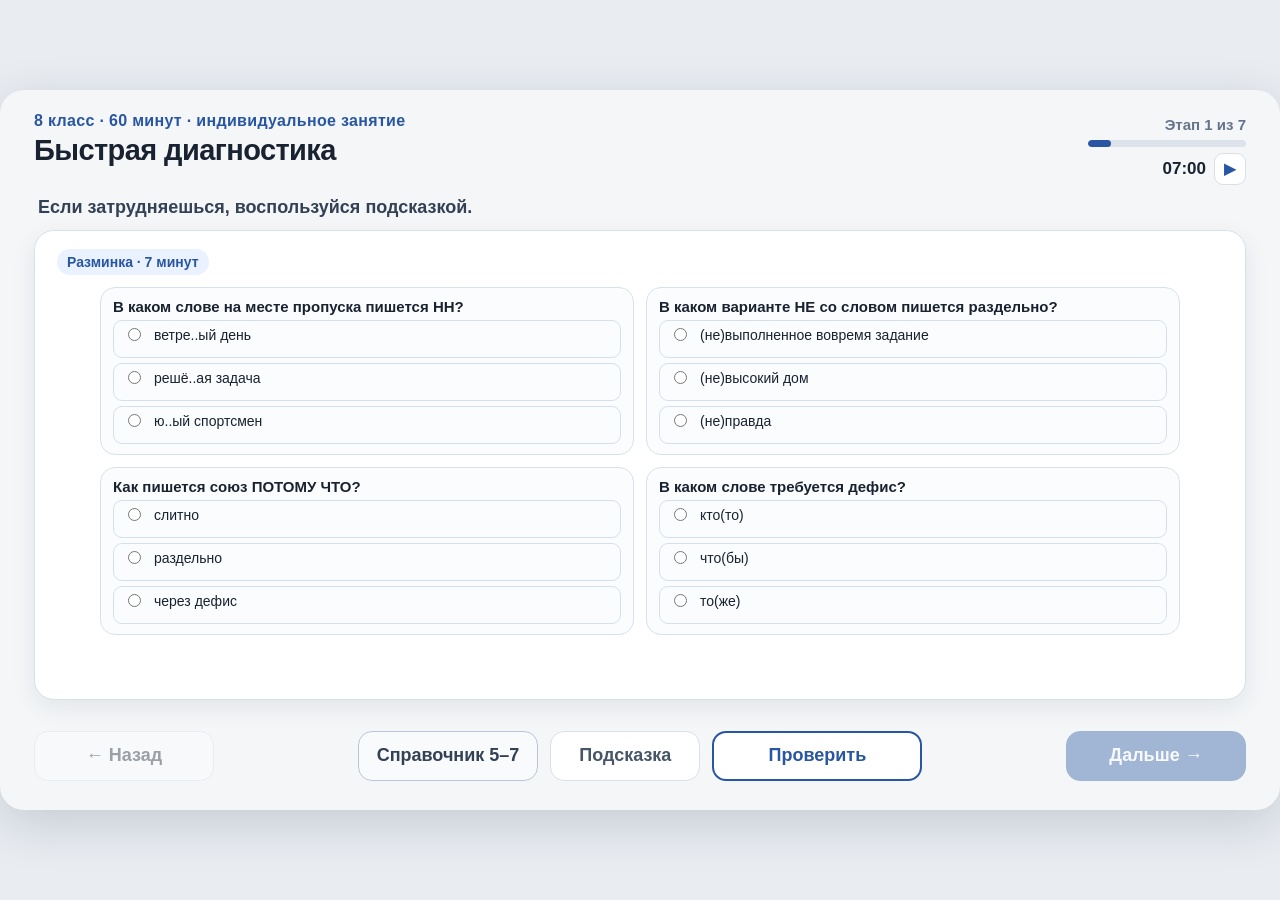
<file: 8 класс урок 1/index.html>
<!doctype html>
<html lang="ru">
<head>
  <meta charset="utf-8">
  <meta name="viewport" content="width=device-width, initial-scale=1">
  <meta name="theme-color" content="#2856a3">
  <title>8 класс. Связная речь: повествование, рассуждение, диалог</title>
  <link rel="stylesheet" href="style.css">
  <link rel="stylesheet" href="compact.css">
  <link rel="stylesheet" href="reference.css">
  <link rel="stylesheet" href="practice.css">
</head>
<body>
  <div id="viewport"><div id="scaled-wrap">
    <main id="app" aria-label="Интерактивный урок русского языка для 8 класса">
      <header class="topbar">
        <div class="title-wrap">
          <div class="eyebrow">8 класс · 60 минут · индивидуальное занятие</div>
          <h1 id="screenTitle">Связная речь: повествование, рассуждение, диалог</h1>
        </div>
        <div class="progress">
          <span id="progressText">Этап 1 из 7</span>
          <div class="progress-line"><div class="progress-fill" id="progressFill"></div></div>
          <div class="timer-row"><span id="timerDisplay">07:00</span><button id="timerBtn" type="button">▶</button></div>
        </div>
      </header>

      <section class="screen">
        <div class="instruction" id="instruction"></div>
        <div class="workspace" id="workspace"></div>
      </section>

      <footer class="footer">
        <button class="nav-btn" id="backBtn" type="button">← Назад</button>
        <div class="center-actions">
          <button class="hint-btn" id="hintBtn" type="button">Подсказка</button>
          <button class="check-btn" id="checkBtn" type="button">Проверить</button>
        </div>
        <button class="nav-btn next-btn" id="nextBtn" type="button" disabled>Дальше →</button>
      </footer>

      <div class="overlay hidden" id="hintOverlay" role="dialog" aria-modal="true" aria-labelledby="hintTitle">
        <div class="memo">
          <div class="memo-icon">?</div>
          <div>
            <h2 id="hintTitle">Подсказка</h2>
            <p id="hintText"></p>
            <div class="hint-actions">
              <button id="moreHint" type="button">Показать алгоритм</button>
              <button id="closeHint" type="button">Понятно</button>
            </div>
          </div>
        </div>
      </div>
    </main>
  </div></div>
  <script src="script.js"></script>
  <script src="override.js"></script>
  <script src="fixes.js"></script>
  <script src="dialog-fix.js"></script>
  <script src="reference.js"></script>
  <script src="practice.js"></script>
</body>
</html>
</file>
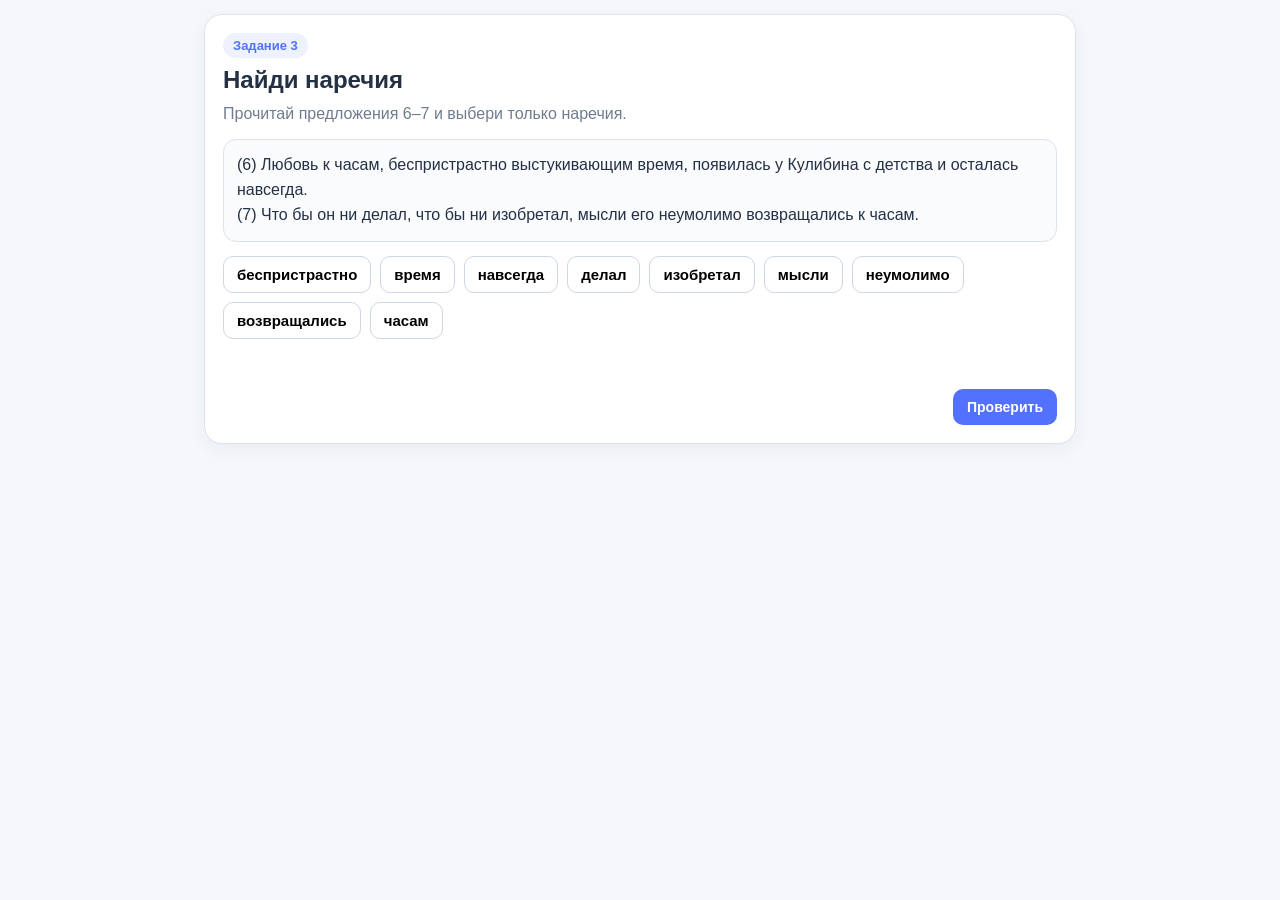
<file: adverb-01/index.html>
<!DOCTYPE html><html lang="ru"><head><meta charset="UTF-8"><meta name="viewport" content="width=device-width,initial-scale=1"><title>Наречия — найди и разбери</title><style>:root{--bg:#f5f7fb;--card:#fff;--text:#243044;--muted:#6f7c8f;--line:#dce3ed;--accent:#5271ff;--soft:#eef2ff;--good:#29965e;--goodbg:#ebfff4;--bad:#d55454;--badbg:#fff0f0}*{box-sizing:border-box}body{margin:0;background:var(--bg);color:var(--text);font-family:Arial,"Segoe UI",sans-serif}.app{max-width:900px;margin:auto;padding:14px}.panel{background:var(--card);border:1px solid var(--line);border-radius:18px;padding:18px;box-shadow:0 5px 18px rgba(30,45,70,.06)}.kicker{display:inline-block;padding:5px 10px;border-radius:16px;background:var(--soft);color:var(--accent);font-size:13px;font-weight:700}h1{font-size:24px;margin:8px 0}.lead{color:var(--muted);line-height:1.45;margin:0 0 14px}.source{background:#fafbfd;border:1px solid var(--line);border-radius:13px;padding:13px;line-height:1.55;margin:12px 0}.chips{display:flex;flex-wrap:wrap;gap:9px;margin:14px 0}.chip{border:1px solid #cfd7e2;background:#fff;border-radius:10px;padding:9px 13px;font-size:15px;font-weight:700;cursor:pointer}.chip.selected{border-color:var(--accent);background:var(--soft);outline:2px solid rgba(82,113,255,.12)}.chip.correct{border-color:var(--good);background:var(--goodbg)}.chip.wrong{border-color:var(--bad);background:var(--badbg)}.nav{display:flex;gap:9px;align-items:center;margin-top:14px}.spacer{flex:1}.btn{border:0;border-radius:10px;padding:10px 14px;font-weight:700;font-size:14px;cursor:pointer}.primary{background:var(--accent);color:#fff}.secondary{background:#e8edf4;color:var(--text)}.result{min-height:22px;margin-top:10px;font-size:14px;font-weight:700}.good{color:var(--good)}.bad{color:var(--bad)}.word{font-size:27px;font-weight:800;margin:12px 0 4px}.morph-row{display:flex;gap:8px;flex-wrap:wrap;align-items:flex-start;margin:16px 0}.morph{display:flex;flex-direction:column;gap:6px;align-items:center}.segment{min-width:64px;text-align:center;padding:10px 12px;border-radius:10px;background:var(--soft);font-size:18px;font-weight:800}.morph select{border:1px solid #cfd7e2;border-radius:8px;padding:7px 8px;background:#fff;font-size:13px}.morph select.correct{border-color:var(--good);background:var(--goodbg)}.morph select.wrong{border-color:var(--bad);background:var(--badbg)}.progress{font-size:13px;color:var(--muted);font-weight:700}.summary{background:#fafbfd;border:1px solid var(--line);border-radius:13px;padding:14px;line-height:1.5}@media(max-width:560px){.app{padding:8px}.panel{padding:14px}h1{font-size:21px}.nav{flex-wrap:wrap}.spacer{display:none}.btn{flex:1}.segment{min-width:54px;font-size:16px}}</style></head><body><main class="app"><section id="panel" class="panel"></section></main><script>const sentences=['(6) Любовь к часам, беспристрастно выстукивающим время, появилась у Кулибина с детства и осталась навсегда.','(7) Что бы он ни делал, что бы ни изобретал, мысли его неумолимо возвращались к часам.'];const candidates=['беспристрастно','время','навсегда','делал','изобретал','мысли','неумолимо','возвращались','часам'];const targets=new Set(['беспристрастно','навсегда','неумолимо']);const parses=[{word:'беспристрастно',parts:[['бес','приставка'],['при','приставка'],['страст','корень'],['н','суффикс'],['о','суффикс']]},{word:'навсегда',parts:[['на','приставка'],['всегда','корень']]},{word:'неумолимо',parts:[['не','приставка'],['у','приставка'],['мол','корень'],['им','суффикс'],['о','суффикс']]}];let stage=0,parseIndex=0;const selected=new Set();const morphAnswers=parses.map(p=>Array(p.parts.length).fill(''));const panel=document.getElementById('panel');function render(){if(stage===0)return renderFind();if(stage===1)return renderParse();renderDone()}function renderFind(){panel.innerHTML=`<div class="kicker">Задание 3</div><h1>Найди наречия</h1><p class="lead">Прочитай предложения 6–7 и выбери только наречия.</p><div class="source">${sentences.join('<br>')}</div><div class="chips">${candidates.map(w=>`<button class="chip ${selected.has(w)?'selected':''}" data-w="${w}">${w}</button>`).join('')}</div><div id="res" class="result"></div><div class="nav"><span class="spacer"></span><button id="check" class="btn primary">Проверить</button></div>`;document.querySelectorAll('.chip').forEach(b=>b.onclick=()=>{b.classList.toggle('selected');selected.has(b.dataset.w)?selected.delete(b.dataset.w):selected.add(b.dataset.w);clearFindMarks()});document.getElementById('check').onclick=checkFind}function clearFindMarks(){document.querySelectorAll('.chip').forEach(b=>b.classList.remove('correct','wrong'));const r=document.getElementById('res');if(r){r.textContent='';r.className='result'}}function checkFind(){let ok=true;document.querySelectorAll('.chip').forEach(b=>{const should=targets.has(b.dataset.w),has=selected.has(b.dataset.w);b.classList.remove('correct','wrong');if(has&&should)b.classList.add('correct');else if(has&&!should){b.classList.add('wrong');ok=false}else if(!has&&should)ok=false});const r=document.getElementById('res');if(ok&&selected.size===targets.size){r.textContent='Верно. Переходим к морфемному разбору.';r.className='result good';const nav=document.querySelector('.nav');nav.innerHTML=`<button class="btn secondary" onclick="stage=0;render()">← Назад</button><span class="spacer"></span><button class="btn primary" onclick="stage=1;parseIndex=0;render()">К разбору →</button>`}else{r.textContent='Есть неточности. Исправь выбор и проверь ещё раз.';r.className='result bad'}}function renderParse(){const p=parses[parseIndex];panel.innerHTML=`<div class="kicker">Морфемный разбор</div><div class="progress">Слово ${parseIndex+1} из ${parses.length}</div><h1>Определи морфемы</h1><p class="lead">Для каждой части слова выбери её роль.</p><div class="word">${p.word}</div><div class="morph-row">${p.parts.map((part,i)=>`<div class="morph"><div class="segment">${part[0]}</div><select data-i="${i}"><option value="">?</option><option ${morphAnswers[parseIndex][i]==='приставка'?'selected':''}>приставка</option><option ${morphAnswers[parseIndex][i]==='корень'?'selected':''}>корень</option><option ${morphAnswers[parseIndex][i]==='суффикс'?'selected':''}>суффикс</option></select></div>`).join('')}</div><div id="res" class="result"></div><div class="nav"><button id="prev" class="btn secondary">← Назад</button><span class="spacer"></span><button id="check" class="btn primary">Проверить</button><button id="next" class="btn secondary">${parseIndex===parses.length-1?'Завершить →':'Дальше →'}</button></div>`;document.querySelectorAll('select').forEach(s=>s.onchange=()=>{morphAnswers[parseIndex][+s.dataset.i]=s.value;s.classList.remove('correct','wrong');document.getElementById('res').textContent=''});document.getElementById('prev').onclick=()=>{if(parseIndex===0){stage=0;render()}else{parseIndex--;render()}};document.getElementById('next').onclick=()=>{if(parseIndex===parses.length-1){stage=2;render()}else{parseIndex++;render()}};document.getElementById('check').onclick=()=>checkParse(p)}function checkParse(p){let c=0;document.querySelectorAll('select').forEach((s,i)=>{s.classList.remove('correct','wrong');if(morphAnswers[parseIndex][i]===p.parts[i][1]){s.classList.add('correct');c++}else s.classList.add('wrong')});const r=document.getElementById('res');r.textContent=c===p.parts.length?'Всё верно.':`Верно ${c} из ${p.parts.length}.`;r.className='result '+(c===p.parts.length?'good':'bad')}function renderDone(){let total=0,correct=0;parses.forEach((p,pi)=>p.parts.forEach((part,i)=>{total++;if(morphAnswers[pi][i]===part[1])correct++}));panel.innerHTML=`<div class="kicker">Готово</div><h1>Наречия и морфемный разбор</h1><div class="summary">Наречия найдены: <b>беспристрастно, навсегда, неумолимо</b>.<br>Морфемный разбор: <b>${correct} из ${total}</b> элементов верно.</div><div class="nav"><button class="btn secondary" onclick="stage=1;parseIndex=2;render()">← Назад</button><span class="spacer"></span><button class="btn primary" onclick="selected.clear();morphAnswers.forEach(a=>a.fill(''));stage=0;parseIndex=0;render()">Пройти заново</button></div>`}render();</script></body></html>
</file>
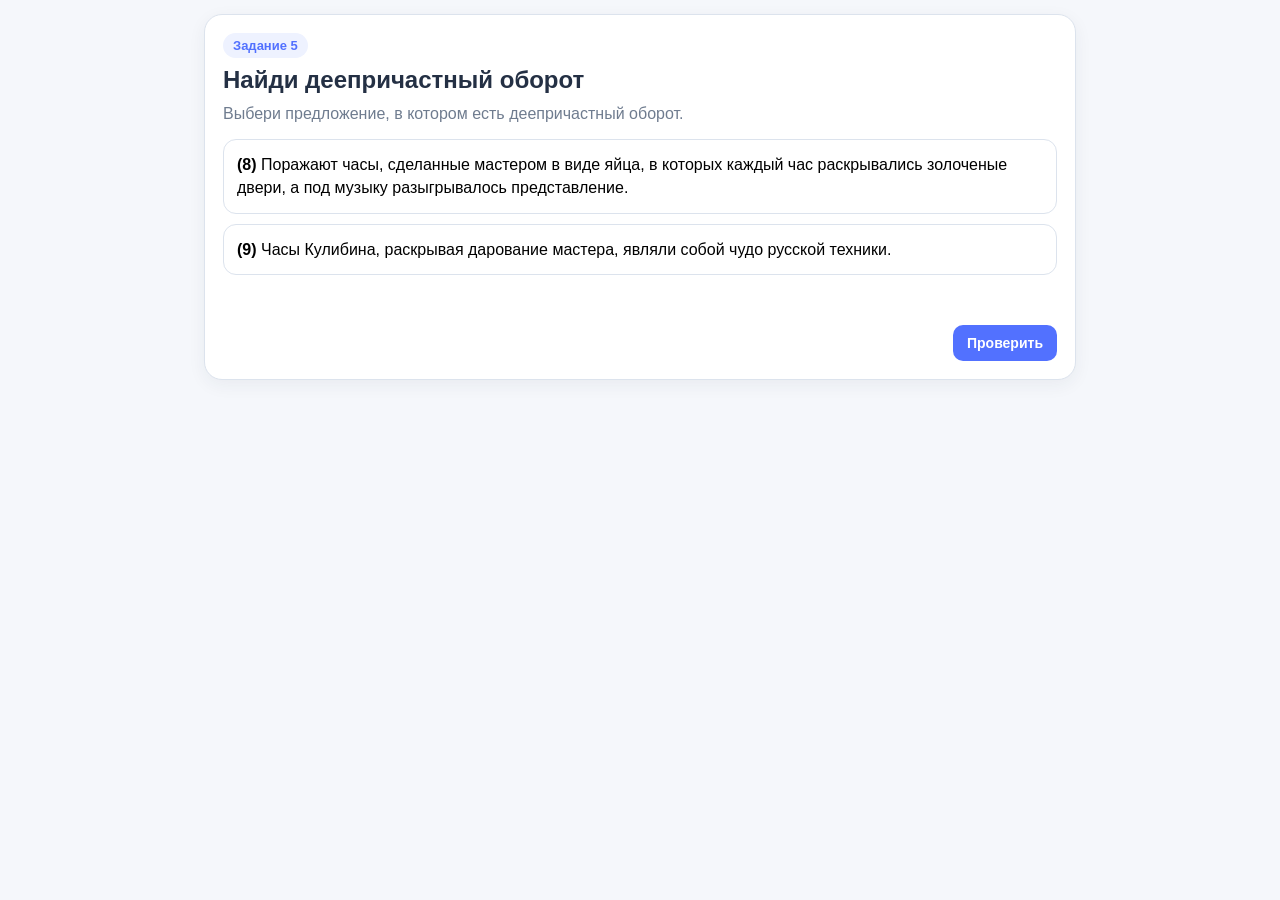
<file: gerund-phrase-01/index.html>
<!DOCTYPE html><html lang="ru"><head><meta charset="UTF-8"><meta name="viewport" content="width=device-width,initial-scale=1"><title>Деепричастный оборот</title><style>:root{--bg:#f5f7fb;--card:#fff;--text:#243044;--muted:#6f7c8f;--line:#dce3ed;--accent:#5271ff;--soft:#eef2ff;--good:#29965e;--goodbg:#ebfff4;--bad:#d55454;--badbg:#fff0f0}*{box-sizing:border-box}body{margin:0;background:var(--bg);color:var(--text);font-family:Arial,"Segoe UI",sans-serif}.app{max-width:900px;margin:auto;padding:14px}.panel{background:var(--card);border:1px solid var(--line);border-radius:18px;padding:18px;box-shadow:0 5px 18px rgba(30,45,70,.06)}.kicker{display:inline-block;padding:5px 10px;border-radius:16px;background:var(--soft);color:var(--accent);font-size:13px;font-weight:700}h1{font-size:24px;margin:8px 0}.lead{color:var(--muted);line-height:1.45;margin:0 0 14px}.cards{display:grid;gap:10px;margin:14px 0}.sentence-card{border:1px solid var(--line);border-radius:13px;background:#fff;padding:13px;text-align:left;font-size:16px;line-height:1.45;cursor:pointer}.sentence-card.selected{border-color:var(--accent);background:var(--soft)}.sentence-card.correct{border-color:var(--good);background:var(--goodbg)}.sentence-card.wrong{border-color:var(--bad);background:var(--badbg)}.tokens{display:flex;flex-wrap:wrap;gap:7px;line-height:1.8;margin:16px 0}.token{border:1px solid #cfd7e2;background:#fff;border-radius:8px;padding:7px 9px;font-size:16px;cursor:pointer}.token.selected{border-color:var(--accent);background:var(--soft)}.token.correct{border-color:var(--good);background:var(--goodbg)}.token.wrong{border-color:var(--bad);background:var(--badbg)}.nav{display:flex;gap:9px;align-items:center;margin-top:14px}.spacer{flex:1}.btn{border:0;border-radius:10px;padding:10px 14px;font-weight:700;font-size:14px;cursor:pointer}.primary{background:var(--accent);color:#fff}.secondary{background:#e8edf4;color:var(--text)}.result{min-height:22px;margin-top:10px;font-size:14px;font-weight:700}.good{color:var(--good)}.bad{color:var(--bad)}@media(max-width:560px){.app{padding:8px}.panel{padding:14px}h1{font-size:21px}.nav{flex-wrap:wrap}.spacer{display:none}.btn{flex:1}}</style></head><body><main class="app"><section id="panel" class="panel"></section></main><script>const data=[{n:8,text:'Поражают часы, сделанные мастером в виде яйца, в которых каждый час раскрывались золоченые двери, а под музыку разыгрывалось представление.'},{n:9,text:'Часы Кулибина, раскрывая дарование мастера, являли собой чудо русской техники.'}];const targetSentence=9;let stage=0,selectedSentence=null;const selectedTokens=new Set();const panel=document.getElementById('panel');function render(){stage===0?renderChoose():renderHighlight()}function renderChoose(){panel.innerHTML=`<div class="kicker">Задание 5</div><h1>Найди деепричастный оборот</h1><p class="lead">Выбери предложение, в котором есть деепричастный оборот.</p><div class="cards">${data.map(x=>`<button class="sentence-card ${selectedSentence===x.n?'selected':''}" data-n="${x.n}"><b>(${x.n})</b> ${x.text}</button>`).join('')}</div><div id="res" class="result"></div><div class="nav"><span class="spacer"></span><button id="check" class="btn primary">Проверить</button></div>`;document.querySelectorAll('.sentence-card').forEach(b=>b.onclick=()=>{selectedSentence=+b.dataset.n;renderChoose()});document.getElementById('check').onclick=checkSentence}function checkSentence(){document.querySelectorAll('.sentence-card').forEach(b=>{const n=+b.dataset.n;b.classList.remove('correct','wrong');if(n===selectedSentence)b.classList.add(n===targetSentence?'correct':'wrong')});const r=document.getElementById('res');if(selectedSentence===targetSentence){r.textContent='Верно. Теперь выдели сам деепричастный оборот.';r.className='result good';document.querySelector('.nav').innerHTML=`<button class="btn secondary" onclick="stage=0;render()">← Назад</button><span class="spacer"></span><button class="btn primary" onclick="stage=1;render()">Дальше →</button>`}else{r.textContent='Попробуй ещё раз.';r.className='result bad'}}function renderHighlight(){const words=['Часы','Кулибина,','раскрывая','дарование','мастера,','являли','собой','чудо','русской','техники.'];panel.innerHTML=`<div class="kicker">Деепричастный оборот</div><h1>Выдели оборот</h1><p class="lead">Нажми на все слова, входящие в деепричастный оборот.</p><div class="tokens">${words.map((w,i)=>`<button class="token ${selectedTokens.has(i)?'selected':''}" data-i="${i}">${w}</button>`).join('')}</div><div id="res" class="result"></div><div class="nav"><button class="btn secondary" onclick="stage=0;render()">← Назад</button><span class="spacer"></span><button id="check" class="btn primary">Проверить</button></div>`;document.querySelectorAll('.token').forEach(b=>b.onclick=()=>{const i=+b.dataset.i;selectedTokens.has(i)?selectedTokens.delete(i):selectedTokens.add(i);renderHighlight()});document.getElementById('check').onclick=checkTokens}function checkTokens(){const correct=new Set([2,3,4]);let ok=selectedTokens.size===correct.size&&[...correct].every(i=>selectedTokens.has(i));document.querySelectorAll('.token').forEach(b=>{const i=+b.dataset.i;b.classList.remove('correct','wrong');if(selectedTokens.has(i))b.classList.add(correct.has(i)?'correct':'wrong')});const r=document.getElementById('res');r.textContent=ok?'Верно: раскрывая дарование мастера.':'Есть неточности. Проверь границы оборота.';r.className='result '+(ok?'good':'bad')}render();</script></body></html>
</file>
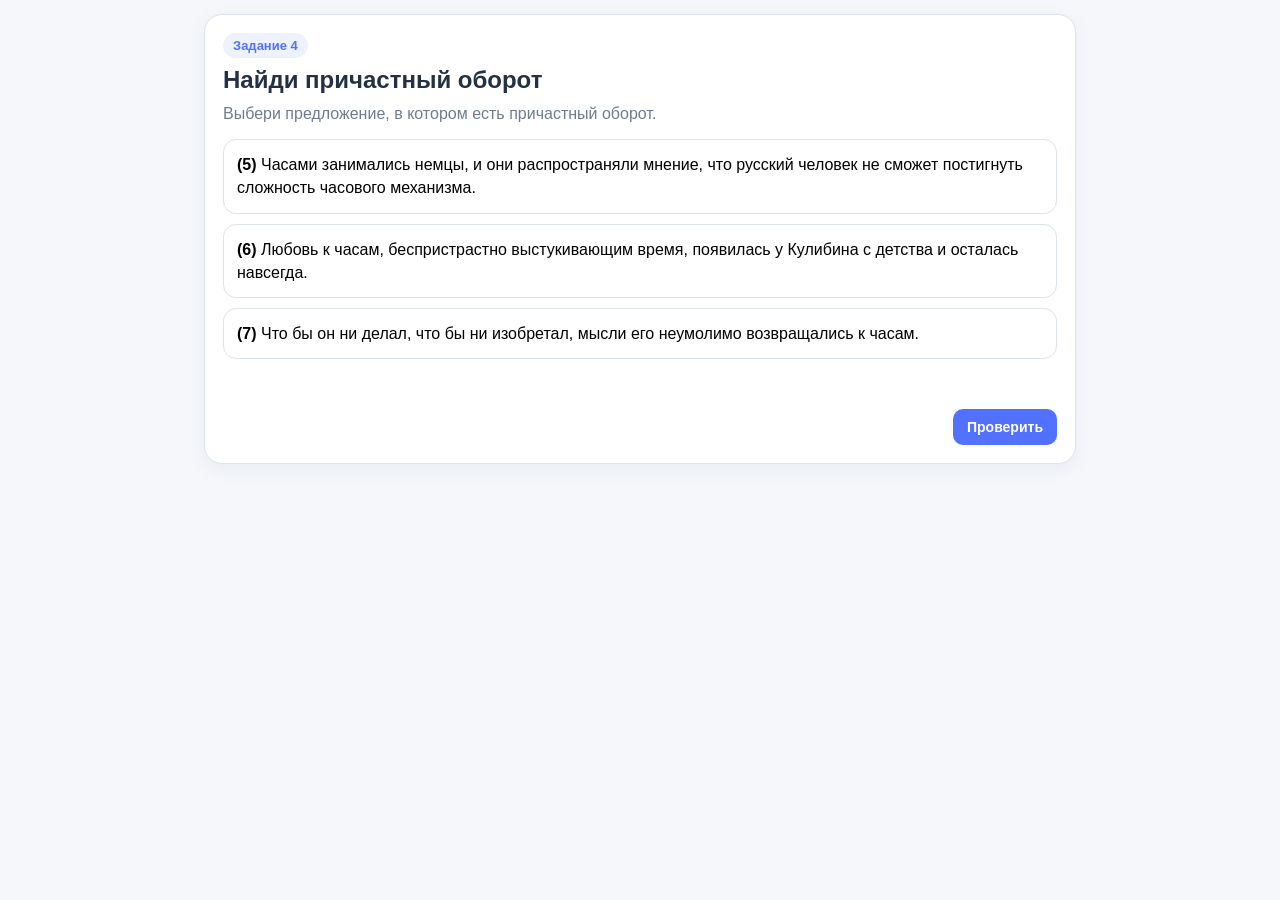
<file: participial-phrase-01/index.html>
<!DOCTYPE html><html lang="ru"><head><meta charset="UTF-8"><meta name="viewport" content="width=device-width,initial-scale=1"><title>Причастный оборот</title><style>:root{--bg:#f5f7fb;--card:#fff;--text:#243044;--muted:#6f7c8f;--line:#dce3ed;--accent:#5271ff;--soft:#eef2ff;--good:#29965e;--goodbg:#ebfff4;--bad:#d55454;--badbg:#fff0f0}*{box-sizing:border-box}body{margin:0;background:var(--bg);color:var(--text);font-family:Arial,"Segoe UI",sans-serif}.app{max-width:900px;margin:auto;padding:14px}.panel{background:var(--card);border:1px solid var(--line);border-radius:18px;padding:18px;box-shadow:0 5px 18px rgba(30,45,70,.06)}.kicker{display:inline-block;padding:5px 10px;border-radius:16px;background:var(--soft);color:var(--accent);font-size:13px;font-weight:700}h1{font-size:24px;margin:8px 0}.lead{color:var(--muted);line-height:1.45;margin:0 0 14px}.cards{display:grid;gap:10px;margin:14px 0}.sentence-card{border:1px solid var(--line);border-radius:13px;background:#fff;padding:13px;text-align:left;font-size:16px;line-height:1.45;cursor:pointer}.sentence-card.selected{border-color:var(--accent);background:var(--soft)}.sentence-card.correct{border-color:var(--good);background:var(--goodbg)}.sentence-card.wrong{border-color:var(--bad);background:var(--badbg)}.tokens{display:flex;flex-wrap:wrap;gap:7px;line-height:1.8;margin:16px 0}.token{border:1px solid #cfd7e2;background:#fff;border-radius:8px;padding:7px 9px;font-size:16px;cursor:pointer}.token.selected{border-color:var(--accent);background:var(--soft)}.token.correct{border-color:var(--good);background:var(--goodbg)}.token.wrong{border-color:var(--bad);background:var(--badbg)}.nav{display:flex;gap:9px;align-items:center;margin-top:14px}.spacer{flex:1}.btn{border:0;border-radius:10px;padding:10px 14px;font-weight:700;font-size:14px;cursor:pointer}.primary{background:var(--accent);color:#fff}.secondary{background:#e8edf4;color:var(--text)}.result{min-height:22px;margin-top:10px;font-size:14px;font-weight:700}.good{color:var(--good)}.bad{color:var(--bad)}@media(max-width:560px){.app{padding:8px}.panel{padding:14px}h1{font-size:21px}.nav{flex-wrap:wrap}.spacer{display:none}.btn{flex:1}}</style></head><body><main class="app"><section id="panel" class="panel"></section></main><script>const data=[{n:5,text:'Часами занимались немцы, и они распространяли мнение, что русский человек не сможет постигнуть сложность часового механизма.'},{n:6,text:'Любовь к часам, беспристрастно выстукивающим время, появилась у Кулибина с детства и осталась навсегда.'},{n:7,text:'Что бы он ни делал, что бы ни изобретал, мысли его неумолимо возвращались к часам.'}];const targetSentence=6;const targetTokens=['беспристрастно','выстукивающим','время'];let stage=0,selectedSentence=null;const selectedTokens=new Set();const panel=document.getElementById('panel');function render(){stage===0?renderChoose():renderHighlight()}function renderChoose(){panel.innerHTML=`<div class="kicker">Задание 4</div><h1>Найди причастный оборот</h1><p class="lead">Выбери предложение, в котором есть причастный оборот.</p><div class="cards">${data.map(x=>`<button class="sentence-card ${selectedSentence===x.n?'selected':''}" data-n="${x.n}"><b>(${x.n})</b> ${x.text}</button>`).join('')}</div><div id="res" class="result"></div><div class="nav"><span class="spacer"></span><button id="check" class="btn primary">Проверить</button></div>`;document.querySelectorAll('.sentence-card').forEach(b=>b.onclick=()=>{selectedSentence=+b.dataset.n;renderChoose()});document.getElementById('check').onclick=checkSentence}function checkSentence(){const cards=[...document.querySelectorAll('.sentence-card')];cards.forEach(b=>{const n=+b.dataset.n;b.classList.remove('correct','wrong');if(n===selectedSentence)b.classList.add(n===targetSentence?'correct':'wrong')});const r=document.getElementById('res');if(selectedSentence===targetSentence){r.textContent='Верно. Теперь выдели сам причастный оборот.';r.className='result good';document.querySelector('.nav').innerHTML=`<button class="btn secondary" onclick="stage=0;render()">← Назад</button><span class="spacer"></span><button class="btn primary" onclick="stage=1;render()">Дальше →</button>`}else{r.textContent='Попробуй ещё раз.';r.className='result bad'}}function renderHighlight(){const words=['Любовь','к','часам,','беспристрастно','выстукивающим','время,','появилась','у','Кулибина','с','детства','и','осталась','навсегда.'];panel.innerHTML=`<div class="kicker">Причастный оборот</div><h1>Выдели оборот</h1><p class="lead">Нажми на все слова, входящие в причастный оборот.</p><div class="tokens">${words.map((w,i)=>`<button class="token ${selectedTokens.has(i)?'selected':''}" data-i="${i}">${w}</button>`).join('')}</div><div id="res" class="result"></div><div class="nav"><button class="btn secondary" onclick="stage=0;render()">← Назад</button><span class="spacer"></span><button id="check" class="btn primary">Проверить</button></div>`;document.querySelectorAll('.token').forEach(b=>b.onclick=()=>{const i=+b.dataset.i;selectedTokens.has(i)?selectedTokens.delete(i):selectedTokens.add(i);renderHighlight()});document.getElementById('check').onclick=checkTokens}function checkTokens(){const correct=new Set([3,4,5]);let ok=selectedTokens.size===correct.size&&[...correct].every(i=>selectedTokens.has(i));document.querySelectorAll('.token').forEach(b=>{const i=+b.dataset.i;b.classList.remove('correct','wrong');if(selectedTokens.has(i))b.classList.add(correct.has(i)?'correct':'wrong')});const r=document.getElementById('res');r.textContent=ok?'Верно: беспристрастно выстукивающим время.':'Есть неточности. Проверь границы оборота.';r.className='result '+(ok?'good':'bad')}render();</script></body></html>
</file>
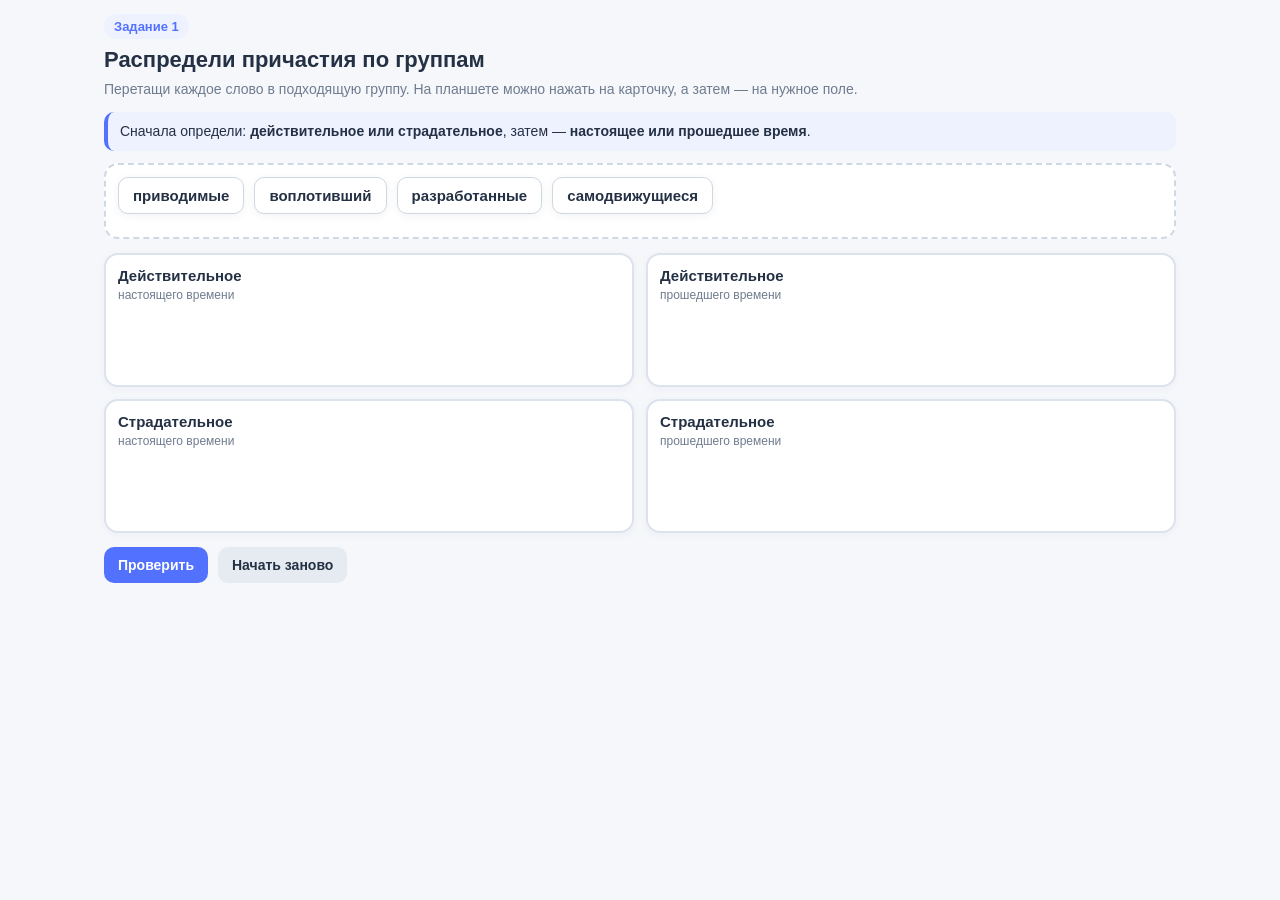
<file: participle-01/index.html>
<!DOCTYPE html>
<html lang="ru">
<head>
  <meta charset="UTF-8">
  <meta name="viewport" content="width=device-width, initial-scale=1.0">
  <title>Причастие — распределение по группам</title>
  <link rel="stylesheet" href="style.css">
</head>
<body>
  <div class="exercise">
    <header class="top">
      <div class="number">Задание 1</div>
      <h1>Распредели причастия по группам</h1>
      <p>Перетащи каждое слово в подходящую группу. На планшете можно нажать на карточку, а затем — на нужное поле.</p>
    </header>

    <div class="hint">
      Сначала определи: <b>действительное или страдательное</b>, затем — <b>настоящее или прошедшее время</b>.
    </div>

    <div id="bank" class="bank"></div>

    <div class="grid">
      <section class="zone" data-zone="act-pres">
        <div class="zone-title"><strong>Действительное</strong><span>настоящего времени</span></div>
        <div class="drop"></div>
      </section>
      <section class="zone" data-zone="act-past">
        <div class="zone-title"><strong>Действительное</strong><span>прошедшего времени</span></div>
        <div class="drop"></div>
      </section>
      <section class="zone" data-zone="pass-pres">
        <div class="zone-title"><strong>Страдательное</strong><span>настоящего времени</span></div>
        <div class="drop"></div>
      </section>
      <section class="zone" data-zone="pass-past">
        <div class="zone-title"><strong>Страдательное</strong><span>прошедшего времени</span></div>
        <div class="drop"></div>
      </section>
    </div>

    <div class="controls">
      <button id="checkBtn" class="check">Проверить</button>
      <button id="resetBtn" class="reset">Начать заново</button>
    </div>

    <div id="result" class="result" aria-live="polite"></div>
  </div>

  <script src="script.js"></script>
</body>
</html>
</file>
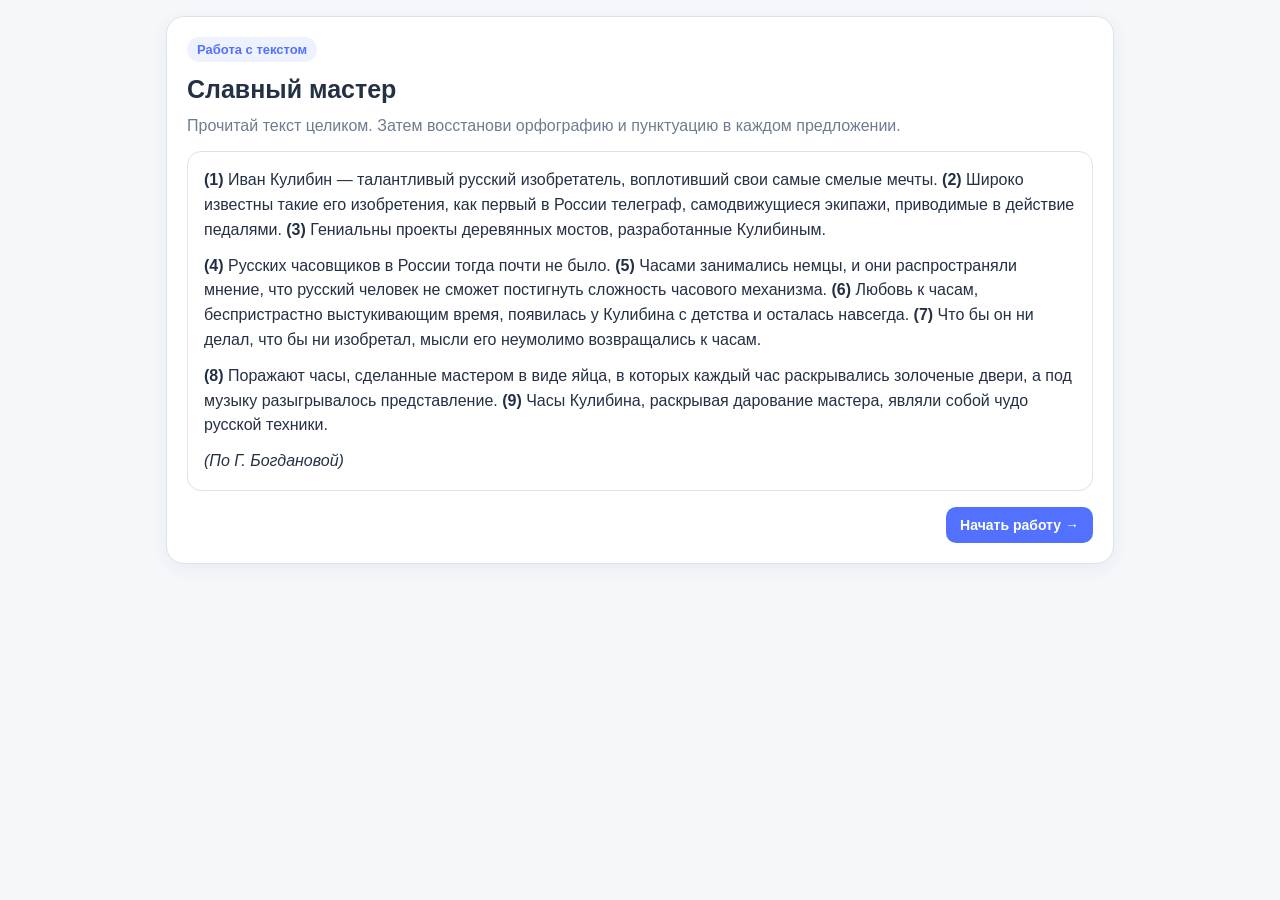
<file: text-01-read-spell-punct/index.html>
<!DOCTYPE html>
<html lang="ru">
<head>
<meta charset="UTF-8">
<meta name="viewport" content="width=device-width, initial-scale=1.0">
<title>Славный мастер — орфография и пунктуация</title>
<style>
:root{--bg:#f5f7fb;--card:#fff;--text:#243044;--muted:#6f7c8f;--line:#dce3ed;--accent:#5271ff;--accent-soft:#eef2ff;--good:#29965e;--good-bg:#ebfff4;--bad:#d55454;--bad-bg:#fff0f0}
*{box-sizing:border-box}html,body{margin:0;min-height:100%;font-family:Arial,"Segoe UI",sans-serif;background:var(--bg);color:var(--text)}
.app{max-width:980px;margin:0 auto;padding:16px}.screen{background:var(--card);border:1px solid var(--line);border-radius:18px;padding:20px;box-shadow:0 5px 18px rgba(30,45,70,.06)}
.kicker{display:inline-block;padding:5px 10px;border-radius:16px;background:var(--accent-soft);color:var(--accent);font-size:13px;font-weight:700;margin-bottom:8px}
h1{font-size:25px;margin:4px 0 10px;line-height:1.2}.lead,.instruction{color:var(--muted);line-height:1.45;margin:0 0 14px}.text-card,.task-card{border:1px solid var(--line);border-radius:14px;padding:16px;background:#fff}.text-card p{margin:0 0 11px;line-height:1.55}.text-card p:last-child{margin-bottom:0}.task-title{font-size:21px}
.sentence{font-size:20px;line-height:2.05;padding:8px 0}.choice{display:inline-block;margin:0 2px}select{font:inherit;font-weight:700;color:var(--text);border:1px solid #cbd5e1;border-radius:8px;background:#fff;padding:4px 6px;min-width:46px;cursor:pointer}select.correct{border-color:var(--good);background:var(--good-bg);color:var(--good)}select.wrong{border-color:var(--bad);background:var(--bad-bg);color:var(--bad)}
.progress-wrap{margin-bottom:14px}.progress-row{display:flex;justify-content:space-between;align-items:center;gap:12px}.progress-label{font-size:13px;color:var(--muted);font-weight:700}.progress{height:6px;background:#e7ebf2;border-radius:99px;overflow:hidden}.progress span{display:block;height:100%;background:var(--accent)}
.nav{display:flex;align-items:center;gap:9px;margin-top:16px}.spacer{flex:1}.btn{border:0;border-radius:10px;padding:10px 14px;font-size:14px;font-weight:700;cursor:pointer}.btn-primary{background:var(--accent);color:#fff}.btn-secondary{background:#e8edf4;color:var(--text)}.result{min-height:22px;margin-top:12px;font-weight:700;font-size:14px}.result.good{color:var(--good)}.result.bad{color:var(--bad)}
.summary{display:grid;grid-template-columns:1fr 1fr;gap:12px;margin:16px 0}.summary-card{border:1px solid var(--line);border-radius:14px;padding:18px;text-align:center}.summary-num{font-size:28px;font-weight:800}.summary-label{color:var(--muted);margin-top:4px}.mistakes{background:#f8fafc;border-radius:12px;padding:14px;line-height:1.45}.mistakes ul{margin:8px 0 0;padding-left:20px}
@media(max-width:620px){.app{padding:8px}.screen{padding:14px;border-radius:14px}h1{font-size:22px}.sentence{font-size:17px;line-height:2.15}.summary{grid-template-columns:1fr}.nav{flex-wrap:wrap}.spacer{display:none}.btn{flex:1}.progress-row{align-items:flex-end}}
</style>
</head>
<body>
<main class="app"><section id="screen" class="screen" aria-live="polite"></section></main>
<script>
const fullText=[
'Иван Кулибин — талантливый русский изобретатель, воплотивший свои самые смелые мечты.',
'Широко известны такие его изобретения, как первый в России телеграф, самодвижущиеся экипажи, приводимые в действие педалями.',
'Гениальны проекты деревянных мостов, разработанные Кулибиным.',
'Русских часовщиков в России тогда почти не было.',
'Часами занимались немцы, и они распространяли мнение, что русский человек не сможет постигнуть сложность часового механизма.',
'Любовь к часам, беспристрастно выстукивающим время, появилась у Кулибина с детства и осталась навсегда.',
'Что бы он ни делал, что бы ни изобретал, мысли его неумолимо возвращались к часам.',
'Поражают часы, сделанные мастером в виде яйца, в которых каждый час раскрывались золоченые двери, а под музыку разыгрывалось представление.',
'Часы Кулибина, раскрывая дарование мастера, являли собой чудо русской техники.'
];
const S=(answer,options)=>({type:'spell',answer,options});
const P=(answer,options=['none',',','—'])=>({type:'punct',answer,options});
const tasks=[
['Иван Кулибин ',P('—',['none','—',',']),' талантл',S('и',['и','е']),'вый русский изобр',S('е',['е','и']),'татель',P(','),' воплотивший свои самые смелые мечты.'],
['Широко извес',S('т',['т','none']),'ны такие его изобретения, как первый в России телеграф',P(',',['none',',',';']),' самодвиж',S('у',['у','ю','а']),'щиеся экипажи',P(','),' пр',S('и',['и','е']),'водимые в действие п',S('е',['е','и']),'далями.'],
['Г',S('е',['е','и']),'ниальны проекты деревя',S('нн',['н','нн']),'ых мостов',P(','),' разработа',S('нн',['н','нн']),'ые Кулибиным.'],
['Русских часов',S('щ',['щ','ч','ш']),'иков в России тогда почти не было.'],
['Часами зан',S('и',['и','е']),'мались немцы',P(',',['none',',',';']),' и они ра',S('с',['с','з','сс']),'пространяли мнение',P(',',['none',',','—']),' что русский человек не сможет постигнуть сложность часового механизма.'],
['Любовь к часам',P(','),' беспр',S('и',['и','е']),'страстно выстукивающим время',P(','),' появилась у Кулибина с детства и осталась навсегда.'],
['Что ',S('бы',['бы','б']),' он ',S('ни',['не','ни']),' делал',P(',',['none',',',';']),' что ',S('бы',['бы','б']),' ',S('ни',['не','ни']),' изобретал',P(',',['none',',',';']),' мысли его ',S('не',['не','ни']),'умолимо возвр',S('а',['а','о']),'щались к часам.'],
['Пор',S('а',['а','о']),'жают часы',P(','),' сдела',S('нн',['н','нн']),'ые мастером в виде яйца',P(','),' в которых каждый час раскрывались золоче',S('н',['н','нн']),'ые двери',P(',',['none',',',';']),' а под музыку раз',S('ы',['ы','и']),'грывалось представление.'],
['Часы Кулибина',P(','),' раскрывая д',S('а',['а','о']),'рование мастера',P(','),' являли собой чудо русской техники.']
];
let page=0;
const answers=tasks.map(t=>Array(t.filter(x=>typeof x==='object').length).fill(null));
const checked=tasks.map(()=>false);
const screen=document.getElementById('screen');
function label(v,type){if(v==='none')return '∅';return v}
function esc(v){return String(v).replace(/&/g,'&amp;').replace(/"/g,'&quot;').replace(/</g,'&lt;').replace(/>/g,'&gt;')}
function render(){if(page===0)return renderReading();if(page===tasks.length+1)return renderSummary();renderTask(page-1)}
function renderReading(){screen.innerHTML=`<div class="kicker">Работа с текстом</div><h1>Славный мастер</h1><p class="lead">Прочитай текст целиком. Затем восстанови орфографию и пунктуацию в каждом предложении.</p><div class="text-card"><p>${fullText.slice(0,3).map((t,i)=>`<b>(${i+1})</b> ${t}`).join(' ')}</p><p>${fullText.slice(3,7).map((t,i)=>`<b>(${i+4})</b> ${t}`).join(' ')}</p><p>${fullText.slice(7).map((t,i)=>`<b>(${i+8})</b> ${t}`).join(' ')}</p><p><i>(По Г. Богдановой)</i></p></div><div class="nav"><span class="spacer"></span><button class="btn btn-primary" id="start">Начать работу →</button></div>`;document.getElementById('start').onclick=()=>{page=1;render()}}
function renderTask(idx){let c=0;const sentence=tasks[idx].map(part=>{if(typeof part==='string')return part;const n=c++;const saved=answers[idx][n];const options=['<option value="" disabled '+(saved===null?'selected':'')+'>?</option>'].concat(part.options.map(v=>`<option value="${esc(v)}" ${saved===v?'selected':''}>${label(v,part.type)}</option>`));return `<span class="choice"><select data-n="${n}">${options.join('')}</select></span>`}).join('');screen.innerHTML=`<div class="progress-wrap"><div class="progress-row"><span class="kicker">Орфография + пунктуация</span><span class="progress-label">Предложение ${idx+1} из ${tasks.length}</span></div><div class="progress"><span style="width:${((idx+1)/tasks.length)*100}%"></span></div></div><div class="task-card"><h1 class="task-title">Восстанови предложение</h1><p class="instruction">Выбери нужные буквы, написания и знаки. ∅ — знак не нужен.</p><div class="sentence">${sentence}</div><div id="result" class="result"></div></div><div class="nav"><button class="btn btn-secondary" id="prev">← Назад</button><span class="spacer"></span><button class="btn btn-primary" id="check">Проверить</button><button class="btn btn-secondary" id="next">${idx===tasks.length-1?'Завершить →':'Дальше →'}</button></div>`;document.querySelectorAll('select[data-n]').forEach(el=>el.onchange=()=>{answers[idx][+el.dataset.n]=el.value;checked[idx]=false;el.classList.remove('correct','wrong');const r=document.getElementById('result');r.textContent='';r.className='result'});document.getElementById('prev').onclick=()=>{page--;render()};document.getElementById('next').onclick=()=>{page++;render()};document.getElementById('check').onclick=()=>checkTask(idx);if(checked[idx])checkTask(idx)}
function checkTask(idx){const expected=tasks[idx].filter(x=>typeof x==='object');const selects=[...document.querySelectorAll('select[data-n]')];let filled=0,correct=0;selects.forEach((el,i)=>{el.classList.remove('correct','wrong');const v=answers[idx][i];if(v!==null){filled++;if(v===expected[i].answer){correct++;el.classList.add('correct')}else el.classList.add('wrong')}});checked[idx]=true;const r=document.getElementById('result');if(filled<expected.length){r.textContent=`Заполнено ${filled} из ${expected.length}. Можно продолжить и вернуться позже.`;r.className='result bad'}else if(correct===expected.length){r.textContent='Всё верно.';r.className='result good'}else{r.textContent=`Верно ${correct} из ${expected.length}. Исправь подсвеченные места или переходи дальше.`;r.className='result bad'}}
function renderSummary(){let st=0,sc=0,pt=0,pc=0;const trouble=[];tasks.forEach((task,idx)=>{let i=0,w=0;task.forEach(part=>{if(typeof part==='string')return;const v=answers[idx][i++];if(part.type==='spell'){st++;if(v===part.answer)sc++;else w++}else{pt++;if(v===part.answer)pc++;else w++}});if(w)trouble.push(idx+1)});screen.innerHTML=`<div class="kicker">Готово</div><h1>Результат работы</h1><p class="lead">Диагностический итог показывает, к каким предложениям стоит вернуться.</p><div class="summary"><div class="summary-card"><div class="summary-num">${sc} / ${st}</div><div class="summary-label">Орфография</div></div><div class="summary-card"><div class="summary-num">${pc} / ${pt}</div><div class="summary-label">Пунктуация</div></div></div><div class="mistakes"><b>${trouble.length?'Стоит ещё посмотреть предложения:':'Все предложения выполнены без ошибок.'}</b>${trouble.length?`<ul>${trouble.map(n=>`<li>Предложение ${n}</li>`).join('')}</ul>`:''}</div><div class="nav"><button class="btn btn-secondary" id="back">← Назад</button><span class="spacer"></span><button class="btn btn-primary" id="again">Пройти заново</button></div>`;document.getElementById('back').onclick=()=>{page=tasks.length;render()};document.getElementById('again').onclick=()=>{answers.forEach(a=>a.fill(null));checked.fill(false);page=0;render()}}
render();
</script>
</body>
</html>
</file>
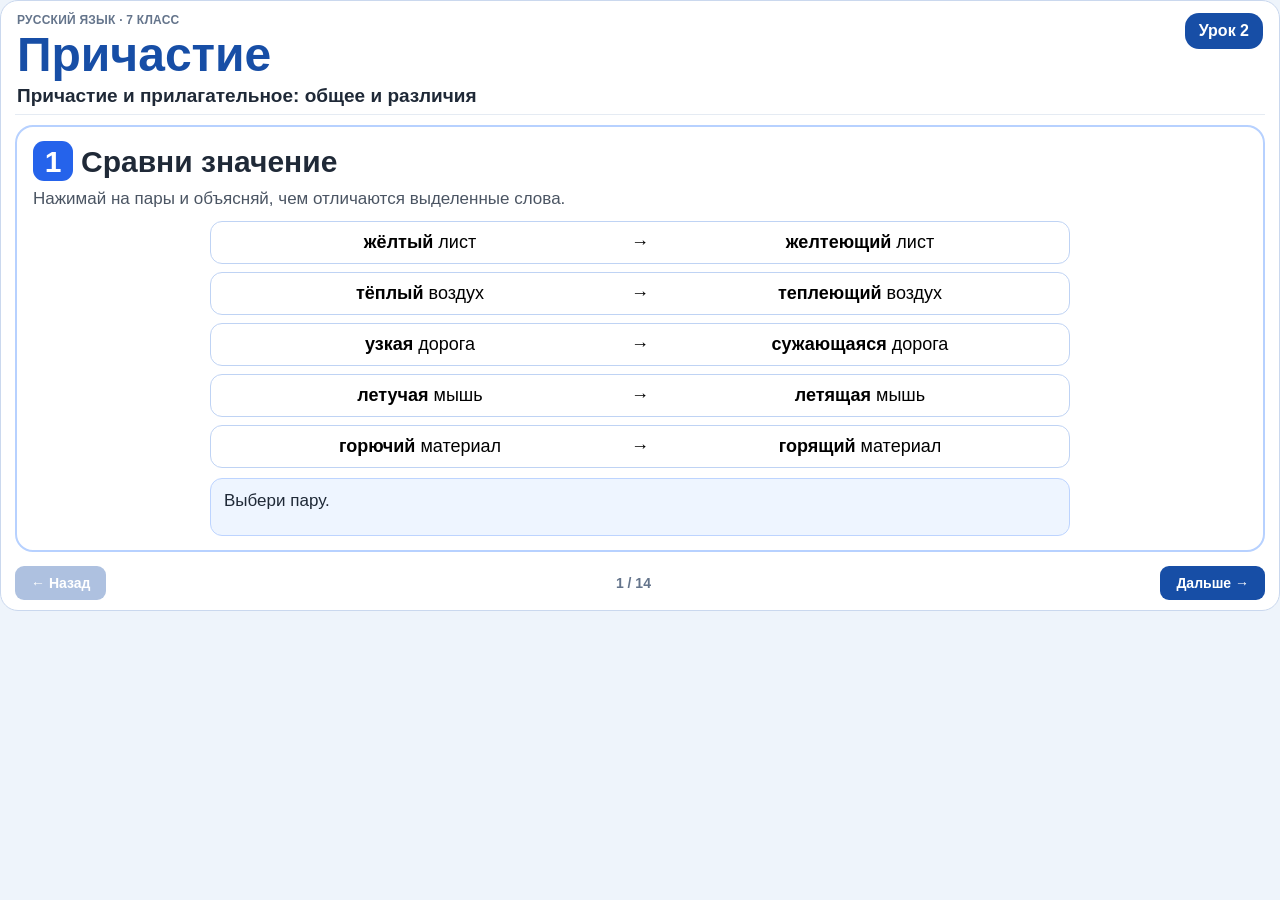
<file: урок 2/index.html>
<!doctype html><html lang="ru"><head><meta charset="utf-8"><meta name="viewport" content="width=device-width,initial-scale=1"><title>Урок 2 — Причастие</title><link rel="stylesheet" href="style-v2.css"></head><body><main><div class="stage"><section class="lesson-screen active"><header class="lesson-header"><div><div class="eyebrow">РУССКИЙ ЯЗЫК · 7 КЛАСС</div><h1>Причастие</h1><p>Причастие и прилагательное: общее и различия</p></div><div class="lesson-badge">Урок 2</div></header><section class="panel observe-panel"><div class="panel-title"><span>1</span>Сравни значение</div><p class="task-text">Нажимай на пары и объясняй, чем отличаются выделенные слова.</p><div class="pair-list"><button class="meaning-pair" data-note="Жёлтый — уже имеющийся цвет. Желтеющий — лист желтеет, происходит изменение."><span><b>жёлтый</b> лист</span><span>→</span><span><b>желтеющий</b> лист</span></button><button class="meaning-pair" data-note="Тёплый — уже имеющийся признак. Теплеющий — воздух становится теплее."><span><b>тёплый</b> воздух</span><span>→</span><span><b>теплеющий</b> воздух</span></button><button class="meaning-pair" data-note="Узкая — дорога имеет такую ширину. Сужающаяся — дорога сужается."><span><b>узкая</b> дорога</span><span>→</span><span><b>сужающаяся</b> дорога</span></button><button class="meaning-pair" data-note="Летучая — свойство. Летящая — мышь сейчас летит."><span><b>летучая</b> мышь</span><span>→</span><span><b>летящая</b> мышь</span></button><button class="meaning-pair" data-note="Горючий — способный гореть. Горящий — тот, который горит."><span><b>горючий</b> материал</span><span>→</span><span><b>горящий</b> материал</span></button></div><div class="meaning-note" id="meaningNote">Выбери пару.</div></section></section><section class="lesson-screen"><header class="lesson-header"><div><div class="eyebrow">ИССЛЕДУЕМ ПРИЧАСТИЕ</div><h1 class="long">Причастие и глагол: общее и различия</h1><p>Определяем глагольные признаки причастия</p></div><div class="lesson-badge">2</div></header><section class="panel verb-panel"><div class="panel-title"><span>2</span>Признаки глагола</div><div class="research-grid" id="verbResearch"><div class="research-card" data-research="aspect"><h3>А. читать → читающий; прочитать → прочитавший</h3><div class="research-question">Поставь вопрос к каждому глаголу.</div><div class="mini-inputs"><label>читать<input id="aspectQ1" placeholder="вопрос"></label><label>прочитать<input id="aspectQ2" placeholder="вопрос"></label></div><button class="secondary mini-check" id="checkAspectQuestions">Проверить вопросы</button><div class="choice-row"><button class="choice" data-correct="1" disabled>вид</button><button class="choice" disabled>род</button><button class="choice" disabled>падеж</button></div></div><div class="research-card" data-research="tense"><h3>Б. читающий ученик; прочитавший ученик</h3><div class="research-question">Когда происходит действие?</div><div class="mini-inputs"><label>читающий<input id="tenseQ1" placeholder="когда?"></label><label>прочитавший<input id="tenseQ2" placeholder="когда?"></label></div><button class="secondary mini-check" id="checkTenseQuestions">Проверить ответы</button><div class="choice-row"><button class="choice" data-correct="1" disabled>время</button><button class="choice" disabled>число</button><button class="choice" disabled>род</button></div></div><div class="research-card" data-research="voice"><h3>В. читающий книгу ученик; прочитанная учеником книга</h3><div class="research-question">Кто выполняет действие?</div><div class="choice-row voice-stage"><button class="choice" data-role="self" data-correct="1">В первом — сам ученик</button><button class="choice" data-role="object">В первом — книга</button></div><div class="choice-row voice-stage"><button class="choice" data-role="other" data-correct="1">Во втором — ученик, а книга испытывает действие</button><button class="choice" data-role="self2">Во втором — книга сама действует</button></div><div class="choice-row concept-row hidden"><button class="choice" data-correct="1">залог</button><button class="choice">падеж</button><button class="choice">число</button></div></div><div class="research-card" data-research="reflex"><h3>Г. умывающий; умывающийся</h3><div class="research-question">Какой элемент появился во втором слове?</div><div class="mini-inputs"><label>Элемент<input id="reflexSuffix" placeholder="..."></label><label>Исходный глагол<input id="reflexVerb" placeholder="умыва...?"></label></div><button class="secondary mini-check" id="checkReflexQuestions">Проверить</button><div class="choice-row"><button class="choice" data-correct="1" disabled>возвратность</button><button class="choice" disabled>род</button><button class="choice" disabled>склонение</button></div></div></div><div class="research-summary verb-summary hidden" id="verbSummary">От глагола причастие сохраняет: <b>вид, время, залог, возвратность.</b></div></section></section><section class="lesson-screen"><header class="lesson-header"><div><div class="eyebrow">ИССЛЕДУЕМ ПРИЧАСТИЕ</div><h1 class="long">Причастие и прилагательное: общее и различия</h1><p>Рассмотри примеры и сделай вывод.</p></div><div class="lesson-badge">3</div></header><section class="panel adj-panel"><div class="panel-title"><span>3</span>Признаки прилагательного</div><div class="research-grid" id="adjResearch"><div class="research-card" data-adj="decl"><h3>А. скачущий конь — скачущего коня — скачущему коню</h3><div class="research-question">Что меняется в форме причастия вместе с падежом существительного?</div><div class="choice-row"><button class="choice" data-correct="1">окончание</button><button class="choice">время</button><button class="choice">залог</button></div><div class="choice-row concept-row hidden"><button class="choice" data-correct="1">склонение</button><button class="choice">возвратность</button></div></div><div class="research-card" data-adj="gender"><h3>Б. скачущий конь — скачущая лошадь — скачущее животное</h3><div class="research-question">Какой признак существительного меняется: мужской, женский, средний?</div><div class="choice-row"><button class="choice" data-correct="1">род</button><button class="choice">вид</button><button class="choice">время</button></div><div class="choice-row concept-row hidden"><button class="choice" data-correct="1">изменение по родам в единственном числе</button><button class="choice">изменение по временам</button></div></div><div class="research-card" data-adj="agree"><h3>В. на скачущей лошади; о выпавшем снеге; с отлетающими журавлями</h3><div class="research-question">Совпадают ли у причастия и существительного род (если есть), число и падеж?</div><div class="choice-row"><button class="choice" data-correct="1">да</button><button class="choice">нет</button></div><div class="choice-row concept-row hidden"><button class="choice" data-correct="1">согласование с существительным</button><button class="choice">управление</button></div></div><div class="research-card" data-adj="syntax"><h3>Г. На столе лежит прочитанная книга. Книга прочитана.</h3><div class="research-question">Какую синтаксическую роль выполняют выделенные формы?</div><div class="choice-row"><button class="choice" data-correct="1">полная — определение; краткая — сказуемое</button><button class="choice">обе формы — определения</button></div></div></div><div class="research-summary adj-summary hidden" id="adjSummary">От прилагательного: <b>склонение, изменение по родам в ед. числе, согласование с существительным, синтаксическая роль полной и краткой форм.</b></div></section></section><section class="lesson-screen"><header class="lesson-header"><div><div class="eyebrow">СОБИРАЕМ ВЫВОД</div><h1>Что от глагола, а что от прилагательного?</h1><p>Распредели признаки по двум группам</p></div><div class="lesson-badge">4</div></header><section class="panel scheme-panel"><div class="panel-title"><span>4</span>Заполни схему</div><div class="scheme-wrap"><div class="scheme-zone verb-zone" data-feature-zone="verb"><h3>От глагола</h3></div><div class="scheme-zone adj-zone" data-feature-zone="adj"><h3>От прилагательного</h3></div></div><div class="feature-bank" id="featureBank"></div><div class="actions"><button class="primary" id="checkFeatures">Проверить</button><button class="secondary" id="resetFeatures">Сбросить</button><div class="status" id="featureStatus"></div></div></section></section><section class="lesson-screen"><header class="lesson-header"><div><div class="eyebrow">ТЕОРИЯ</div><h1 class="long">Причастие объединяет признаки двух частей речи</h1><p>Итоговая схема</p></div><div class="lesson-badge">5</div></header><section class="panel theory-panel"><div class="panel-title"><span>5</span>Теоретическая схема</div><div class="theory-columns"><div class="theory-box verb"><h3>От глагола</h3><ul><li><b>вид</b></li><li><b>время</b></li><li><b>залог</b></li><li><b>возвратность</b></li></ul></div><div class="theory-box adj"><h3>От прилагательного</h3><ul><li><b>склонение</b></li><li>изменение по <b>родам</b> в ед. числе</li><li><b>согласование</b> с существительным</li><li><b>синтаксическая роль:</b> полная форма — определение, краткая — сказуемое</li></ul></div></div><div class="definition">Причастие обозначает действие предмета как его признак.</div></section></section><section class="lesson-screen"><header class="lesson-header"><div><div class="eyebrow">ЗАКРЕПЛЯЕМ</div><h1>Причастие</h1><p>Признак предмета или действие предмета как признак?</p></div><div class="lesson-badge">6</div></header><section class="panel sort-panel"><div class="panel-title"><span>6</span>Распредели словосочетания</div><p class="task-text">Определи: перед тобой признак предмета или действие предмета как признак.</p><div class="sort-zones"><div class="drop-zone" data-zone="adj"><div class="zone-title">Признак предмета</div></div><div class="drop-zone" data-zone="part"><div class="zone-title">Действие предмета как признак</div></div></div><div class="card-bank" id="cardBank"></div><div class="actions"><button class="primary" id="checkSort">Проверить</button><button class="secondary" id="resetSort">Сбросить</button><div class="status" id="sortStatus"></div></div></section></section><section class="lesson-screen"><header class="lesson-header"><div><h1>От какого слова образовано?</h1></div><div class="lesson-badge">7</div></header><section class="panel formation-panel"><div class="panel-title"><span>7</span>Найди пары</div><p class="task-text">Нажми слово слева, затем соответствующее ему слово справа. Правые варианты перемешаны.</p><div class="formation-grid"><div class="formation-block"><div class="formation-heading">Прилагательные</div><div class="match-columns"><div class="match-list" id="adjSources"></div><div class="match-arrow">→</div><div class="match-list" id="adjTargets"></div></div></div><div class="formation-block"><div class="formation-heading">Причастия</div><div class="match-columns"><div class="match-list" id="partSources"></div><div class="match-arrow">→</div><div class="match-list" id="partTargets"></div></div></div></div><div class="status" id="matchStatus" style="margin-top:12px">Найди пары.</div></section></section><section class="lesson-screen"><header class="lesson-header"><div><h1>Сформулируй определение</h1></div><div class="lesson-badge">8</div></header><section class="panel conclusion-panel"><div class="panel-title"><span>8</span>Сделай вывод</div><div class="conclusion-content"><div class="conclusion-left"><label>Причастие образуется от <input id="answer1" placeholder="какой части речи?"></label><label>Причастие обозначает <input id="answer2" placeholder="что обозначает?"></label><div class="actions"><button class="primary orange" id="checkConclusion">Проверить вывод</button><button class="secondary" id="hintConclusion">Подсказка</button><div class="status" id="conclusionStatus"></div></div></div><div class="formula"><div class="formula-small">Главная мысль</div><div><b>ПРИЧАСТИЕ</b> = действие предмета как признак</div></div></div></section></section><section class="lesson-screen"><header class="lesson-header"><div><h1>Наблюдаем</h1></div><div class="lesson-badge">9</div></header><section class="panel transition-panel"><div class="panel-title"><span>9</span>Распредели словосочетания</div><div class="transition-zones"><div class="transition-zone" data-concept-zone="direct"><h3>Действие направлено на предмет</h3></div><div class="transition-zone" data-concept-zone="nodirect"><h3>Действие не направлено на предмет</h3></div></div><div class="drag-bank" id="transConceptBank"></div><div class="actions"><button class="primary" id="checkTransConcept">Проверить</button><button class="secondary" id="resetTransConcept">Сбросить</button><div class="status" id="transConceptStatus"></div></div><div class="discovery-box hidden" id="transDiscovery"><div class="prompt"><b>Какие вопросы можно задать к предмету без предлога?</b><div class="choice-row"><button class="choice" data-qcorrect="1">кого? что?</button><button class="choice">где? куда?</button></div></div><div class="term-block"><b>Первая группа —</b><div class="choice-row"><button class="choice" data-term="direct" data-correct="1">переходные</button><button class="choice">непереходные</button></div></div><div class="term-block"><b>Вторая группа —</b><div class="choice-row"><button class="choice" data-term="nodirect" data-correct="1">непереходные</button><button class="choice">переходные</button></div></div></div><div class="rule-box hidden" id="transConceptRule">Переходный глагол обозначает действие, направленное на предмет; при нём можно поставить форму кого? что? без предлога. Непереходный — нет.</div></section></section><section class="lesson-screen"><header class="lesson-header"><div><div class="eyebrow">ПЕРЕХОДНЫЙ ИЛИ НЕПЕРЕХОДНЫЙ?</div><h1>Проверь переходность</h1></div><div class="lesson-badge">10</div></header><section class="panel transition-panel"><div class="panel-title"><span>10</span>Распредели</div><p class="task-text">Перетащи карточки в нужную группу.</p><div class="trans-zones"><div class="trans-zone" data-trans-zone="tr"><h3>Переходные</h3></div><div class="trans-zone" data-trans-zone="intr"><h3>Непереходные</h3></div></div><div class="drag-bank" id="transBank"></div><div class="actions"><button class="primary" id="checkTrans">Проверить</button><button class="secondary" id="resetTrans">Сбросить</button><div class="status" id="transStatus"></div></div><div class="reflexive-note hidden" id="reflexiveNote">Обрати внимание: возвратные глаголы тоже являются непереходными.</div></section></section><section class="lesson-screen"><header class="lesson-header"><div><div class="eyebrow">ПЕРЕХОДНОСТЬ И ЗАЛОГ</div><h1>Зачем нам переходность?</h1></div><div class="lesson-badge">11</div></header><section class="panel voice-panel"><div class="panel-title"><span>11</span>Попробуй образовать страдательное причастие</div><div class="voice-steps"><div class="voice-classify" id="voiceClassify"><b>1. Определи переходность исходных глаголов.</b><div class="voice-row" data-answer="tr"><span>читать книгу</span><button class="choice" data-value="tr">переходный</button><button class="choice" data-value="intr">непереходный</button></div><div class="voice-row" data-answer="tr"><span>написать письмо</span><button class="choice" data-value="tr">переходный</button><button class="choice" data-value="intr">непереходный</button></div><div class="voice-row" data-answer="intr"><span>лететь</span><button class="choice" data-value="tr">переходный</button><button class="choice" data-value="intr">непереходный</button></div><div class="voice-row" data-answer="intr"><span>улыбаться</span><button class="choice" data-value="tr">переходный</button><button class="choice" data-value="intr">непереходный</button></div></div><div class="voice-form hidden" id="voiceForm"><b>2. Образуй причастие со значением предмета, испытывающего действие.</b><div class="voice-form-row"><span>читать книгу →</span><input id="voiceInput1" placeholder="... книга"><span>книга</span></div><div class="voice-form-row"><span>написать письмо →</span><input id="voiceInput2" placeholder="... письмо"><span>письмо</span></div><div class="voice-form-row"><span>лететь →</span><span></span><button class="no-form" data-noform="fly">Не образуется</button></div><div class="voice-form-row"><span>улыбаться →</span><span></span><button class="no-form" data-noform="smile">Не образуется</button></div><button class="secondary" id="checkVoiceForms">Проверить</button></div></div><div class="voice-final hidden" id="voiceFinal"><b>Что общего у глаголов, от которых удалось образовать страдательные причастия?</b><button class="choice" data-correct="1">они переходные</button><button class="choice">они непереходные</button><button class="choice">они возвратные</button></div><div class="rule-box hidden" id="voiceRule">Страдательные причастия образуются только от переходных глаголов.</div></section></section><section class="lesson-screen"><header class="lesson-header"><div><div class="eyebrow">АЛГОРИТМ</div><h1 class="long">Морфологическая характеристика причастия</h1><p>Собери порядок разбора</p></div><div class="lesson-badge">12</div></header><section class="panel algorithm-panel"><div class="panel-title"><span>12</span>Расставь пункты по порядку</div><div class="algorithm-layout"><div class="algorithm-bank" id="algorithmBank"></div><div class="algorithm-slots"><div class="algorithm-slot" data-step="1"><b>1</b></div><div class="algorithm-slot" data-step="2"><b>2</b></div><div class="algorithm-slot" data-step="3"><b>3</b></div><div class="algorithm-slot" data-step="4"><b>4</b></div><div class="algorithm-slot" data-step="5"><b>5</b></div><div class="algorithm-slot" data-step="6"><b>6</b></div></div></div><div class="actions"><button class="primary orange" id="checkAlgorithm">Проверить</button><button class="secondary" id="resetAlgorithm">Сбросить</button><div class="status" id="algorithmStatus"></div></div></section></section><section class="lesson-screen"><header class="lesson-header"><div><h1 class="long">Морфологическая характеристика</h1><p>На столе лежала <b>прочитанная</b> учеником книга.</p></div><div class="lesson-badge">13</div></header><section class="panel morph-panel"><div class="panel-title"><span>13</span>Собери разбор слова «прочитанная»</div><div class="morph-layout"><div class="morph-bank" id="morphBank"></div><div class="morph-zones"><div class="morph-zone" data-morph-zone="initial"><h4>1. Начальная форма</h4></div><div class="morph-zone" data-morph-zone="verb"><h4>2. От какого глагола образовано</h4></div><div class="morph-zone" data-morph-zone="verb-features"><h4>3. Глагольные признаки</h4></div><div class="morph-zone" data-morph-zone="adj-features"><h4>4. Признаки прилагательного</h4></div><div class="morph-zone" data-morph-zone="syntax"><h4>5. Синтаксическая функция</h4></div><div class="morph-zone" data-morph-zone="spelling"><h4>6. Особенности правописания</h4></div></div></div><div class="actions"><button class="primary orange" id="checkMorphBuild">Проверить</button><button class="secondary" id="resetMorphBuild">Сбросить</button><div class="status" id="morphBuildStatus"></div></div></section></section><section class="lesson-screen"><header class="lesson-header"><div><h1 class="long">Выполни морфологическую характеристику</h1><p>Мы шли по <b>освещённой</b> фонарями улице.</p></div><div class="lesson-badge">14</div></header><section class="panel self-panel"><div class="panel-title"><span>14</span>Заполни все пункты разбора</div><div class="self-grid"><div class="self-field"><label>1. Начальная форма</label><textarea id="self1"></textarea></div><div class="self-field"><label>2. От какого глагола образовано</label><textarea id="self2"></textarea></div><div class="self-field"><label>3. Глагольные признаки</label><textarea id="self3"></textarea></div><div class="self-field"><label>4. Признаки прилагательного</label><textarea id="self4"></textarea></div><div class="self-field"><label>5. Синтаксическая функция</label><textarea id="self5"></textarea></div><div class="self-field"><label>6. Особенности правописания</label><textarea id="self6"></textarea></div></div><div class="actions"><button class="primary orange" id="showSelfCheck">Проверить себя</button><div class="status" id="selfStatus"></div></div><div class="selfcheck-overlay" id="selfOverlay"><h3>Эталон для самопроверки</h3><div class="sample-grid"><div class="sample-item"><b>1. Начальная форма</b>освещённый</div><div class="sample-item"><b>2. Исходный глагол</b>осветить</div><div class="sample-item"><b>3. Глагольные признаки</b>невозвратное; образовано от переходного глагола; страдательное; совершенного вида; прошедшего времени</div><div class="sample-item"><b>4. Признаки прилагательного</b>согласуется со словом «улице»; ж. р.; ед. ч.; П. п.</div><div class="sample-item"><b>5. Синтаксическая функция</b>определение</div><div class="sample-item"><b>6. Правописание</b>НН в суффиксе полного страдательного причастия прошедшего времени</div></div><div class="actions"><button class="secondary" id="closeSelfCheck">Вернуться к своим ответам</button></div></div></section></section><nav class="screen-nav"><button id="prevScreen" class="nav-btn">← Назад</button><div class="screen-counter"><span id="screenCurrent">1</span> / <span id="screenTotal">14</span></div><button id="nextScreen" class="nav-btn">Дальше →</button></nav></div></main><script src="script.js"></script></body></html>
</file>
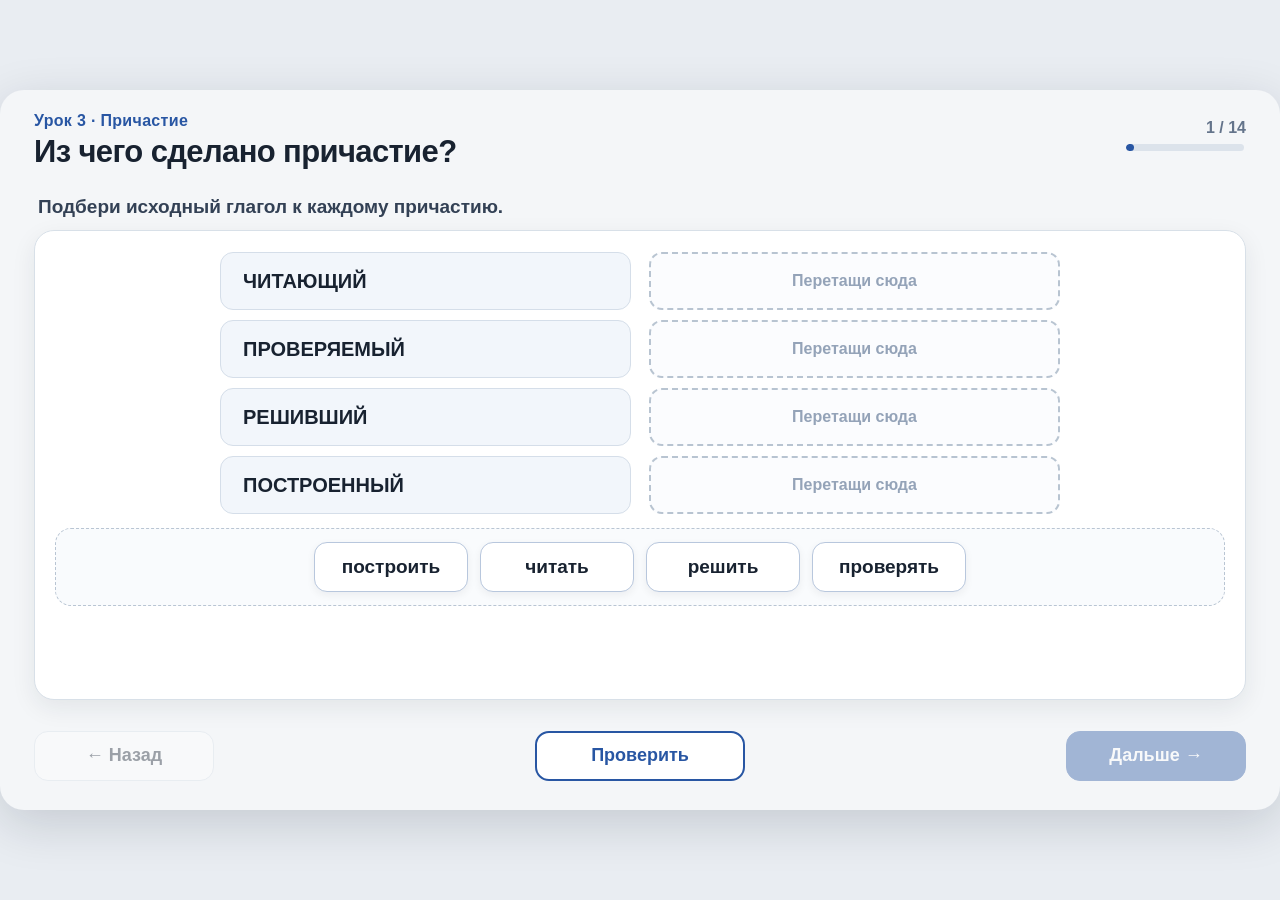
<file: урок 3/index.html>
<!doctype html>
<html lang="ru">
<head>
<meta charset="utf-8" />
<meta name="viewport" content="width=device-width, initial-scale=1, maximum-scale=1, user-scalable=no" />
<title>Урок 3. Образование и правописание причастий</title>
<link rel="stylesheet" href="style.css?v=5" />
<style>
/* Подсказки для тренировочных экранов 11–14 */
.drill-hint-control{display:none}
#app:has(.screen.active.drill-screen) .drill-hint-control{display:block;justify-self:center;position:relative}
#app:has(.screen.active.drill-screen) .footer{grid-template-columns:180px 240px 170px 180px;justify-content:center}
#app:has(.screen.active.drill-screen) .check-btn{width:240px;height:58px;min-height:58px;padding:8px 18px;font-size:17px;line-height:1.15;white-space:nowrap}
.drill-hint-control>summary{list-style:none;width:160px;height:50px;border:2px solid var(--accent);border-radius:14px;background:#fff;color:var(--accent);font-size:17px;font-weight:800;display:flex;align-items:center;justify-content:center;cursor:pointer;user-select:none}
.drill-hint-control>summary::-webkit-details-marker{display:none}
.drill-hint-control[open]>summary{background:var(--accent-soft)}
.drill-hint-panel{position:absolute;z-index:40;left:50%;bottom:70px;transform:translateX(-50%);width:1040px;min-height:160px;border:1px solid #b8cdf0;border-radius:18px;background:#f7fbff;box-shadow:0 14px 36px rgba(25,55,95,.18);padding:14px 18px;text-align:left}
.drill-hint-content{display:none}
#app:has(.screen.active[data-drill="activePresent"]) .hint-ap,
#app:has(.screen.active[data-drill="activePast"]) .hint-apa,
#app:has(.screen.active[data-drill="passivePresent"]) .hint-pr,
#app:has(.screen.active[data-drill="passivePast"]) .hint-pp{display:block}
.drill-hint-title{font-size:18px;font-weight:900;color:#244d93;margin-bottom:10px}
.drill-hint-formula{display:grid;grid-template-columns:1.15fr .95fr 1.45fr;gap:10px}
.drill-hint-box{border:1px solid #d2e0f5;border-radius:13px;background:#fff;padding:10px 12px;font-size:14px;line-height:1.35;color:#334155}
.drill-hint-box b{color:#1f3f78}
.drill-hint-example{display:block;margin-top:6px;color:#2856a3;font-weight:800}
.drill-hint-note{margin-top:9px;font-size:13px;line-height:1.35;color:#526174}
</style>
</head>
<body>
<div id="viewport">
  <div id="scaled-wrap"><main id="app" aria-label="Тренажёр по образованию и правописанию причастий">
    <header class="topbar">
      <div class="title-wrap">
        <div class="eyebrow" id="eyebrow">Урок 3 · Причастие</div>
        <h1 id="screenTitle">Из чего сделано причастие?</h1>
      </div>
      <div class="progress"><span id="progressText">1 / 10</span><div class="progress-line"><div id="progressFill" class="progress-fill" style="width:10%"></div></div></div>
    </header>

    <section class="screen active" data-index="0" data-title="Из чего сделано причастие?">
      <div class="instruction">Подбери исходный глагол к каждому причастию.</div>
      <div class="workspace" id="ws1">
        <div class="pair-grid">
          <div class="pair-label">ЧИТАЮЩИЙ</div><div class="slot" data-key="s1-read">Перетащи сюда</div>
          <div class="pair-label">ПРОВЕРЯЕМЫЙ</div><div class="slot" data-key="s1-check">Перетащи сюда</div>
          <div class="pair-label">РЕШИВШИЙ</div><div class="slot" data-key="s1-solve">Перетащи сюда</div>
          <div class="pair-label">ПОСТРОЕННЫЙ</div><div class="slot" data-key="s1-build">Перетащи сюда</div>
        </div>
        <div class="token-bank" data-bank="s1">
          <div class="token" draggable="true" data-answer="s1-build">построить</div>
          <div class="token" draggable="true" data-answer="s1-read">читать</div>
          <div class="token" draggable="true" data-answer="s1-solve">решить</div>
          <div class="token" draggable="true" data-answer="s1-check">проверять</div>
        </div>
        <div id="s1Question" class="question-card hidden">Что нужно знать об исходном глаголе, чтобы правильно образовать причастие?</div>
        <div class="status hidden" data-status></div>
      </div>
    </section>

    <section class="screen" data-index="1" data-title="Что мы знаем о глаголе?">
      <div class="instruction">Заполни паспорт каждого глагола. Эти признаки скоро понадобятся.</div>
      <div class="workspace" id="ws2">
        <div class="choice-table">
          <div></div><div class="th">Вид</div><div class="th">Переходность</div><div class="th">Спряжение</div>
          <div class="word-cell">читать</div>
          <div class="choice-group" data-answer="НСВ"><button class="choice" data-value="НСВ">НСВ</button><button class="choice" data-value="СВ">СВ</button></div>
          <div class="choice-group" data-answer="перех."><button class="choice" data-value="перех.">перех.</button><button class="choice" data-value="неперех.">неперех.</button></div>
          <div class="choice-group" data-answer="I"><button class="choice" data-value="I">I</button><button class="choice" data-value="II">II</button></div>
          <div class="word-cell">строить</div>
          <div class="choice-group" data-answer="НСВ"><button class="choice" data-value="НСВ">НСВ</button><button class="choice" data-value="СВ">СВ</button></div>
          <div class="choice-group" data-answer="перех."><button class="choice" data-value="перех.">перех.</button><button class="choice" data-value="неперех.">неперех.</button></div>
          <div class="choice-group" data-answer="II"><button class="choice" data-value="I">I</button><button class="choice" data-value="II">II</button></div>
          <div class="word-cell">решить</div>
          <div class="choice-group" data-answer="СВ"><button class="choice" data-value="НСВ">НСВ</button><button class="choice" data-value="СВ">СВ</button></div>
          <div class="choice-group" data-answer="перех."><button class="choice" data-value="перех.">перех.</button><button class="choice" data-value="неперех.">неперех.</button></div>
          <div class="choice-group" data-answer="II"><button class="choice" data-value="I">I</button><button class="choice" data-value="II">II</button></div>
          <div class="word-cell">улыбаться</div>
          <div class="choice-group" data-answer="НСВ"><button class="choice" data-value="НСВ">НСВ</button><button class="choice" data-value="СВ">СВ</button></div>
          <div class="choice-group" data-answer="неперех."><button class="choice" data-value="перех.">перех.</button><button class="choice" data-value="неперех.">неперех.</button></div>
          <div class="choice-group" data-answer="I"><button class="choice" data-value="I">I</button><button class="choice" data-value="II">II</button></div>
          <div class="word-cell">открыть</div>
          <div class="choice-group" data-answer="СВ"><button class="choice" data-value="НСВ">НСВ</button><button class="choice" data-value="СВ">СВ</button></div>
          <div class="choice-group" data-answer="перех."><button class="choice" data-value="перех.">перех.</button><button class="choice" data-value="неперех.">неперех.</button></div>
          <div class="choice-group" data-answer="I"><button class="choice" data-value="I">I</button><button class="choice" data-value="II">II</button></div>
        </div>
        <div id="s2Conclusion" class="question-card hidden">Какие из этих признаков действительно будут влиять на образование причастия? Проверим дальше.</div>
        <div class="status hidden" data-status></div>
      </div>
    </section>

    <section class="screen" data-index="2" data-title="Любое ли причастие можно образовать?">
      <div class="instruction">Распредели карточки: форму можно образовать или не получится.</div>
      <div class="workspace" id="ws3">
        <div id="s3Step1">
          <div class="zones-2">
            <div class="drop-zone good-zone" data-zone="can"><h3>МОЖНО</h3></div>
            <div class="drop-zone bad-zone" data-zone="cannot"><h3>НЕ ПОЛУЧИТСЯ</h3></div>
          </div>
          <div class="token-bank" data-bank="s3">
            <div class="token wide" draggable="true" data-answer="cannot">решить → действ. настоящее</div>
            <div class="token wide" draggable="true" data-answer="can">строить → действ. настоящее</div>
            <div class="token wide" draggable="true" data-answer="can">читать → страдат. настоящее</div>
            <div class="token wide" draggable="true" data-answer="cannot">улыбаться → страдательное</div>
            <div class="token wide" draggable="true" data-answer="can">открыть → страдат. прошедшее</div>
            <div class="token wide" draggable="true" data-answer="can">улыбаться → действ. прошедшее</div>
          </div>
        </div>
        <div id="s3Step2" class="hidden fadein">
          <div class="reason-panel">
            <div class="reason-card">
              <div class="reason-title">решить → действительное причастие настоящего времени</div>
              <div class="mini-choice" data-answer="вид"><button data-value="вид">вид</button><button data-value="переходность">переходность</button><button data-value="спряжение">спряжение</button></div>
            </div>
            <div class="reason-card">
              <div class="reason-title">улыбаться → страдательное причастие</div>
              <div class="mini-choice" data-answer="переходность"><button data-value="вид">вид</button><button data-value="переходность">переходность</button><button data-value="спряжение">спряжение</button></div>
            </div>
          </div>
          <div id="s3Rules" class="rule-box hidden">
            <div class="rule-item">СВ → нет формы настоящего времени</div>
            <div class="rule-item">Непереходный глагол → страдательное причастие не образуется</div>
          </div>
        </div>
        <div class="status hidden" data-status></div>
      </div>
    </section>

    <section class="screen" data-index="3" data-title="Суффикс спрятан в глаголе">
      <div class="instruction">Перетащи суффикс. Подсказку ищи в форме глагола.</div>
      <div class="workspace" id="ws4">
        <div id="s4Step1">
          <div class="build-list">
            <div class="build-row"><div class="source-form">нести</div><div class="middle-form">несут</div><div class="word-builder">нес <div class="slot suffix-slot" data-key="s4-ущ">?</div> ий</div></div>
            <div class="build-row"><div class="source-form">читать</div><div class="middle-form">читают</div><div class="word-builder">чита <div class="slot suffix-slot" data-key="s4-ющ">?</div> ий</div></div>
            <div class="build-row"><div class="source-form">дышать</div><div class="middle-form">дышат</div><div class="word-builder">дыш <div class="slot suffix-slot" data-key="s4-ащ">?</div> ий</div></div>
            <div class="build-row"><div class="source-form">строить</div><div class="middle-form">строят</div><div class="word-builder">стро <div class="slot suffix-slot" data-key="s4-ящ">?</div> ий</div></div>
          </div>
          <div class="token-bank suffix-bank" data-bank="s4">
            <div class="token" draggable="true" data-answer="s4-ущ">УЩ</div>
            <div class="token" draggable="true" data-answer="s4-ющ">ЮЩ</div>
            <div class="token" draggable="true" data-answer="s4-ащ">АЩ</div>
            <div class="token" draggable="true" data-answer="s4-ящ">ЯЩ</div>
          </div>
        </div>
        <div id="s4Step2" class="hidden fadein">
          <div class="reason-panel">
            <div class="reason-card"><div class="reason-title">-ут / -ют →</div><div class="mini-choice" data-answer="-ущ-/-ющ-"><button data-value="-ущ-/-ющ-">-ущ-/-ющ-</button><button data-value="-ащ-/-ящ-">-ащ-/-ящ-</button></div></div>
            <div class="reason-card"><div class="reason-title">-ат / -ят →</div><div class="mini-choice" data-answer="-ащ-/-ящ-"><button data-value="-ущ-/-ющ-">-ущ-/-ющ-</button><button data-value="-ащ-/-ящ-">-ащ-/-ящ-</button></div></div>
          </div>
          <div id="s4Rules" class="rule-box hidden"><div class="rule-item">I спр. → -ущ- / -ющ-</div><div class="rule-item">II спр. → -ащ- / -ящ-</div></div>
        </div>
        <div class="status hidden" data-status></div>
      </div>
    </section>

    <section class="screen" data-index="4" data-title="Предмет испытывает действие">
      <div class="instruction">Сравни форму глагола и собери страдательное причастие настоящего времени.</div>
      <div class="workspace" id="ws5">
        <div id="s5Step1">
          <div class="build-list">
            <div class="build-row"><div class="source-form">проверять</div><div class="middle-form">проверяем</div><div class="word-builder">проверя <div class="slot suffix-slot" data-key="s5-em1" data-accept="ЕМ">?</div> ый</div></div>
            <div class="build-row"><div class="source-form">уважать</div><div class="middle-form">уважаем</div><div class="word-builder">уважа <div class="slot suffix-slot" data-key="s5-em2" data-accept="ЕМ">?</div> ый</div></div>
            <div class="build-row"><div class="source-form">видеть</div><div class="middle-form">видим</div><div class="word-builder">вид <div class="slot suffix-slot" data-key="s5-im1" data-accept="ИМ">?</div> ый</div></div>
            <div class="build-row"><div class="source-form">хранить</div><div class="middle-form">храним</div><div class="word-builder">хран <div class="slot suffix-slot" data-key="s5-im2" data-accept="ИМ">?</div> ый</div></div>
          </div>
          <div class="token-bank suffix-bank" data-bank="s5">
            <div class="token" draggable="true" data-answer="s5-em1" data-value="ЕМ">ЕМ</div>
            <div class="token" draggable="true" data-answer="s5-em2" data-value="ЕМ">ЕМ</div>
            <div class="token" draggable="true" data-answer="s5-im1" data-value="ИМ">ИМ</div>
            <div class="token" draggable="true" data-answer="s5-im2" data-value="ИМ">ИМ</div>
          </div>
        </div>
        <div id="s5Step2" class="hidden fadein">
          <div class="reason-panel">
            <div class="reason-card"><div class="reason-title">проверять, уважать</div><div class="mini-choice" data-answer="I"><button data-value="I">I спряжение</button><button data-value="II">II спряжение</button></div></div>
            <div class="reason-card"><div class="reason-title">видеть, хранить</div><div class="mini-choice" data-answer="II"><button data-value="I">I спряжение</button><button data-value="II">II спряжение</button></div></div>
          </div>
          <div id="s5Rules" class="rule-box hidden"><div class="rule-item">I спр. → -ем-</div><div class="rule-item">II спр. → -им-</div></div>
        </div>
        <div class="status hidden" data-status></div>
      </div>
    </section>

    <section class="screen" data-index="5" data-title="Что меняется в прошедшем времени?">
      <div class="instruction">Собери действительные причастия прошедшего времени и найди закономерность.</div>
      <div class="workspace" id="ws6">
        <div id="s6Step1">
          <div class="build-list">
            <div class="build-row"><div class="source-form">прочитать</div><div class="middle-form">прочита-</div><div class="word-builder">прочита <div class="slot suffix-slot" data-key="s6-vsh1" data-accept="ВШ">?</div> ий</div></div>
            <div class="build-row"><div class="source-form">увидеть</div><div class="middle-form">увиде-</div><div class="word-builder">увиде <div class="slot suffix-slot" data-key="s6-vsh2" data-accept="ВШ">?</div> ий</div></div>
            <div class="build-row"><div class="source-form">нести</div><div class="middle-form">нёс-</div><div class="word-builder">нёс <div class="slot suffix-slot" data-key="s6-sh1" data-accept="Ш">?</div> ий</div></div>
            <div class="build-row"><div class="source-form">вырасти</div><div class="middle-form">вырос-</div><div class="word-builder">вырос <div class="slot suffix-slot" data-key="s6-sh2" data-accept="Ш">?</div> ий</div></div>
          </div>
          <div class="token-bank suffix-bank" data-bank="s6">
            <div class="token" draggable="true" data-answer="s6-vsh1" data-value="ВШ">ВШ</div><div class="token" draggable="true" data-answer="s6-vsh2" data-value="ВШ">ВШ</div>
            <div class="token" draggable="true" data-answer="s6-sh1" data-value="Ш">Ш</div><div class="token" draggable="true" data-answer="s6-sh2" data-value="Ш">Ш</div>
          </div>
        </div>
        <div id="s6Step2" class="hidden fadein">
          <div class="classification-mini">
            <div class="class-card" data-answer="гласный"><b>прочита-</b><button data-value="гласный">гласный</button><button data-value="согласный">согласный</button></div>
            <div class="class-card" data-answer="гласный"><b>увиде-</b><button data-value="гласный">гласный</button><button data-value="согласный">согласный</button></div>
            <div class="class-card" data-answer="согласный"><b>нёс-</b><button data-value="гласный">гласный</button><button data-value="согласный">согласный</button></div>
            <div class="class-card" data-answer="согласный"><b>вырос-</b><button data-value="гласный">гласный</button><button data-value="согласный">согласный</button></div>
          </div>
          <div id="s6Rules" class="rule-box hidden"><div class="rule-item">основа на гласный → -вш-</div><div class="rule-item">основа на согласный → -ш-</div></div>
        </div>
        <div class="status hidden" data-status></div>
      </div>
    </section>

    <section class="screen" data-index="6" data-title="Три мастерские">
      <div class="instruction">Сначала распредели глаголы по мастерским, затем собери причастия.</div>
      <div class="workspace" id="ws7">
        <div id="s7Step1" class="workshop-stage">
          <div class="zones-3">
            <div class="drop-zone" data-zone="nn"><h3>-НН-</h3></div>
            <div class="drop-zone" data-zone="enn"><h3>-ЕНН- / -ЁНН-</h3></div>
            <div class="drop-zone" data-zone="t"><h3>-Т-</h3></div>
          </div>
          <div class="token-bank" data-bank="s7" style="min-height:135px">
            <div class="token" draggable="true" data-answer="nn">прочитать</div>
            <div class="token" draggable="true" data-answer="nn">посеять</div>
            <div class="token" draggable="true" data-answer="enn">решить</div>
            <div class="token" draggable="true" data-answer="enn">построить</div>
            <div class="token" draggable="true" data-answer="enn">принести</div>
            <div class="token" draggable="true" data-answer="t">закрыть</div>
            <div class="token" draggable="true" data-answer="t">сжать</div>
          </div>
        </div>
        <div id="s7Step2" class="hidden fadein">
          <div class="word-option-grid">
            <div class="word-option" data-answer="НН"><div class="wo-title">прочитать → прочита…ый</div><div class="wo-buttons"><button data-value="НН">НН</button><button data-value="ЕНН">ЕНН</button><button data-value="Т">Т</button></div></div>
            <div class="word-option" data-answer="НН"><div class="wo-title">посеять → посея…ый</div><div class="wo-buttons"><button data-value="НН">НН</button><button data-value="ЕНН">ЕНН</button><button data-value="Т">Т</button></div></div>
            <div class="word-option" data-answer="ЁНН"><div class="wo-title">решить → реш…ый</div><div class="wo-buttons"><button data-value="ЕНН">ЕНН</button><button data-value="ЁНН">ЁНН</button><button data-value="Т">Т</button></div></div>
            <div class="word-option" data-answer="ЕНН"><div class="wo-title">построить → постро…ый</div><div class="wo-buttons"><button data-value="ЕНН">ЕНН</button><button data-value="ЁНН">ЁНН</button><button data-value="Т">Т</button></div></div>
            <div class="word-option" data-answer="ЁНН"><div class="wo-title">принести → принес…ый</div><div class="wo-buttons"><button data-value="ЕНН">ЕНН</button><button data-value="ЁНН">ЁНН</button><button data-value="Т">Т</button></div></div>
            <div class="word-option" data-answer="Т"><div class="wo-title">закрыть → закры…ый</div><div class="wo-buttons"><button data-value="НН">НН</button><button data-value="ЕНН">ЕНН</button><button data-value="Т">Т</button></div></div>
            <div class="word-option" data-answer="Т"><div class="wo-title">сжать → сжа…ый</div><div class="wo-buttons"><button data-value="НН">НН</button><button data-value="ЕНН">ЕНН</button><button data-value="Т">Т</button></div></div>
          </div>
          <div id="s7Observation" class="question-card hidden" style="margin-top:10px;width:980px">прочитать → прочитанный · посеять → посеянный. Что произошло с А / Я перед -ть? <span style="color:#2856a3">Они сохранились.</span></div>
        </div>
        <div class="status hidden" data-status></div>
      </div>
    </section>

    <section class="screen" data-index="7" data-title="Сожми слово">
      <div class="instruction">Перетащи краткую форму. Затем сравни количество Н.</div>
      <div class="workspace" id="ws8">
        <div class="compress-grid">
          <div class="pair-label">прочитанный рассказ</div><div class="slot" data-key="s8-1">рассказ ______</div>
          <div class="pair-label">решённая задача</div><div class="slot" data-key="s8-2">задача ______</div>
          <div class="pair-label">проверенная работа</div><div class="slot" data-key="s8-3">работа ______</div>
        </div>
        <div class="token-bank" data-bank="s8">
          <div class="token" draggable="true" data-answer="s8-3">проверена</div>
          <div class="token" draggable="true" data-answer="s8-1">прочитан</div>
          <div class="token" draggable="true" data-answer="s8-2">решена</div>
        </div>
        <div id="s8Note" class="nn-note hidden">прочитаННый → прочитаН · решёННая → решеНа · провереННая → провереНа</div>
        <div class="status hidden" data-status></div>
      </div>
    </section>

    <section class="screen" data-index="8" data-title="Ремонтная мастерская">
      <div class="instruction">Сначала реши: форму можно исправить или она вообще не образуется.</div>
      <div class="workspace repair-stage" id="ws9">
        <div id="s9Step1">
          <div class="zones-2">
            <div class="drop-zone good-zone" data-zone="fix"><h3>МОЖНО ИСПРАВИТЬ</h3></div>
            <div class="drop-zone bad-zone" data-zone="no"><h3>ФОРМА НЕ ОБРАЗУЕТСЯ</h3></div>
          </div>
          <div class="token-bank" data-bank="s9">
            <div class="token" draggable="true" data-answer="fix">строить → строющий</div>
            <div class="token" draggable="true" data-answer="fix">видеть → видемый</div>
            <div class="token" draggable="true" data-answer="no">решить → решающий</div>
            <div class="token" draggable="true" data-answer="fix">посеять → посеенный</div>
            <div class="token" draggable="true" data-answer="fix">открыть → открыенный</div>
            <div class="token" draggable="true" data-answer="fix">прочитать → прочитаный</div>
            <div class="token" draggable="true" data-answer="no">улыбаться → улыбаемый</div>
          </div>
        </div>
        <div id="s9Step2" class="hidden fadein">
          <div class="repair-fixes">
            <div class="repair-fix word-option" data-answer="ящ"><b>строить → стро…ий</b><div class="wo-buttons"><button data-value="ющ">ющ</button><button data-value="ящ">ящ</button></div></div>
            <div class="repair-fix word-option" data-answer="им"><b>видеть → вид…ый</b><div class="wo-buttons"><button data-value="ем">ем</button><button data-value="им">им</button></div></div>
            <div class="repair-fix word-option" data-answer="янн"><b>посеять → посе…ый</b><div class="wo-buttons"><button data-value="енн">енн</button><button data-value="янн">янн</button></div></div>
            <div class="repair-fix word-option" data-answer="т"><b>открыть → откры…ый</b><div class="wo-buttons"><button data-value="енн">енн</button><button data-value="т">т</button></div></div>
            <div class="repair-fix word-option" data-answer="нн"><b>прочитать → прочита…ый</b><div class="wo-buttons"><button data-value="н">н</button><button data-value="нн">нн</button></div></div>
          </div>
          <div id="s9Reasons" class="rule-box hidden" style="margin-top:11px;width:1000px"><div class="rule-item">решить → СВ → действ. причастие настоящего времени не образуется</div><div class="rule-item">улыбаться → непереходный → страдательное причастие не образуется</div></div>
        </div>
        <div class="status hidden" data-status></div>
      </div>
    </section>

    <section class="screen" data-index="9" data-title="Маршрут без подсказок">
      <div class="instruction">Три задания. Таблиц на экране больше нет.</div>
      <div class="workspace" id="ws10">
        <div class="ticket-grid">
          <div class="ticket"><h3>А</h3><div class="prompt">клеить → действительное причастие настоящего времени</div><div class="word-option" data-answer="-ящ-"><div class="wo-buttons"><button data-value="-ущ-">-ущ-</button><button data-value="-ющ-">-ющ-</button><button data-value="-ащ-">-ащ-</button><button data-value="-ящ-">-ящ-</button></div></div><div class="ticket-result">кле…ий</div></div>
          <div class="ticket"><h3>Б</h3><div class="prompt">проверять → страдательное причастие настоящего времени</div><div class="word-option" data-answer="-ем-"><div class="wo-buttons"><button data-value="-ем-">-ем-</button><button data-value="-им-">-им-</button></div></div><div class="ticket-result">проверя…ый</div></div>
          <div class="ticket"><h3>В</h3><div class="prompt">решить → страдательное причастие прошедшего времени → краткая форма</div><div class="word-option" data-answer="ённ"><div class="wo-buttons"><button data-value="енн">енн</button><button data-value="ённ">ённ</button><button data-value="т">т</button></div></div><div class="word-option" data-answer="решён" style="margin-top:8px"><div class="wo-buttons"><button data-value="решённ">решённ</button><button data-value="решён">решён</button></div></div><div class="ticket-result">реш…ый → ?</div></div>
        </div>
        <div class="self-eval" id="selfEval">
          <button>Могу объяснить другому</button><button>Сделаю с короткой опорой</button><button>Нужно ещё потренироваться</button>
        </div>
        <div class="status hidden" data-status></div>
      </div>
    </section>

    <footer class="footer">
      <button id="backBtn" class="nav-btn" disabled>← Назад</button>
      <button id="checkBtn" class="check-btn">Проверить</button>
    <details class="drill-hint-control" id="drillHintControl">
      <summary>Подсказка</summary>
      <div class="drill-hint-panel">
        <div class="drill-hint-content hint-ap">
          <div class="drill-hint-title">Действительное причастие настоящего времени</div>
          <div class="drill-hint-formula">
            <div class="drill-hint-box"><b>Условие и основа</b><br>НСВ → форма 3-го лица мн. ч. → основа настоящего времени.<span class="drill-hint-example">читать → читают → чита-</span></div>
            <div class="drill-hint-box"><b>Спряжение</b><br>I: -ут/-ют<br>II: -ат/-ят<span class="drill-hint-example">читают → I спр.</span></div>
            <div class="drill-hint-box"><b>Суффикс</b><br>I → -ущ-/-ющ-<br>II → -ащ-/-ящ-<span class="drill-hint-example">чита- + -ющ- → читающий</span></div>
          </div>
          <div class="drill-hint-note"><b>Исключения:</b> I спр. — брить, стелить; II спр. — гнать, держать, дышать, слышать, смотреть, видеть, ненавидеть, обидеть, зависеть, терпеть, вертеть.</div>
        </div>
        <div class="drill-hint-content hint-apa">
          <div class="drill-hint-title">Действительное причастие прошедшего времени</div>
          <div class="drill-hint-formula">
            <div class="drill-hint-box"><b>Основа</b><br>Поставь глагол в прошедшее время и выдели основу прошедшего времени.<span class="drill-hint-example">прочитал → прочита-<br>нёс → нёс-</span></div>
            <div class="drill-hint-box"><b>Выбор суффикса</b><br>Основа на гласный → -вш-<br>Основа на согласный → -ш-.</div>
            <div class="drill-hint-box"><b>Сборка</b><span class="drill-hint-example">прочита- + -вш- → прочитавший<br>нёс- + -ш- → нёсший</span></div>
          </div>
          <div class="drill-hint-note">Если основа инфинитива и прошедшего времени различается, ориентируйся на форму прошедшего времени: <b>нести → нёс → нёсший</b>.</div>
        </div>
        <div class="drill-hint-content hint-pr">
          <div class="drill-hint-title">Страдательное причастие настоящего времени</div>
          <div class="drill-hint-formula">
            <div class="drill-hint-box"><b>Условия и основа</b><br>НСВ + переходный глагол → основа настоящего времени.<span class="drill-hint-example">проверяем → проверя-<br>храним → хран-</span></div>
            <div class="drill-hint-box"><b>Спряжение</b><br>I спр. → -ем-<br>II спр. → -им-.</div>
            <div class="drill-hint-box"><b>Сборка</b><span class="drill-hint-example">проверя- + -ем- → проверяемый<br>хран- + -им- → хранимый</span></div>
          </div>
          <div class="drill-hint-note">Даже у формально подходящего глагола страдательное причастие настоящего времени образуется не всегда. Если формы нет — выбери «Не образуется».</div>
        </div>
        <div class="drill-hint-content hint-pp">
          <div class="drill-hint-title">Страдательное причастие прошедшего времени</div>
          <div class="drill-hint-formula">
            <div class="drill-hint-box"><b>Проверь и найди основу</b><br>Обычно нужен переходный глагол. Выдели основу.<span class="drill-hint-example">прочитать → прочита-<br>решить → реш-<br>закрыть → закры-</span></div>
            <div class="drill-hint-box"><b>Суффиксы</b><br>-нн- · -енн-/-ённ- · -т-<span class="drill-hint-example">-ать → -анный<br>-ять → -янный</span></div>
            <div class="drill-hint-box"><b>Сборка</b><span class="drill-hint-example">прочита- + -нн- → прочитанный<br>реш- + -ённ- → решённый<br>закры- + -т- → закрытый</span></div>
          </div>
          <div class="drill-hint-note">Страдательное причастие прошедшего времени образуется не от каждого переходного глагола. Если нормативной формы нет — выбери «Не образуется».</div>
        </div>
      </div>
    </details>
      <button id="nextBtn" class="nav-btn next-btn" disabled>Дальше →</button>
    </footer>

    <div id="memoOverlay" class="overlay hidden">
      <div class="memo">
        <h2>Памятка: маршрут образования причастия</h2>
        <div class="memo-grid">
          <div class="memo-item"><strong>1. Исходный глагол.</strong><br>Определи, от какого глагола образуется форма.</div>
          <div class="memo-item"><strong>2. Настоящее время?</strong><br>Оно возможно только у глагола НСВ.</div>
          <div class="memo-item"><strong>3. Страдательное?</strong><br>Проверь переходность исходного глагола.</div>
          <div class="memo-item"><strong>4. Действительное настоящее.</strong><br>I → -ущ-/-ющ- · II → -ащ-/-ящ-.</div>
          <div class="memo-item"><strong>5. Страдательное настоящее.</strong><br>I → -ем- · II → -им-.</div>
          <div class="memo-item"><strong>6. Действительное прошедшее.</strong><br>Основа на гласный → -вш- · на согласный → -ш-.</div>
          <div class="memo-item"><strong>7. Страдательное прошедшее.</strong><br>-нн- · -енн-/-ённ- · -т-.</div>
          <div class="memo-item"><strong>8. Краткое страдательное прошедшего.</strong><br>В краткой форме пишется одна Н.</div>
        </div>
        <div class="memo-footer"><button id="closeMemo">Закрыть</button></div>
      </div>
    </div>
  </main></div>
<script src="script.js?v=6"></script>
</body>
</html>
</file>
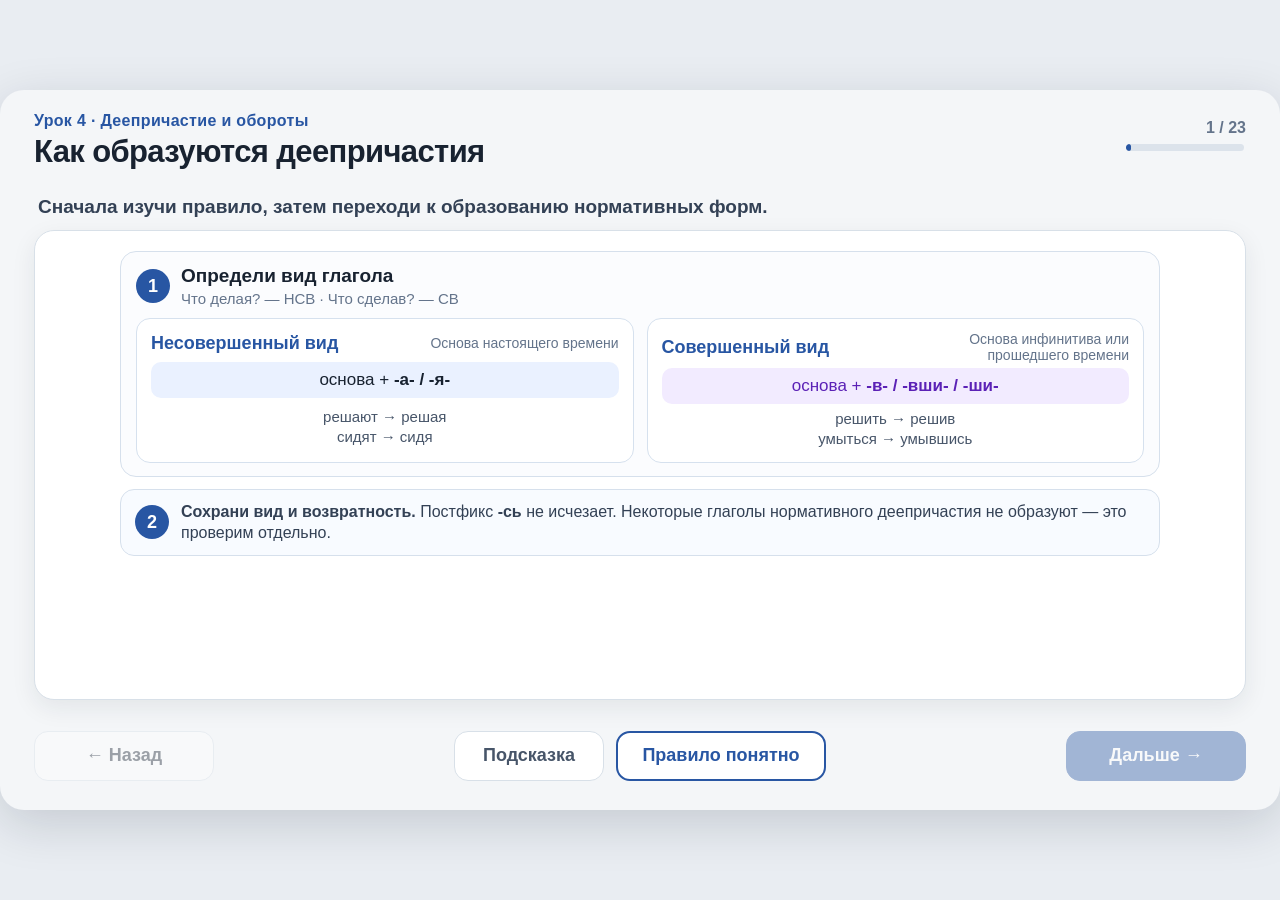
<file: урок 4/index.html>
<!doctype html>
<html lang="ru">
<head>
  <meta charset="utf-8">
  <meta name="viewport" content="width=device-width, initial-scale=1">
  <meta name="theme-color" content="#2856a3">
  <title>Урок 4. Деепричастия и обороты</title>
  <link rel="stylesheet" href="style.css">
</head>
<body>
  <div id="viewport">
    <div id="scaled-wrap">
      <main id="app" aria-label="Тренажёр по деепричастиям и пунктуации">
        <header class="topbar">
          <div class="title-wrap">
            <div class="eyebrow">Урок 4 · Деепричастие и обороты</div>
            <h1 id="screenTitle"></h1>
          </div>
          <div class="progress" aria-live="polite">
            <span id="progressText"></span>
            <div class="progress-line"><div class="progress-fill" id="progressFill"></div></div>
          </div>
        </header>

        <section class="screen active">
          <div class="instruction" id="instruction"></div>
          <div class="workspace" id="workspace"></div>
        </section>

        <footer class="footer">
          <button class="nav-btn" id="backBtn" type="button">← Назад</button>
          <div class="center-actions">
            <button class="hint-btn" id="hintBtn" type="button">Подсказка</button>
            <button class="check-btn" id="checkBtn" type="button">Проверить</button>
          </div>
          <button class="nav-btn next-btn" id="nextBtn" type="button" disabled>Дальше →</button>
        </footer>

        <div class="overlay hidden" id="hintOverlay" role="dialog" aria-modal="true" aria-labelledby="hintTitle">
          <div class="memo">
            <div class="memo-icon">?</div>
            <div>
              <h2 id="hintTitle">Подсказка</h2>
              <p id="hintText"></p>
              <button id="closeHint" type="button">Понятно</button>
            </div>
          </div>
        </div>
      </main>
    </div>
  </div>
  <script src="script.js"></script>
</body>
</html>
</file>
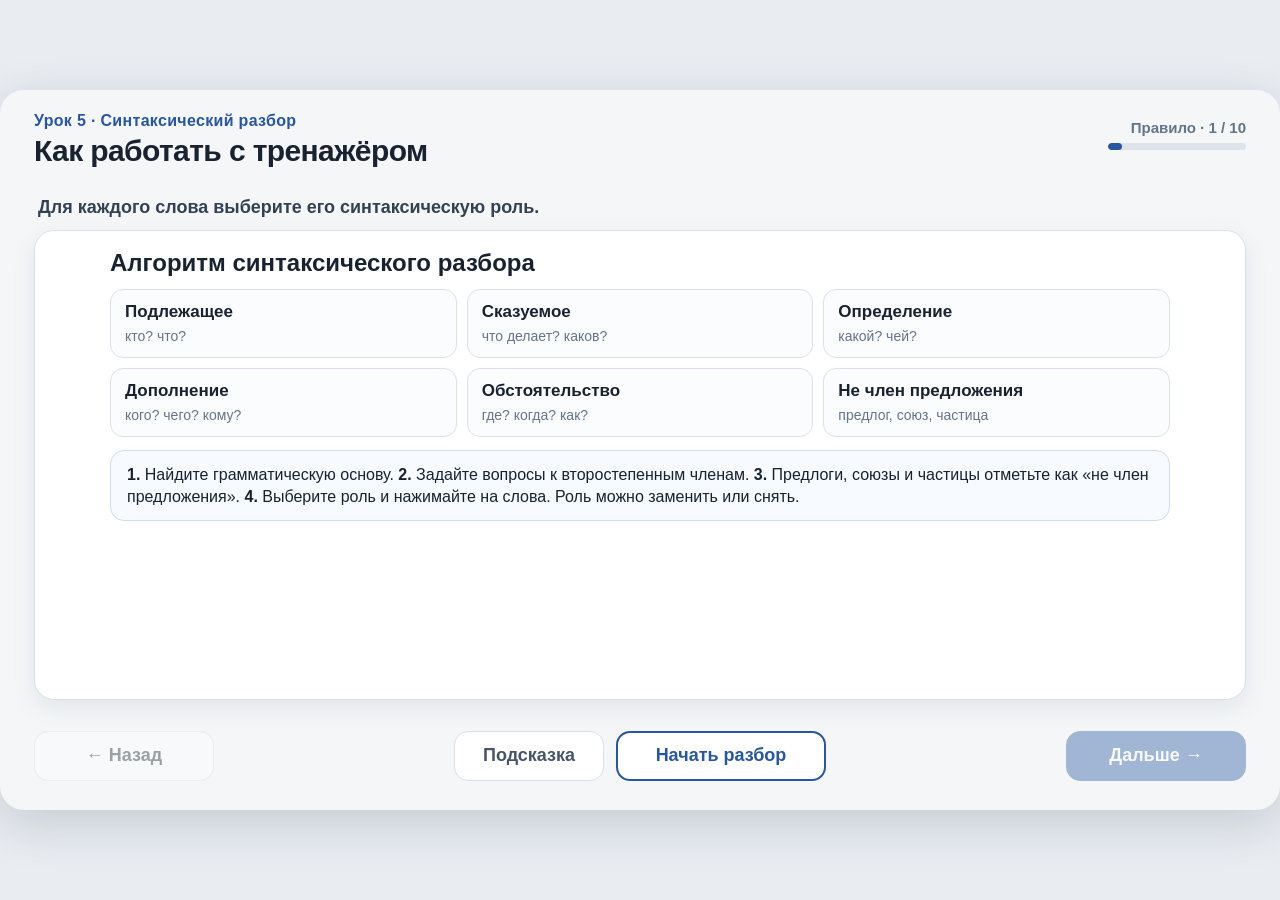
<file: урок 5/index.html>
<!doctype html>
<html lang="ru">
<head>
  <meta charset="utf-8">
  <meta name="viewport" content="width=device-width, initial-scale=1">
  <meta name="theme-color" content="#2856a3">
  <title>Урок 5. Синтаксический разбор</title>
  <link rel="stylesheet" href="style.css">
</head>
<body>
  <div id="viewport"><div id="scaled-wrap">
    <main id="app" aria-label="Тренажёр по синтаксическому разбору">
      <header class="topbar">
        <div class="title-wrap">
          <div class="eyebrow">Урок 5 · Синтаксический разбор</div>
          <h1 id="screenTitle"></h1>
        </div>
        <div class="progress"><span id="progressText"></span><div class="progress-line"><div class="progress-fill" id="progressFill"></div></div></div>
      </header>
      <section class="screen">
        <div class="instruction" id="instruction"></div>
        <div class="workspace" id="workspace"></div>
      </section>
      <footer class="footer">
        <button class="nav-btn" id="backBtn" type="button">← Назад</button>
        <div class="center-actions">
          <button class="hint-btn" id="hintBtn" type="button">Подсказка</button>
          <button class="check-btn" id="checkBtn" type="button">Проверить</button>
        </div>
        <button class="nav-btn next-btn" id="nextBtn" type="button" disabled>Дальше →</button>
      </footer>
      <div class="overlay hidden" id="hintOverlay" role="dialog" aria-modal="true" aria-labelledby="hintTitle">
        <div class="memo"><div class="memo-icon">?</div><div><h2 id="hintTitle">Подсказка</h2><p id="hintText"></p><button id="closeHint" type="button">Понятно</button></div></div>
      </div>
    </main>
  </div></div>
  <script src="script.js"></script>
</body>
</html>
</file>
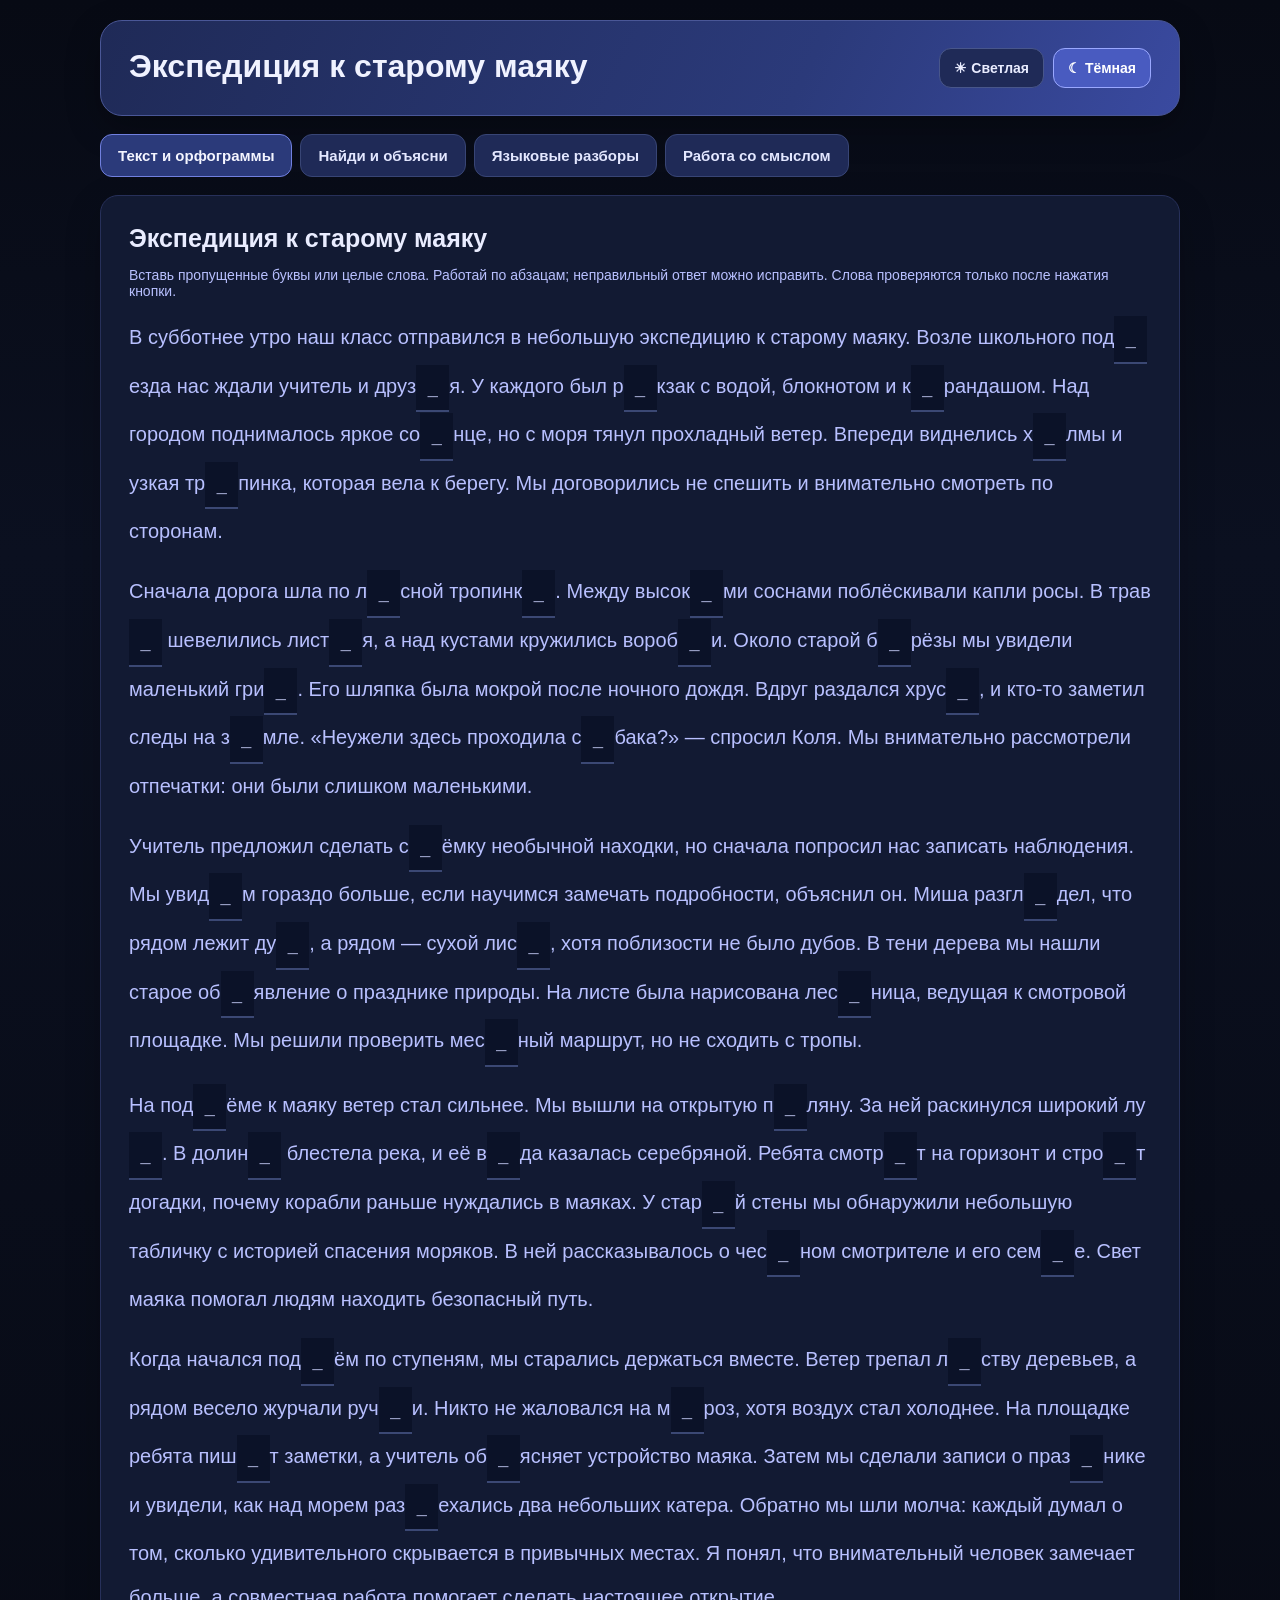
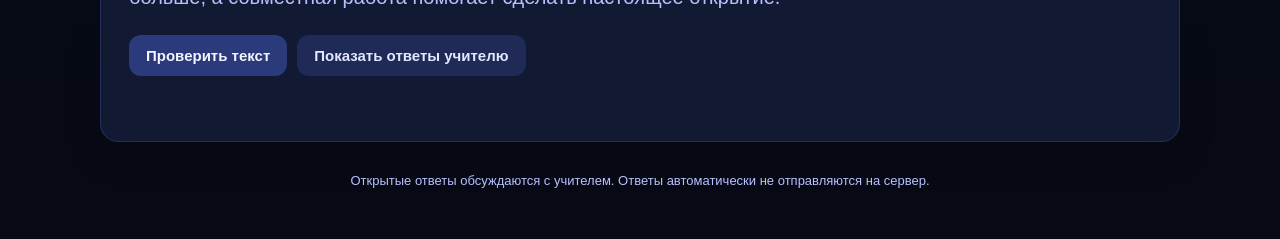
<file: mikhail-5/expedition-mayak/index.html>
<!doctype html><html lang="ru"><head><meta charset="utf-8"><meta name="viewport" content="width=device-width,initial-scale=1"><title>Экспедиция к маяку — русский язык, 5 класс</title><style>
:root{font-family:Aptos,Calibri,Arial,sans-serif;color:#193951;background:#edf4f8}*{box-sizing:border-box}body{margin:0}.shell{max-width:1120px;margin:auto;padding:20px}.hero{padding:23px 28px;background:#1d5677;color:white;border-radius:22px}.hero h1{font-size:32px;margin:4px 0 7px}.hero p{margin:0;color:#e2eff5}.tabs{display:flex;gap:8px;flex-wrap:wrap;margin:18px 0}.tabs button,.btn{border:0;border-radius:12px;padding:12px 17px;font:700 15px Aptos,Arial;cursor:pointer}.tabs button{background:white;color:#276184;border:1px solid #c9deea}.tabs button.active,.btn{color:white;background:#226486}.page{display:none;background:white;border:1px solid #d3e3eb;border-radius:18px;padding:28px;box-shadow:0 8px 20px #153b5311}.page.active{display:block}h2{font-size:25px;margin:0 0 12px}h3{font-size:19px;margin:22px 0 10px}.text p{font-size:20px;line-height:2.2;margin:16px 0}.blank input{width:33px;border:0;border-bottom:2px solid #5b9abc;padding:3px 4px;background:#f2f8fb;color:#173d55;font:inherit;font-size:18px;text-align:center}.blank input.good{border-color:#21946d;background:#e5f7ef}.blank input.bad{border-color:#cf784b;background:#fff3e8}.hint{font-size:14px;color:#667f90}.toolbar{display:flex;flex-wrap:wrap;gap:10px;align-items:center;margin:15px 0}.btn.secondary{background:#e4f0f6;color:#1d5d7e}.panel{border:1px solid #d3e3eb;background:#f7fbfd;border-radius:14px;padding:17px;margin:14px 0}.chip{background:white;color:#265775;border:1.5px solid #aac8da;padding:9px 12px;border-radius:12px;cursor:pointer;font-size:17px}.chip.active{background:#d3edf7;border-color:#237da4}.chiprow{display:flex;flex-wrap:wrap;gap:8px}.question{font-weight:700;margin-bottom:9px}textarea,input,select{font:inherit}textarea{width:100%;min-height:110px;padding:13px;border:1.5px solid #bdD5e3;border-radius:12px;resize:vertical;font-size:17px}.textinput{padding:11px;border:1.5px solid #bed6e4;border-radius:10px;width:100%;font-size:17px}.grid{display:grid;grid-template-columns:repeat(auto-fit,minmax(220px,1fr));gap:12px}.grid label{display:flex;flex-direction:column;gap:5px;font-size:15px;color:#315d75}.grid select{padding:11px;border:1px solid #bed6e4;border-radius:10px;background:white}.answer{background:#e8f5ed;border-left:4px solid #419b78;padding:13px;border-radius:8px;margin:10px 0}.status{color:#2b718c;font-size:15px;min-height:22px}.footer{color:#718b9b;font-size:13px;text-align:center;padding:18px}@media(max-width:700px){.page{padding:18px}.shell{padding:8px}.text p{font-size:18px}.blank input{font-size:16px;width:31px}.hero h1{font-size:25px}}@media print{.hero,.tabs,.toolbar,.footer{display:none}.page{display:block;box-shadow:none;break-before:page}}
.student-instruction{font-size:17px;line-height:1.55;color:#365f76}.counter{font-size:15px;color:#668498;font-weight:400}.word-bank{min-height:65px}.category-grid{display:grid;grid-template-columns:repeat(2,minmax(0,1fr));gap:13px;margin:17px 0}.category-box{border:1.5px solid #c8ddea;border-radius:14px;overflow:hidden;background:#f8fbfd;min-height:120px}.category-head{display:flex;flex-wrap:wrap;justify-content:space-between;gap:5px;align-items:center;width:100%;padding:12px 14px;background:#e5f1f8;border:0;color:#194c6a;text-align:left;cursor:pointer;font:inherit}.category-head strong{font-size:16px}.category-head span{font-size:13px}.category-head small{flex-basis:100%;font-size:12px;color:#57798d}.category-words{padding:12px;display:flex;flex-wrap:wrap;gap:7px}.category-empty{font-size:14px;color:#7793a3}.placed-word{padding:7px 10px;font-size:15px}.explain-grid{display:grid;grid-template-columns:repeat(auto-fit,minmax(235px,1fr));gap:14px}.explain-grid label{font-weight:650;font-size:15px;color:#275671}.explain-grid textarea{margin-top:8px;min-height:105px}.ending-list{display:grid;gap:0}.ending-heading,.ending-row{display:grid;grid-template-columns:minmax(145px,1.1fr) 70px minmax(150px,2fr);gap:10px;align-items:center;padding:10px 6px}.ending-heading{font-weight:750;color:#2a657f;background:#eaf4f9;border-radius:9px}.ending-row{border-bottom:1px solid #dce9f0}.ending-row label{font-size:17px;font-weight:650;color:#23475c}.ending-row input{width:100%;height:44px;border:1.4px solid #bed6e4;border-radius:8px;padding:8px;background:white;font:inherit}.ending-row .ending-letter{text-align:center;font-size:20px}.ending-letter.good{background:#e5f7ef;border-color:#21946d}.ending-letter.bad{background:#fff3e8;border-color:#cf784b}@media(max-width:740px){.category-grid{grid-template-columns:1fr}.ending-heading{display:none}.ending-row{grid-template-columns:1fr 65px;gap:6px}.ending-row label{grid-column:1/-1}.ending-reason{grid-column:1}.ending-letter{grid-column:2;grid-row:2}}.explain-section{border:1px solid #cbdee8;border-radius:13px;overflow:hidden;margin:15px 0;background:#fff}.explain-section-head{background:#e9f3f9;padding:12px 15px;display:flex;justify-content:space-between;align-items:center;gap:10px;font-size:17px}.explain-table{width:100%;border-collapse:collapse;table-layout:fixed}.explain-table th{background:#f6fafc;color:#54778b;font-size:13px;text-align:left;padding:9px 12px}.explain-table td{border-top:1px solid #e4edf2;padding:8px 12px;vertical-align:middle}.explain-table th:first-child,.explain-table td:first-child{width:33%}.explain-table th:nth-child(2),.explain-table td:nth-child(2){width:60%}.explain-table input{width:100%;border:1px solid #bdd4e2;border-radius:9px;padding:11px;font:inherit;font-size:17px;color:#193c54}.explain-table input:focus{outline:2px solid #82b6d3;outline-offset:1px}.explain-word{font-size:17px;font-weight:700}.explain-result{font-size:21px;font-weight:800;text-align:center;white-space:nowrap}.explain-result.ok{color:#208865}.explain-result.retry{color:#ae7538}.explain-input.ok{background:#eef9f2;border-color:#63b491}.explain-input.retry{background:#fff7ec;border-color:#dca56b}.explain-tools{display:flex;align-items:center;flex-wrap:wrap;gap:12px;padding:11px 13px;border-top:1px solid #e2edf2}.explain-feedback{font-size:14px;color:#476b83}.explain-empty{padding:17px;color:#6c8797;font-size:15px}.mini-tip{font-size:14px;color:#3e6a85;padding:10px 13px;background:#f5fafc;border-top:1px solid #e3eef3}.explain-help{font-size:14px;color:#607e90;padding:8px 13px}@media(max-width:700px){.explain-table th:first-child,.explain-table td:first-child{width:38%}.explain-table th:nth-child(2),.explain-table td:nth-child(2){width:55%}.explain-table th,.explain-table td{padding:8px 6px}.explain-table input{font-size:15px;padding:8px 7px}.explain-word{font-size:15px}}.ph-wrap{border:1px solid #c9deea;border-radius:15px;background:#f7fbfd;padding:17px;display:grid;gap:16px}.ph-header{display:flex;justify-content:space-between;gap:12px;align-items:center;color:#225a79}.ph-header strong{font-size:20px}.ph-header span{font-size:14px}.ph-steps{display:grid;grid-template-columns:repeat(6,minmax(0,1fr));gap:5px}.ph-step{border:1px solid #c5dce8;background:#fff;border-radius:9px;color:#3a6d88;padding:10px 3px;font:700 13px Aptos,Arial;cursor:pointer}.ph-step.now{background:#d4eaf5;border-color:#2981a5}.ph-step.done{border-color:#46a27e;color:#217253}.ph-wrap h4{font-size:20px;margin:0}.ph-help{font-size:16px;color:#526f80;line-height:1.55;margin:0}.ph-field{display:grid;gap:7px;margin:9px 0}.ph-label{font-size:15px;font-weight:750;color:#235c7a}.ph-choices{display:flex;flex-wrap:wrap;gap:8px}.ph-option{border:1.5px solid #bcd4e2;background:white;color:#22536e;padding:10px 15px;border-radius:11px;font:700 17px Aptos,Arial;cursor:pointer;min-height:45px}.ph-option.selected{border-color:#2b83a6;background:#d7eef8}.ph-sound{border:1px solid #d2e5ef;background:#fff;padding:14px;border-radius:13px;display:grid;gap:10px}.ph-sound-title{font-size:17px;font-weight:800;color:#2a6888}.ph-preview,.ph-trans{background:#e8f3f9;border-radius:11px;padding:14px;color:#24546d;line-height:1.6}.ph-count{display:flex;gap:14px;flex-wrap:wrap}.ph-count label{display:grid;gap:6px;font-weight:700;color:#245a78}.ph-count input{width:140px;padding:12px;border:1px solid #b4d0e0;border-radius:10px;font-size:19px}.ph-controls{display:flex;flex-wrap:wrap;gap:9px}.ph-controls .btn:disabled{opacity:.4;cursor:default}.ph-status{font-size:14px;color:#668395;margin:0}.ph-feedback{background:#e8f7ee;border-left:4px solid #2c996d;padding:16px;border-radius:9px;color:#285f46}.ph-feedback p{margin:8px 0 0}@media(max-width:700px){.ph-steps{grid-template-columns:repeat(3,1fr)}.ph-option{font-size:16px;padding:9px 12px}.ph-wrap{padding:11px}.ph-controls .btn{flex:1}}.mc-shell,.nc-shell{border:1px solid #cbdfe9;border-radius:15px;background:#f8fbfd;padding:18px;display:grid;gap:16px}.mc-top,.nc-head{display:flex;align-items:center;justify-content:space-between;gap:12px;flex-wrap:wrap}.mc-top strong,.nc-head strong{font-size:24px;color:#1f5877}.nc-head span{font-size:14px;color:#597d90}.mc-wordtab{border:1.5px solid #b9d3e2;background:white;color:#265b79;border-radius:10px;padding:10px 15px;margin-left:7px;font:700 16px Aptos,Arial;cursor:pointer}.mc-wordtab.active{background:#d7ecf7;border-color:#247ca3}.mc-muted{font-size:15px;color:#55798d;line-height:1.5;margin:0}.mc-legend{display:flex;gap:15px;flex-wrap:wrap}.mc-legend-item{font-size:14px;color:#33617b;display:flex;align-items:center;gap:5px}.mc-symbol{font-size:28px;line-height:1;color:#205f83}.mc-word{display:flex;flex-wrap:wrap;gap:5px;align-items:start;background:#fff;border:1px solid #d6e6ee;border-radius:14px;padding:22px 15px}.mc-segment{display:grid;gap:12px;justify-items:center;min-width:100px}.mc-selected-mark{font-size:24px;font-weight:700;min-height:28px;color:#26779b}.mc-piece{font:750 clamp(25px,3.5vw,40px) Aptos,Arial;border:0;background:transparent;color:#153c56;padding:5px 8px}.mc-piece-choices{display:flex;gap:6px}.mc-mini{font-size:23px;font-weight:700;background:#eef6fa;border:1px solid #bad6e5;border-radius:8px;color:#256386;min-width:36px;min-height:38px;cursor:pointer}.mc-mini.active{border-color:#217ca5;background:#cce9f6}.mc-base label{display:flex;align-items:center;gap:12px;flex-wrap:wrap;font-size:17px;font-weight:700;color:#275c7a}.mc-base input{font:inherit;font-size:18px;border:1px solid #bad5e3;border-radius:9px;padding:11px;width:min(250px,100%)}.mc-actions{display:flex;flex-wrap:wrap;align-items:center;gap:10px}.mc-feedback{display:grid;gap:7px;padding:15px 18px;border-left:4px solid #40a07d;border-radius:10px;background:#e8f7ef;color:#28674e}.nc-block{border:1px solid #d4e6ee;border-radius:13px;background:white;padding:15px}.nc-block h4{font-size:18px;margin:0 0 13px;color:#205e7e}.nc-fields{display:grid;grid-template-columns:repeat(auto-fit,minmax(195px,1fr));gap:12px}.nc-field{display:grid;gap:6px}.nc-name{font-size:15px;font-weight:700;color:#315f7b}.nc-field select{width:100%;background:#f9fcfe;border:1px solid #b5d1e1;padding:11px;border-radius:9px;color:#1c4e69;font:inherit}.nc-field small{font-size:12px;color:#678696;line-height:1.4}@media(max-width:650px){.mc-shell,.nc-shell{padding:12px}.mc-word{padding:15px 7px}.mc-segment{min-width:80px}.mc-wordtab{margin:3px}.nc-fields{grid-template-columns:1fr}}.mc-unsegmented{display:flex!important;flex-wrap:wrap;align-items:center;justify-content:flex-start;gap:1px!important;padding:25px 18px!important}.mc-letter{display:flex;flex-direction:column;align-items:center;justify-content:end;background:transparent;border:0;border-bottom:4px solid transparent;padding:5px 3px 7px;min-width:37px;font:750 clamp(29px,4vw,43px) Aptos,Arial;color:#173b55;cursor:pointer;position:relative}.mc-letter .mc-glyph{font-size:22px;line-height:1.1;height:24px;color:#2c7297}.mc-letter.mc-pending{background:#dceffa;border-radius:6px}.mc-letter.mc-in-корень{background:#e8f4ff;border-bottom-color:#347da7}.mc-letter.mc-in-суффикс{background:#eaf8ef;border-bottom-color:#48a27d}.mc-letter.mc-in-окончание{background:#fff4e4;border-bottom-color:#d39a46}.mc-letter.mc-first{border-top-left-radius:8px;border-bottom-left-radius:8px}.mc-letter.mc-last{border-top-right-radius:8px;border-bottom-right-radius:8px}.mc-choice-panel{background:#eff7fc;border:1px solid #bdd9e9;border-radius:13px;padding:15px;display:grid;gap:10px}.mc-mark-actions{display:flex;gap:9px;flex-wrap:wrap}.mc-mark-btn{display:flex;gap:8px;align-items:center;background:white;border:1.5px solid #a9cddd;color:#235c79;padding:11px 15px;border-radius:10px;font-weight:700;cursor:pointer}.mc-ranges{display:grid;gap:7px}.mc-range-line{display:flex;align-items:center;gap:15px;background:white;border:1px solid #d4e6ee;border-radius:9px;padding:7px 12px}.mc-range-line span{font-size:19px;font-weight:750;color:#245a76}.mc-range-line .btn{margin-left:auto;padding:6px 10px}@media(max-width:650px){.mc-letter{min-width:30px;font-size:30px}.mc-unsegmented{padding:13px 7px!important}}.meaning-section{background:#f7fbfd;border:1px solid #d2e4ed;border-radius:15px;padding:18px;margin:14px 0}.meaning-section h3{font-size:19px;margin:0 0 13px}.meaning-section .question{font-size:16px;line-height:1.5;font-weight:700;color:#1d4d68}.meaning-duo{display:grid;grid-template-columns:1fr 1fr;gap:14px}.meaning-duo label{display:flex;flex-direction:column;gap:8px}.meaning-duo textarea,.meaning-answer textarea{min-height:78px;height:82px}.meaning-heading{display:flex;justify-content:space-between;gap:14px;align-items:baseline;flex-wrap:wrap}.meaning-questions{display:grid;grid-template-columns:repeat(2,minmax(0,1fr));gap:10px}.meaning-card{border:1px solid #c5dce8;border-radius:11px;background:white;min-width:0;overflow:hidden}.meaning-card summary{list-style:none;display:flex;gap:10px;align-items:flex-start;padding:15px;cursor:pointer;color:#234f6a;font-size:16px;line-height:1.45;font-weight:700;min-height:83px}.meaning-card summary::-webkit-details-marker{display:none}.meaning-card summary:hover{background:#eef7fb}.meaning-card[open] summary{background:#eaf5fa;border-bottom:1px solid #d5e8ef}.meaning-num{display:flex;align-items:center;justify-content:center;flex:none;border-radius:50%;background:#dceef7;color:#286787;font-weight:800;width:27px;height:27px;font-size:14px}.meaning-chevron{margin-left:auto;color:#467f9d;font-size:22px;line-height:1;transition:transform .2s}.meaning-card[open] .meaning-chevron{transform:rotate(180deg)}.meaning-answer{padding:12px;display:grid;gap:9px}.meaning-answer textarea{width:100%;font-size:16px}.meaning-answer .btn{justify-self:start;font-size:14px}.meaning-answer .answer{margin:0}.meaning-proof .question{margin-bottom:10px}.meaning-proof textarea{min-height:148px;height:160px}.meaning-proof-actions{display:flex;justify-content:flex-start;margin:9px 0}.meaning-section .answer[hidden]{display:none}@media(max-width:800px){.meaning-questions,.meaning-duo{grid-template-columns:1fr}.meaning-card summary{min-height:0}.meaning-section{padding:13px}}</style><link rel="stylesheet" href="./kodislovo-theme.css?v=20261029dark1"><link rel="stylesheet" href="./kodislovo-theme-toggle.css?v=20261029b"></head><body><div class="shell"><header class="hero"><h1>Экспедиция к старому маяку</h1></header><nav class="tabs"><button class="active">Текст и орфограммы</button><button>Найди и объясни</button><button>Языковые разборы</button><button>Работа со смыслом</button></nav><section class="page active" id="page0"><h2>Экспедиция к старому маяку</h2><p class="hint">Вставь пропущенные буквы или целые слова. Работай по абзацам; неправильный ответ можно исправить. Слова проверяются только после нажатия кнопки.</p><div class="text"><p>В субботнее утро наш класс отправился в небольшую экспедицию к старому маяку. Возле школьного <span class="blank">под<input data-id="0" aria-label="Вставь пропущенную букву в слове" maxlength="2" placeholder="_" autocomplete="off" spellcheck="false">езда</span> нас ждали учитель и <span class="blank">друз<input data-id="1" aria-label="Вставь пропущенную букву в слове" maxlength="2" placeholder="_" autocomplete="off" spellcheck="false">я</span>. У каждого был <span class="blank">р<input data-id="2" aria-label="Вставь пропущенную букву в слове" maxlength="2" placeholder="_" autocomplete="off" spellcheck="false">кзак</span> с водой, блокнотом и <span class="blank">к<input data-id="3" aria-label="Вставь пропущенную букву в слове" maxlength="2" placeholder="_" autocomplete="off" spellcheck="false">рандашом</span>. Над городом поднималось яркое <span class="blank">со<input data-id="4" aria-label="Вставь пропущенную букву в слове" maxlength="2" placeholder="_" autocomplete="off" spellcheck="false">нце</span>, но с моря тянул прохладный ветер. Впереди виднелись <span class="blank">х<input data-id="5" aria-label="Вставь пропущенную букву в слове" maxlength="2" placeholder="_" autocomplete="off" spellcheck="false">лмы</span> и узкая <span class="blank">тр<input data-id="6" aria-label="Вставь пропущенную букву в слове" maxlength="2" placeholder="_" autocomplete="off" spellcheck="false">пинка</span>, которая вела к берегу. Мы договорились не спешить и внимательно смотреть по сторонам.</p><p>Сначала дорога шла по <span class="blank">л<input data-id="7" aria-label="Вставь пропущенную букву в слове" maxlength="2" placeholder="_" autocomplete="off" spellcheck="false">сной</span> <span class="blank">тропинк<input data-id="8" aria-label="Вставь пропущенную букву в слове" maxlength="2" placeholder="_" autocomplete="off" spellcheck="false"></span>. Между <span class="blank">высок<input data-id="9" aria-label="Вставь пропущенную букву в слове" maxlength="2" placeholder="_" autocomplete="off" spellcheck="false">ми</span> соснами поблёскивали капли росы. В <span class="blank">трав<input data-id="10" aria-label="Вставь пропущенную букву в слове" maxlength="2" placeholder="_" autocomplete="off" spellcheck="false"></span> шевелились <span class="blank">лист<input data-id="11" aria-label="Вставь пропущенную букву в слове" maxlength="2" placeholder="_" autocomplete="off" spellcheck="false">я</span>, а над кустами кружились <span class="blank">вороб<input data-id="12" aria-label="Вставь пропущенную букву в слове" maxlength="2" placeholder="_" autocomplete="off" spellcheck="false">и</span>. Около старой <span class="blank">б<input data-id="13" aria-label="Вставь пропущенную букву в слове" maxlength="2" placeholder="_" autocomplete="off" spellcheck="false">рёзы</span> мы увидели маленький <span class="blank">гри<input data-id="14" aria-label="Вставь пропущенную букву в слове" maxlength="2" placeholder="_" autocomplete="off" spellcheck="false"></span>. Его шляпка была мокрой после ночного дождя. Вдруг раздался <span class="blank">хрус<input data-id="15" aria-label="Вставь пропущенную букву в слове" maxlength="2" placeholder="_" autocomplete="off" spellcheck="false"></span>, и кто-то заметил следы на <span class="blank">з<input data-id="16" aria-label="Вставь пропущенную букву в слове" maxlength="2" placeholder="_" autocomplete="off" spellcheck="false">мле</span>. «Неужели здесь проходила <span class="blank">с<input data-id="17" aria-label="Вставь пропущенную букву в слове" maxlength="2" placeholder="_" autocomplete="off" spellcheck="false">бака</span>?» — спросил Коля. Мы внимательно рассмотрели отпечатки: они были слишком маленькими.</p><p>Учитель предложил сделать <span class="blank">с<input data-id="18" aria-label="Вставь пропущенную букву в слове" maxlength="2" placeholder="_" autocomplete="off" spellcheck="false">ёмку</span> необычной находки, но сначала попросил нас записать наблюдения. Мы <span class="blank">увид<input data-id="19" aria-label="Вставь пропущенную букву в слове" maxlength="2" placeholder="_" autocomplete="off" spellcheck="false">м</span> гораздо больше, если научимся замечать подробности, объяснил он. Миша <span class="blank">разгл<input data-id="20" aria-label="Вставь пропущенную букву в слове" maxlength="2" placeholder="_" autocomplete="off" spellcheck="false">дел</span>, что рядом лежит <span class="blank">ду<input data-id="21" aria-label="Вставь пропущенную букву в слове" maxlength="2" placeholder="_" autocomplete="off" spellcheck="false"></span>, а рядом — сухой <span class="blank">лис<input data-id="22" aria-label="Вставь пропущенную букву в слове" maxlength="2" placeholder="_" autocomplete="off" spellcheck="false"></span>, хотя поблизости не было дубов. В тени дерева мы нашли старое <span class="blank">об<input data-id="23" aria-label="Вставь пропущенную букву в слове" maxlength="2" placeholder="_" autocomplete="off" spellcheck="false">явление</span> о празднике природы. На листе была нарисована <span class="blank">лес<input data-id="24" aria-label="Вставь пропущенную букву в слове" maxlength="2" placeholder="_" autocomplete="off" spellcheck="false">ница</span>, ведущая к смотровой площадке. Мы решили проверить <span class="blank">мес<input data-id="25" aria-label="Вставь пропущенную букву в слове" maxlength="2" placeholder="_" autocomplete="off" spellcheck="false">ный</span> маршрут, но не сходить с тропы.</p><p>На <span class="blank">под<input data-id="26" aria-label="Вставь пропущенную букву в слове" maxlength="2" placeholder="_" autocomplete="off" spellcheck="false">ёме</span> к маяку ветер стал сильнее. Мы вышли на открытую <span class="blank">п<input data-id="27" aria-label="Вставь пропущенную букву в слове" maxlength="2" placeholder="_" autocomplete="off" spellcheck="false">ляну</span>. За ней раскинулся широкий <span class="blank">лу<input data-id="28" aria-label="Вставь пропущенную букву в слове" maxlength="2" placeholder="_" autocomplete="off" spellcheck="false"></span>. В <span class="blank">долин<input data-id="29" aria-label="Вставь пропущенную букву в слове" maxlength="2" placeholder="_" autocomplete="off" spellcheck="false"></span> блестела река, и её <span class="blank">в<input data-id="30" aria-label="Вставь пропущенную букву в слове" maxlength="2" placeholder="_" autocomplete="off" spellcheck="false">да</span> казалась серебряной. Ребята <span class="blank">смотр<input data-id="31" aria-label="Вставь пропущенную букву в слове" maxlength="2" placeholder="_" autocomplete="off" spellcheck="false">т</span> на горизонт и <span class="blank">стро<input data-id="32" aria-label="Вставь пропущенную букву в слове" maxlength="2" placeholder="_" autocomplete="off" spellcheck="false">т</span> догадки, почему корабли раньше нуждались в маяках. У <span class="blank">стар<input data-id="33" aria-label="Вставь пропущенную букву в слове" maxlength="2" placeholder="_" autocomplete="off" spellcheck="false">й</span> стены мы обнаружили небольшую табличку с историей спасения моряков. В ней рассказывалось о <span class="blank">чес<input data-id="34" aria-label="Вставь пропущенную букву в слове" maxlength="2" placeholder="_" autocomplete="off" spellcheck="false">ном</span> смотрителе и его <span class="blank">сем<input data-id="35" aria-label="Вставь пропущенную букву в слове" maxlength="2" placeholder="_" autocomplete="off" spellcheck="false">е</span>. Свет маяка помогал людям находить безопасный путь.</p><p>Когда начался <span class="blank">под<input data-id="36" aria-label="Вставь пропущенную букву в слове" maxlength="2" placeholder="_" autocomplete="off" spellcheck="false">ём</span> по ступеням, мы старались держаться вместе. Ветер трепал <span class="blank">л<input data-id="37" aria-label="Вставь пропущенную букву в слове" maxlength="2" placeholder="_" autocomplete="off" spellcheck="false">ству</span> деревьев, а рядом весело журчали <span class="blank">руч<input data-id="38" aria-label="Вставь пропущенную букву в слове" maxlength="2" placeholder="_" autocomplete="off" spellcheck="false">и</span>. Никто не жаловался на <span class="blank">м<input data-id="39" aria-label="Вставь пропущенную букву в слове" maxlength="2" placeholder="_" autocomplete="off" spellcheck="false">роз</span>, хотя воздух стал холоднее. На площадке ребята <span class="blank">пиш<input data-id="40" aria-label="Вставь пропущенную букву в слове" maxlength="2" placeholder="_" autocomplete="off" spellcheck="false">т</span> заметки, а учитель <span class="blank">об<input data-id="41" aria-label="Вставь пропущенную букву в слове" maxlength="2" placeholder="_" autocomplete="off" spellcheck="false">ясняет</span> устройство маяка. Затем мы сделали записи о <span class="blank">праз<input data-id="42" aria-label="Вставь пропущенную букву в слове" maxlength="2" placeholder="_" autocomplete="off" spellcheck="false">нике</span> и увидели, как над морем <span class="blank">раз<input data-id="43" aria-label="Вставь пропущенную букву в слове" maxlength="2" placeholder="_" autocomplete="off" spellcheck="false">ехались</span> два небольших катера. Обратно мы шли молча: каждый думал о том, сколько удивительного скрывается в привычных местах. Я понял, что внимательный человек замечает больше, а совместная работа помогает сделать настоящее открытие.</p></div><div class="toolbar"><button class="btn" id="checkText">Проверить текст</button><button class="btn secondary" id="revealText">Показать ответы учителю</button></div><div class="status" id="textStatus"></div></section><section class="page" id="page1"><h2>Орфографическая лаборатория</h2>
<p class="student-instruction">Распредели слова по шести группам. Сначала нажми на слово, затем на нужную орфограмму. Если передумал, нажми на слово в группе — оно вернётся в общий список.</p>
<div class="panel"><h3>Банк слов <span id="bankCounter" class="counter"></span></h3><div id="sharedBank" class="chiprow word-bank"></div></div>
<div class="category-grid" id="categoryGrid"></div>
<div class="toolbar"><button class="btn" id="checkGroups" type="button">Проверить распределение</button><button class="btn secondary" id="resetGroups" type="button">Начать заново</button></div>
<div class="status" id="groupStatus" role="status"></div>
<div class="panel"><h3>Объясни написание</h3>
<p class="student-instruction">Слова появятся в таблице после распределения. Подбери проверочное слово или объясни написание. Когда заполнишь группу, нажми «Проверить группу».</p>
<div id="spellingExplanations"></div></div>
<div class="panel"><h3>Окончания существительных, прилагательных и глаголов</h3><p class="student-instruction">Вставь недостающую букву и объясни написание окончания.</p><div id="endingTasks" class="ending-list"></div></div>
</section><section class="page" id="page2"><h2>Четыре вида разбора</h2><p>Можно выполнять на экране или в тетради. Сначала собственный разбор, затем эталон для проверки учителем.</p>
<div class="panel"><h3>1. Синтаксический разбор</h3><p class="student-instruction">Выбери части речи, подчеркни члены предложения, установи связь слов и дай характеристику. Проверка появится после выполнения всех этапов.</p><iframe id="syntaxConstructorFrame" title="Интерактивный синтаксический разбор предложения В долине блестела река" src="./syntax-test/?v=20261030c" loading="eager" style="width:100%;height:1480px;border:0;border-radius:13px;background:#f7fbfd;display:block" scrolling="no"></iframe></div>
<div class="panel"><h3>2. Фонетический разбор</h3><p class="student-instruction">Разбери слово <strong>маяк</strong>: выбери ударение, расставь буквы и звуки, охарактеризуй каждый звук.</p><div id="phoneticConstructor"></div></div>
<div class="panel"><h3>3. Морфемный разбор</h3><div id="morphemicConstructor"></div></div>
<div class="panel"><h3>4. Морфологический разбор существительного</h3><div id="nounConstructor"></div></div></section><section class="page" id="page3"><h2>Работа со смыслом текста</h2>
<div class="meaning-section"><h3>Тема и основная мысль</h3><div class="meaning-duo"><label><span class="question">Определи тему рассказа.</span><textarea placeholder="Тема..." rows="2"></textarea></label><label><span class="question">Сформулируй основную мысль одним развёрнутым предложением.</span><textarea placeholder="Автор хочет показать, что..." rows="2"></textarea></label></div></div>
<div class="meaning-section"><div class="meaning-heading"><h3>Вопросы по тексту</h3><span class="hint">Нажми на вопрос, чтобы открыть поле для ответа</span></div><div class="meaning-questions"><details class="meaning-card"><summary><span class="meaning-num">1</span><span>Почему учитель попросил учеников записать наблюдения?</span><span class="meaning-chevron" aria-hidden="true">⌄</span></summary><div class="meaning-answer"><textarea placeholder="Ответь полным предложением..." rows="2" aria-label="1. Почему учитель попросил учеников записать наблюдения?"></textarea><button class="btn secondary reveal" data-target="reason0">Образец ответа</button><div class="answer" id="reason0" hidden>Чтобы они замечали детали, фиксировали выводы и не делали поспешных предположений.</div></div></details><details class="meaning-card"><summary><span class="meaning-num">2</span><span>Как ребята поняли, что найденные следы, вероятно, не принадлежат собаке?</span><span class="meaning-chevron" aria-hidden="true">⌄</span></summary><div class="meaning-answer"><textarea placeholder="Ответь полным предложением..." rows="2" aria-label="2. Как ребята поняли, что найденные следы, вероятно, не принадлежат собаке?"></textarea><button class="btn secondary reveal" data-target="reason1">Образец ответа</button><div class="answer" id="reason1" hidden>Следы оказались слишком маленькими; вывод оставался предположением.</div></div></details><details class="meaning-card"><summary><span class="meaning-num">3</span><span>Что рассказала табличка у маяка?</span><span class="meaning-chevron" aria-hidden="true">⌄</span></summary><div class="meaning-answer"><textarea placeholder="Ответь полным предложением..." rows="2" aria-label="3. Что рассказала табличка у маяка?"></textarea><button class="btn secondary reveal" data-target="reason2">Образец ответа</button><div class="answer" id="reason2" hidden>Она объясняла, как свет маяка помогал морякам находить безопасный путь.</div></div></details><details class="meaning-card"><summary><span class="meaning-num">4</span><span>Чему научилась группа во время путешествия?</span><span class="meaning-chevron" aria-hidden="true">⌄</span></summary><div class="meaning-answer"><textarea placeholder="Ответь полным предложением..." rows="2" aria-label="4. Чему научилась группа во время путешествия?"></textarea><button class="btn secondary reveal" data-target="reason3">Образец ответа</button><div class="answer" id="reason3" hidden>Внимательности к деталям и совместной работе.</div></div></details><details class="meaning-card"><summary><span class="meaning-num">5</span><span>Почему рассказчик назвал прогулку настоящим открытием?</span><span class="meaning-chevron" aria-hidden="true">⌄</span></summary><div class="meaning-answer"><textarea placeholder="Ответь полным предложением..." rows="2" aria-label="5. Почему рассказчик назвал прогулку настоящим открытием?"></textarea><button class="btn secondary reveal" data-target="reason4">Образец ответа</button><div class="answer" id="reason4" hidden>Он увидел необычное в знакомом и понял ценность наблюдения.</div></div></details></div></div>
<div class="meaning-section meaning-proof"><h3>Доказательство двумя примерами</h3><div class="question">Докажи, что внимательность помогла ребятам сделать открытие. Сформулируй ответ и приведи ДВА разных примера из текста.</div><textarea rows="6" placeholder="Я считаю, что... Во-первых,... Во-вторых,... Таким образом,..."></textarea><div class="meaning-proof-actions"><button class="btn secondary reveal" data-target="proofKey">Показать возможный ответ</button></div><div id="proofKey" class="answer" hidden>Внимательность позволила ребятам узнать больше об окружающем мире. Во-первых, они рассмотрели маленькие следы и не стали делать поспешный вывод, что это следы собаки. Во-вторых, они прочитали табличку у маяка и узнали, как его свет помогал морякам. Значит, наблюдения и поиск объяснений помогают делать открытия.</div></div></section><p class="footer">Открытые ответы обсуждаются с учителем. Ответы автоматически не отправляются на сервер.</p></div><script>
const WORDS=[{"word": "подъезда", "cat": "ъ", "id": 0, "missing": "ъ"}, {"word": "друзья", "cat": "ь", "id": 1, "missing": "ь"}, {"word": "рюкзак", "cat": "сл", "id": 2, "missing": "ю"}, {"word": "карандашом", "cat": "сл", "id": 3, "missing": "а"}, {"word": "солнце", "cat": "нп", "id": 4, "missing": "л"}, {"word": "холмы", "cat": "пр", "id": 5, "missing": "о"}, {"word": "тропинка", "cat": "пр", "id": 6, "missing": "о"}, {"word": "лесной", "cat": "пр", "id": 7, "missing": "е"}, {"word": "тропинке", "cat": "ок", "id": 8, "missing": "е"}, {"word": "высокими", "cat": "ок", "id": 9, "missing": "и"}, {"word": "траве", "cat": "ок", "id": 10, "missing": "е"}, {"word": "листья", "cat": "ь", "id": 11, "missing": "ь"}, {"word": "воробьи", "cat": "ь", "id": 12, "missing": "ь"}, {"word": "берёзы", "cat": "сл", "id": 13, "missing": "е"}, {"word": "гриб", "cat": "пс", "id": 14, "missing": "б"}, {"word": "хруст", "cat": "пс", "id": 15, "missing": "т"}, {"word": "земле", "cat": "пр", "id": 16, "missing": "е"}, {"word": "собака", "cat": "сл", "id": 17, "missing": "о"}, {"word": "съёмку", "cat": "ъ", "id": 18, "missing": "ъ"}, {"word": "увидим", "cat": "ог", "id": 19, "missing": "и"}, {"word": "разглядел", "cat": "пр", "id": 20, "missing": "я"}, {"word": "дуб", "cat": "пс", "id": 21, "missing": "б"}, {"word": "лист", "cat": "пс", "id": 22, "missing": "т"}, {"word": "объявление", "cat": "ъ", "id": 23, "missing": "ъ"}, {"word": "лестница", "cat": "нп", "id": 24, "missing": "т"}, {"word": "местный", "cat": "нп", "id": 25, "missing": "т"}, {"word": "подъёме", "cat": "ъ", "id": 26, "missing": "ъ"}, {"word": "поляну", "cat": "пр", "id": 27, "missing": "о"}, {"word": "луг", "cat": "пс", "id": 28, "missing": "г"}, {"word": "долине", "cat": "ок", "id": 29, "missing": "е"}, {"word": "вода", "cat": "пр", "id": 30, "missing": "о"}, {"word": "смотрят", "cat": "ог", "id": 31, "missing": "я"}, {"word": "строят", "cat": "ог", "id": 32, "missing": "я"}, {"word": "старой", "cat": "ок", "id": 33, "missing": "о"}, {"word": "честном", "cat": "нп", "id": 34, "missing": "т"}, {"word": "семье", "cat": "ь", "id": 35, "missing": "ь"}, {"word": "подъём", "cat": "ъ", "id": 36, "missing": "ъ"}, {"word": "листву", "cat": "пр", "id": 37, "missing": "и"}, {"word": "ручьи", "cat": "ь", "id": 38, "missing": "ь"}, {"word": "мороз", "cat": "сл", "id": 39, "missing": "о"}, {"word": "пишут", "cat": "ог", "id": 40, "missing": "у"}, {"word": "объясняет", "cat": "ог", "id": 41, "missing": "ъ"}, {"word": "празднике", "cat": "нп", "id": 42, "missing": "д"}, {"word": "разъехались", "cat": "ъ", "id": 43, "missing": "ъ"}];const correct=Object.fromEntries(WORDS.map(x=>[x.id,x.missing]));
const norm=x=>String(x||'').trim().toLowerCase().replace(/ё/g,'е');
let active=0;const saved={};function show(i){document.querySelectorAll('.tabs button').forEach((b,j)=>b.classList.toggle('active',i===j));document.querySelectorAll('.page').forEach((p,j)=>p.classList.toggle('active',i===j));active=i;window.scrollTo({top:0,behavior:'smooth'})}
document.querySelectorAll('.tabs button').forEach((b,i)=>b.onclick=()=>show(i));
document.getElementById('checkText').onclick=()=>{let right=0;document.querySelectorAll('[data-id]').forEach(e=>{let ok=norm(e.value)===norm(correct[e.dataset.id]);right+=ok?1:0;e.classList.toggle('good',ok);e.classList.toggle('bad',!ok)});document.getElementById('textStatus').textContent='Верно вставлено: '+right+' из '+WORDS.length+'. Ошибки можно исправить.'};
document.getElementById('revealText').onclick=()=>{document.querySelectorAll('[data-id]').forEach(e=>{e.value=correct[e.dataset.id];e.classList.add('good');e.classList.remove('bad')});document.getElementById('textStatus').textContent='Ключ открыт. Для повторного выполнения обновите страницу.'};
const CATEGORIES=[
['пр','Проверяемая безударная гласная'],
['сл','Непроверяемая гласная'],
['пс','Парная согласная'],
['нп','Непроизносимая согласная'],
['ь','Разделительный Ь'],
['ъ','Разделительный Ъ']
];
const shuffleWords=arr=>{const a=[...arr];for(let i=a.length-1;i>0;i--){let j=Math.floor(Math.random()*(i+1));[a[i],a[j]]=[a[j],a[i]]}return a};
const bankItems=CATEGORIES.flatMap(([cat])=>WORDS.filter(w=>w.cat===cat).slice(0,5).map(w=>({word:w.word,cat})));
let bankOrder=shuffleWords(bankItems.map((_,i)=>i)),assigned={},chosen=null;
const escapeWord=str=>String(str).replace(/[&<>"']/g,ch=>({'&':'&amp;','<':'&lt;','>':'&gt;','"':'&quot;',"'":'&#39;'}[ch]));
function renderBank(){
 const unassigned=bankOrder.filter(i=>assigned[i]===undefined);
 document.getElementById('bankCounter').textContent='('+unassigned.length+' осталось)';
 document.getElementById('sharedBank').innerHTML=unassigned.map(i=>'<button type="button" class="chip bank-word '+(chosen===i?'active':'')+'" data-item="'+i+'">'+escapeWord(bankItems[i].word)+'</button>').join('');
 document.querySelectorAll('.bank-word').forEach(b=>b.onclick=()=>{const i=+b.dataset.item;chosen=chosen===i?null:i;renderBank()});
 document.getElementById('categoryGrid').innerHTML=CATEGORIES.map(([key,title])=>{
  const ids=bankOrder.filter(i=>assigned[i]===key);
  return '<div class="category-box"><button type="button" class="category-head" data-place="'+key+'"><strong>'+title+'</strong><span>'+ids.length+' / 5</span><small>Нажми, чтобы поместить выбранное слово</small></button><div class="category-words">'+(ids.map(i=>'<button type="button" class="chip placed-word" data-return="'+i+'" title="Вернуть в банк">'+escapeWord(bankItems[i].word)+' <span aria-hidden="true">×</span></button>').join('')||'<span class="category-empty">Пока нет слов</span>')+'</div></div>';
 }).join('');
 document.querySelectorAll('[data-place]').forEach(b=>b.onclick=()=>{if(chosen===null){document.getElementById('groupStatus').textContent='Сначала выбери слово из банка.';return}assigned[chosen]=b.dataset.place;chosen=null;document.getElementById('groupStatus').textContent='';renderBank()});
 document.querySelectorAll('[data-return]').forEach(b=>b.onclick=()=>{delete assigned[+b.dataset.return];document.getElementById('groupStatus').textContent='';renderBank()});
 renderExplanations();
}
document.getElementById('checkGroups').onclick=()=>{
 const used=Object.keys(assigned).length;
 const correct=bankItems.filter((item,i)=>assigned[i]===item.cat).length;
 const categoriesComplete=CATEGORIES.filter(([cat])=>bankOrder.filter(i=>assigned[i]===cat).length===5).length;
 document.getElementById('groupStatus').textContent='Распределено '+used+' из '+bankItems.length+'. Правильно: '+correct+'. Групп по пять слов: '+categoriesComplete+' из 6. Проверь спорные слова.';
};
document.getElementById('resetGroups').onclick=()=>{assigned={};chosen=null;bankOrder=shuffleWords(bankOrder);document.getElementById('groupStatus').textContent='';renderBank()};

const spellKeys={
 'пр':{'холмы':['холм'],'тропинка':['тропы'],'лесной':['лес'],'земле':['земли','земля'],'разглядел':['взгляд','глядя','разглядывать']},
 'пс':{'гриб':['грибы','грибок'],'хруст':['хрустит','хрустеть'],'дуб':['дубы','дубок'],'лист':['листы','листок','листья'],'луг':['луга','луговой']},
 'нп':{'солнце':['солнечный','солнышко'],'лестница':['словарное','запомнить','запоминаем','лестница словарное'],'местный':['место','местечко'],'честном':['честь','честен'],'празднике':['празден','праздный','словарное','запомнить','запоминаем']}
};
const spellHint={
 'пр':'Подбери однокоренное слово, в котором сомнительный гласный стоит под ударением.',
 'пс':'Измени слово так, чтобы после сомнительного согласного стоял гласный.',
 'нп':'Подбери слово, где согласный слышится отчётливо. Если проверить нельзя, объясни, что написание запоминается.'
};
const spellAnswers={};const spellFeedback={};const openedTips={};
const normalizeSpell=x=>String(x||'').toLowerCase().replace(/ё/g,'е').replace(/[.,;:!?—–-]/g,' ').replace(/\s+/g,' ').trim();
function spellCorrect(kind,word,answer){
 const accepted=spellKeys[kind]?.[word]||[];
 const value=normalizeSpell(answer);
 return !!value&&accepted.some(v=>value===normalizeSpell(v));
}
function renderExplanations(){
 const root=document.getElementById('spellingExplanations');if(!root)return;
 const types=['пр','пс','нп'];
 const titles={'пр':'Проверяемые безударные гласные','пс':'Парные согласные','нп':'Непроизносимые согласные'};
 let total=0;
 root.innerHTML=types.map(kind=>{
  const ids=bankOrder.filter(i=>assigned[i]===kind);
  total+=ids.length;
  const rows=ids.length?'<table class="explain-table"><thead><tr><th>Слово</th><th>Проверочное слово / объяснение</th><th></th></tr></thead><tbody>'+
    ids.map(i=>{
      const key=kind+':'+i;
      const f=spellFeedback[key];
      return '<tr><td><span class="explain-word">'+escapeWord(bankItems[i].word)+'</span></td><td><input class="explain-input '+(f===true?'ok':f===false?'retry':'')+'" data-explain="'+key+'" value="'+escapeWord(spellAnswers[key]||'')+'" placeholder="'+(kind==='нп'?'Проверка или объяснение':'Проверочное слово')+'" aria-label="Объяснение для '+escapeWord(bankItems[i].word)+'"></td><td class="explain-result '+(f===true?'ok':f===false?'retry':'')+'">'+(f===true?'✓':f===false?'↻':'')+'</td></tr>'
    }).join('')+'</tbody></table>':'<div class="explain-empty">Распредели слова по этой орфограмме, и здесь появится таблица.</div>';
  return '<section class="explain-section"><div class="explain-section-head"><strong>'+titles[kind]+'</strong><span>'+ids.length+' слов</span></div>'+rows+
    '<div class="explain-tools"><button type="button" class="btn secondary" data-check-spell="'+kind+'" '+(!ids.length?'disabled':'')+'>Проверить группу</button><button type="button" class="btn secondary" data-tip-spell="'+kind+'">Подсказка</button><span class="explain-feedback" id="feedback-'+kind+'"></span></div>'+
    (openedTips[kind]?'<div class="mini-tip">'+spellHint[kind]+'</div>':'')+'</section>';
 }).join('');
 root.querySelectorAll('[data-explain]').forEach(input=>input.oninput=()=>{
  const key=input.dataset.explain;
  spellAnswers[key]=input.value;
  delete spellFeedback[key];
  input.classList.remove('ok','retry');
  const indicator=input.closest('tr').querySelector('.explain-result');
  indicator.textContent='';indicator.className='explain-result';
  root.querySelector('#feedback-'+key.split(':')[0]).textContent='';
 });
 root.querySelectorAll('[data-tip-spell]').forEach(b=>b.onclick=()=>{openedTips[b.dataset.tipSpell]=!openedTips[b.dataset.tipSpell];renderExplanations()});
 root.querySelectorAll('[data-check-spell]').forEach(b=>b.onclick=()=>{
  const kind=b.dataset.checkSpell;const ids=bankOrder.filter(i=>assigned[i]===kind);
  let correct=0;
  ids.forEach(i=>{
   const key=kind+':'+i;
   const val=spellAnswers[key]||'';
   const matchesCategory=bankItems[i].cat===kind;
   const valid=matchesCategory&&spellCorrect(kind,bankItems[i].word,val);
   spellFeedback[key]=valid;
   if(valid)correct++;
  });
  renderExplanations();
  const feedback=document.getElementById('feedback-'+kind);
  feedback.textContent='Верно: '+correct+' из '+ids.length+'. Другой правильный вариант можно обсудить с учителем.';
 });
}

renderBank();
const ENDINGS=[['по тропинк_','е','1-е склонение, дательный падеж'],['между высок_ми соснами','и','Прилагательное: творительный падеж, множественное число; в слове полностью пишется -ими'],['в трав_','е','1-е склонение, предложный падеж'],['в долин_','е','1-е склонение, предложный падеж'],['у стар_й стены','о','Прилагательное: родительный падеж, женский род; -ой'],['ребята смотр_т','я','Смотреть — II спряжение, 3-е лицо, мн. число; -ят'],['ребята стро_т','я','Строить — II спряжение, 3-е лицо, мн. число; -ят'],['мы увид_м','и','Увидеть — II спряжение, 1-е лицо, мн. число; -им']];
document.getElementById('endingTasks').innerHTML='<div class="ending-heading"><span>Слово</span><span>Буква</span><span>Почему так пишется?</span></div>'+ENDINGS.map((e,i)=>'<div class="ending-row"><label for="ending'+i+'">'+e[0]+'</label><input class="ending-letter" id="ending'+i+'" maxlength="2" data-end="'+i+'" aria-label="Буква окончания для '+e[0]+'" autocomplete="off" spellcheck="false"><input class="ending-reason" data-exp="'+i+'" aria-label="Объяснение написания окончания для '+e[0]+'" placeholder="Объяснение правила"></div>').join('')+'<div class="toolbar"><button class="btn" id="checkEndings">Проверить окончания</button><span class="status" id="endStatus" role="status"></span></div>';
document.getElementById('checkEndings').onclick=()=>{let n=0;ENDINGS.forEach((e,i)=>{const x=document.querySelector('[data-end="'+i+'"]');const ok=norm(x.value)===norm(e[1]);x.classList.toggle('good',ok);x.classList.toggle('bad',!ok);n+=ok?1:0});document.getElementById('endStatus').textContent='Верно: '+n+' из '+ENDINGS.length+'. Объяснения проверь после выполнения.'};
document.querySelectorAll('.reveal').forEach(b=>b.onclick=()=>{let e=document.getElementById(b.dataset.target);e.hidden=!e.hidden;b.textContent=e.hidden?'Показать образец':'Скрыть образец'});
</script><script>
(function(){
 const frame=document.getElementById('syntaxConstructorFrame');
 if(!frame)return;
 frame.addEventListener('load',()=>{
  try{
   const doc=frame.contentDocument;
   if(!doc)return;
   const style=doc.createElement('style');
   style.textContent='body{background:transparent!important}.wrap{max-width:none;padding:0!important}.top,.foot{display:none!important}.card{box-shadow:none!important;margin:10px 0!important}.card:first-of-type{margin-top:0!important}';
   doc.head.appendChild(style);
   const adjust=()=>{const h=Math.max(doc.documentElement.scrollHeight,doc.body.scrollHeight);frame.style.height=(h+24)+'px'};
   adjust();
   if(typeof ResizeObserver!=='undefined')new ResizeObserver(adjust).observe(doc.body);
   doc.addEventListener('click',()=>setTimeout(adjust,60));
  }catch(e){frame.style.height='1650px'}
 });
})();
</script><script src="./phonetic-constructor.js?v=20261029b"></script><script src="./grammar-constructors.js?v=20261029c"></script><script src="./theme-switch.js?v=20261029a"></script></body></html>
</file>
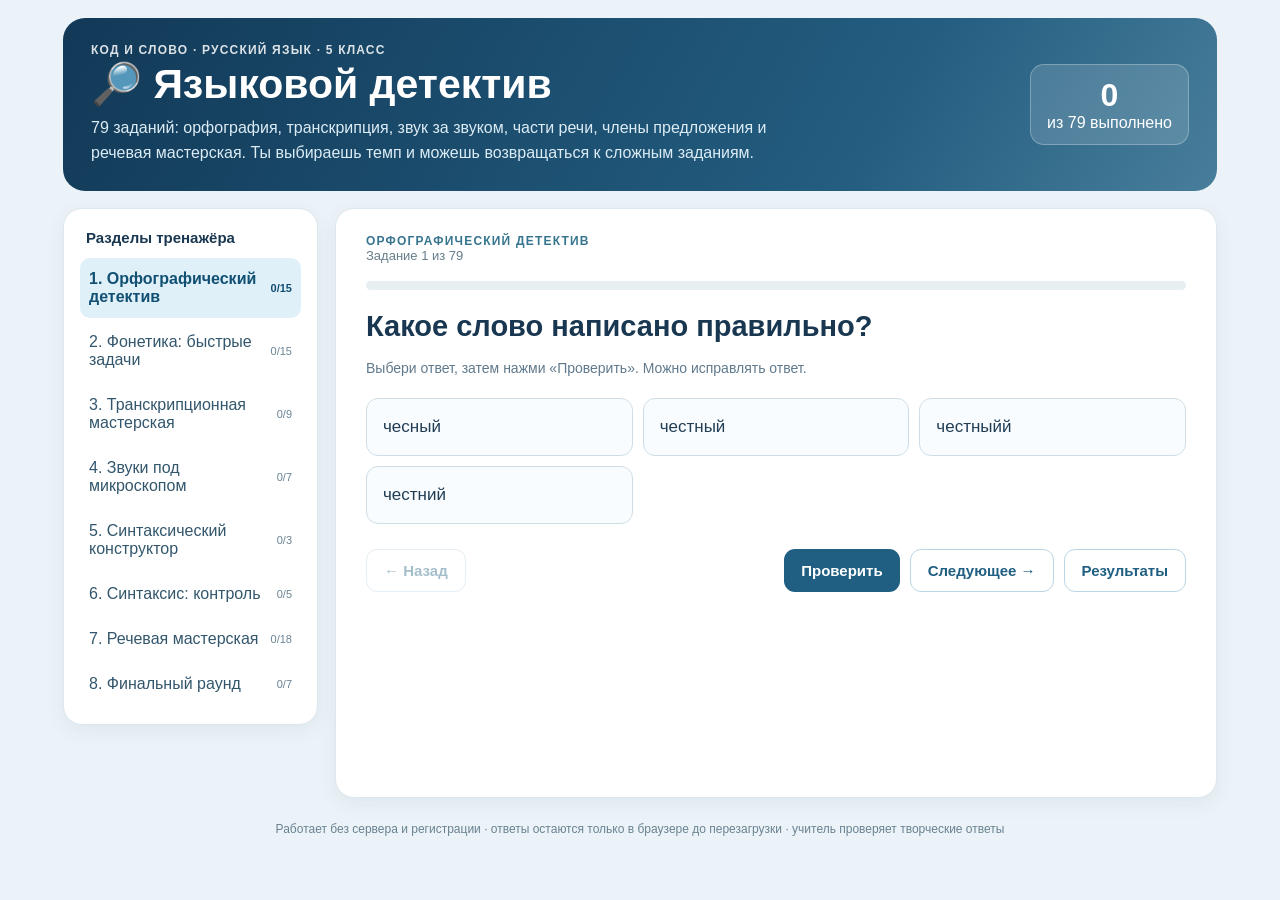
<file: mikhail-5/yazykovoy-detektiv/index.html>
<!doctype html><html lang="ru"><head><meta charset="utf-8"><meta name="viewport" content="width=device-width,initial-scale=1"><meta name="color-scheme" content="light"><title>Языковой детектив — Михаил · 5 класс</title>
<style>
:root{font-family:Aptos,Calibri,Arial,sans-serif;color:#193750;background:#ecf3f8}*{box-sizing:border-box}body{margin:0}button,textarea,select{font:inherit}button{cursor:pointer}.shell{max-width:1190px;margin:auto;padding:18px}.hero{background:linear-gradient(120deg,#123957,#235d80 70%,#487e9b);border-radius:22px;color:#fff;padding:25px 28px;display:flex;justify-content:space-between;gap:20px;align-items:center}.hero h1{font-size:clamp(26px,4vw,41px);margin:3px 0 8px}.hero p{color:#dcecf5;margin:0;max-width:690px;line-height:1.55}.overline{font-size:12px;letter-spacing:.1em;text-transform:uppercase;opacity:.85;font-weight:750}.meter{background:#ffffff24;padding:12px 16px;border:1px solid #ffffff45;border-radius:14px;min-width:138px;text-align:center}.meter b{font-size:32px;display:block}.layout{display:grid;grid-template-columns:255px minmax(0,1fr);gap:17px;margin-top:17px}.side,.work{background:#fff;border-radius:19px;box-shadow:0 6px 20px #173e5210;border:1px solid #dce8ee}.side{padding:16px;align-self:start;position:sticky;top:12px}.side h2{font-size:15px;margin:4px 6px 12px}.chapter{display:flex;gap:8px;align-items:center;width:100%;padding:12px 9px;border:0;border-radius:10px;background:transparent;color:#32566c;text-align:left;margin:3px 0}.chapter span{flex:1}.chapter small{font-size:11px;color:#698394}.chapter.active{background:#e0f0f8;color:#115074;font-weight:750}.chapter.active small{color:#115074}.chapter:hover:not(.active){background:#f4f8fb}.work{padding:25px 30px;min-height:590px}.sec-tag{color:#37758f;text-transform:uppercase;letter-spacing:.1em;font-weight:750;font-size:12px}.counter{color:#657d8a;font-size:13px}.work h2{font-size:clamp(23px,3vw,29px);line-height:1.25;margin:12px 0 14px}.sub{color:#60798c;font-size:14px;line-height:1.5}.progress{height:9px;background:#e8eff3;border-radius:100px;overflow:hidden;margin:18px 0}.progress>div{height:100%;background:#49a7a5;transition:width .2s}.options{display:grid;grid-template-columns:repeat(auto-fit,minmax(240px,1fr));gap:10px;margin-top:19px}.opt{padding:16px;text-align:left;border:1.7px solid #cfdee6;background:#f9fcfe;color:#213d54;border-radius:12px;min-height:58px;font-size:17px}.opt.sel{background:#dff0f7;border-color:#3485a6}.opt:hover{border-color:#5c9ab3}.card{border:1px solid #d7e7ee;background:#f8fbfd;padding:15px 17px;border-radius:13px;margin:12px 0}.feedback{margin-top:20px;border-left:4px solid #4ca485;background:#eff9f4;padding:14px 16px;border-radius:10px;line-height:1.55}.feedback.bad{background:#fff4ea;border-color:#d59a46}.feedback strong{display:block;margin-bottom:6px}.actions{display:flex;gap:10px;justify-content:space-between;flex-wrap:wrap;margin-top:25px}.btn{padding:12px 17px;background:#205f82;color:white;border:none;border-radius:11px;font-size:15px;font-weight:750}.btn.secondary{background:#fff;color:#205f82;border:1px solid #bcd5e4}.btn:disabled{opacity:.4;cursor:not-allowed}.textbox{width:100%;min-height:135px;resize:vertical;border:2px solid #d2e0e9;border-radius:12px;padding:14px;line-height:1.6;font-size:17px}.textbox:focus,.choice:focus,.opt:focus,select:focus{outline:2px solid #4594b6;outline-offset:2px}.note{font-size:13px;color:#657d8b}.phon-grid,.syntax-grid{overflow-x:auto;margin-top:15px}.phon-table,.syntax-table{border-collapse:collapse;min-width:620px;width:100%;font-size:14px}.phon-table td,.phon-table th,.syntax-table td,.syntax-table th{border:1px solid #c9dce6;padding:10px 8px;vertical-align:middle}.phon-table th,.syntax-table th{background:#e9f4fa;color:#315e7a}.phon-table select,.syntax-table select{width:100%;min-width:110px;padding:8px;border-radius:8px;border:1px solid #bcd1dd;background:white;color:#234359}.syntax-table select{min-width:145px}.phon-summary{display:flex;gap:10px;align-items:center;flex-wrap:wrap}.phon-summary label{font-size:14px}.phon-summary select{padding:8px;border-radius:9px}.tag{display:inline-block;background:#ebf4f8;padding:6px 10px;border-radius:30px;color:#285f79;font-weight:700}.score{font-size:48px;font-weight:850;color:#246d92}.result-grid{display:grid;grid-template-columns:repeat(auto-fit,minmax(140px,1fr));gap:10px}.stat{background:#eff6fa;border-radius:12px;padding:15px}.stat strong{display:block;font-size:26px;color:#245c7c}.footer{text-align:center;color:#688291;font-size:12px;padding:24px}.warn{padding:12px;border-radius:10px;background:#fff8ec;color:#8b632b}.hidden{display:none!important}@media(max-width:850px){.layout{grid-template-columns:1fr}.side{position:static;display:flex;overflow:auto;gap:6px;align-items:center}.side h2{display:none}.chapter{min-width:170px}.work{padding:20px}.hero{padding:18px}.meter{display:none}}@media print{.side,.actions,.footer,.hero,.btn,.progress{display:none!important}.layout{display:block}.work{box-shadow:none;border:0;padding:0}.feedback{break-inside:avoid}}
</style></head><body><div class="shell"><header class="hero"><div><div class="overline">Код и слово · русский язык · 5 класс</div><h1>🔎 Языковой детектив</h1><p>79 заданий: орфография, транскрипция, звук за звуком, части речи, члены предложения и речевая мастерская. Ты выбираешь темп и можешь возвращаться к сложным заданиям.</p></div><div class="meter"><b id="doneCount">0</b><span>из 79 выполнено</span></div></header><div class="layout"><aside class="side" id="chapters"><h2>Разделы тренажёра</h2></aside><main class="work"><div class="sec-tag" id="unit">РАЗДЕЛ</div><div class="counter" id="count"></div><div class="progress"><div id="fill"></div></div><h2 id="prompt"></h2><p class="sub" id="sub"></p><div id="body"></div><div id="feedback" class="feedback hidden"></div><div class="actions"><button class="btn secondary" id="prev">← Назад</button><div style="display:flex;gap:10px;flex-wrap:wrap"><button class="btn" id="check">Проверить</button><button class="btn secondary" id="next">Следующее →</button><button class="btn secondary" id="report">Результаты</button></div></div></main></div><div class="footer">Работает без сервера и регистрации · ответы остаются только в браузере до перезагрузки · учитель проверяет творческие ответы</div></div>
<script>
'use strict';
const Q=[{"sec":"Орфографический детектив","p":"Какое слово написано правильно?","type":"choice","e":"Честный: проверочное слово честь.","opts":["чесный","честный","честныйй","честний"],"a":1},{"sec":"Орфографический детектив","p":"Где допущена ошибка?","type":"choice","e":"Поздний: буква д сохраняется; ср. опоздать.","opts":["лестница","солнце","позний","праздник"],"a":2},{"sec":"Орфографический детектив","p":"Выбери ряд, в котором все слова написаны верно.","type":"choice","e":"Все три — словарные написания.","opts":["берёза, мороз, аллея","берёза, мароз, аллея","бирёза, мороз, аллея","берёза, мороз, алея"],"a":0},{"sec":"Орфографический детектив","p":"В каком слове есть непроизносимый согласный?","type":"choice","e":"В слове сердце буква д не произносится.","opts":["опасный","прекрасный","сердце","вкусный"],"a":2},{"sec":"Орфографический детектив","p":"В каком слове на конце пишется Б?","type":"choice","e":"Гриб — грибы. Остальные: снег, сугроб, сапог (соответственно г, б, г).","opts":["гри..","сне..","сугро..","сапо.."],"a":0},{"sec":"Орфографический детектив","p":"В каком слове нужен разделительный Ь?","type":"choice","e":"Вьюга. В других словах после приставок нужен ъ.","opts":["об..ём","под..езд","в..юга","с..ёмка"],"a":2},{"sec":"Орфографический детектив","p":"Где во всех словах пишется Ь?","type":"choice","e":"Семья и вьюга — разделительный мягкий знак.","opts":["сем..я, в..юга","с..езд, солов..и","об..явление, руч..и","под..ём, обез..яна"],"a":0},{"sec":"Орфографический детектив","p":"Как правильно написать слово?","type":"choice","e":"Чувство: запоминаем согласную в.","opts":["чуство","чувство","чуфство","чуствo"],"a":1},{"sec":"Орфографический детектив","p":"Какое слово имеет проверяемую безударную гласную в корне?","type":"choice","e":"Трава — травы. В слове мороз первую о нельзя проверить ударением.","opts":["берёза","мороз","трава","карандаш"],"a":2},{"sec":"Орфографический детектив","p":"Можно ли проверить первую букву О в слове «мороз» словом «морозы»?","type":"choice","e":"Морозы проверяет вторую о (которая и так ударная в мороз). Первая о — непроверяемая; её запоминают.","opts":["Да, обе гласные проверяются","Нет: в «морозы» ударение падает на вторую о"],"a":1},{"sec":"Орфографический детектив","p":"Где написание проверяется словом «лес»?","type":"choice","e":"Лесной — лес; здесь однокоренные слова.","opts":["лиса","лесной","лисица","леса́ (не существительное)"],"a":1},{"sec":"Орфографический детектив","p":"В каком слове НЕ нужно вставлять букву Т?","type":"choice","e":"Интересный: сочетание сн, непроизносимой т нет. Остальные: честный, прелестный, местный.","opts":["чес..ный","прелес..ный","интерес..ный","мес..ный"],"a":2},{"sec":"Орфографический детектив","p":"Выбери ВСЕ слова с разделительным мягким знаком.","type":"multi","e":"Вьюга, воробьи, семья.","opts":["вьюга","объезд","воробьи","семья","подъём"],"a":[0,2,3]},{"sec":"Орфографический детектив","p":"Выбери ВСЕ слова с непроизносимым согласным.","type":"multi","e":"Праздник, честный, сердце.","opts":["праздник","опасный","честный","ужасный","сердце"],"a":[0,2,4]},{"sec":"Орфографический детектив","p":"Запиши два своих слова: одно с проверяемой безударной гласной, другое со словарной. Объясни различие.","type":"open","e":"Например: лесной — лес; берёза — словарное. Оценивается объяснение, а не только примеры."},{"sec":"Фонетика: быстрые задачи","p":"В каком слове звуков БОЛЬШЕ, чем букв?","type":"choice","e":"Юла: 3 буквы, 4 звука: [й’ула].","opts":["мяч","юла","соль","ель"],"a":1},{"sec":"Фонетика: быстрые задачи","p":"В каком слове букв БОЛЬШЕ, чем звуков?","type":"choice","e":"Пень: 4 буквы, 3 звука.","opts":["ёж","яма","пень","маяк"],"a":2},{"sec":"Фонетика: быстрые задачи","p":"Сколько звуков в слове «съезд»?","type":"choice","e":"Съезд: 5 букв и 5 звуков; ъ не звук, е после ъ — два звука.","opts":["4","5","6","7"],"a":1},{"sec":"Фонетика: быстрые задачи","p":"Сколько звуков в слове «маяк»?","type":"choice","e":"Маяк: 4 буквы, 5 звуков — я после гласной даёт два звука.","opts":["3","4","5","6"],"a":2},{"sec":"Фонетика: быстрые задачи","p":"В каком слове буква Е обозначает два звука?","type":"choice","e":"После гласного о: [й’] + гласный.","opts":["мел","лес","пень","поезд"],"a":3},{"sec":"Фонетика: быстрые задачи","p":"В каком слове буква Я обозначает ОДИН гласный звук?","type":"choice","e":"Мяч: я обозначает один гласный звук и мягкость [м’].","opts":["яма","маяк","мяч","семья"],"a":2},{"sec":"Фонетика: быстрые задачи","p":"Где все согласные твёрдые?","type":"choice","e":"Жук: [ж] и [к] — твёрдые.","opts":["жук","щука","чаша","день"],"a":0},{"sec":"Фонетика: быстрые задачи","p":"Где все согласные мягкие?","type":"choice","e":"Мяч: [м’] и [ч’] мягкие.","opts":["мяч","жук","лес","мак"],"a":0},{"sec":"Фонетика: быстрые задачи","p":"Где происходит оглушение согласного на конце?","type":"choice","e":"Мороз → [марос]: конечный [с] глухой.","opts":["мороз","сосна","берёза","весна"],"a":0},{"sec":"Фонетика: быстрые задачи","p":"В каком слове последний согласный звук [п]?","type":"choice","e":"Дуб → [дуп].","opts":["снег","дуб","мороз","грибок"],"a":1},{"sec":"Фонетика: быстрые задачи","p":"Какой звук обозначает буква Ж в слове «жираф»?","type":"choice","e":"[ж] — всегда твёрдый.","opts":["[ж’]","[ж]","[ш]","[ч’]"],"a":1},{"sec":"Фонетика: быстрые задачи","p":"В каком слове есть непроизносимая согласная буква?","type":"choice","e":"В солнце буква л не произносится.","opts":["лесной","солнце","берёза","яркий"],"a":1},{"sec":"Фонетика: быстрые задачи","p":"Укажи верное число букв и звуков в слове «ёлка».","type":"choice","e":"Начальная ё обозначает два звука.","opts":["4 буквы, 4 звука","4 буквы, 5 звуков","5 букв, 4 звука"],"a":1},{"sec":"Фонетика: быстрые задачи","p":"Какая пара слов различается только одним звуком?","type":"choice","e":"Дом — том: первый звук [д] / [т].","opts":["дом — том","лес — гора","снег — лес"],"a":0},{"sec":"Фонетика: быстрые задачи","p":"Где ударение падает на второй слог?","type":"choice","e":"Звони́т: ударение на втором слоге.","opts":["ве́тер","звони́т","зо́лото","де́рево"],"a":1},{"sec":"Транскрипционная мастерская","p":"Какая школьная транскрипция слова «дуб» верная?","type":"choice","e":"На конце б оглушается: [п].","opts":["[дуб]","[дуп]","[туп]"],"a":1},{"sec":"Транскрипционная мастерская","p":"Какая транскрипция передаёт слово «ёлка»?","type":"choice","e":"Ё в начале слова = два звука. Л — твёрдый.","opts":["[й’олка]","[олка]","[й’ол’ка]"],"a":0},{"sec":"Транскрипционная мастерская","p":"Какая запись передаёт слово «мяч»?","type":"choice","e":"М и ч мягкие; я после согласного не даёт [й’].","opts":["[м’ач’]","[мач]","[м’й’ач’]"],"a":0},{"sec":"Транскрипционная мастерская","p":"Как правильно обозначить слово «конь»?","type":"choice","e":"Ь не звук, он обозначает мягкость [н’].","opts":["[кон’]","[кон]","[кой’н’]"],"a":0},{"sec":"Транскрипционная мастерская","p":"Как правильно обозначить слово «яма»?","type":"choice","e":"Я в начале обозначает [й’] и гласный.","opts":["[ама]","[й’ама]","[й’ам’а]"],"a":1},{"sec":"Транскрипционная мастерская","p":"Как правильно обозначить слово «лес»?","type":"choice","e":"Е после л обозначает гласный и мягкость [л’].","opts":["[л’эс]","[лэс]","[л’й’эс]"],"a":0},{"sec":"Транскрипционная мастерская","p":"Как правильно обозначить слово «шар»?","type":"choice","e":"[ш] всегда твёрдый.","opts":["[ш’ар]","[шар]","[щар]"],"a":1},{"sec":"Транскрипционная мастерская","p":"Какая транскрипция подходит к слову «май»?","type":"choice","e":"Й обозначает мягкий согласный [й’].","opts":["[май]","[май’]","[маи]"],"a":1},{"sec":"Транскрипционная мастерская","p":"Сколько звуков в слове «праздник»?","type":"choice","e":"8 букв, 7 звуков — д не произносится.","opts":["7","8","9"],"a":0},{"sec":"Звуки под микроскопом","p":"Разбери слово «дуб»: выбери транскрипцию, характеристику каждого звука и число букв/звуков.","type":"phonetic","e":"Образец разбора: дуб — [дуп]. Проверяем звук за звуком.","word":"дуб","transcript":"[дуп]","sounds":[["д","[д]","согласный, звонкий парный, твёрдый парный"],["у","[у]","гласный, ударный"],["б","[п]","согласный, глухой парный, твёрдый парный"]]},{"sec":"Звуки под микроскопом","p":"Разбери слово «мяч»: выбери транскрипцию, характеристику каждого звука и число букв/звуков.","type":"phonetic","e":"Образец разбора: мяч — [м’ач’]. Проверяем звук за звуком.","word":"мяч","transcript":"[м’ач’]","sounds":[["м","[м’]","согласный, звонкий непарный, мягкий парный"],["я","[а]","гласный, ударный"],["ч","[ч’]","согласный, глухой непарный, мягкий непарный"]]},{"sec":"Звуки под микроскопом","p":"Разбери слово «ёлка»: выбери транскрипцию, характеристику каждого звука и число букв/звуков.","type":"phonetic","e":"Образец разбора: ёлка — [й’олка]. Проверяем звук за звуком.","word":"ёлка","transcript":"[й’олка]","sounds":[["ё","[й’] + [о]","[й’]: согласный, звонкий непарный, мягкий непарный; [о]: гласный, ударный"],["л","[л]","согласный, звонкий непарный, твёрдый парный"],["к","[к]","согласный, глухой парный, твёрдый парный"],["а","[а]","гласный, безударный (в школьной упрощённой записи)"]]},{"sec":"Звуки под микроскопом","p":"Характеристика звука [ж] в слове «жук»:","type":"choice","e":"[ж] — звонкий парный, твёрдый непарный.","opts":["согласный, звонкий, твёрдый","согласный, глухой, твёрдый","согласный, звонкий, мягкий"],"a":0},{"sec":"Звуки под микроскопом","p":"Характеристика звука [ч’]:","type":"choice","e":"[ч’] — глухой непарный и всегда мягкий.","opts":["звонкий парный, мягкий","глухой непарный, мягкий непарный","глухой парный, твёрдый"],"a":1},{"sec":"Звуки под микроскопом","p":"Какие из звуков ВСЕГДА мягкие?","type":"choice","e":"[ч’], [щ’], [й’] не имеют твёрдой пары.","opts":["[ж], [ш], [ц]","[ч’], [щ’], [й’]","[м], [н], [р]"],"a":1},{"sec":"Звуки под микроскопом","p":"Какой звук ГЛАСНЫЙ?","type":"choice","e":"[ы] — гласный.","opts":["[й’]","[р]","[ы]","[ч’]"],"a":2},{"sec":"Синтаксический конструктор","p":"Разметь каждое слово в предложении: «Яркое солнце освещало лесную поляну.»","type":"syntax","e":"Сначала отметь части речи, затем члены предложения. Предлог отдельно не подчёркивают, но он входит в состав обстоятельства.","tokens":[["Яркое","прил.","определение"],["солнце","сущ.","подлежащее"],["освещало","глаг.","сказуемое"],["лесную","прил.","определение"],["поляну","сущ.","дополнение"]],"character":{"aim":"повествовательное","emotion":"невосклицательное","base":"двусоставное","spread":"распространённое","complex":"неосложнённое"}},{"sec":"Синтаксический конструктор","p":"Разметь каждое слово в предложении: «Утром ветер тихо качал высокие сосны.»","type":"syntax","e":"Сначала отметь части речи, затем члены предложения. Предлог отдельно не подчёркивают, но он входит в состав обстоятельства.","tokens":[["Утром","сущ.","обстоятельство"],["ветер","сущ.","подлежащее"],["тихо","нареч.","обстоятельство"],["качал","глаг.","сказуемое"],["высокие","прил.","определение"],["сосны","сущ.","дополнение"]],"character":{"aim":"повествовательное","emotion":"невосклицательное","base":"двусоставное","spread":"распространённое","complex":"неосложнённое"}},{"sec":"Синтаксический конструктор","p":"Разметь каждое слово в предложении: «Птицы громко пели в саду.»","type":"syntax","e":"Сначала отметь части речи, затем члены предложения. Предлог отдельно не подчёркивают, но он входит в состав обстоятельства.","tokens":[["Птицы","сущ.","подлежащее"],["громко","нареч.","обстоятельство"],["пели","глаг.","сказуемое"],["в","предлог","не член предложения"],["саду","сущ.","обстоятельство"]],"character":{"aim":"повествовательное","emotion":"невосклицательное","base":"двусоставное","spread":"распространённое","complex":"неосложнённое"}},{"sec":"Синтаксис: контроль","p":"Какое предложение является вопросительным?","type":"choice","e":"Вопросительная цель высказывания.","opts":["Когда наступит весна?","Наступила весна.","Какая чудесная весна!"],"a":0},{"sec":"Синтаксис: контроль","p":"Найди грамматическую основу: «Ветер шевелил тонкие ветви».","type":"choice","e":"Подлежащее ветер, сказуемое шевелил.","opts":["тонкие ветви","ветер шевелил","шевелил ветви"],"a":1},{"sec":"Синтаксис: контроль","p":"Какой член предложения слово «тихо» в «Ветер тихо шумел»?","type":"choice","e":"Шумел (как?) тихо.","opts":["определение","дополнение","обстоятельство"],"a":2},{"sec":"Синтаксис: контроль","p":"Какой частью речи является «светлый»?","type":"choice","e":"Обозначает признак предмета, отвечает на какой?","opts":["существительное","прилагательное","наречие"],"a":1},{"sec":"Синтаксис: контроль","p":"Какое предложение распространённое?","type":"choice","e":"Есть второстепенный член: сильный.","opts":["Смеркалось.","Наступила ночь.","Поднялся сильный ветер."],"a":2},{"sec":"Речевая мастерская","p":"Выбери наиболее точное описание.","type":"choice","e":"Точные детали делают описание зримым.","opts":["В лесу было очень красиво.","На влажных ветвях блестели крупные капли дождя.","Всё было каким-то интересным."],"a":1},{"sec":"Речевая мастерская","p":"Какой глагол лучше сочетается с существительным «ручеёк»?","type":"choice","e":"Ручеёк журчит.","opts":["шепчет","журчит","говорит доклад"],"a":1},{"sec":"Речевая мастерская","p":"Подбери точное слово вместо «идёт»: «По небу ... тёмная туча».","type":"choice","e":"Туча плывёт по небу.","opts":["плывёт","шагает","бежит ногами"],"a":0},{"sec":"Речевая мастерская","p":"В каком предложении нет неоправданного повтора?","type":"choice","e":"Второе предложение связано с первым словом её.","opts":["Берёза росла. Берёза была высокой.","Берёза возвышалась над поляной. Её ветви тянулись к небу.","Берёза была берёзой."],"a":1},{"sec":"Речевая мастерская","p":"Какое слово обозначает именно форму ветвей?","type":"choice","e":"Изогнутые — форма.","opts":["серебристые","изогнутые","вдали"],"a":1},{"sec":"Речевая мастерская","p":"Какое слово обозначает расположение предмета?","type":"choice","e":"На переднем плане — расположение.","opts":["искристый","на переднем плане","раскидистый"],"a":1},{"sec":"Речевая мастерская","p":"Установи логичный порядок описания.","type":"choice","e":"От общего к частному и к выводу.","opts":["общее впечатление → детали → отношение","отношение → случайная деталь → название","слова без связи"],"a":0},{"sec":"Речевая мастерская","p":"Какой союз лучше передаёт противопоставление? «Небо затянуло тучами, ... дождь не начался».","type":"choice","e":"Но — противопоставление.","opts":["потому что","но","чтобы"],"a":1},{"sec":"Речевая мастерская","p":"В какой фразе есть олицетворение?","type":"choice","e":"Ветру приписано человеческое действие — шепчет.","opts":["Высокое дерево","Ветер шепчет в листве","Синее небо"],"a":1},{"sec":"Речевая мастерская","p":"Какое из предложений является рассуждением?","type":"choice","e":"Есть мысль и объяснение причины.","opts":["Снег лежал на крыше.","Я думаю, что читать полезно, потому что книги расширяют кругозор.","Солнечный луч освещал комнату."],"a":1},{"sec":"Речевая мастерская","p":"Замени повторы двумя связными предложениями: «На поляне росла берёза. Берёза была стройной. У берёзы были тонкие ветви».","type":"open","e":"Например: На поляне росла стройная берёза. Её тонкие ветви тянулись к небу."},{"sec":"Речевая мастерская","p":"Из предложения «Был красивый лес» сделай точное описание: добавь минимум 3 наблюдаемые детали.","type":"open","e":"Можно уточнить породы деревьев, свет, цвет, движение, расстояние."},{"sec":"Речевая мастерская","p":"Соедини два предложения разными способами: «Подул ветер. Листья зашуршали».","type":"open","e":"Например: Подул ветер, и листья зашуршали. / Когда подул ветер, листья зашуршали. Важно обсудить, какие конструкции уже изучались."},{"sec":"Речевая мастерская","p":"Выбери один предмет из комнаты и опиши его тремя признаками: цвет, форма, расположение. Не называй сам предмет — учитель угадает.","type":"open","e":"Удачное описание позволяет узнать предмет без названия."},{"sec":"Речевая мастерская","p":"Объясни в 2–3 предложениях, почему полезно замечать детали. Приведи пример.","type":"open","e":"Оцениваем наличие тезиса, объяснения и конкретного примера."},{"sec":"Речевая мастерская","p":"Исправь речевую неточность: «Солнечные лучи громко освещали вершины деревьев».","type":"open","e":"Наречие громко не сочетается с освещали; можно: ярко освещали."},{"sec":"Речевая мастерская","p":"Составь мини-диалог из 4 реплик: один человек не понял описание, второй задаёт уточняющие вопросы.","type":"open","e":"Цель — научиться пояснять информацию и задавать точные вопросы."},{"sec":"Речевая мастерская","p":"Перестрой фразу двумя способами, сохранив смысл: «На поляне стояла высокая сосна».","type":"open","e":"Например: Высокая сосна возвышалась на поляне. / Посреди поляны росла высокая сосна."},{"sec":"Финальный раунд","p":"Сколько звуков в слове «объём»?","type":"choice","e":"5 букв и 5 звуков.","opts":["4","5","6"],"a":1},{"sec":"Финальный раунд","p":"Какой звук на конце слова «мороз»?","type":"choice","e":"Оглушение конечного согласного.","opts":["[з]","[с]","[ц]"],"a":1},{"sec":"Финальный раунд","p":"Где нужен разделительный Ь?","type":"choice","e":"Пьеса: разделительный ь; съёмка, объезд — ъ.","opts":["п..еса","с..ёмка","об..езд"],"a":0},{"sec":"Финальный раунд","p":"Какое из слов — наречие?","type":"choice","e":"Тихо: отвечает на вопрос как?","opts":["тихий","тихо","тишина"],"a":1},{"sec":"Финальный раунд","p":"Что такое «сверкающий» в сочетании «сверкающий снег»?","type":"choice","e":"Признак предмета.","opts":["признак предмета","расположение предмета","действие предмета"],"a":0},{"sec":"Финальный раунд","p":"Как правильно охарактеризовать «Снег растаял.»?","type":"choice","e":"Одно грамматическое основание, второстепенных членов нет.","opts":["повеств., невоскл., простое, двусоставное, нераспр.","вопросительное, сложное","побудительное, распространённое"],"a":0},{"sec":"Финальный раунд","p":"Назови одно правило, в котором ты сегодня стал увереннее, и одно задание, где пришлось подумать.","type":"open","e":"Рефлексия: конкретное правило + затруднение."}];
const sections=[...new Set(Q.map(x=>x.sec))];
const $=id=>document.getElementById(id);let index=0;
const answers={};const checked={};let reporting=false;
const esc=s=>String(s).replace(/[&<>"']/g,c=>({'&':'&amp;','<':'&lt;','>':'&gt;','"':'&quot;',"'":'&#39;'}[c]));
const subset=(a,b)=>a.length===b.length&&a.every(x=>b.includes(x));
const canon=s=>s.replace(/\s+/g,' ').trim();
function chapterNav(){let html='<h2>Разделы тренажёра</h2>';sections.forEach((s,j)=>{let ids=Q.map((x,i)=>x.sec===s?i:null).filter(x=>x!==null),done=ids.filter(i=>checked[i]).length;html+=`<button class="chapter ${Q[index]?.sec===s&&!reporting?'active':''}" data-ch="${j}"><span>${j+1}. ${esc(s)}</span><small>${done}/${ids.length}</small></button>`});$('chapters').innerHTML=html;document.querySelectorAll('[data-ch]').forEach(b=>b.onclick=()=>{save();index=Q.findIndex(x=>x.sec===sections[+b.dataset.ch]);reporting=false;render()})}
function save(){let q=Q[index],body=$('body');if(!q||reporting)return;if(q.type==='open'){answers[index]=body.querySelector('textarea')?.value||''}if(q.type==='phonetic'){answers[index]={};body.querySelectorAll('[data-ph]').forEach(e=>answers[index][e.dataset.ph]=e.value)}if(q.type==='syntax'){answers[index]={};body.querySelectorAll('[data-syn]').forEach(e=>answers[index][e.dataset.syn]=e.value)}}
function render(){reporting=false;let q=Q[index];chapterNav();$('unit').textContent=q.sec;$('count').textContent=`Задание ${index+1} из ${Q.length}`;$('doneCount').textContent=Object.keys(checked).length;$('fill').style.width=(Object.keys(checked).length/Q.length*100)+'%';$('prompt').textContent=q.p;$('sub').textContent=q.type==='open'?'Можно отвечать устно, а учитель запишет ключевые слова. Или набери ответ здесь.':q.type==='syntax'?'Выбери для каждого слова часть речи и его роль в предложении, затем охарактеризуй предложение.':q.type==='phonetic'?'Выбери транскрипцию, характеристики звуков и число букв и звуков.':'Выбери ответ, затем нажми «Проверить». Можно исправлять ответ.';$('feedback').classList.add('hidden');$('feedback').innerHTML='';$('body').innerHTML='';
if(q.type==='choice'||q.type==='multi'){let sel=answers[index]??(q.type==='multi'?[]:null);let div=document.createElement('div');div.className='options';q.opts.forEach((opt,j)=>{let b=document.createElement('button');b.className='opt '+(q.type==='multi'&&sel.includes(j)||sel===j?'sel':'');b.textContent=(q.type==='multi'?(sel.includes(j)?'☑ ':'☐ '):'')+opt;b.onclick=()=>{if(q.type==='multi'){let a=answers[index]||[];answers[index]=a.includes(j)?a.filter(x=>x!==j):[...a,j]}else answers[index]=j;delete checked[index];render()};div.appendChild(b)});$('body').appendChild(div)}
else if(q.type==='open'){$('body').innerHTML=`<div class="card"><textarea class="textbox" placeholder="Запиши ответ или обсуди с учителем..."></textarea><div class="note">Нет обязательного объёма: важнее точность, логика и объяснение.</div></div>`;$('body').querySelector('textarea').value=answers[index]||''}
else if(q.type==='phonetic'){let x=answers[index]||{};let transChoices=[q.transcript,...['[дуб]','[м’ач]','[й’ол’ка]'].filter(a=>a!==q.transcript)].slice(0,3);let ch=['согласный, звонкий парный, твёрдый парный','согласный, звонкий непарный, мягкий парный','согласный, глухой парный, твёрдый парный','согласный, глухой непарный, мягкий непарный','гласный, ударный','гласный, безударный (школьная запись)','[й’]: согласный, звонкий непарный, мягкий непарный; [о]: гласный, ударный','согласный, звонкий непарный, твёрдый парный'];let soundChoices=[...new Set(q.sounds.map(z=>z[1]).concat(['[т]','[д]','[п]','[ш]','[а]','[й’]','[ж]','[о]','[у]','[н’]']))];let opt=(arr,value,key)=>`<select data-ph="${key}"><option value="">— выбери —</option>${arr.map(v=>`<option value="${esc(v)}" ${v===value?'selected':''}>${esc(v)}</option>`).join('')}</select>`;let html=`<div class="card"><strong>Транскрипция:</strong> ${opt(transChoices,x.tr,'tr')} <span class="tag">${q.word}</span></div><div class="phon-grid"><table class="phon-table"><thead><tr><th>Буква</th><th>Звук / звуки</th><th>Характеристика</th></tr></thead><tbody>`;q.sounds.forEach((z,i)=>{let c=[z[2],...ch.filter(a=>a!==z[2])];html+=`<tr><th>${esc(z[0])}</th><td>${opt(soundChoices,x['s'+i],'s'+i)}</td><td>${opt(c,x['c'+i],'c'+i)}</td></tr>`});html+=`</tbody></table></div><div class="card phon-summary"><label>Букв: ${opt(['3','4','5','6'],x.letters,'letters')}</label><label>Звуков: ${opt(['3','4','5','6'],x.sounds,'sounds')}</label></div>`;$('body').innerHTML=html}
else if(q.type==='syntax'){let x=answers[index]||{};let pos=['сущ.','прил.','глаг.','нареч.','предлог','мест.','союз','—'];let roles=['подлежащее','сказуемое','определение','дополнение','обстоятельство','не член предложения'];let opt=(arr,val,key)=>`<select data-syn="${key}"><option value="">— выбери —</option>${arr.map(v=>`<option value="${esc(v)}" ${v===val?'selected':''}>${esc(v)}</option>`).join('')}</select>`;let html='<div class="syntax-grid"><table class="syntax-table"><thead><tr><th>Слово</th><th>Часть речи (подпиши)</th><th>Член предложения (подчеркни мысленно)</th></tr></thead><tbody>';q.tokens.forEach((z,i)=>html+=`<tr><th>${esc(z[0])}</th><td>${opt(pos,x['p'+i],'p'+i)}</td><td>${opt(roles,x['r'+i],'r'+i)}</td></tr>`);html+='</tbody></table></div><div class="card"><strong>Характеристика предложения</strong><div class="phon-grid"><table class="syntax-table"><tbody>';let dims=[['Цель высказывания','aim',['повествовательное','вопросительное','побудительное']],['Интонация','emotion',['невосклицательное','восклицательное']],['Грамматическая основа','base',['двусоставное','односоставное']],['Второстепенные члены','spread',['распространённое','нераспространённое']],['Осложнение','complex',['неосложнённое','осложнённое']]];dims.forEach(d=>html+=`<tr><th>${d[0]}</th><td>${opt(d[2],x[d[1]],d[1])}</td></tr>`);html+='</tbody></table></div></div>';$('body').innerHTML=html}
if(checked[index])showFeedback();$('prev').disabled=index===0;$('next').textContent=index===Q.length-1?'К результатам →':'Следующее →';$('check').textContent=q.type==='open'?'Сохранить / образец':checked[index]?'Проверить ещё раз':'Проверить'}
function evaluate(){let q=Q[index],a=answers[index];if(q.type==='choice')return a===q.a;if(q.type==='multi')return subset(a||[],q.a);if(q.type==='open')return null;if(q.type==='phonetic'){if(!a)return false;let score=0,total=q.sounds.length*2+3;score+=a.tr===q.transcript?1:0;q.sounds.forEach((z,i)=>{score+=a['s'+i]===z[1]?1:0;score+=a['c'+i]===z[2]?1:0});score+=a.letters===String(q.word.length)?1:0;let soundCount=q.word==='ёлка'?5:3;score+=a.sounds===String(soundCount)?1:0;return {ok:score===total,score,total}}if(q.type==='syntax'){let score=0,total=q.tokens.length*2+5;q.tokens.forEach((z,i)=>{score+=a['p'+i]===z[1]?1:0;score+=a['r'+i]===z[2]?1:0});Object.entries(q.character).forEach(([k,v])=>score+=a[k]===v?1:0);return {ok:score===total,score,total}}}
function showFeedback(){let q=Q[index],r=checked[index],f=$('feedback');f.className='feedback '+(r.correct===false?'bad':'');let verdict=q.type==='open'?'Задание сохранено — обсудите с учителем':r.correct===true?'Верно!':r.correct===false?'Есть неточности — попробуй ещё раз':'Разбор';let extra='';if(q.type==='phonetic'){let a=answers[index]||{};extra=`<p><strong>Эталон: ${esc(q.word)} — ${esc(q.transcript)}</strong></p>`+q.sounds.map(z=>`<div>${esc(z[0])} → ${esc(z[1])}: ${esc(z[2])}</div>`).join('')}if(q.type==='syntax'){extra=q.tokens.map(z=>`<div>${esc(z[0])} — ${esc(z[1])}, ${esc(z[2])}</div>`).join('')+`<p>${Object.values(q.character).map(esc).join(', ')}.</p>`}let result=r.details?` Совпадений: ${r.details.score} из ${r.details.total}.`:'';f.innerHTML=`<strong>${esc(verdict)}${result}</strong><div>${esc(q.e)}</div>${extra}`}
$('check').onclick=()=>{save();let q=Q[index],a=answers[index];if(a===undefined){$('feedback').className='feedback bad';$('feedback').textContent='Сначала выполни задание.';return}let res=evaluate(),details=typeof res==='object'?res:null;checked[index]={correct:res===null?null:details?details.ok:res,details};render()};
$('prev').onclick=()=>{save();index=Math.max(0,index-1);render()};$('next').onclick=()=>{save();if(index<Q.length-1){index++;render()}else results()};$('report').onclick=()=>{save();results()};
function results(){reporting=true;chapterNav();$('unit').textContent='ИТОГОВЫЙ ОТЧЁТ';$('count').textContent='Возвращайся к любому разделу';$('prompt').textContent='Результаты работы';$('sub').textContent='Отчёт можно распечатать или сохранить через браузер как PDF.';$('fill').style.width=(Object.keys(checked).length/Q.length*100)+'%';$('feedback').classList.add('hidden');const auto=Q.filter(x=>x.type!=='open').length;const good=Object.values(checked).filter(x=>x.correct===true).length;let html=`<div class="result-grid"><div class="stat"><strong>${Object.keys(checked).length}/${Q.length}</strong>выполнено</div><div class="stat"><strong>${good}/${auto}</strong>верных автоматических</div><div class="stat"><strong>${Q.filter(x=>x.type==='open'&&checked[Q.indexOf(x)]).length}</strong>творческих ответов</div></div><div class="card"><h3>По разделам</h3>`;sections.forEach(s=>{let ids=Q.map((x,i)=>x.sec===s?i:null).filter(x=>x!==null);let ok=ids.filter(j=>checked[j]?.correct===true).length;let done=ids.filter(j=>checked[j]).length;html+=`<p>${esc(s)}: выполнено ${done}/${ids.length}, автоматических верных ${ok}</p>`});html+='</div><div class="card"><h3>Речевые ответы</h3>';Q.forEach((q,j)=>{if(q.type==='open'&&answers[j])html+=`<p><b>${esc(q.p)}</b><br>${esc(answers[j])}</p>`});html+='</div><button class="btn" id="printResult">Печать / сохранить в PDF</button>';$('body').innerHTML=html;$('printResult').onclick=()=>window.print();$('prev').disabled=false;$('prev').onclick=()=>{reporting=false;render()};$('check').style.display='none';$('next').style.display='none';$('report').style.display='none'}
// Restore footer controls after navigating from report
const originalRender=render;render=function(){['check','next','report'].forEach(id=>$(id).style.display='');$('prev').onclick=()=>{save();index=Math.max(0,index-1);render()};originalRender()};
render();
</script><script src="./advanced.js?v=20261029"></script></body></html>
</file>
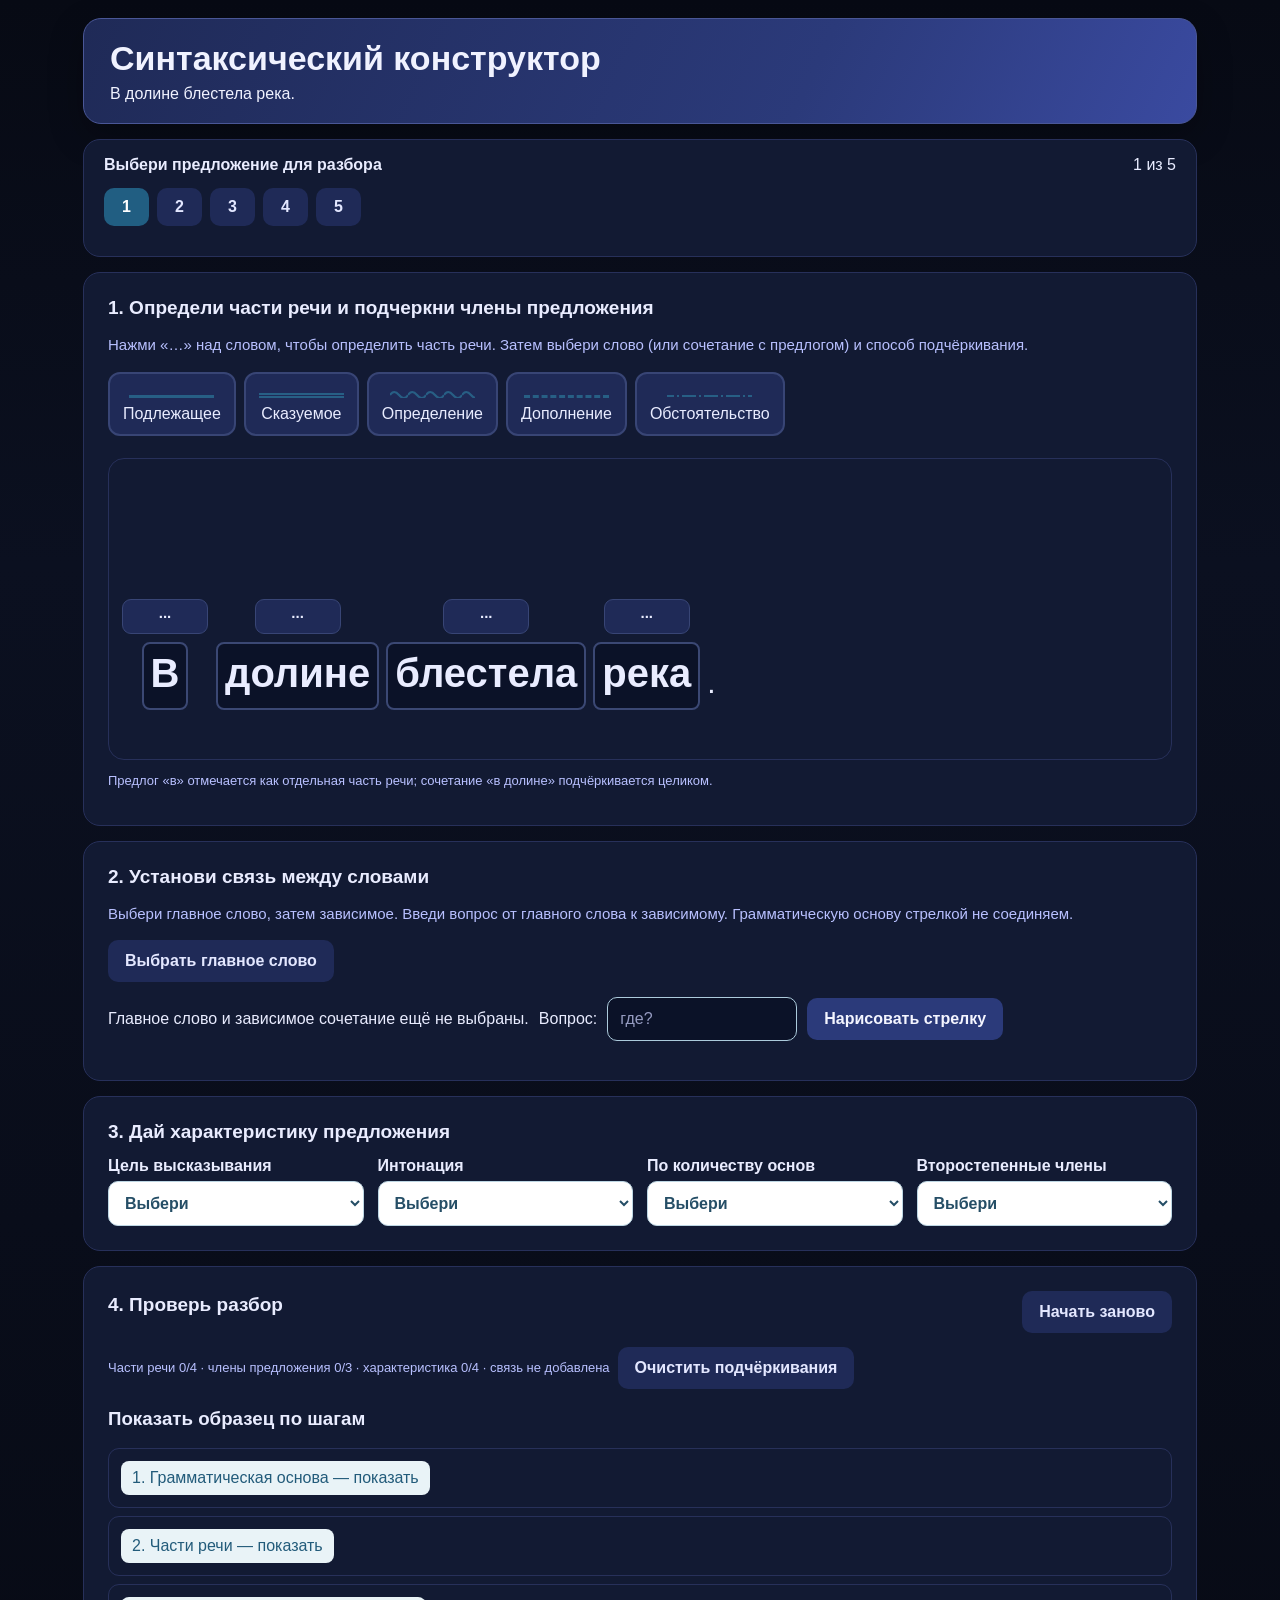
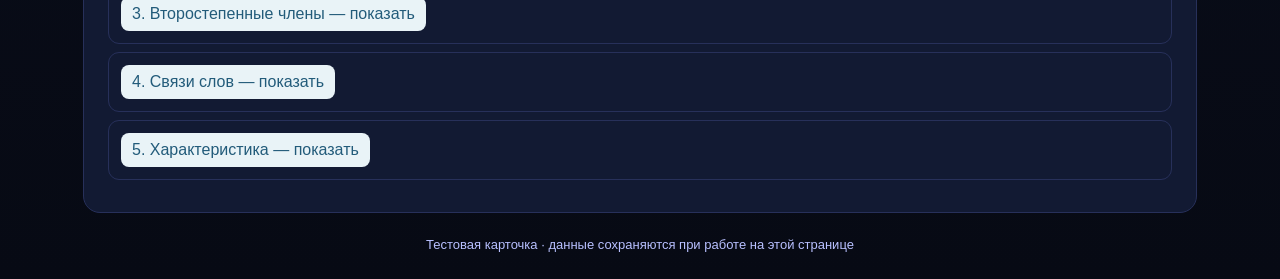
<file: mikhail-5/expedition-mayak/syntax-test/index.html>
<!doctype html><html lang="ru"><head><meta charset="utf-8"><meta name="viewport" content="width=device-width,initial-scale=1"><title>Синтаксический разбор — тестовая карточка</title><style>
:root{font-family:Aptos,Calibri,Arial,sans-serif;color:#17374e;background:#edf4f8}*{box-sizing:border-box}body{margin:0}button,input,select{font:inherit}button{cursor:pointer}button:focus-visible,input:focus-visible,select:focus-visible{outline:3px solid #e9b85e;outline-offset:2px}.wrap{max-width:1150px;margin:auto;padding:18px}.top{background:#195779;border-radius:18px;padding:20px 26px;color:white}.top h1{margin:0;font-size:clamp(23px,3vw,34px)}.top p{margin:7px 0 0;color:#d7e7ef}.card{background:#fff;border:1px solid #d4e3eb;border-radius:17px;padding:24px;margin:15px 0;box-shadow:0 8px 18px #173b5210}.stage-title{font-size:19px;font-weight:750;margin:0 0 14px}.sub{color:#617c8c;font-size:15px;line-height:1.5}.toolbar{display:flex;gap:8px;flex-wrap:wrap;align-items:center;margin:14px 0}.tool{background:#f6fafc;border:2px solid #c0d7e4;border-radius:12px;padding:11px 13px;min-width:115px;color:#1c506e}.tool.active{background:#d7edf7;border-color:#26799f}.tool small{display:block;color:#5a7b8f;font-size:12px}.sample{display:block;height:13px;width:85px;margin:0 auto 7px;border-bottom:3px solid #275f85}.sample.pred{border-bottom:5px double #275f85}.sample.attr{border:0;background:repeat-x left bottom/18px 8px url("data:image/svg+xml,%3Csvg xmlns='http://www.w3.org/2000/svg' width='18' height='8'%3E%3Cpath d='M0 5 Q4 -1 9 5 T18 5' fill='none' stroke='%23275f85' stroke-width='2'/%3E%3C/svg%3E")}.sample.obj{border-bottom:3px dashed #275f85}.sample.adv{border:0;background:repeat-x left bottom/22px 6px url("data:image/svg+xml,%3Csvg xmlns='http://www.w3.org/2000/svg' width='22' height='6'%3E%3Cpath d='M0 4h7 M10 4h2 M15 4h7' fill='none' stroke='%23275f85' stroke-width='2'/%3E%3C/svg%3E")}.sentence-box{position:relative;border:1px solid #d7e8f0;background:#f9fcfe;border-radius:16px;margin-top:22px;padding:72px 12px 24px;min-height:210px;overflow:visible}.sentence{display:flex;flex-wrap:wrap;align-items:flex-end;gap:7px;position:relative;z-index:2}.word{display:flex;flex-direction:column;align-items:center;min-width:105px;gap:8px}.pos{background:#e8f2f7;border:1px solid #b5d2e1;color:#24627f;padding:6px;border-radius:9px;min-width:86px;min-height:35px;font-size:15px;font-weight:750}.pos.chosen{background:#d1eaf4}.word-main{font-size:clamp(29px,4vw,40px);font-weight:680;white-space:nowrap;padding:7px 7px 12px;border:2px solid transparent;border-radius:8px;background:transparent;color:#133c57;min-height:65px;position:relative}.word-main.selected{background:#d8eef8;border-color:#4c9bc0}.word-main.linkMain{background:#e6f4eb;border-color:#50a985}.word-main.linkDep{background:#fff2d6;border-color:#d5a447}.word-main.role-subject:after,.word-main.role-predicate:after,.word-main.role-attribute:after,.word-main.role-object:after,.word-main.role-adverbial:after{content:"";position:absolute;left:8px;right:8px;bottom:8px;height:7px}.word-main.role-subject:after{border-bottom:3px solid #246888}.word-main.role-predicate:after{border-bottom:6px double #246888}.word-main.role-attribute:after{background:repeat-x left bottom/18px 8px url("data:image/svg+xml,%3Csvg xmlns='http://www.w3.org/2000/svg' width='18' height='8'%3E%3Cpath d='M0 5 Q4 -1 9 5 T18 5' fill='none' stroke='%23246888' stroke-width='2'/%3E%3C/svg%3E")}.word-main.role-object:after{border-bottom:3px dashed #246888}.word-main.role-adverbial:after{background:repeat-x left bottom/22px 6px url("data:image/svg+xml,%3Csvg xmlns='http://www.w3.org/2000/svg' width='22' height='6'%3E%3Cpath d='M0 4h7 M10 4h2 M15 4h7' fill='none' stroke='%23246888' stroke-width='2'/%3E%3C/svg%3E")}.role-label{font-size:12px;color:#3d6f86;min-height:17px}.pos-menu{display:none;position:fixed;z-index:99;background:white;border:1px solid #a9cbdc;border-radius:11px;box-shadow:0 10px 40px #17364d30;padding:7px;max-width:min(320px,95vw);grid-template-columns:repeat(2,minmax(0,1fr));gap:5px}.pos-menu.open{display:grid}.pos-menu button{padding:10px;border:0;border-radius:7px;background:#f2f7fa;color:#204c65}.pos-menu button:hover{background:#daedf6}.links{margin-top:14px}.linkrow{display:flex;gap:8px;flex-wrap:wrap;align-items:center;padding:10px 12px;background:#eff6fa;border-radius:10px;margin:7px 0}.linkrow b{color:#166182}.btn{border:0;background:#226587;color:#fff;border-radius:10px;padding:12px 17px;font-weight:700}.btn.secondary{color:#205873;background:#e7f1f6}.btn.small{padding:6px 10px}.btn:disabled{opacity:.4}.linkform{display:flex;flex-wrap:wrap;gap:10px;align-items:center;margin:15px 0}.linkform input{border:1px solid #accbdc;border-radius:10px;padding:12px;max-width:190px}.notice{color:#815c23;font-size:15px;min-height:22px}.char-grid{display:grid;grid-template-columns:repeat(auto-fit,minmax(200px,1fr));gap:14px}.char-grid label{display:flex;flex-direction:column;gap:6px;font-weight:650}.char-grid select{border:1px solid #bdd6e3;border-radius:10px;background:white;color:#254e66;padding:12px;width:100%}.results{display:none;border-left:4px solid #339c7a;border-radius:10px;background:#edf8f1;padding:17px;line-height:1.6}.results.open{display:block}.checkrow{display:flex;align-items:center;justify-content:space-between;gap:10px;flex-wrap:wrap}.reveal-item{border:1px solid #d3e5ec;border-radius:11px;padding:12px;margin:8px 0}.reveal-item button{background:#e9f3f7;border:none;border-radius:8px;padding:8px 11px;color:#225b7a}.reveal-content{margin-top:10px;color:#214e64}.hint{font-size:13px;color:#648496}.svg-arrows{position:absolute;left:0;top:0;width:100%;height:100%;pointer-events:none;z-index:1;overflow:visible}.svg-arrows path{stroke:#337c9d;fill:none;stroke-width:2.5}.svg-arrows text{fill:#216081;font-size:16px;font-weight:750}.arrow-question{font-size:15px;color:#1a6485;background:#e0f1fa;border:1px solid #9fc6db;border-radius:7px;padding:2px 5px;z-index:4;position:absolute;transform:translate(-50%,-50%);white-space:nowrap}.foot{font-size:13px;color:#6c8390;text-align:center;padding:9px}@media(max-width:700px){.card{padding:15px}.sentence-box{padding-top:65px}.sentence{gap:3px}.word{min-width:82px}.pos{min-width:71px}.word-main{font-size:25px;padding:5px 3px 12px}.tool{min-width:90px}.sample{width:60px}}@media print{.top,.toolbar,.foot,.btn,.pos-menu{display:none!important}}
button[hidden]{display:none!important}#checkGate{display:inline-block;max-width:670px;line-height:1.4}.sentence-nav{padding:16px 20px!important}.sentence-nav button{min-width:45px;padding:10px 14px}.sentence-nav button.on{background:#215e82;color:#fff}.sentence-nav button.finished{border:2px solid #39a27b}.stage-message{color:#53788c;font-size:13px;margin:4px 0 9px}.linkrow .btn{min-width:70px}.word{min-width:88px}.sentence-box{padding-top:90px}.reveal-content{line-height:1.55}@media(max-width:700px){.sentence-box{padding-top:105px}.word{min-width:74px}}<style>.sentence-box{padding-top:120px!important;overflow:visible}.svg-arrows{z-index:5!important;overflow:visible!important;pointer-events:none}.svg-arrows path{stroke:#89adff!important;stroke-width:3.5!important;fill:none!important;stroke-linecap:round}.svg-arrows marker path{stroke:#89adff!important;fill:#89adff!important}.arrow-question{z-index:7!important;background:#293b77!important;color:#fff!important;border:1px solid #9eb6ff!important;box-shadow:0 2px 7px #0005}.word-main{z-index:2}.word-main.linkMain,.word-main.linkDep,.word-main.selected{background:#283b71!important;color:#f2f5ff!important;border-color:#8ea4ee!important;box-shadow:none!important}.word-main.linkMain{outline:2px solid #60c39e!important}.word-main.linkDep{outline:2px solid #ecc276!important}html[data-theme="light"] .svg-arrows path{stroke:#315d9a!important}html[data-theme="light"] .svg-arrows marker path{stroke:#315d9a!important;fill:#315d9a!important}html[data-theme="light"] .word-main.linkMain,html[data-theme="light"] .word-main.linkDep,html[data-theme="light"] .word-main.selected{background:#dce7ff!important;color:#233f78!important;border-color:#7395c9!important}html[data-theme="light"] .arrow-question{background:#e5edff!important;color:#234b83!important;border-color:#83a4d5!important;box-shadow:0 2px 5px #3452a322}<style>.svg-arrows path{stroke-width:2.2!important;stroke-linecap:round!important;stroke-linejoin:round!important}.svg-arrows marker path{stroke-width:1.5!important;fill:none!important;stroke-linejoin:round!important}.sentence-box{padding-top:140px!important}.word-main.linkMain,.word-main.linkDep{box-shadow:none!important}html[data-theme="light"] .svg-arrows path{stroke-width:2.2!important}.arrow-question{font-size:14px!important}<style>.svg-arrows .arrow-shaft{stroke-width:2.1!important;stroke-linecap:round!important;fill:none!important}.svg-arrows .arrow-tip{stroke-width:1.8!important;stroke-linecap:round!important;stroke-linejoin:round!important;fill:none!important}.svg-arrows{overflow:visible!important}</style><link rel="stylesheet" href="../kodislovo-theme.css?v=20261029dark1"><link rel="stylesheet" href="../kodislovo-theme-toggle.css?v=20261029a"><script>try{document.documentElement.dataset.theme=localStorage.getItem("kodislovo:lesson-theme")==="light"?"light":"dark"}catch(e){document.documentElement.dataset.theme="dark"}</script></head><body><div class="wrap"><div class="top"><h1>Синтаксический конструктор</h1><p id="topSentence">В долине блестела река.</p></div>
<div class="sentence-nav card"><div class="checkrow"><strong>Выбери предложение для разбора</strong><span id="sentenceCount"></span></div><div id="sentenceNavButtons" class="toolbar"></div></div><section class="card"><h2 class="stage-title">1. Определи части речи и подчеркни члены предложения</h2><p class="sub">Нажми «…» над словом, чтобы определить часть речи. Затем выбери слово (или сочетание с предлогом) и способ подчёркивания.</p><div class="toolbar" id="roleTools"></div><div class="sentence-box" id="sentenceBox"><svg class="svg-arrows" id="arrowSvg" aria-hidden="true"><g id="arrowLayer"></g></svg><div class="sentence" id="sentence"></div></div><div id="posMenu" class="pos-menu" role="menu"></div><p class="hint">Предлог «в» отмечается как отдельная часть речи; сочетание «в долине» подчёркивается целиком.</p></section>
<section class="card"><h2 class="stage-title">2. Установи связь между словами</h2><p class="sub">Выбери главное слово, затем зависимое. Введи вопрос от главного слова к зависимому. Грамматическую основу стрелкой не соединяем.</p><div class="toolbar"><button class="btn secondary" id="linkMode">Выбрать главное слово</button><span class="notice" id="linkStatus"></span></div><div class="linkform"><span id="linkSelection">Главное и зависимое слова пока не выбраны.</span><label for="question">Вопрос: </label><input id="question" placeholder="где?" autocomplete="off"><button class="btn" id="saveLink">Нарисовать стрелку</button></div><div class="links" id="linkList"></div></section>
<section class="card"><h2 class="stage-title">3. Дай характеристику предложения</h2><div class="char-grid" id="characteristics"></div></section>
<section class="card"><div class="checkrow"><h2 class="stage-title">4. Проверь разбор</h2><button class="btn secondary" id="reset">Начать заново</button></div><div class="toolbar"><button class="btn" id="check" hidden>Проверить разбор</button><span class="hint" id="checkGate" role="status">Заверши все этапы разбора, чтобы появилась проверка.</span><button class="btn secondary" id="clearMarks">Очистить подчёркивания</button></div><div class="results" id="results"></div><h3>Показать образец по шагам</h3><div id="reveals"></div></section><div class="foot">Тестовая карточка · данные сохраняются при работе на этой странице</div></div>
<script>
const DATA=[{"label":"В долине блестела река.","tokens":[["В","предлог",0],["долине","сущ.",0],["блестела","глаг.",1],["река","сущ.",2]],"groups":[["в долине",[0,1],"adverbial"],["блестела",[2],"predicate"],["река",[3],"subject"]],"connections":[[2,[0,1],["где?","в чём?"]]],"subj":3,"pred":2,"teacherReview":false},{"label":"На площадке ребята пишут заметки.","tokens":[["На","предлог",0],["площадке","сущ.",0],["ребята","сущ.",1],["пишут","глаг.",2],["заметки","сущ.",3]],"groups":[["на площадке",[0,1],"adverbial"],["ребята",[2],"subject"],["пишут",[3],"predicate"],["заметки",[4],"object"]],"connections":[[3,[0,1],["где?","на чём?"]],[3,[4],["что?"]]],"subj":2,"pred":3,"teacherReview":false},{"label":"Над городом поднималось яркое солнце.","tokens":[["Над","предлог",0],["городом","сущ.",0],["поднималось","глаг.",1],["яркое","прил.",2],["солнце","сущ.",3]],"groups":[["над городом",[0,1],"adverbial"],["поднималось",[2],"predicate"],["яркое",[3],"attribute"],["солнце",[4],"subject"]],"connections":[[2,[0,1],["где?","над чем?"]],[4,[3],["какое?"]]],"subj":4,"pred":2,"teacherReview":false},{"label":"Около старой берёзы мы увидели маленький гриб.","tokens":[["Около","предлог",0],["старой","прил.",1],["берёзы","сущ.",0],["мы","мест.",2],["увидели","глаг.",3],["маленький","прил.",4],["гриб","сущ.",5]],"groups":[["около берёзы",[0,2],"adverbial"],["старой",[1],"attribute"],["мы",[3],"subject"],["увидели",[4],"predicate"],["маленький",[5],"attribute"],["гриб",[6],"object"]],"connections":[[4,[0,2],["где?","около чего?"]],[2,[1],["какой?","какой именно?"]],[4,[6],["что?"]],[6,[5],["какой?"]]],"subj":3,"pred":4,"teacherReview":false},{"label":"Между высокими соснами поблёскивали капли росы.","tokens":[["Между","предлог",0],["высокими","прил.",1],["соснами","сущ.",0],["поблёскивали","глаг.",2],["капли","сущ.",3],["росы","сущ.",4]],"groups":[["между соснами",[0,2],"adverbial"],["высокими",[1],"attribute"],["поблёскивали",[3],"predicate"],["капли",[4],"subject"],["росы",[5],"attribute"]],"connections":[[3,[0,2],["где?","между чем?"]],[2,[1],["какими?"]],[4,[5],["чего?"]]],"subj":4,"pred":3,"teacherReview":true}];
const roles=[['subject','Подлежащее'],['predicate','Сказуемое'],['attribute','Определение'],['object','Дополнение'],['adverbial','Обстоятельство']];
const posTypes=['сущ.','прил.','глаг.','мест.','нареч.','предлог','союз'];
const dimensionDefs=[['purpose','Цель высказывания',['повествовательное','вопросительное','побудительное'],'повествовательное'],['tone','Интонация',['невосклицательное','восклицательное'],'невосклицательное'],['bases','По количеству основ',['простое','сложное'],'простое'],['spread','Второстепенные члены',['распространённое','нераспространённое'],'распространённое']];
const $=id=>document.getElementById(id),safe=s=>String(s).replace(/[&<>"']/g,ch=>({'&':'&amp;','<':'&lt;','>':'&gt;','"':'&quot;',"'":'&#39;'}[ch]));
const states=DATA.map(()=>({pos:{},marks:{},tool:null,selected:null,main:null,dep:[],mode:0,links:[],chars:{},showResult:false,opened:{}}));
let current=0;
const conf=()=>DATA[current],state=()=>states[current];
const groups=()=>conf().groups, tokens=()=>conf().tokens;
function completed(){
 const d=conf(),s=state();
 return d.tokens.every((t,i)=>!!s.pos[i])&&d.groups.every((g,i)=>!!s.marks[i])&&dimensionDefs.every(([key])=>!!s.chars[key])&&s.links.length>0;
}
function ready(){
 const d=conf(),s=state(),p=d.tokens.filter((_,i)=>s.pos[i]).length,r=d.groups.filter((_,i)=>s.marks[i]).length,c=dimensionDefs.filter(([k])=>s.chars[k]).length;
 $('check').hidden=!completed();
 $('checkGate').textContent=completed()?'Все этапы заполнены. Можно проверить разбор.':'Части речи '+p+'/'+d.tokens.length+' · члены предложения '+r+'/'+d.groups.length+' · характеристика '+c+'/4 · связь '+(s.links.length?'есть':'не добавлена');
 if(!completed()){$('results').classList.remove('open');s.showResult=false}
}
function drawNav(){
 $('sentenceNavButtons').innerHTML=DATA.map((d,i)=>'<button class="btn secondary '+(i===current?'on ':'')+(completedFor(i)?'finished':'')+'" data-sentence="'+i+'">'+(i+1)+'</button>').join('');
 $('sentenceCount').textContent=(current+1)+' из '+DATA.length;
 document.querySelectorAll('[data-sentence]').forEach(b=>b.onclick=()=>{current=Number(b.dataset.sentence);renderAll()});
}
function completedFor(i){let s=states[i],d=DATA[i];return d.tokens.every((_,j)=>s.pos[j])&&d.groups.every((_,j)=>s.marks[j])&&dimensionDefs.every(([k])=>s.chars[k])&&s.links.length>0}
function drawSentence(){
 const s=state(),d=conf();
 $('sentence').innerHTML=d.tokens.map((t,i)=>{
   const g=t[2],mark=s.marks[g]||'';
   return '<div class="word"><button class="pos '+(s.pos[i]?'chosen':'')+'" data-pos="'+i+'" aria-label="Часть речи слова '+safe(t[0])+'">'+(s.pos[i]||'···')+'</button><button class="word-main '+(mark?'role-'+mark:'')+' '+(s.selected===g?'selected':'')+' '+(s.main!==null&&d.tokens[s.main][2]===g?'linkMain':'')+' '+(s.dep.includes(i)?'linkDep':'')+'" data-word="'+i+'" id="word'+i+'">'+safe(t[0])+'</button><span class="role-label">'+(mark?roles.find(r=>r[0]===mark)[1]:'')+'</span></div>';
 }).join('')+'<span style="font-size:30px;padding-bottom:35px">.</span>';
 document.querySelectorAll('[data-pos]').forEach(btn=>btn.onclick=()=>openPos(+btn.dataset.pos,btn));
 document.querySelectorAll('[data-word]').forEach(btn=>btn.onclick=()=>selectWord(+btn.dataset.word));
 requestAnimationFrame(drawArrows);
 ready();drawNav();
}
function openPos(i,btn){
 const menu=$('posMenu');menu.innerHTML=posTypes.map(p=>'<button data-part="'+safe(p)+'">'+safe(p)+'</button>').join('');
 const r=btn.getBoundingClientRect();menu.style.left=Math.max(8,Math.min(r.left,window.innerWidth-270))+'px';menu.style.top=Math.max(8,Math.min(r.bottom+5,window.innerHeight-225))+'px';menu.classList.add('open');
 menu.querySelectorAll('[data-part]').forEach(opt=>opt.onclick=()=>{state().pos[i]=opt.dataset.part;menu.classList.remove('open');drawSentence()});
}
function selectWord(i){
 const s=state(),d=conf();
 if(s.mode){
  if(s.main===null){
   s.main=i;s.mode=2;
   $('linkStatus').textContent='Теперь отмечай зависимое слово. Если нужен предлог, нажми на него отдельно.';
  }else if(i===s.main){
   $('linkStatus').textContent='Главное слово уже выбрано. Выдели зависимые слова.';
  }else{
   if(s.dep.includes(i))s.dep=s.dep.filter(x=>x!==i);
   else s.dep.push(i);
   s.mode=2;
   $('linkStatus').textContent=s.dep.length?'Выделение сохранено. Если сочетание включает предлог, отметь и его; затем введи вопрос и нарисуй стрелку.':'Выбери зависимое слово.';
  }
  drawSentence();displaySelection();return;
 }
 s.selected=d.tokens[i][2];if(s.tool)s.marks[s.selected]=s.tool;drawSentence();
}
function makeTools(){
 $('roleTools').innerHTML=roles.map(([id,label])=>'<button class="tool '+(state().tool===id?'active':'')+'" data-tool="'+id+'"><span class="sample '+({predicate:'pred',attribute:'attr',object:'obj',adverbial:'adv'}[id]||'')+'"></span>'+label+'</button>').join('');
 $('roleTools').querySelectorAll('[data-tool]').forEach(btn=>btn.onclick=()=>{
  const s=state();s.tool=btn.dataset.tool;
  if(s.selected!==null)s.marks[s.selected]=s.tool;
  makeTools();drawSentence();
 });
}
function drawArrows(){
 const box=$('sentenceBox'),wrap=box.getBoundingClientRect();
 let paths='';
 box.querySelectorAll('.arrow-question').forEach(x=>x.remove());
 const bounds=indices=>{
  const rects=indices.map(i=>$('word'+i)?.getBoundingClientRect()).filter(Boolean);
  if(!rects.length)return null;
  return {left:Math.min(...rects.map(r=>r.left)),right:Math.max(...rects.map(r=>r.right)),top:Math.min(...rects.map(r=>r.top))};
 };
 state().links.forEach((l,i)=>{
  const a=bounds([l.main]),b=bounds(l.dep);if(!a||!b)return;
  const x1=(a.left+a.right)/2-wrap.left,y1=a.top-wrap.top-9;
  const x2=(b.left+b.right)/2-wrap.left,y2=b.top-wrap.top-9;
  const rise=49+Math.min(i,3)*11;
  const yTop=Math.max(20,Math.min(y1,y2)-rise);
  const control1Y=Math.max(yTop,y1-25),control2Y=Math.max(yTop,y2-25);
  paths+='<path class="arrow-shaft" d="M '+x1+' '+y1+' C '+x1+' '+control1Y+', '+x2+' '+control2Y+', '+x2+' '+(y2-2)+'"/>';
  paths+='<path class="arrow-tip" d="M '+(x2-6)+' '+(y2-11)+' L '+x2+' '+(y2-2)+' L '+(x2+6)+' '+(y2-11)+'"/>';
  const label=document.createElement('span');
  label.className='arrow-question';label.textContent=l.question;
  label.style.left=((x1+x2)/2)+'px';
  label.style.top=(yTop-8)+'px';
  box.appendChild(label);
 });
 $('arrowLayer').innerHTML=paths;
}
function displaySelection(){
 const s=state(),ts=tokens();
 const dependent=s.dep.map(i=>ts[i][0]).join(' ');
 $('linkSelection').textContent=s.main===null?'Главное слово и зависимое сочетание ещё не выбраны.':!s.dep.length?'Главное: '+ts[s.main][0]+'. Выбери зависимое слово (и предлог отдельно, если он есть).':ts[s.main][0]+' → '+dependent;
}
function drawLinks(){
 $('linkList').innerHTML=state().links.map((l,i)=>'<div class="linkrow">'+safe(tokens()[l.main][0])+' — <b>'+safe(l.question)+' →</b> '+l.dep.map(i=>safe(tokens()[i][0])).join(' ')+' <button class="btn small secondary" data-delete="'+i+'">Удалить</button></div>').join('');
 document.querySelectorAll('[data-delete]').forEach(btn=>btn.onclick=()=>{state().links.splice(+btn.dataset.delete,1);drawLinks();drawArrows();ready();drawNav()});
}
function makeChars(){
 $('characteristics').innerHTML=dimensionDefs.map(([id,label,opts])=>'<label>'+label+'<select data-char="'+id+'"><option value="">Выбери</option>'+opts.map(v=>'<option value="'+v+'" '+(state().chars[id]===v?'selected':'')+'>'+v+'</option>').join('')+'</select></label>').join('');
 document.querySelectorAll('[data-char]').forEach(el=>el.onchange=()=>{state().chars[el.dataset.char]=el.value;ready();drawNav()});
}
const labels=['Грамматическая основа','Части речи','Второстепенные члены','Связи слов','Характеристика'];
function revealValue(i){
 const d=conf(),ts=d.tokens,gr=d.groups;
 if(i===0)return ts[d.subj][0]+' — подлежащее; '+ts[d.pred][0]+' — сказуемое.';
 if(i===1)return ts.map(t=>t[0]+' — '+t[1]).join('; ')+'.';
 if(i===2)return gr.filter(g=>!['subject','predicate'].includes(g[2])).map(g=>g[0]+' — '+roles.find(r=>r[0]===g[2])[1].toLowerCase()).join('; ')+'.';
 if(i===3)return d.connections.map(([main,deps,qs])=>ts[main][0]+' ('+qs[0]+') '+ts[deps[deps.length-1]][0]).join('; ')+'. Грамматическая основа не является словосочетанием.';
 return 'Повествовательное, невосклицательное, простое, двусоставное, распространённое.'+(d.teacherReview?' «Росы» — несогласованное определение; обсуди с учителем.':'');
}
function makeReveals(){
 $('reveals').innerHTML=labels.map((title,i)=>'<div class="reveal-item"><button data-reveal="'+i+'">'+(i+1)+'. '+title+' — '+(state().opened[i]?'скрыть':'показать')+'</button><div class="reveal-content" id="rev'+i+'" '+(state().opened[i]?'':'hidden')+'>'+safe(revealValue(i))+'</div></div>').join('');
 document.querySelectorAll('[data-reveal]').forEach(b=>b.onclick=()=>{const n=Number(b.dataset.reveal);state().opened[n]=!state().opened[n];makeReveals()});
}
function normalizeQuestion(q){return String(q||'').trim().toLowerCase().replace(/\s+/g,' ').replace(/ё/g,'е')}
function check(){
 if(!completed())return;
 const d=conf(),s=state();const p=d.tokens.filter((t,i)=>s.pos[i]===t[1]).length;
 const rolesCorrect=d.groups.filter((g,i)=>s.marks[i]===g[2]).length;
 const c=dimensionDefs.filter(([id,_,__,expected])=>s.chars[id]===expected).length;
 const matched=d.connections.filter(([main,deps,qs])=>s.links.some(l=>l.main===main&&deps.length===l.dep.length&&deps.every(i=>l.dep.includes(i))&&qs.some(q=>normalizeQuestion(q)===normalizeQuestion(l.question)))).length;
 const extra=s.links.length-matched;
 $('results').innerHTML='<strong>Результаты проверки</strong><div>Части речи: '+p+'/'+d.tokens.length+'. Подчёркивания: '+rolesCorrect+'/'+d.groups.length+'. Характеристика: '+c+'/'+dimensionDefs.length+'.</div><div>Верных связей: '+matched+'/'+d.connections.length+(extra>0?'. Дополнительных связей: '+extra+' — обсудите с учителем.':'.')+'</div>'+(d.teacherReview?'<div>В последнем предложении «капли росы» — случай повышенной сложности, проверь разбор с учителем.</div>':'')+'<div>Ошибки можно исправить до открытия образца.</div>';
 $('results').classList.add('open');
}
function renderAll(){
 $('sentenceBox').scrollTop=0;
 $('linkStatus').textContent='';
 $('question').value='';$('posMenu').classList.remove('open');
 $('results').classList.remove('open');
 $('topSentence').textContent=conf().label;
 makeTools();drawSentence();makeChars();drawLinks();displaySelection();makeReveals();ready();drawNav();
}
$('linkMode').onclick=()=>{
 const s=state();s.mode=1;s.main=null;s.dep=[];
 $('linkStatus').textContent='Выбери главное слово.';
 drawSentence();displaySelection();
};
$('saveLink').onclick=()=>{
 const s=state(),d=conf(),q=$('question').value.trim();
 if(s.main===null||!s.dep.length||!q){
  $('linkStatus').textContent='Выбери главное слово, самостоятельно отметь все слова зависимого сочетания и введи вопрос.';
  return;
 }
 if(s.dep.includes(s.main)){
  $('linkStatus').textContent='Главное слово не должно входить в зависимое сочетание.';return;
 }
 if((s.main===d.subj&&s.dep.includes(d.pred))||(s.main===d.pred&&s.dep.includes(d.subj))){
  $('linkStatus').textContent='Подлежащее и сказуемое не соединяем стрелкой.';return;
 }
 s.links.push({main:s.main,dep:[...s.dep].sort((a,b)=>a-b),question:q});
 s.main=null;s.dep=[];s.mode=0;
 $('question').value='';$('linkStatus').textContent='Стрелка нарисована. Можно выбрать следующую связь.';
 drawSentence();drawLinks();displaySelection();ready();drawNav();
};
$('clearMarks').onclick=()=>{state().marks={};state().selected=null;drawSentence()};
$('reset').onclick=()=>{states[current]={pos:{},marks:{},tool:null,selected:null,main:null,dep:[],mode:0,links:[],chars:{},opened:{}};renderAll()};
$('check').onclick=check;
window.addEventListener('resize',()=>requestAnimationFrame(drawArrows));
document.addEventListener('click',e=>{if(!e.target.closest('.pos,.pos-menu'))$('posMenu').classList.remove('open')});
renderAll();
</script></body></html>
</file>
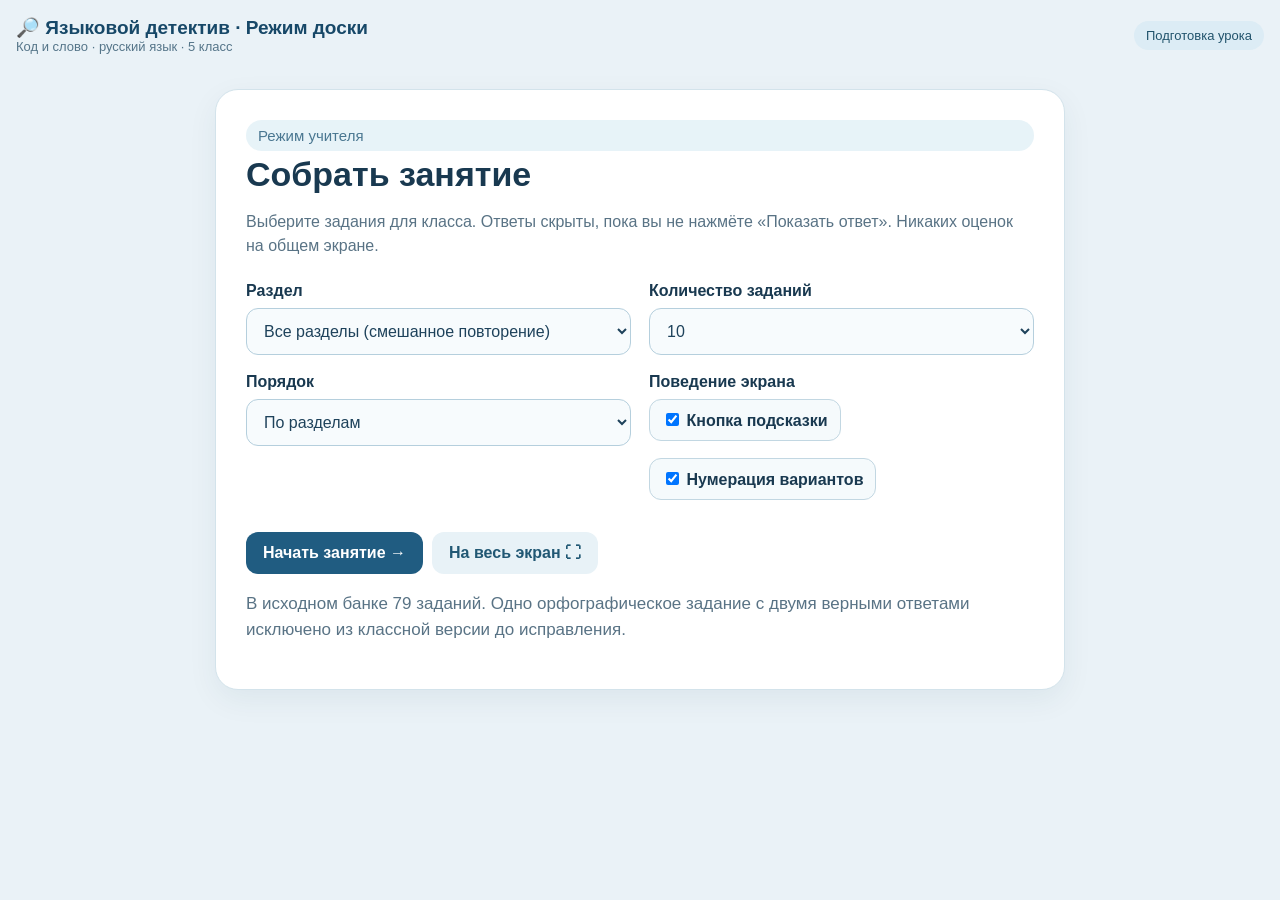
<file: mikhail-5/yazykovoy-detektiv/board/index.html>
<!doctype html><html lang="ru"><head><meta charset="utf-8"><meta name="viewport" content="width=device-width,initial-scale=1"><title>Интерактивная доска · Языковой детектив</title><style>
:root{font-family:Aptos,Calibri,Arial,sans-serif;color:#193950;background:#eaf2f7}*{box-sizing:border-box}body{margin:0}button,input,select{font:inherit}button{cursor:pointer}button:focus-visible,select:focus-visible{outline:3px solid #dcab42;outline-offset:3px}.wrap{max-width:1300px;margin:auto;padding:16px}.top{display:flex;align-items:center;gap:12px;justify-content:space-between;margin:0 0 12px}.brand{font-weight:800;font-size:19px;color:#174868}.subbrand{color:#557589;font-size:13px}.pill{background:#dcecf5;color:#21536c;border-radius:30px;padding:7px 12px;font-size:13px}.setup{background:#fff;border:1px solid #d3e3eb;box-shadow:0 10px 30px #163a5110;border-radius:23px;max-width:850px;margin:35px auto;padding:30px}.setup h1{font-size:34px;margin:4px 0 8px}.setup p{color:#597385;line-height:1.5}.cols{display:grid;grid-template-columns:1fr 1fr;gap:18px;margin:24px 0}.field label{display:block;font-weight:700;margin:0 0 8px}.field select{width:100%;border:1.5px solid #b5cfdd;background:#f7fbfd;border-radius:12px;padding:13px;color:#1e425b}.checks{display:flex;flex-wrap:wrap;gap:9px}.choice{border:1px solid #c2d7e2;border-radius:12px;padding:10px 12px;display:flex;gap:8px;align-items:center;background:#f5fafc}.buttons{display:flex;gap:9px;flex-wrap:wrap}.btn{border:0;padding:12px 17px;border-radius:12px;background:#205c81;color:white;font-weight:750}.btn.alt{background:#e8f2f7;color:#215874}.btn.line{background:white;color:#215874;border:1px solid #c8dbe6}.btn:disabled{opacity:.42;cursor:default}.stage{background:white;min-height:calc(100vh - 106px);border:1px solid #d4e5ed;border-radius:23px;padding:clamp(22px,3.5vw,48px);box-shadow:0 10px 28px #1d4b6311;display:flex;flex-direction:column}.stage-head{display:flex;align-items:center;justify-content:space-between;gap:12px;color:#47728b;font-size:16px;font-weight:750}.progress{height:7px;background:#e5f0f5;border-radius:20px;margin:17px 0 30px;overflow:hidden}.progress div{height:100%;background:#3a91b5;width:0}.prompt{font-size:clamp(28px,4.3vw,52px);line-height:1.2;color:#173c58;font-weight:780;margin:0 0 28px}.options{display:grid;grid-template-columns:repeat(2,minmax(0,1fr));gap:15px;margin-bottom:22px}.option{border:2px solid #cadfe9;border-radius:17px;background:#f7fbfd;min-height:86px;padding:18px 24px;font-size:clamp(22px,2.9vw,35px);display:flex;align-items:center;gap:15px}.letter{border-radius:100%;background:#dfeef5;color:#245c7b;font-size:16px;font-weight:850;width:35px;height:35px;display:grid;place-items:center;flex-shrink:0}.option.good{border-color:#30a081;background:#e7f7ee}.option.bad{opacity:.52}.panel{padding:20px 23px;border-radius:16px;margin:8px 0 19px;font-size:clamp(20px,2.2vw,28px);line-height:1.55}.hint{background:#fff6df;border-left:5px solid #d6a13c}.answer{background:#e5f7ed;border-left:5px solid #269975}.answer strong{color:#17674e}.step{background:#eef5fa;border-left:5px solid #3784af}.open-note{background:#f4f9fc;border:1px dashed #9fc2d3;color:#47677c;border-radius:16px;padding:20px;font-size:clamp(20px,2.1vw,28px);margin:10px 0}.writing-lines{background:repeating-linear-gradient(to bottom,transparent 0px,transparent 42px,#cddfe8 43px,#cddfe8 44px);height:180px;margin:15px 0}.bottom{display:flex;justify-content:space-between;align-items:center;gap:10px;flex-wrap:wrap;margin-top:auto;padding-top:25px}.bottom-right{display:flex;gap:9px;flex-wrap:wrap}.counter{font-size:14px;color:#56788a}.tag{font-size:15px;color:#4a7791;background:#e7f3f8;border-radius:99px;padding:7px 12px}.word{font-size:clamp(36px,5vw,62px);font-weight:800;letter-spacing:.04em;text-align:center;background:#eef7fb;padding:22px;border-radius:18px;margin:5px 0 20px}.reveal-grid{display:grid;grid-template-columns:repeat(auto-fit,minmax(190px,1fr));gap:10px}.tile{border:1px solid #c7dce7;border-radius:12px;padding:13px;background:#f6fbfd}.tile b{display:block;color:#1e5e7b;font-size:24px}.tile span{font-size:16px;color:#567484}.syn-sentence{font-size:clamp(28px,3.4vw,44px);line-height:1.8;margin:0 0 22px}.mark{display:inline-block;margin:0 7px 4px 0;position:relative}.mark .part{font-size:15px;text-align:center;color:#34738e;font-weight:700;min-height:21px}.mark .role{font-size:14px;color:#356d85;text-align:center;min-height:19px}.mark .under{border-bottom:2px solid transparent;height:3px;margin-top:1px}.mark .under.pod{border-bottom:3px solid #317eac}.mark .under.ska{border-bottom:5px double #317eac}.mark .under.opr{border-bottom:3px wavy #317eac}.mark .under.dop{border-bottom:3px dashed #317eac}.mark .under.obs{border-bottom:3px dotted #317eac}.meta{font-size:17px;color:#53738a}.hidden{display:none!important}@media(max-width:740px){.cols,.options{grid-template-columns:1fr}.setup{margin:10px auto;padding:22px}.stage{min-height:calc(100vh - 85px);padding:21px}.top{flex-wrap:wrap}.option{min-height:65px}.prompt{font-size:28px}.bottom-right{width:100%}.bottom-right .btn{flex:1}.wrap{padding:9px}}@media print{.top,.bottom,.progress{display:none}.wrap{padding:0}.stage{border:0;box-shadow:none;min-height:0}}

/* Teacher-interactive layer */
.option{cursor:pointer;user-select:none;transition:background .12s,border-color .12s}
.option.pick{border-color:#287ca2;background:#d9edf7;box-shadow:inset 0 0 0 2px #78b9d3}
.option:focus-visible,.wordmark:focus-visible{outline:3px solid #dcae50;outline-offset:3px}
.option.good{opacity:1}
.wordmark{display:inline-flex;flex-direction:column;align-items:center;margin:3px 9px 9px 0;padding:7px 5px;border:1px solid transparent;background:transparent;border-radius:8px;color:#153e58;cursor:pointer;vertical-align:top;font-size:inherit}
.wordmark:hover,.wordmark:focus-visible{background:#eef6fa;border-color:#a6cddd}
.wordmark .rolelabel{font-size:12px;min-height:22px;color:#2d7596;font-weight:700;line-height:1.2}
.wordmark .wordtext{border-bottom:4px solid transparent;padding-bottom:5px}
.wordmark[data-role="подлежащее"] .wordtext{border-bottom:3px solid #287ca2}
.wordmark[data-role="сказуемое"] .wordtext{border-bottom:5px double #287ca2}
.wordmark[data-role="определение"] .wordtext{text-decoration:underline wavy #287ca2;text-underline-offset:6px}
.wordmark[data-role="дополнение"] .wordtext{border-bottom:3px dashed #287ca2}
.wordmark[data-role="обстоятельство"] .wordtext{border-bottom:3px dotted #287ca2}
.interact-fields{display:flex;flex-wrap:wrap;gap:12px;align-items:end;margin:15px 0}
.interact-fields label{display:flex;flex-direction:column;gap:5px;font-size:17px;font-weight:650;color:#285773}
.interact-fields input,.interact-fields textarea{font-size:21px;border:2px solid #bed5e2;border-radius:12px;padding:12px;max-width:100%;min-width:0;background:#fff;color:#163e57}
.interact-fields textarea{width:100%;min-height:110px;resize:vertical}
.interact-fields input[type="number"]{width:120px}
.interact-fields input[type="text"]{width:min(370px,82vw)}
.interact-result{padding:12px 17px;border-radius:12px;background:#edf6fb;border-left:5px solid #3580a4;font-size:20px;line-height:1.5;margin-bottom:16px}
.syntaxword{display:inline-flex;flex-direction:column;align-items:center;vertical-align:top;margin:2px 6px 8px}.posmark{background:#e8f3f9;color:#1c668c;border:1px solid #b9d7e7;padding:5px 9px;border-radius:8px;font-size:15px;font-weight:700;cursor:pointer}.posmark:hover{background:#d5eaf5}.syntaxword .wordmark{margin:4px 0}.character-form{margin:18px 0;padding:20px;border:1px solid #bfd9e6;background:#f5fafd;border-radius:16px}.character-form h3{margin:0 0 14px;font-size:23px}.character-grid{display:grid;grid-template-columns:repeat(auto-fit,minmax(220px,1fr));gap:14px}.character-grid label{font-size:16px;font-weight:700;display:flex;flex-direction:column;gap:7px}.character-grid select{border:1px solid #afcfdf;padding:11px;border-radius:10px;background:white;color:#23475f;font-size:17px;width:100%}.transcription-field{display:inline-flex;align-items:center;gap:2px;background:#fff;border:2px solid #bed5e2;border-radius:12px;padding:0 10px;max-width:100%}.transcription-field:focus-within{outline:2px solid #4594b6}.transcription-bracket{font-size:26px;font-weight:650;color:#193950}.interact-fields .transcription-field input{border:0;outline:0;min-width:90px;width:min(270px,60vw);padding:11px 3px;border-radius:0}.interact-fields .transcription-field input:focus{outline:0}</style></head><body><div class="wrap"><header class="top"><div><div class="brand">🔎 Языковой детектив · Режим доски</div><div class="subbrand">Код и слово · русский язык · 5 класс</div></div><span class="pill" id="status">Подготовка урока</span></header><section class="setup" id="setup"><div class="tag">Режим учителя</div><h1>Собрать занятие</h1><p>Выберите задания для класса. Ответы скрыты, пока вы не нажмёте «Показать ответ». Никаких оценок на общем экране.</p><div class="cols"><div class="field"><label for="section">Раздел</label><select id="section"><option value="all">Все разделы (смешанное повторение)</option></select></div><div class="field"><label for="count">Количество заданий</label><select id="count"><option value="5">5</option><option value="10" selected>10</option><option value="15">15</option><option value="20">20</option><option value="all">Все задания раздела</option></select></div><div class="field"><label for="order">Порядок</label><select id="order"><option value="normal">По разделам</option><option value="random">В случайном порядке</option></select></div><div class="field"><label>Поведение экрана</label><div class="checks"><label class="choice"><input id="hints" type="checkbox" checked> Кнопка подсказки</label><label class="choice"><input id="numbered" type="checkbox" checked> Нумерация вариантов</label></div></div></div><div class="buttons"><button class="btn" id="start">Начать занятие →</button><button class="btn alt" id="fullscreen1">На весь экран ⛶</button></div><p class="meta">В исходном банке 79 заданий. Одно орфографическое задание с двумя верными ответами исключено из классной версии до исправления.</p></section><section class="stage hidden" id="stage"><div class="stage-head"><span id="topic"></span><span id="task-num"></span></div><div class="progress"><div id="progress"></div></div><h1 class="prompt" id="prompt"></h1><div id="content"></div><div id="hint" class="panel hint hidden"></div><div id="answer" class="panel answer hidden"></div><div id="steps"></div><div class="bottom"><div class="buttons"><button class="btn line" id="backSetup">⚙ Настройки</button><button class="btn line" id="fullscreen2">⛶ Экран</button></div><div class="bottom-right"><button class="btn alt" id="prev">← Назад</button><button class="btn alt" id="hintButton">Подсказка</button><button class="btn" id="reveal">Показать ответ</button><button class="btn alt" id="next">Дальше →</button></div></div></section></div><script>
'use strict';
const Q=[{"sec": "Орфографический детектив", "p": "Какое слово написано правильно?", "type": "choice", "e": "Честный: проверочное слово честь.", "opts": ["чесный", "честный", "честныйй", "честний"], "a": 1}, {"sec": "Орфографический детектив", "p": "Где допущена ошибка?", "type": "choice", "e": "Поздний: буква д сохраняется; ср. опоздать.", "opts": ["лестница", "солнце", "позний", "праздник"], "a": 2}, {"sec": "Орфографический детектив", "p": "Выбери ряд, в котором все слова написаны верно.", "type": "choice", "e": "Все три — словарные написания.", "opts": ["берёза, мороз, аллея", "берёза, мароз, аллея", "бирёза, мороз, аллея", "берёза, мороз, алея"], "a": 0}, {"sec": "Орфографический детектив", "p": "В каком слове есть непроизносимый согласный?", "type": "choice", "e": "В слове сердце буква д не произносится.", "opts": ["опасный", "прекрасный", "сердце", "вкусный"], "a": 2}, {"sec": "Орфографический детектив", "p": "В каком слове нужен разделительный Ь?", "type": "choice", "e": "Вьюга. В других словах после приставок нужен ъ.", "opts": ["об..ём", "под..езд", "в..юга", "с..ёмка"], "a": 2}, {"sec": "Орфографический детектив", "p": "Где во всех словах пишется Ь?", "type": "choice", "e": "Семья и вьюга — разделительный мягкий знак.", "opts": ["сем..я, в..юга", "с..езд, солов..и", "об..явление, руч..и", "под..ём, обез..яна"], "a": 0}, {"sec": "Орфографический детектив", "p": "Как правильно написать слово?", "type": "choice", "e": "Чувство: запоминаем согласную в.", "opts": ["чуство", "чувство", "чуфство", "чуствo"], "a": 1}, {"sec": "Орфографический детектив", "p": "Какое слово имеет проверяемую безударную гласную в корне?", "type": "choice", "e": "Трава — травы. В слове мороз первую о нельзя проверить ударением.", "opts": ["берёза", "мороз", "трава", "карандаш"], "a": 2}, {"sec": "Орфографический детектив", "p": "Можно ли проверить первую букву О в слове «мороз» словом «морозы»?", "type": "choice", "e": "Нет. В слове «морозы» ударение приходится на вторую о; первая о остаётся безударной и является непроверяемой.", "opts": ["Да, обе гласные проверяются", "Нет: в «морозы» ударение падает на вторую о"], "a": 1}, {"sec": "Орфографический детектив", "p": "Где написание проверяется словом «лес»?", "type": "choice", "e": "Лесной — лес. В словах лиса и лисица другой корень.", "opts": ["лиса", "лесной", "лисица", "лисиный"], "a": 1}, {"sec": "Орфографический детектив", "p": "В каком слове НЕ нужно вставлять букву Т?", "type": "choice", "e": "Интересный: сочетание сн, непроизносимой т нет. Остальные: честный, прелестный, местный.", "opts": ["чес..ный", "прелес..ный", "интерес..ный", "мес..ный"], "a": 2}, {"sec": "Орфографический детектив", "p": "Выбери ВСЕ слова с разделительным мягким знаком.", "type": "multi", "e": "Вьюга, воробьи, семья.", "opts": ["вьюга", "объезд", "воробьи", "семья", "подъём"], "a": [0, 2, 3]}, {"sec": "Орфографический детектив", "p": "Выбери ВСЕ слова с непроизносимым согласным.", "type": "multi", "e": "Праздник, честный, сердце.", "opts": ["праздник", "опасный", "честный", "ужасный", "сердце"], "a": [0, 2, 4]}, {"sec": "Орфографический детектив", "p": "Запиши два своих слова: одно с проверяемой безударной гласной, другое со словарной. Объясни различие.", "type": "open", "e": "Например: лесной — лес; берёза — словарное. Оценивается объяснение, а не только примеры."}, {"sec": "Фонетика: быстрые задачи", "p": "В каком слове звуков БОЛЬШЕ, чем букв?", "type": "choice", "e": "Юла: 3 буквы, 4 звука: [й’ула].", "opts": ["мяч", "юла", "соль", "ель"], "a": 1}, {"sec": "Фонетика: быстрые задачи", "p": "В каком слове букв БОЛЬШЕ, чем звуков?", "type": "choice", "e": "Пень: 4 буквы, 3 звука.", "opts": ["ёж", "яма", "пень", "маяк"], "a": 2}, {"sec": "Фонетика: быстрые задачи", "p": "Сколько звуков в слове «съезд»?", "type": "choice", "e": "Съезд: 5 букв и 5 звуков; ъ не звук, е после ъ — два звука.", "opts": ["4", "5", "6", "7"], "a": 1}, {"sec": "Фонетика: быстрые задачи", "p": "Сколько звуков в слове «маяк»?", "type": "choice", "e": "Маяк: 4 буквы, 5 звуков — я после гласной даёт два звука.", "opts": ["3", "4", "5", "6"], "a": 2}, {"sec": "Фонетика: быстрые задачи", "p": "В каком слове буква Е обозначает два звука?", "type": "choice", "e": "После гласного о: [й’] + гласный.", "opts": ["мел", "лес", "пень", "поезд"], "a": 3}, {"sec": "Фонетика: быстрые задачи", "p": "В каком слове буква Я обозначает ОДИН гласный звук?", "type": "choice", "e": "Мяч: я обозначает один гласный звук и мягкость [м’].", "opts": ["яма", "маяк", "мяч", "семья"], "a": 2}, {"sec": "Фонетика: быстрые задачи", "p": "Где все согласные твёрдые?", "type": "choice", "e": "Жук: [ж] и [к] — твёрдые.", "opts": ["жук", "щука", "чаша", "день"], "a": 0}, {"sec": "Фонетика: быстрые задачи", "p": "Где все согласные мягкие?", "type": "choice", "e": "Мяч: [м’] и [ч’] мягкие.", "opts": ["мяч", "жук", "лес", "мак"], "a": 0}, {"sec": "Фонетика: быстрые задачи", "p": "Где происходит оглушение согласного на конце?", "type": "choice", "e": "Мороз → [марос]: конечный [с] глухой.", "opts": ["мороз", "сосна", "берёза", "весна"], "a": 0}, {"sec": "Фонетика: быстрые задачи", "p": "В каком слове последний согласный звук [п]?", "type": "choice", "e": "Дуб → [дуп].", "opts": ["снег", "дуб", "мороз", "грибок"], "a": 1}, {"sec": "Фонетика: быстрые задачи", "p": "Какой звук обозначает буква Ж в слове «жираф»?", "type": "choice", "e": "[ж] — всегда твёрдый.", "opts": ["[ж’]", "[ж]", "[ш]", "[ч’]"], "a": 1}, {"sec": "Фонетика: быстрые задачи", "p": "В каком слове есть непроизносимая согласная буква?", "type": "choice", "e": "В солнце буква л не произносится.", "opts": ["лесной", "солнце", "берёза", "яркий"], "a": 1}, {"sec": "Фонетика: быстрые задачи", "p": "Укажи верное число букв и звуков в слове «ёлка».", "type": "choice", "e": "Начальная ё обозначает два звука.", "opts": ["4 буквы, 4 звука", "4 буквы, 5 звуков", "5 букв, 4 звука"], "a": 1}, {"sec": "Фонетика: быстрые задачи", "p": "Какая пара слов различается только одним звуком?", "type": "choice", "e": "Дом — том: первый звук [д] / [т].", "opts": ["дом — том", "лес — гора", "снег — лес"], "a": 0}, {"sec": "Фонетика: быстрые задачи", "p": "Где ударение падает на второй слог?", "type": "choice", "e": "Звони́т: ударение на втором слоге.", "opts": ["ве́тер", "звони́т", "зо́лото", "де́рево"], "a": 1}, {"sec": "Транскрипционная мастерская", "p": "Какая школьная транскрипция слова «дуб» верная?", "type": "choice", "e": "На конце б оглушается: [п].", "opts": ["[дуб]", "[дуп]", "[туп]"], "a": 1}, {"sec": "Транскрипционная мастерская", "p": "Какая транскрипция передаёт слово «ёлка»?", "type": "choice", "e": "Ё в начале слова = два звука. Л — твёрдый.", "opts": ["[й’олка]", "[олка]", "[й’ол’ка]"], "a": 0}, {"sec": "Транскрипционная мастерская", "p": "Какая запись передаёт слово «мяч»?", "type": "choice", "e": "М и ч мягкие; я после согласного не даёт [й’].", "opts": ["[м’ач’]", "[мач]", "[м’й’ач’]"], "a": 0}, {"sec": "Транскрипционная мастерская", "p": "Как правильно обозначить слово «конь»?", "type": "choice", "e": "Ь не звук, он обозначает мягкость [н’].", "opts": ["[кон’]", "[кон]", "[кой’н’]"], "a": 0}, {"sec": "Транскрипционная мастерская", "p": "Как правильно обозначить слово «яма»?", "type": "choice", "e": "Я в начале обозначает [й’] и гласный.", "opts": ["[ама]", "[й’ама]", "[й’ам’а]"], "a": 1}, {"sec": "Транскрипционная мастерская", "p": "Как правильно обозначить слово «лес»?", "type": "choice", "e": "Е после л обозначает гласный и мягкость [л’].", "opts": ["[л’эс]", "[лэс]", "[л’й’эс]"], "a": 0}, {"sec": "Транскрипционная мастерская", "p": "Как правильно обозначить слово «шар»?", "type": "choice", "e": "[ш] всегда твёрдый.", "opts": ["[ш’ар]", "[шар]", "[щар]"], "a": 1}, {"sec": "Транскрипционная мастерская", "p": "Какая транскрипция подходит к слову «май»?", "type": "choice", "e": "Й обозначает мягкий согласный [й’].", "opts": ["[май]", "[май’]", "[маи]"], "a": 1}, {"sec": "Транскрипционная мастерская", "p": "Сколько звуков в слове «праздник»?", "type": "choice", "e": "8 букв, 7 звуков — д не произносится.", "opts": ["7", "8", "9"], "a": 0}, {"sec": "Звуки под микроскопом", "p": "Разбери слово «дуб»: выбери транскрипцию, характеристику каждого звука и число букв/звуков.", "type": "phonetic", "e": "Образец разбора: дуб — [дуп]. Проверяем звук за звуком.", "word": "дуб", "transcript": "[дуп]", "sounds": [["д", "[д]", "согласный, звонкий парный, твёрдый парный"], ["у", "[у]", "гласный, ударный"], ["б", "[п]", "согласный, глухой парный, твёрдый парный"]]}, {"sec": "Звуки под микроскопом", "p": "Разбери слово «мяч»: выбери транскрипцию, характеристику каждого звука и число букв/звуков.", "type": "phonetic", "e": "Образец разбора: мяч — [м’ач’]. Проверяем звук за звуком.", "word": "мяч", "transcript": "[м’ач’]", "sounds": [["м", "[м’]", "согласный, звонкий непарный, мягкий парный"], ["я", "[а]", "гласный, ударный"], ["ч", "[ч’]", "согласный, глухой непарный, мягкий непарный"]]}, {"sec": "Звуки под микроскопом", "p": "Разбери слово «ёлка»: выбери транскрипцию, характеристику каждого звука и число букв/звуков.", "type": "phonetic", "e": "Образец разбора: ёлка — [й’олка]. Проверяем звук за звуком.", "word": "ёлка", "transcript": "[й’олка]", "sounds": [["ё", "[й’] + [о]", "[й’]: согласный, звонкий непарный, мягкий непарный; [о]: гласный, ударный"], ["л", "[л]", "согласный, звонкий непарный, твёрдый парный"], ["к", "[к]", "согласный, глухой парный, твёрдый парный"], ["а", "[а]", "гласный, безударный (в школьной упрощённой записи)"]]}, {"sec": "Звуки под микроскопом", "p": "Характеристика звука [ж] в слове «жук»:", "type": "choice", "e": "[ж] — звонкий парный, твёрдый непарный.", "opts": ["согласный, звонкий, твёрдый", "согласный, глухой, твёрдый", "согласный, звонкий, мягкий"], "a": 0}, {"sec": "Звуки под микроскопом", "p": "Характеристика звука [ч’]:", "type": "choice", "e": "[ч’] — глухой непарный и всегда мягкий.", "opts": ["звонкий парный, мягкий", "глухой непарный, мягкий непарный", "глухой парный, твёрдый"], "a": 1}, {"sec": "Звуки под микроскопом", "p": "Какие из звуков ВСЕГДА мягкие?", "type": "choice", "e": "[ч’], [щ’], [й’] не имеют твёрдой пары.", "opts": ["[ж], [ш], [ц]", "[ч’], [щ’], [й’]", "[м], [н], [р]"], "a": 1}, {"sec": "Звуки под микроскопом", "p": "Какой звук ГЛАСНЫЙ?", "type": "choice", "e": "[ы] — гласный.", "opts": ["[й’]", "[р]", "[ы]", "[ч’]"], "a": 2}, {"sec": "Синтаксический конструктор", "p": "Разметь каждое слово в предложении: «Яркое солнце освещало лесную поляну.»", "type": "syntax", "e": "Сначала отметь части речи, затем члены предложения. Предлог отдельно не подчёркивают, но он входит в состав обстоятельства.", "tokens": [["Яркое", "прил.", "определение"], ["солнце", "сущ.", "подлежащее"], ["освещало", "глаг.", "сказуемое"], ["лесную", "прил.", "определение"], ["поляну", "сущ.", "дополнение"]], "character": {"aim": "повествовательное", "emotion": "невосклицательное", "base": "двусоставное", "spread": "распространённое", "complex": "неосложнённое"}}, {"sec": "Синтаксический конструктор", "p": "Разметь каждое слово в предложении: «Утром ветер тихо качал высокие сосны.»", "type": "syntax", "e": "Сначала отметь части речи, затем члены предложения. Предлог отдельно не подчёркивают, но он входит в состав обстоятельства.", "tokens": [["Утром", "сущ.", "обстоятельство"], ["ветер", "сущ.", "подлежащее"], ["тихо", "нареч.", "обстоятельство"], ["качал", "глаг.", "сказуемое"], ["высокие", "прил.", "определение"], ["сосны", "сущ.", "дополнение"]], "character": {"aim": "повествовательное", "emotion": "невосклицательное", "base": "двусоставное", "spread": "распространённое", "complex": "неосложнённое"}}, {"sec": "Синтаксический конструктор", "p": "Разметь каждое слово в предложении: «Птицы громко пели в саду.»", "type": "syntax", "e": "Сначала отметь части речи, затем члены предложения. Предлог отдельно не подчёркивают, но он входит в состав обстоятельства.", "tokens": [["Птицы", "сущ.", "подлежащее"], ["громко", "нареч.", "обстоятельство"], ["пели", "глаг.", "сказуемое"], ["в", "предлог", "не член предложения"], ["саду", "сущ.", "обстоятельство"]], "character": {"aim": "повествовательное", "emotion": "невосклицательное", "base": "двусоставное", "spread": "распространённое", "complex": "неосложнённое"}}, {"sec": "Синтаксис: контроль", "p": "Какое предложение является вопросительным?", "type": "choice", "e": "Вопросительная цель высказывания.", "opts": ["Когда наступит весна?", "Наступила весна.", "Какая чудесная весна!"], "a": 0}, {"sec": "Синтаксис: контроль", "p": "Найди грамматическую основу: «Ветер шевелил тонкие ветви».", "type": "choice", "e": "Подлежащее ветер, сказуемое шевелил.", "opts": ["тонкие ветви", "ветер шевелил", "шевелил ветви"], "a": 1}, {"sec": "Синтаксис: контроль", "p": "Какой член предложения слово «тихо» в «Ветер тихо шумел»?", "type": "choice", "e": "Шумел (как?) тихо.", "opts": ["определение", "дополнение", "обстоятельство"], "a": 2}, {"sec": "Синтаксис: контроль", "p": "Какой частью речи является «светлый»?", "type": "choice", "e": "Обозначает признак предмета, отвечает на какой?", "opts": ["существительное", "прилагательное", "наречие"], "a": 1}, {"sec": "Синтаксис: контроль", "p": "Какое предложение распространённое?", "type": "choice", "e": "Есть второстепенный член: сильный.", "opts": ["Смеркалось.", "Наступила ночь.", "Поднялся сильный ветер."], "a": 2}, {"sec": "Речевая мастерская", "p": "Выбери наиболее точное описание.", "type": "choice", "e": "Точные детали делают описание зримым.", "opts": ["В лесу было очень красиво.", "На влажных ветвях блестели крупные капли дождя.", "Всё было каким-то интересным."], "a": 1}, {"sec": "Речевая мастерская", "p": "Какой глагол лучше сочетается с существительным «ручеёк»?", "type": "choice", "e": "Ручеёк журчит.", "opts": ["шепчет", "журчит", "говорит доклад"], "a": 1}, {"sec": "Речевая мастерская", "p": "Подбери точное слово вместо «идёт»: «По небу ... тёмная туча».", "type": "choice", "e": "Туча плывёт по небу.", "opts": ["плывёт", "шагает", "бежит ногами"], "a": 0}, {"sec": "Речевая мастерская", "p": "В каком предложении нет неоправданного повтора?", "type": "choice", "e": "Второе предложение связано с первым словом её.", "opts": ["Берёза росла. Берёза была высокой.", "Берёза возвышалась над поляной. Её ветви тянулись к небу.", "Берёза была берёзой."], "a": 1}, {"sec": "Речевая мастерская", "p": "Какое слово обозначает именно форму ветвей?", "type": "choice", "e": "Изогнутые — форма.", "opts": ["серебристые", "изогнутые", "вдали"], "a": 1}, {"sec": "Речевая мастерская", "p": "Какое слово обозначает расположение предмета?", "type": "choice", "e": "На переднем плане — расположение.", "opts": ["искристый", "на переднем плане", "раскидистый"], "a": 1}, {"sec": "Речевая мастерская", "p": "Установи логичный порядок описания.", "type": "choice", "e": "От общего к частному и к выводу.", "opts": ["общее впечатление → детали → отношение", "отношение → случайная деталь → название", "слова без связи"], "a": 0}, {"sec": "Речевая мастерская", "p": "Какой союз лучше передаёт противопоставление? «Небо затянуло тучами, ... дождь не начался».", "type": "choice", "e": "Но — противопоставление.", "opts": ["потому что", "но", "чтобы"], "a": 1}, {"sec": "Речевая мастерская", "p": "В какой фразе есть олицетворение?", "type": "choice", "e": "Ветру приписано человеческое действие — шепчет.", "opts": ["Высокое дерево", "Ветер шепчет в листве", "Синее небо"], "a": 1}, {"sec": "Речевая мастерская", "p": "Какое из предложений является рассуждением?", "type": "choice", "e": "Есть мысль и объяснение причины.", "opts": ["Снег лежал на крыше.", "Я думаю, что читать полезно, потому что книги расширяют кругозор.", "Солнечный луч освещал комнату."], "a": 1}, {"sec": "Речевая мастерская", "p": "Замени повторы двумя связными предложениями: «На поляне росла берёза. Берёза была стройной. У берёзы были тонкие ветви».", "type": "open", "e": "Например: На поляне росла стройная берёза. Её тонкие ветви тянулись к небу."}, {"sec": "Речевая мастерская", "p": "Из предложения «Был красивый лес» сделай точное описание: добавь минимум 3 наблюдаемые детали.", "type": "open", "e": "Можно уточнить породы деревьев, свет, цвет, движение, расстояние."}, {"sec": "Речевая мастерская", "p": "Соедини два предложения разными способами: «Подул ветер. Листья зашуршали».", "type": "open", "e": "Например: Подул ветер, и листья зашуршали. / Когда подул ветер, листья зашуршали. Важно обсудить, какие конструкции уже изучались."}, {"sec": "Речевая мастерская", "p": "Выбери один предмет из комнаты и опиши его тремя признаками: цвет, форма, расположение. Не называй сам предмет — учитель угадает.", "type": "open", "e": "Удачное описание позволяет узнать предмет без названия."}, {"sec": "Речевая мастерская", "p": "Объясни в 2–3 предложениях, почему полезно замечать детали. Приведи пример.", "type": "open", "e": "Оцениваем наличие тезиса, объяснения и конкретного примера."}, {"sec": "Речевая мастерская", "p": "Исправь речевую неточность: «Солнечные лучи громко освещали вершины деревьев».", "type": "open", "e": "Наречие громко не сочетается с освещали; можно: ярко освещали."}, {"sec": "Речевая мастерская", "p": "Составь мини-диалог из 4 реплик: один человек не понял описание, второй задаёт уточняющие вопросы.", "type": "open", "e": "Цель — научиться пояснять информацию и задавать точные вопросы."}, {"sec": "Речевая мастерская", "p": "Перестрой фразу двумя способами, сохранив смысл: «На поляне стояла высокая сосна».", "type": "open", "e": "Например: Высокая сосна возвышалась на поляне. / Посреди поляны росла высокая сосна."}, {"sec": "Финальный раунд", "p": "Сколько звуков в слове «объём»?", "type": "choice", "e": "5 букв и 5 звуков.", "opts": ["4", "5", "6"], "a": 1}, {"sec": "Финальный раунд", "p": "Какой звук на конце слова «мороз»?", "type": "choice", "e": "Оглушение конечного согласного.", "opts": ["[з]", "[с]", "[ц]"], "a": 1}, {"sec": "Финальный раунд", "p": "Где нужен разделительный Ь?", "type": "choice", "e": "Пьеса: разделительный ь; съёмка, объезд — ъ.", "opts": ["п..еса", "с..ёмка", "об..езд"], "a": 0}, {"sec": "Финальный раунд", "p": "Какое из слов — наречие?", "type": "choice", "e": "Тихо: отвечает на вопрос как?", "opts": ["тихий", "тихо", "тишина"], "a": 1}, {"sec": "Финальный раунд", "p": "Что такое «сверкающий» в сочетании «сверкающий снег»?", "type": "choice", "e": "Признак предмета.", "opts": ["признак предмета", "расположение предмета", "действие предмета"], "a": 0}, {"sec": "Финальный раунд", "p": "Как правильно охарактеризовать «Снег растаял.»?", "type": "choice", "e": "Одно грамматическое основание, второстепенных членов нет.", "opts": ["повеств., невоскл., простое, двусоставное, нераспр.", "вопросительное, сложное", "побудительное, распространённое"], "a": 0}, {"sec": "Финальный раунд", "p": "Назови одно правило, в котором ты сегодня стал увереннее, и одно задание, где пришлось подумать.", "type": "open", "e": "Рефлексия: конкретное правило + затруднение."}];
const $=id=>document.getElementById(id); const esc=v=>String(v).replace(/[&<>"']/g,c=>({'&':'&amp;','<':'&lt;','>':'&gt;','"':'&quot;',"'":'&#39;'}[c]));
const sections=[...new Set(Q.map(q=>q.sec))]; const names=['А','Б','В','Г','Д','Е','Ж','З'];
let selected=[],at=0,level=0,showHint=false,allowHints=true,numbered=true;
sections.forEach(s=>{const o=document.createElement('option');o.value=s;o.textContent=s;$('section').append(o)});
function shuffle(a){let b=[...a];for(let i=b.length-1;i>0;i--){let j=Math.floor(Math.random()*(i+1));[b[i],b[j]]=[b[j],b[i]]}return b}
function start(){const sec=$('section').value;const pool=Q.filter(q=>sec==='all'||q.sec===sec);const count=$('count').value; selected=$('order').value==='random'?shuffle(pool):pool.slice();if(sec==='all'&&$('order').value==='normal'){const groups=sections.map(name=>pool.filter(q=>q.sec===name));selected=[];let row=0;while(groups.some(g=>g.length>row)){for(const g of groups){if(g[row])selected.push(g[row])}row++}}if(count!=='all') selected=selected.slice(0,+count);allowHints=$('hints').checked;numbered=$('numbered').checked;at=0;level=0;showHint=false;$('setup').classList.add('hidden');$('stage').classList.remove('hidden');render()}
function explain(q){if(q.type==='choice'||q.type==='multi'){const idx=Array.isArray(q.a)?q.a:[q.a];const labels=idx.map(i=>numbered?names[i]+'. '+q.opts[i]:q.opts[i]).join('; ');return `<strong>Ответ: ${esc(labels)}</strong><div>${esc(q.e)}</div>`}return `<strong>Образец / комментарий учителя</strong><div>${esc(q.e)}</div>`}
function hint(q){if(q.type==='phonetic')return 'Начните с ударения, затем определите звуки и их характеристики. Сравните число букв и звуков.';if(q.type==='syntax')return 'Найдите грамматическую основу, затем второстепенные члены. Назовите часть речи каждого слова.';if(q.type==='open')return 'Сначала назовите основную мысль; затем уточните её примером или точными словами.';if(q.sec.includes('Фонетик')||q.sec.includes('Транскрипц'))return 'Обратите внимание на позицию звуков, мягкий знак и буквы Е, Ё, Ю, Я.';if(q.sec.includes('Орфограф'))return 'Определите место орфограммы и подберите проверочное слово, если это возможно.';return 'Сначала объясните свой выбор, затем сравните с эталоном.'}
function stageHTML(q){if(q.type==='choice'||q.type==='multi')return `<div class="options">${q.opts.map((o,i)=>`<div class="option" id="opt${i}">${numbered?`<span class="letter">${names[i]}</span>`:''}<span>${esc(o)}</span></div>`).join('')}</div>`;if(q.type==='phonetic')return `<div class="word">${esc(q.word)}</div><div class="open-note">Назовите ударение, запишите транскрипцию, дайте характеристику каждому звуку, подсчитайте буквы и звуки.</div>`;if(q.type==='syntax'){return `<div class="syn-sentence">${q.tokens.map(t=>`<span class="mark">${esc(t[0])}</span>`).join(' ')}.</div><div class="open-note">Подчеркните члены предложения в тетради. Подпишите части речи. Дайте общую характеристику.</div>`}return `<div class="open-note">Сначала обсудите ответ устно или выполните краткую запись в тетради.</div><div class="writing-lines"></div>`}
function phonSteps(q){let steps=[{label:'1. Транскрипция',html:`<strong>${esc(q.word)} — ${esc(q.transcript)}</strong>`},{label:'2. Звук за звуком',html:`<div class="reveal-grid">${q.sounds.map(s=>`<div class="tile"><b>${esc(s[0])} → ${esc(s[1])}</b><span>${esc(s[2])}</span></div>`).join('')}</div>`},{label:'3. Итог',html:`<strong>${q.word.length} букв, ${q.word==='ёлка'?5:3} звука(ов).</strong><div>${esc(q.e)}</div>`}];return steps}
function synSteps(q){return [{label:'1. Грамматическая основа',html:`<div class="syn-sentence">${q.tokens.map(t=>`<span class="mark">${esc(t[0])}<div class="under ${t[2]==='подлежащее'?'pod':t[2]==='сказуемое'?'ska':''}"></div></span>`).join(' ')}.</div>`},{label:'2. Второстепенные члены',html:`<div class="syn-sentence">${q.tokens.map(t=>`<span class="mark">${esc(t[0])}<div class="under ${({подлежащее:'pod',сказуемое:'ska',определение:'opr',дополнение:'dop',обстоятельство:'obs'})[t[2]]||''}"></div></span>`).join(' ')}.</div><div class="meta">Сплошная линия — подлежащее; двойная — сказуемое; волнистая — определение; пунктирная — дополнение; точечная — обстоятельство.</div>`},{label:'3. Части речи',html:`<div class="reveal-grid">${q.tokens.map(t=>`<div class="tile"><b>${esc(t[0])}</b><span>${esc(t[1])} · ${esc(t[2])}</span></div>`).join('')}</div>`},{label:'4. Характеристика предложения',html:`<strong>${Object.values(q.character).map(esc).join(', ')}.</strong><div>${esc(q.e)}</div>`}]}
function render(){const q=selected[at];if(!q){$('prompt').textContent='Нет доступных заданий';return} $('topic').textContent=q.sec;$('task-num').textContent=`${at+1} / ${selected.length}`;$('status').textContent=`Доска · ${at+1} из ${selected.length}`;$('progress').style.width=`${(at+1)/selected.length*100}%`;$('prompt').textContent=q.p;$('content').innerHTML=stageHTML(q);$('hint').textContent=hint(q);$('hint').classList.toggle('hidden',!showHint);$('hintButton').classList.toggle('hidden',!allowHints);$('hintButton').textContent=showHint?'Убрать подсказку':'Подсказка';$('prev').disabled=at===0;$('next').textContent=at===selected.length-1?'Завершить ✓':'Дальше →';$('answer').classList.add('hidden');$('steps').innerHTML='';const complex=['phonetic','syntax'].includes(q.type);if(complex){let steps=q.type==='phonetic'?phonSteps(q):synSteps(q);if(level>0){$('steps').innerHTML=steps.slice(0,level).map(s=>`<div class="panel step"><strong>${esc(s.label)}</strong><div>${s.html}</div></div>`).join('')} $('reveal').textContent=level>=steps.length?'Скрыть разбор':`Открыть шаг ${level+1} из ${steps.length}`;}else{$('reveal').textContent=level?'Скрыть ответ':'Показать ответ';if(level){$('answer').innerHTML=explain(q);$('answer').classList.remove('hidden');if(q.type==='choice'||q.type==='multi'){const correct=Array.isArray(q.a)?q.a:[q.a];q.opts.forEach((_,i)=>{$('opt'+i).classList.add(correct.includes(i)?'good':'bad')})}}}}
function next(){if(at<selected.length-1){at++;level=0;showHint=false;render()}else{ $('prompt').textContent='Занятие завершено!';$('topic').textContent='Итог';$('content').innerHTML='<div class="open-note">Обсудите с классом два самых сложных задания. Можно изменить настройки и собрать новый набор.</div>';$('answer').classList.add('hidden');$('steps').innerHTML='';$('next').disabled=true;$('reveal').disabled=true;$('hintButton').disabled=true;}}
$('start').onclick=start;$('reveal').onclick=()=>{const q=selected[at],max=q.type==='phonetic'?3:q.type==='syntax'?4:1;level=level>=max?0:level+1;render()};$('hintButton').onclick=()=>{showHint=!showHint;render()};$('next').onclick=next;$('prev').onclick=()=>{if(at>0){at--;level=0;showHint=false;$('next').disabled=false;$('reveal').disabled=false;$('hintButton').disabled=false;render()}};$('backSetup').onclick=()=>{$('stage').classList.add('hidden');$('setup').classList.remove('hidden');$('status').textContent='Подготовка урока';$('next').disabled=false;$('reveal').disabled=false;$('hintButton').disabled=false};function full(){if(!document.fullscreenElement)document.documentElement.requestFullscreen?.();else document.exitFullscreen?.()}$('fullscreen1').onclick=full;$('fullscreen2').onclick=full;document.addEventListener('keydown',e=>{if($('stage').classList.contains('hidden')||['INPUT','SELECT','TEXTAREA'].includes(document.activeElement.tagName))return;if(e.key==='ArrowRight')next();if(e.key==='ArrowLeft')$('prev').click();if(e.key===' '){e.preventDefault();$('reveal').click()}if(e.key.toLowerCase()==='h'&&allowHints)$('hintButton').click()});

/* Hands-on classroom interaction; original reveal flow is retained. */
const liveState={};const posCycle=['','сущ.','прил.','глаг.','нареч.','предлог','мест.','союз'];const roleCycle=['','подлежащее','сказуемое','определение','дополнение','обстоятельство','не член предложения'];
const originalStageHTML=stageHTML, originalBoardRender=render, originalNext=next;
stageHTML=function(q){
 if(q.type==='syntax'){
  return '<div class="syn-sentence">'+q.tokens.map((t,i)=>'<span class="syntaxword"><button type="button" class="posmark" data-posword="'+i+'">+ часть речи</button><button type="button" class="wordmark" data-word="'+i+'" data-role=""><span class="rolelabel">нажми</span><span class="wordtext">'+esc(t[0])+'</span></button></span>').join(' ')+'</div><div class="open-note">Нажмите над словом для выбора части речи, на само слово — для подчёркивания члена предложения. Затем охарактеризуйте предложение.</div><div class="character-form"><h3>Характеристика предложения</h3><div class="character-grid">'+[['aim','Цель высказывания',['повествовательное','вопросительное','побудительное']],['emotion','Интонация',['невосклицательное','восклицательное']],['base','Грамматическая основа',['двусоставное','односоставное']],['spread','Второстепенные члены',['распространённое','нераспространённое']],['complex','Осложнение',['неосложнённое','осложнённое']]].map(([k,label,opts])=>'<label>'+label+'<select data-character="'+k+'"><option value="">— выберите —</option>'+opts.map(x=>'<option value="'+x+'">'+x+'</option>').join('')+'</select></label>').join('')+'</div></div>';
 }
 if(q.type==='phonetic'){
  return originalStageHTML(q)+'<div class="interact-fields"><label>Транскрипция <span class="transcription-field"><span class="transcription-bracket" aria-hidden="true">[</span><input type="text" id="studentTrans" placeholder="звуки" aria-label="Звуки транскрипции, квадратные скобки добавлены автоматически" autocomplete="off" spellcheck="false"><span class="transcription-bracket" aria-hidden="true">]</span></span></label><label>Букв <input type="number" id="studentLetters" min="0" max="20"></label><label>Звуков <input type="number" id="studentSounds" min="0" max="20"></label></div><div class="meta">Сначала запишите свой вариант; затем сравните его с поэтапным разбором.</div>';
 }
 if(q.type==='open'){
  return '<div class="open-note">Предложите вариант ответа устно, затем при необходимости запишите его для обсуждения.</div><div class="interact-fields"><textarea id="classAnswer" placeholder="Ответ класса (необязательно)"></textarea></div>';
 }
 return originalStageHTML(q);
};
function currentLive(){return liveState[at]||(liveState[at]={selected:[],roles:{},parts:{},character:{},fields:{},checked:false})}
function rememberFields(){
 if($('stage').classList.contains('hidden')||!selected[at])return;
 const s=currentLive();
 document.querySelectorAll('[data-character]').forEach(el=>s.character[el.dataset.character]=el.value);
 for(const id of ['studentTrans','studentLetters','studentSounds','classAnswer']){
  const el=$(id);if(el)s.fields[id]=el.value;
 }
}
function roleApply(el,role){
 el.dataset.role=role;
 const label=el.querySelector('.rolelabel');
 if(label)label.textContent=role||'нажми';
}
function checkLive(){
 rememberFields();
 const q=selected[at],s=currentLive();let msg='';
 if(q.type==='choice'||q.type==='multi'){
  const right=Array.isArray(q.a)?q.a:[q.a];
  const ok=right.length===s.selected.length&&right.every(x=>s.selected.includes(x));
  msg= !s.selected.length?'Сначала выберите вариант.':ok?'Верно! Объясните, почему выбран именно этот ответ.':'Пока не совпадает с эталоном. Обсудите выбор, затем можно изменить ответ.';
 }else if(q.type==='syntax'){
  const roles=q.tokens.map(x=>x[2]),matches=roles.filter((x,i)=>(s.roles[i]||'')===x).length;
  const parts=q.tokens.map(x=>x[1]),pm=parts.filter((x,i)=>(s.parts[i]||'')===x).length;
  const cm=Object.entries(q.character).filter(([k,v])=>s.character[k]===v).length;
  msg='Члены предложения: '+matches+'/'+roles.length+'; части речи: '+pm+'/'+parts.length+'; характеристика: '+cm+'/5. Исправьте неточности и объясните решения.';
 }else if(q.type==='phonetic'){
  const f=s.fields;
  const norm=x=>String(x||'').replace(/\s|\[|\]|[‘’']/g,'').toLowerCase();
  const tr=norm(f.studentTrans)===norm(q.transcript);
  const letters=String(f.studentLetters||'')===String(q.word.length);
  const sounds=String(f.studentSounds||'')===String(q.word==='ёлка'?5:3);
  msg='Транскрипция: '+(tr?'верно':'нужно проверить')+'; буквы: '+(letters?'верно':'ошибка')+'; звуки: '+(sounds?'верно':'ошибка')+'. Сравните затем с образцом.';
 }else{
  msg='Ответ можно обсудить, дополнить и затем открыть образец учителя.';
 }
 const box=$('interactResult');box.textContent=msg;box.classList.remove('hidden');s.checked=true;
}
const verifyBtn=document.createElement('button');verifyBtn.type='button';verifyBtn.id='verifyChoice';verifyBtn.className='btn alt';verifyBtn.textContent='Проверить выбор';$('reveal').parentNode.insertBefore(verifyBtn,$('reveal'));verifyBtn.onclick=checkLive;
const checkPanel=document.createElement('div');checkPanel.id='interactResult';checkPanel.className='interact-result hidden';$('steps').parentNode.insertBefore(checkPanel,$('steps'));
render=function(){
 originalBoardRender();
 if($('stage').classList.contains('hidden'))return;
 const q=selected[at];if(!q)return;const s=currentLive();
 checkPanel.classList.add('hidden');verifyBtn.disabled=false;verifyBtn.classList.toggle('hidden',q.type==='open');
 if(q.type==='choice'||q.type==='multi'){
  document.querySelectorAll('#content .option').forEach((el,i)=>{
   el.setAttribute('role','button');el.setAttribute('tabindex','0');el.setAttribute('aria-pressed',s.selected.includes(i)?'true':'false');
   if(s.selected.includes(i))el.classList.add('pick');
   function toggle(){
    if(q.type==='choice')s.selected=s.selected.includes(i)?[]:[i];
    else s.selected=s.selected.includes(i)?s.selected.filter(x=>x!==i):[...s.selected,i];
    s.checked=false;render();
   }
   el.onclick=toggle;el.onkeydown=e=>{if(e.key==='Enter'||e.key===' '){e.preventDefault();toggle()}};
  });
 }else if(q.type==='syntax'){
  document.querySelectorAll('#content .wordmark').forEach((el,i)=>{
   roleApply(el,s.roles[i]||'');
   el.onclick=()=>{const role=s.roles[i]||'',n=roleCycle.indexOf(role);s.roles[i]=roleCycle[(n+1)%roleCycle.length];s.checked=false;roleApply(el,s.roles[i]);checkPanel.classList.add('hidden')};
  });
  document.querySelectorAll('#content .posmark').forEach((el,i)=>{
    el.textContent=s.parts[i]||'+ часть речи';
    el.onclick=()=>{const p=s.parts[i]||'';s.parts[i]=posCycle[(posCycle.indexOf(p)+1)%posCycle.length];el.textContent=s.parts[i]||'+ часть речи';s.checked=false;checkPanel.classList.add('hidden')};
  });
  document.querySelectorAll('#content [data-character]').forEach(el=>{
    el.value=s.character[el.dataset.character]||'';
    el.onchange=()=>{s.character[el.dataset.character]=el.value;s.checked=false;checkPanel.classList.add('hidden')};
  });
 }else if(q.type==='phonetic'||q.type==='open'){
  for(const id of ['studentTrans','studentLetters','studentSounds','classAnswer']){
   const el=$(id);if(el){el.value=s.fields[id]||'';el.addEventListener('input',()=>{if(id==='studentTrans'){el.value=el.value.replace(/[\[\]]/g,'')}s.fields[id]=el.value;checkPanel.classList.add('hidden')})}
  }
 }
 if(s.checked)checkLive();
};
$('next').addEventListener('click',rememberFields,true);
$('prev').addEventListener('click',rememberFields,true);
$('backSetup').addEventListener('click',rememberFields,true);
const originalStart=start;
$('start').onclick=()=>{Object.keys(liveState).forEach(k=>delete liveState[k]);originalStart();};

</script></body></html>
</file>
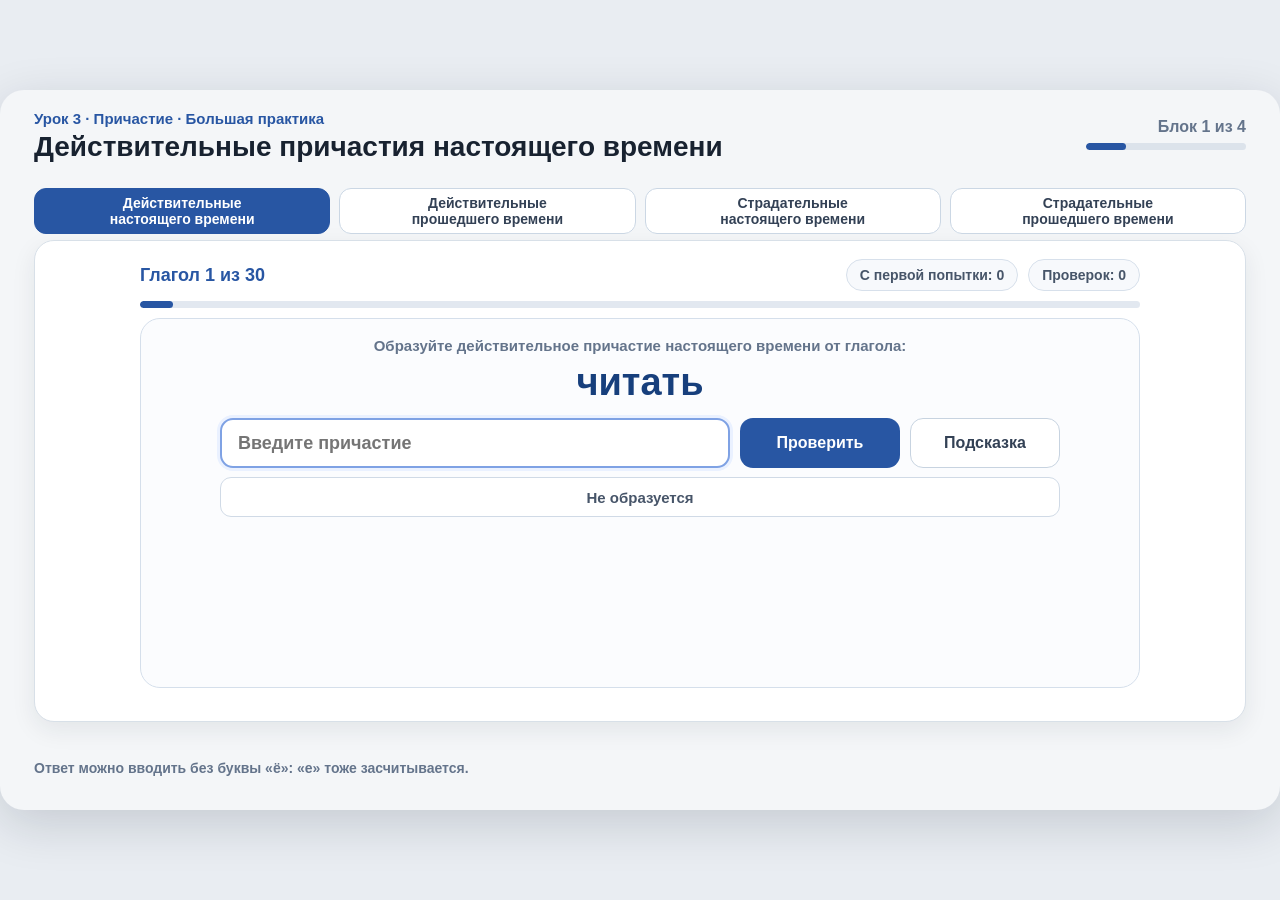
<file: урок 3/practice-120.html>
<!doctype html>
<html lang="ru">
<head>
<meta charset="utf-8">
<meta name="viewport" content="width=device-width,initial-scale=1,maximum-scale=1,user-scalable=no">
<title>Урок 3 · Большая практика по причастиям</title>
<link rel="stylesheet" href="practice-120.css?v=3">
</head>
<body>
<div id="viewport"><div id="wrap"><div id="app">
<header>
  <div>
    <div class="eyebrow">Урок 3 · Причастие · Большая практика</div>
    <h1 id="title">Действительные причастия настоящего времени</h1>
  </div>
  <div class="progress"><span id="blockProgress">Блок 1 из 4</span><div class="bar"><div id="fill" class="fill" style="width:25%"></div></div></div>
</header>
<div class="tabs">
  <button class="tab active" data-id="active-present">Действительные<br>настоящего времени</button>
  <button class="tab" data-id="active-past">Действительные<br>прошедшего времени</button>
  <button class="tab" data-id="passive-present">Страдательные<br>настоящего времени</button>
  <button class="tab" data-id="passive-past">Страдательные<br>прошедшего времени</button>
</div>
<main><div class="panel"><div id="drill"></div></div></main>
<footer><span>Ответ можно вводить без буквы «ё»: «е» тоже засчитывается.</span><span id="allStatus"></span></footer>
</div></div></div>
<script src="practice-120.js?v=3"></script>
</body>
</html>
</file>
<file: 8 класс урок 1/style.css>
:root{--bg:#f4f6f8;--card:#fff;--ink:#182230;--muted:#64748b;--line:#d8e0e8;--accent:#2856a3;--accent-soft:#eaf1ff;--good:#2f855a;--good-soft:#e9f7ef;--bad:#c2413a;--bad-soft:#fdeeed;--warn:#9a6700;--warn-soft:#fff7db;--shadow:0 8px 24px rgba(24,34,48,.08)}
*{box-sizing:border-box}html,body{margin:0;width:100%;height:100%;overflow:hidden;background:#e9edf2;font-family:Arial,Helvetica,sans-serif;color:var(--ink)}button,input,textarea,select{font:inherit}button:focus-visible,input:focus-visible,textarea:focus-visible,select:focus-visible{outline:3px solid #8db0f0;outline-offset:2px}
#viewport{position:relative;width:100%;height:100%;overflow:hidden;display:flex;align-items:center;justify-content:center}#scaled-wrap{position:relative}#app{width:1280px;height:720px;background:var(--bg);border-radius:24px;overflow:hidden;position:absolute;inset:0;transform-origin:top left;box-shadow:0 14px 50px rgba(15,23,42,.16)}
.topbar{height:94px;padding:22px 34px 10px;display:flex;align-items:flex-start;justify-content:space-between;gap:24px}.title-wrap{max-width:1000px}.eyebrow{font-size:16px;font-weight:700;color:var(--accent);letter-spacing:.02em;margin-bottom:5px}h1{font-size:29px;line-height:1.08;margin:0;font-weight:800;letter-spacing:-.02em}.progress{min-width:180px;text-align:right;color:var(--muted);font-size:15px;font-weight:700;padding-top:4px}.progress-line{margin:7px 0 6px auto;width:158px;height:7px;border-radius:999px;background:#dce3eb;overflow:hidden}.progress-fill{height:100%;background:var(--accent);border-radius:999px;transition:width .2s ease}.timer-row{display:flex;align-items:center;justify-content:flex-end;gap:8px}.timer-row span{font-size:17px;color:var(--ink)}.timer-row button{width:32px;height:32px;border-radius:9px;border:1px solid var(--line);background:#fff;cursor:pointer;color:var(--accent);font-weight:800}
.screen{height:526px;padding:0 34px 10px}.instruction{height:46px;display:flex;align-items:center;font-size:18px;color:#334155;font-weight:600;padding:0 4px}.workspace{height:470px;background:var(--card);border:1px solid var(--line);border-radius:20px;box-shadow:var(--shadow);padding:18px 22px 62px;position:relative;overflow:hidden}.footer{height:100px;padding:15px 34px 24px;display:grid;grid-template-columns:180px 1fr 180px;gap:16px;align-items:center}.nav-btn,.check-btn,.hint-btn{height:50px;border-radius:14px;border:1px solid var(--line);font-weight:800;font-size:18px;cursor:pointer;background:#fff;color:var(--ink);transition:.15s ease}.nav-btn:hover,.check-btn:hover,.hint-btn:hover{transform:translateY(-1px)}.nav-btn:disabled,.check-btn:disabled{opacity:.4;cursor:not-allowed;transform:none}.next-btn{background:var(--accent);color:#fff;border-color:var(--accent)}.center-actions{display:flex;justify-content:center;gap:12px}.check-btn{width:210px;border:2px solid var(--accent);color:var(--accent)}.hint-btn{width:150px;color:#475569}.status{position:absolute;left:20px;right:20px;bottom:12px;min-height:40px;padding:0 14px;border-radius:12px;display:flex;align-items:center;justify-content:center;text-align:center;font-weight:700;font-size:15px;line-height:1.2}.status.good{background:var(--good-soft);color:var(--good);border:1px solid #c8ead7}.status.bad{background:var(--bad-soft);color:var(--bad);border:1px solid #f4c7c3}.status.warn{background:var(--warn-soft);color:var(--warn);border:1px solid #efdf9a}.hidden{display:none!important}.fadein{animation:fade .2s ease}@keyframes fade{from{opacity:0;transform:translateY(5px)}to{opacity:1;transform:none}}
.screen-label{display:inline-block;padding:5px 10px;border-radius:999px;background:var(--accent-soft);color:var(--accent);font-size:14px;font-weight:800;margin-bottom:12px}.lead{font-size:20px;line-height:1.45;margin:0 auto 16px;max-width:1080px}.small-note{font-size:14px;color:var(--muted);line-height:1.4}.choice-grid{display:grid;grid-template-columns:repeat(2,1fr);gap:12px;max-width:1080px;margin:0 auto}.choice-grid.three{grid-template-columns:repeat(3,1fr)}.choice{border:1px solid #d6e0ea;background:#fbfcfe;border-radius:14px;padding:14px 16px;cursor:pointer;min-height:76px;display:flex;align-items:flex-start;gap:10px;font-size:17px;line-height:1.35}.choice:hover{border-color:#9eb6dc;background:#f7faff}.choice input{margin-top:3px;transform:scale(1.15)}.choice.selected{border-color:#82a4dc;background:var(--accent-soft)}.choice.correct{border-color:#8cc8a5;background:var(--good-soft)}.choice.wrong{border-color:#df9c97;background:var(--bad-soft)}
.task-list{max-width:1080px;margin:0 auto;display:grid;gap:12px}.task-card{border:1px solid #d8e1eb;border-radius:15px;background:#fbfcfe;padding:13px 15px}.task-card b{display:block;margin-bottom:8px;font-size:17px}.task-card .answers{display:grid;grid-template-columns:repeat(3,1fr);gap:8px}.mini-choice{border:1px solid #d8e1eb;border-radius:10px;background:#fff;padding:9px 10px;cursor:pointer;text-align:center;font-size:14px;font-weight:700}.mini-choice.active{border-color:#84a4d7;background:var(--accent-soft);color:var(--accent)}
.builder{display:grid;grid-template-columns:repeat(2,1fr);gap:12px;max-width:1080px;margin:0 auto}.field-card{border:1px solid #d8e1eb;border-radius:14px;background:#fbfcfe;padding:12px}.field-card label{display:block;font-size:15px;font-weight:800;margin-bottom:7px;color:#334155}.field-card textarea{width:100%;height:82px;border:1px solid #cfd9e5;border-radius:10px;padding:10px 12px;resize:none;background:#fff;color:var(--ink);font-size:16px;line-height:1.35}.field-card textarea:focus{border-color:#8facdc}.sentence-tools{max-width:1080px;margin:0 auto 12px;display:flex;flex-wrap:wrap;gap:8px}.tool-chip{padding:8px 11px;border-radius:999px;background:#f1f5f9;color:#475569;font-size:14px;font-weight:700;border:1px solid #dbe3eb}.example-box{max-width:1040px;margin:10px auto 0;border:1px solid #d8e1eb;border-radius:14px;background:#f8fafc;padding:13px 16px;font-size:16px;line-height:1.4}
.dialogue{max-width:980px;margin:0 auto;display:grid;gap:11px}.bubble{max-width:78%;border-radius:16px;padding:11px 14px;font-size:17px;line-height:1.35}.bubble.left{background:#eef2f6;border:1px solid #d7e0e8;justify-self:start}.bubble.right{background:var(--accent-soft);border:1px solid #cbdaf1;justify-self:end}.dialog-options{display:grid;grid-template-columns:repeat(3,1fr);gap:9px;margin-top:10px}.dialog-option{border:1px solid #d8e1eb;border-radius:12px;background:#fff;padding:10px;cursor:pointer;font-size:14px;line-height:1.25}.dialog-option.active{border-color:#88a6d5;background:var(--accent-soft)}
.editor-layout{display:grid;grid-template-columns:1.05fr .95fr;gap:16px;max-width:1080px;margin:0 auto}.weak-text{border:1px solid #e4c4c2;border-radius:15px;background:#fff7f6;padding:16px 18px;font-size:19px;line-height:1.45}.issue-list{display:grid;gap:8px}.issue{border:1px solid #d8e1eb;border-radius:11px;background:#fbfcfe;padding:10px 12px;font-size:15px}.issue label{display:flex;gap:9px;align-items:flex-start}.rewrite{width:100%;height:135px;border:1px solid #cfd9e5;border-radius:12px;padding:12px;resize:none;font-size:16px;line-height:1.35}
.final-wrap{max-width:1000px;margin:2px auto 0}.final-grid{display:grid;grid-template-columns:repeat(3,1fr);gap:12px;margin:16px 0}.stat{border:1px solid #d8e1eb;border-radius:15px;background:#fbfcfe;padding:15px;text-align:center}.stat b{display:block;font-size:27px;color:var(--accent);margin-bottom:4px}.stat span{font-size:13px;color:var(--muted)}.recommendation{border:1px solid #cfdcf0;border-radius:15px;background:#f7faff;padding:15px 18px;font-size:17px;line-height:1.4}.self-select{display:grid;grid-template-columns:repeat(3,1fr);gap:9px;margin-top:10px}.self-btn{border:1px solid #d8e1eb;border-radius:11px;background:#fff;padding:10px;cursor:pointer;font-weight:700}.self-btn.active{border-color:#83a4db;background:var(--accent-soft);color:var(--accent)}
.overlay{position:absolute;inset:0;background:rgba(15,23,42,.55);display:flex;align-items:center;justify-content:center;z-index:50}.memo{width:760px;background:#fff;border-radius:22px;padding:25px 28px;box-shadow:0 20px 60px rgba(0,0,0,.25);display:grid;grid-template-columns:58px 1fr;gap:17px}.memo-icon{width:52px;height:52px;border-radius:50%;background:var(--accent-soft);color:var(--accent);font-size:30px;font-weight:900;display:flex;align-items:center;justify-content:center}.memo h2{margin:0 0 9px;font-size:27px}.memo p{margin:0;color:#334155;font-size:18px;line-height:1.45;white-space:pre-line}.hint-actions{display:flex;justify-content:flex-end;gap:10px;margin-top:18px}.memo button{height:42px;border:0;border-radius:11px;background:var(--accent);color:#fff;font-weight:800;padding:0 18px;cursor:pointer}.memo #moreHint{background:#eef3fa;color:var(--accent);border:1px solid #c9d8ee}
@media (prefers-reduced-motion:reduce){*{animation:none!important;transition:none!important}}
</file>
<file: 8 класс урок 1/compact.css>
.choice-grid .task-card .choice{min-height:38px;padding:6px 9px;border-radius:9px;font-size:14px;line-height:1.2;margin-top:5px}.choice-grid .task-card .choice input{margin-top:1px;transform:scale(1)}.choice-grid .task-card{padding:10px 12px}.choice-grid .task-card b{font-size:15px;margin-bottom:5px}.final-wrap .choice-grid{gap:8px}.final-wrap .self-select{gap:7px;margin-top:6px}.final-wrap .self-btn{padding:7px 9px;font-size:14px}.final-wrap .small-note{margin:8px 0 4px}.final-wrap .final-grid{margin:8px 0}.final-wrap .stat{padding:10px}.final-wrap .stat b{font-size:22px}.final-wrap .recommendation{padding:10px 14px;font-size:15px}.dialogue .task-card{padding:10px 12px}.dialogue .task-card b{font-size:15px;margin-bottom:5px}.dialogue .dialog-options{margin-top:5px}.dialogue .dialog-option{padding:7px 8px;font-size:13px}.editor-layout .issue{padding:7px 9px}.editor-layout .weak-text{padding:12px 14px;font-size:17px}.editor-layout .rewrite{height:120px}
</file>
<file: 8 класс урок 1/reference.css>
.reference-btn{width:170px;color:#334155;border-color:#b8c6d8;background:#f8fafc}.reference-btn:hover{background:#eef3fa}.reference-overlay{position:absolute;inset:0;background:rgba(15,23,42,.58);display:flex;align-items:center;justify-content:center;z-index:60}.reference-panel{width:1080px;height:610px;background:#fff;border-radius:22px;box-shadow:0 22px 70px rgba(0,0,0,.28);display:grid;grid-template-rows:auto auto 1fr auto;overflow:hidden}.reference-head{display:flex;align-items:center;justify-content:space-between;gap:20px;padding:20px 24px 12px;border-bottom:1px solid #e1e7ee}.reference-head h2{margin:0;font-size:27px}.reference-head p{margin:4px 0 0;color:#64748b;font-size:14px}.reference-close{width:42px;height:42px;border:1px solid #d5dee8;border-radius:12px;background:#fff;font-size:24px;cursor:pointer}.reference-tabs{display:flex;gap:8px;padding:12px 24px;border-bottom:1px solid #e5eaf0}.reference-tab{border:1px solid #cfd9e5;border-radius:11px;background:#fff;padding:9px 18px;font-weight:800;cursor:pointer}.reference-tab.active{background:#eaf1ff;border-color:#8daade;color:#2856a3}.reference-body{overflow:auto;padding:16px 24px 22px}.reference-grid{display:grid;grid-template-columns:repeat(2,1fr);gap:12px}.reference-card{border:1px solid #d9e1ea;border-radius:14px;background:#fbfcfe;padding:13px 15px}.reference-card h3{font-size:17px;margin:0 0 7px;color:#24364b}.reference-card ul{margin:0;padding-left:20px;color:#334155;font-size:14px;line-height:1.43}.reference-card li+li{margin-top:4px}.reference-card .mark{font-weight:800;color:#2856a3}.reference-foot{padding:10px 24px 14px;border-top:1px solid #e5eaf0;color:#64748b;font-size:13px}.reference-hidden{display:none!important}@media(max-width:900px){.reference-panel{width:94%;height:88%}.reference-grid{grid-template-columns:1fr}}
</file>
<file: 8 класс урок 1/practice.css>
.reference-btn{min-width:170px;width:auto!important;white-space:nowrap;padding:0 18px}
.practice-intro h3,.practice-toolbar h3{margin:0 0 6px;font-size:22px}.practice-intro p,.practice-toolbar p{margin:0;color:#64748b;font-size:14px}.practice-topic-grid{display:grid;grid-template-columns:repeat(3,1fr);gap:12px;margin-top:16px}.practice-topic{border:1px solid #cfd9e5;border-radius:14px;background:#fbfcfe;padding:18px 16px;text-align:left;cursor:pointer;color:#24364b}.practice-topic:hover{background:#f3f7fc;border-color:#9db3d3}.practice-topic b{display:block;font-size:20px;margin-bottom:5px}.practice-topic span{font-size:14px;color:#64748b}.practice-toolbar{display:flex;align-items:flex-start;gap:14px;margin-bottom:14px}.practice-back{border:1px solid #cfd9e5;border-radius:10px;background:#fff;padding:8px 12px;font-weight:700;cursor:pointer;white-space:nowrap}.practice-list{display:grid;gap:10px}.practice-q{border:1px solid #d9e1ea;border-radius:13px;background:#fbfcfe;padding:12px 14px}.practice-qtext{font-weight:800;color:#24364b;margin-bottom:9px}.practice-options{display:grid;grid-template-columns:repeat(2,minmax(0,1fr));gap:8px}.practice-q:has(.practice-option:nth-child(3)) .practice-options{grid-template-columns:repeat(3,minmax(0,1fr))}.practice-option{border:1px solid #cfd9e5;border-radius:10px;background:#fff;padding:9px 10px;cursor:pointer;color:#334155;font-weight:700;line-height:1.25}.practice-option.selected{background:#eaf1ff;border-color:#8daade;color:#2856a3}.practice-option.correct{background:#e9f7ef;border-color:#8bc7a2;color:#257046}.practice-option.wrong{background:#fdeeed;border-color:#e1a09b;color:#aa342f}.practice-feedback{margin-top:9px;padding:8px 10px;border-radius:9px;background:#f1f5f9;color:#475569;font-size:13px;line-height:1.35}.practice-actions{display:flex;align-items:center;justify-content:space-between;gap:12px;margin-top:14px;padding-top:12px;border-top:1px solid #e5eaf0}.practice-check{border:0;border-radius:11px;background:#2856a3;color:#fff;padding:10px 18px;font-weight:800;cursor:pointer}.practice-score{font-weight:800;color:#334155}.practice-score.warn{color:#9a6700}.practice-score.good{color:#257046}@media(max-width:900px){.practice-topic-grid{grid-template-columns:1fr}.practice-options,.practice-q:has(.practice-option:nth-child(3)) .practice-options{grid-template-columns:1fr}}
</file>
<file: participle-01/style.css>
:root {
  --background: #f5f7fb;
  --card: #ffffff;
  --text: #243044;
  --muted: #6f7c8f;
  --line: #dce3ed;
  --accent: #5271ff;
  --accent-light: #eef2ff;
  --correct: #29965e;
  --correct-bg: #ebfff4;
  --wrong: #d55454;
  --wrong-bg: #fff0f0;
}

* {
  box-sizing: border-box;
}

html,
body {
  margin: 0;
  padding: 0;
  min-height: 100%;
}

body {
  background: var(--background);
  color: var(--text);
  font-family: Arial, "Segoe UI", sans-serif;
}

.exercise {
  width: 100%;
  max-width: 1100px;
  margin: 0 auto;
  padding: 14px;
}

/* Верхний блок */

.top {
  margin-bottom: 10px;
}

.number {
  display: inline-block;
  padding: 5px 10px;
  margin-bottom: 8px;
  background: var(--accent-light);
  color: var(--accent);
  border-radius: 16px;
  font-size: 13px;
  font-weight: 700;
}

h1 {
  margin: 0 0 8px;
  font-size: 22px;
  line-height: 1.15;
}

.top p {
  margin: 0;
  color: var(--muted);
  font-size: 14px;
  line-height: 1.4;
}

/* Подсказка */

.hint {
  margin: 12px 0;
  padding: 10px 12px;
  background: var(--accent-light);
  border-left: 4px solid var(--accent);
  border-radius: 10px;
  font-size: 14px;
  line-height: 1.4;
}

/* Поле с исходными карточками */

.bank {
  min-height: 76px;
  display: flex;
  flex-wrap: wrap;
  gap: 10px;
  align-items: flex-start;
  margin-bottom: 14px;
  padding: 12px;
  background: var(--card);
  border: 2px dashed #cfd8e5;
  border-radius: 14px;
}

/* Карточки */

.word {
  padding: 9px 14px;
  background: var(--card);
  border: 1px solid #cfd7e2;
  border-radius: 10px;
  box-shadow: 0 2px 8px rgba(30, 45, 70, 0.06);
  font-size: 15px;
  font-weight: 600;
  cursor: grab;
  user-select: none;
  -webkit-user-select: none;
  touch-action: manipulation;
  transition: 0.15s ease;
}

.word:hover {
  transform: translateY(-1px);
}

.word:active {
  cursor: grabbing;
}

.word.selected {
  border-color: var(--accent);
  outline: 3px solid rgba(82, 113, 255, 0.18);
  background: #f8f9ff;
}

.word.correct {
  border-color: var(--correct);
  background: var(--correct-bg);
}

.word.wrong {
  border-color: var(--wrong);
  background: var(--wrong-bg);
}

/* Сетка */

.grid {
  display: grid;
  grid-template-columns: repeat(2, minmax(0, 1fr));
  gap: 12px;
}

/* Зоны */

.zone {
  min-height: 125px;
  padding: 12px;
  background: var(--card);
  border: 2px solid var(--line);
  border-radius: 14px;
  box-shadow: 0 2px 8px rgba(30, 45, 70, 0.04);
  transition: 0.15s ease;
}

.zone.dragover {
  border-color: var(--accent);
  background: #f8f9ff;
}

/* Заголовки зон */

.zone-title {
  margin-bottom: 10px;
}

.zone-title strong {
  display: block;
  font-size: 15px;
  line-height: 1.25;
}

.zone-title span {
  display: block;
  margin-top: 2px;
  color: var(--muted);
  font-size: 12px;
  line-height: 1.25;
}

/* Область для карточек */

.drop {
  min-height: 60px;
  display: flex;
  flex-wrap: wrap;
  gap: 8px;
  align-content: flex-start;
}

/* Кнопки */

.controls {
  display: flex;
  gap: 10px;
  margin-top: 14px;
}

button {
  padding: 10px 14px;
  border: 0;
  border-radius: 10px;
  font-size: 14px;
  font-weight: 700;
  cursor: pointer;
  transition: 0.15s ease;
}

button:hover {
  transform: translateY(-1px);
}

button:active {
  transform: translateY(0);
}

.check {
  background: var(--accent);
  color: white;
}

.reset {
  background: #e6ebf2;
  color: var(--text);
}

/* Результат */

.result {
  min-height: 24px;
  margin-top: 10px;
  padding: 0 2px;
  font-size: 14px;
  font-weight: 700;
}

.result.good {
  color: var(--correct);
}

.result.bad {
  color: var(--wrong);
}

/* Телефон */

@media (max-width: 520px) {
  .exercise {
    padding: 12px;
  }

  h1 {
    font-size: 20px;
  }

  .top p {
    font-size: 13px;
  }

  .grid {
    grid-template-columns: 1fr;
  }

  .zone {
    min-height: 110px;
  }

  .controls {
    flex-direction: column;
  }

  button {
    width: 100%;
  }
}
</file>
<file: урок 2/style-v2.css>
@import url("style-base.css");

/* Общая страховка: содержимое карточек не должно вытеснять кнопки за пределы окна */
.scheme-panel,.sort-panel,.transition-panel,.voice-panel,.algorithm-panel,.morph-panel,.self-panel,.formation-panel{display:flex;flex-direction:column;overflow:hidden}
.scheme-panel>.panel-title,.sort-panel>.panel-title,.transition-panel>.panel-title,.voice-panel>.panel-title,.algorithm-panel>.panel-title,.morph-panel>.panel-title,.self-panel>.panel-title,.formation-panel>.panel-title{flex:0 0 auto}
.scheme-panel>.actions,.sort-panel>.actions,.transition-panel>.actions,.algorithm-panel>.actions,.morph-panel>.actions,.self-panel>.actions{flex:0 0 auto;margin-top:7px}

/* Карточка 4 */
.scheme-wrap{flex:1 1 auto;min-height:0}
.scheme-zone{min-height:150px}
.feature-bank{flex:0 0 auto;min-height:58px;margin-top:7px;padding:7px}
.feature-card{padding:6px 8px;font-size:12px}

/* Карточка 6 */
.sort-zones{flex:1 1 auto;min-height:0}
.drop-zone{min-height:110px}
.card-bank{flex:0 0 auto;min-height:58px;margin-top:7px;padding:7px}
.phrase-card{padding:6px 8px;font-size:12px}

/* Карточка 7 */
.formation-grid{flex:1 1 auto;min-height:0}
.formation-panel>.status{flex:0 0 auto;margin-top:7px!important}
.match-list{grid-template-rows:repeat(4,36px);gap:6px}
.match-item{height:36px;font-size:13px}
.match-arrow{min-height:162px}

/* Карточки 9–10: переходность */
.transition-zones,.trans-zones{flex:0 0 auto}
.transition-zone,.trans-zone{min-height:105px}
.drag-bank{flex:0 0 auto;min-height:52px;margin-top:7px;padding:7px}
.drag-chip{padding:6px 8px;font-size:12px}
.discovery-box{flex:0 0 auto;margin-top:6px;padding:7px 9px;gap:7px}
.discovery-box .prompt,.term-block{font-size:12px}
.rule-box,.reflexive-note{flex:0 0 auto;margin-top:5px;padding:6px 8px;font-size:12px}

/* Карточка 11: все этапы должны помещаться после раскрытия */
.voice-steps{flex:1 1 auto;min-height:0;gap:9px}
.voice-classify,.voice-form{padding:8px}
.voice-row{padding:5px 0;font-size:12px;gap:5px}
.voice-form-row{grid-template-columns:145px 1fr auto;gap:6px;margin-bottom:5px;font-size:12px}
.voice-form-row input{padding:5px 6px}
.voice-final{flex:0 0 auto;margin-top:5px;padding:6px 8px;font-size:12px}
.voice-panel>.rule-box{flex:0 0 auto}

/* Карточка 12 */
.algorithm-layout{flex:1 1 auto;min-height:0;gap:9px}
.algorithm-bank{padding:7px;gap:5px;overflow:hidden}
.algorithm-card{padding:6px 7px;font-size:12px}
.algorithm-slots{gap:5px}
.algorithm-slot{min-height:38px;padding:4px 6px}

/* Карточка 13 */
.morph-layout{flex:1 1 auto;min-height:0;height:auto;max-height:none;overflow:hidden}
.morph-bank,.morph-zones{min-height:0}
.morph-bank{padding:7px;gap:5px}
.morph-zones{grid-template-rows:40px 40px 72px 64px 40px 44px;gap:4px}
.morph-zone{padding:4px 6px;gap:3px}
.morph-chip{font-size:10.5px;padding:4px 6px}
.morph-zone .morph-chip{font-size:9.5px;padding:3px 5px}

/* Карточка 14 */
.self-grid{flex:1 1 auto;min-height:0;gap:6px}
.self-field{padding:6px}
.self-field label{font-size:12px;margin-bottom:3px}
.self-field textarea{height:40px;padding:5px 6px;font-size:11.5px}
.selfcheck-overlay{overflow:hidden;padding:10px}
.sample-grid{gap:5px}
.sample-item{padding:5px;font-size:11px}

/* Исследовательские карточки 2–3: запас места для появляющихся выводов */
.verb-panel,.adj-panel{overflow:hidden}
.research-grid{gap:8px}
.research-card{min-height:0;padding:8px}
.research-card h3{font-size:clamp(13px,1.5vw,16px);margin-bottom:5px}
.research-question{font-size:12px;margin:4px 0}
.mini-inputs{margin:4px 0;gap:5px}
.mini-inputs input{padding:5px 6px;font-size:12px}
.choice-row{margin-top:5px;gap:5px}
.choice{padding:5px 7px;font-size:12px}
.research-summary{margin-top:6px;padding:7px 9px;font-size:12px}

/* Длинный заголовок карточки 4 */
.lesson-screen:nth-of-type(4) .lesson-header h1{font-size:clamp(25px,3vw,35px);line-height:1.02;white-space:nowrap;margin-bottom:2px}
.lesson-screen:nth-of-type(4) .lesson-header p{font-size:clamp(13px,1.4vw,16px)}

@media(max-width:760px){
  .scheme-zone{min-height:125px}
  .drop-zone,.transition-zone,.trans-zone{min-height:90px}
  .morph-zones{grid-template-rows:36px 36px 62px 56px 36px 40px}
  .morph-chip{font-size:9.5px;padding:3px 5px}
  .morph-zone .morph-chip{font-size:8.5px;padding:2px 4px}
  .self-field textarea{height:36px}
  .voice-form-row{grid-template-columns:120px 1fr auto}
  .lesson-screen:nth-of-type(4) .lesson-header h1{font-size:23px;white-space:normal}
}
</file>
<file: урок 3/style.css>
:root{--bg:#f4f6f8;--card:#ffffff;--ink:#182230;--muted:#64748b;--line:#d8e0e8;--accent:#2856a3;--accent-soft:#eaf1ff;--good:#2f855a;--good-soft:#e9f7ef;--bad:#c2413a;--bad-soft:#fdeeed;--warn:#a16207;--shadow:0 8px 24px rgba(24,34,48,.08);}*{box-sizing:border-box}html,body{margin:0;width:100%;height:100%;overflow:hidden;background:#e9edf2;font-family:Arial,Helvetica,sans-serif;color:var(--ink)}button{font:inherit}#viewport{position:relative;width:100%;height:100%;overflow:hidden;display:flex;align-items:center;justify-content:center}#scaled-wrap{position:relative}#app{width:1280px;height:720px;background:var(--bg);border-radius:24px;overflow:hidden;position:absolute;left:0;top:0;transform-origin:top left;box-shadow:0 14px 50px rgba(15,23,42,.16)}.topbar{height:94px;padding:22px 34px 10px;display:flex;align-items:flex-start;justify-content:space-between}.title-wrap{max-width:1000px}.eyebrow{font-size:16px;font-weight:700;color:var(--accent);letter-spacing:.02em;margin-bottom:5px}h1{font-size:31px;line-height:1.08;margin:0;font-weight:800;letter-spacing:-.02em}.progress{min-width:120px;text-align:right;color:var(--muted);font-size:16px;font-weight:700;padding-top:7px}.progress-line{margin-top:7px;width:118px;height:7px;border-radius:999px;background:#dce3eb;overflow:hidden}.progress-fill{height:100%;background:var(--accent);border-radius:999px;transition:width .25s ease}.screen{height:526px;padding:0 34px 10px;display:none}.screen.active{display:block}.instruction{height:46px;display:flex;align-items:center;font-size:19px;color:#334155;font-weight:600;padding:0 4px}.workspace{height:470px;background:var(--card);border:1px solid var(--line);border-radius:20px;box-shadow:var(--shadow);padding:18px 20px;position:relative;overflow:hidden}.footer{height:100px;padding:15px 34px 24px;display:grid;grid-template-columns:180px 1fr 180px;gap:16px;align-items:center}.nav-btn,.check-btn,.memo-btn{height:50px;border-radius:14px;border:1px solid var(--line);font-weight:800;font-size:18px;cursor:pointer;transition:.15s ease;background:#fff;color:var(--ink)}.nav-btn:hover,.check-btn:hover,.memo-btn:hover{transform:translateY(-1px)}.nav-btn:disabled,.check-btn:disabled{opacity:.4;cursor:not-allowed;transform:none}.next-btn{background:var(--accent);color:white;border-color:var(--accent)}.check-btn{justify-self:center;width:210px;background:#fff;border:2px solid var(--accent);color:var(--accent)}.status{position:absolute;left:20px;right:20px;bottom:14px;min-height:38px;border-radius:12px;display:flex;align-items:center;justify-content:center;font-weight:700;font-size:16px;pointer-events:none}.status.good{background:var(--good-soft);color:var(--good);border:1px solid #c8ead7}.status.bad{background:var(--bad-soft);color:var(--bad);border:1px solid #f4c7c3}.status.info{background:var(--accent-soft);color:var(--accent);border:1px solid #cad9fb}.hidden{display:none!important}.fadein{animation:fade .22s ease}@keyframes fade{from{opacity:0;transform:translateY(6px)}to{opacity:1;transform:none}}.token-bank{display:flex;gap:12px;flex-wrap:wrap;align-items:center;justify-content:center;padding:12px;border:1px dashed #b9c5d3;border-radius:16px;background:#f9fbfd;min-height:78px}.token{min-width:154px;padding:13px 18px;border:1px solid #b8c7dd;border-radius:13px;background:#fff;font-size:19px;font-weight:800;text-align:center;cursor:grab;box-shadow:0 3px 8px rgba(15,23,42,.06);user-select:none}.token.selected{outline:3px solid #8db0f0;background:var(--accent-soft)}.token.dragging{opacity:.55}.token.wide{min-width:300px;font-size:17px;padding:12px 14px}.slot{min-height:54px;border:2px dashed #b8c4d1;border-radius:13px;background:#fbfcfe;display:flex;align-items:center;justify-content:center;color:#94a3b8;font-weight:700;padding:4px}.slot.filled{border-style:solid;border-color:#94a9c0;background:#fff;color:var(--ink)}.slot.correct{border-color:#83c99f;background:var(--good-soft)}.slot.incorrect{border-color:#e49b96;background:var(--bad-soft)}.drop-zone{border:2px dashed #b6c2d1;border-radius:16px;background:#fbfcfe;min-height:160px;padding:12px;display:flex;flex-direction:column;gap:9px;align-items:stretch}.drop-zone h3{margin:2px 0 8px;text-align:center;font-size:19px}.drop-zone .token{width:100%;min-width:0}.drop-zone.good-zone{border-color:#9fd2b4;background:#f8fcfa}.drop-zone.bad-zone{border-color:#e3b0ad;background:#fffafa}.drop-zone.over,.slot.over{background:var(--accent-soft);border-color:#7fa2e4}.pair-grid{display:grid;grid-template-columns:1fr 1fr;gap:10px 18px;margin:3px auto 14px;width:840px}.pair-label{height:58px;border-radius:13px;background:#f2f6fb;border:1px solid #d5dee9;display:flex;align-items:center;padding:0 22px;font-size:20px;font-weight:800}.question-card{margin:14px auto 0;width:850px;border:1px solid #cfdbed;background:#f8fbff;border-radius:15px;padding:14px 18px;text-align:center;font-size:18px;font-weight:800;color:#264d8f}.choice-table{display:grid;grid-template-columns:190px repeat(3,1fr);gap:8px 10px;align-items:center;margin:3px auto 0;width:1080px}.th{font-size:16px;color:var(--muted);font-weight:800;text-align:center}.word-cell{height:52px;border-radius:12px;background:#f3f6fa;display:flex;align-items:center;padding:0 17px;font-size:19px;font-weight:800}.choice-group{height:52px;display:grid;grid-auto-flow:column;grid-auto-columns:1fr;border:1px solid #d3dce7;border-radius:12px;overflow:hidden;background:#fff}.choice{border:0;border-right:1px solid #d3dce7;background:#fff;cursor:pointer;font-size:16px;font-weight:800;color:#475569;padding:0 9px}.choice:last-child{border-right:0}.choice:hover{background:#f5f8fc}.choice.selected{background:var(--accent-soft);color:var(--accent)}.choice.correct{background:var(--good-soft);color:var(--good)}.choice.incorrect{background:var(--bad-soft);color:var(--bad)}.zones-2{display:grid;grid-template-columns:1fr 1fr;gap:18px;height:205px}.zones-3{display:grid;grid-template-columns:1fr 1fr 1fr;gap:14px;height:196px}.reason-panel{display:grid;grid-template-columns:1fr 1fr;gap:14px;margin-top:12px}.reason-card{border:1px solid #d8e1ec;border-radius:14px;background:#f9fbfd;padding:12px}.reason-title{font-size:16px;font-weight:800;margin-bottom:8px}.mini-choice{display:flex;gap:7px}.mini-choice button{flex:1;height:37px;border:1px solid #cad5e1;border-radius:10px;background:#fff;font-weight:800;cursor:pointer;color:#475569}.mini-choice button.selected{background:var(--accent-soft);color:var(--accent);border-color:#9eb8ec}.mini-choice button.correct{background:var(--good-soft);color:var(--good);border-color:#a8d7bb}.mini-choice button.incorrect{background:var(--bad-soft);color:var(--bad);border-color:#e7aaa6}.build-list{display:grid;gap:9px;width:860px;margin:4px auto 14px}.build-row{display:grid;grid-template-columns:170px 170px 1fr;gap:12px;align-items:center}.source-form,.middle-form{height:48px;border-radius:12px;background:#f3f6fa;border:1px solid #dbe3ec;display:flex;align-items:center;justify-content:center;font-size:18px;font-weight:800}.word-builder{height:48px;border-radius:12px;border:1px solid #d6dee8;background:#fff;display:flex;align-items:center;justify-content:center;font-size:19px;font-weight:800;gap:5px}.suffix-slot{width:92px;height:38px;min-height:38px;border-radius:10px;font-size:17px;padding:0}.suffix-bank .token{min-width:90px;padding:11px 13px}.rule-box{display:grid;grid-template-columns:1fr 1fr;gap:12px;margin:7px auto 0;width:760px}.rule-item{border:1px solid #d5dfeb;border-radius:13px;background:#f7faff;padding:12px;text-align:center;font-weight:800;font-size:17px}.classification-mini{display:grid;grid-template-columns:1fr 1fr;gap:10px;width:820px;margin:12px auto 0}.class-card{border:1px solid #d8e1eb;border-radius:13px;background:#fafcfe;padding:10px 12px;display:grid;grid-template-columns:1.4fr .8fr .8fr;align-items:center;gap:7px}.class-card b{font-size:17px}.class-card button{height:35px;border-radius:9px;border:1px solid #ccd6e2;background:#fff;font-weight:800;cursor:pointer}.class-card button.selected{background:var(--accent-soft);color:var(--accent)}.class-card button.correct{background:var(--good-soft);color:var(--good)}.class-card button.incorrect{background:var(--bad-soft);color:var(--bad)}.workshop-stage{height:380px}.word-option-grid{display:grid;grid-template-columns:1fr 1fr;gap:9px 12px;margin:2px auto;width:1040px}.word-option{display:grid;grid-template-columns:210px 1fr;gap:10px;align-items:center;border:1px solid #d8e1ea;border-radius:13px;background:#fbfcfe;padding:9px 12px}.word-option .wo-title{font-size:17px;font-weight:800}.wo-buttons{display:flex;gap:7px}.wo-buttons button{flex:1;min-width:72px;height:36px;border-radius:9px;border:1px solid #cbd6e2;background:#fff;font-weight:800;cursor:pointer}.wo-buttons button.selected{background:var(--accent-soft);color:var(--accent)}.wo-buttons button.correct{background:var(--good-soft);color:var(--good)}.wo-buttons button.incorrect{background:var(--bad-soft);color:var(--bad)}.compress-grid{display:grid;grid-template-columns:minmax(0,1.08fr) minmax(0,.92fr);grid-auto-rows:minmax(58px,auto);gap:12px 16px;width:min(100%,980px);margin:10px auto 12px;align-items:stretch}.compress-grid .pair-label,.compress-grid .slot{width:100%;min-width:0;height:auto;min-height:58px;white-space:normal;overflow-wrap:anywhere;line-height:1.15}.compress-grid .slot .token{width:100%;min-width:0;max-width:100%;padding-left:10px;padding-right:10px}#ws8 .token-bank{display:grid;grid-template-columns:repeat(3,minmax(0,1fr));width:min(100%,980px);margin:0 auto;gap:10px;min-height:76px}#ws8 .token-bank .token{width:100%;min-width:0;max-width:100%;overflow-wrap:anywhere}.nn-note{margin:10px auto;width:min(100%,820px);border-radius:14px;background:#f7faff;border:1px solid #d5e1f4;padding:14px;text-align:center;font-weight:800;font-size:20px}.repair-stage .zones-2{height:170px}.repair-stage .token-bank{min-height:103px;padding:8px}.repair-stage .token{font-size:15px;padding:10px 11px;min-width:260px}.repair-fixes{display:grid;grid-template-columns:1fr 1fr;gap:7px 12px;margin-top:9px}.repair-fix{border:1px solid #d9e1ea;border-radius:11px;padding:7px 10px;display:grid;grid-template-columns:200px 1fr;align-items:center;gap:8px;background:#fbfcfe}.repair-fix b{font-size:15px}.repair-fix .wo-buttons button{height:31px;font-size:14px}.ticket-grid{display:grid;grid-template-columns:1fr 1fr 1fr;gap:14px;margin-top:8px}.ticket{border:1px solid #d8e1eb;border-radius:16px;background:#fbfcfe;padding:14px;min-height:265px}.ticket h3{font-size:17px;margin:0 0 10px}.ticket .prompt{font-size:18px;font-weight:800;line-height:1.35;margin-bottom:12px}.ticket .wo-buttons{flex-wrap:wrap}.ticket .wo-buttons button{flex:1 0 42%;min-width:0}.ticket-result{margin-top:12px;border-radius:11px;background:#f2f6fb;padding:11px;text-align:center;font-size:19px;font-weight:800;min-height:45px}.self-eval{display:flex;gap:10px;justify-content:center;margin-top:13px}.self-eval button{height:42px;border:1px solid #cbd7e4;border-radius:11px;background:#fff;padding:0 17px;font-weight:800;cursor:pointer}.self-eval button.selected{background:var(--accent-soft);color:var(--accent);border-color:#9cb7e8}.overlay{position:absolute;inset:0;background:rgba(15,23,42,.55);display:flex;align-items:center;justify-content:center;z-index:50}.memo{width:820px;background:#fff;border-radius:22px;padding:24px 28px 22px;box-shadow:0 20px 60px rgba(0,0,0,.25)}.memo h2{margin:0 0 14px;font-size:27px}.memo-grid{display:grid;grid-template-columns:1fr 1fr;gap:10px 14px}.memo-item{border:1px solid #d8e1ea;border-radius:13px;padding:11px 13px;background:#fbfcfe;font-size:16px;line-height:1.35}.memo-item strong{color:var(--accent)}.memo-footer{display:flex;justify-content:flex-end;margin-top:16px}.memo-footer button{height:42px;border:0;border-radius:11px;background:var(--accent);color:#fff;font-weight:800;padding:0 18px;cursor:pointer}.tiny-note{font-size:14px;color:var(--muted);text-align:center;margin-top:7px}.workspace{padding-bottom:74px;}.status{bottom:12px;min-height:42px;padding:0 14px;line-height:1.2;}#ws2 .choice-table{gap:6px 10px;}#ws2 .word-cell,#ws2 .choice-group{height:48px;}#s2Conclusion{width:min(100%,900px);margin-top:10px;margin-bottom:60px;padding:11px 16px;font-size:17px;line-height:1.2;}.zones-2{height:auto;align-items:start;}.zones-3{height:auto;grid-template-columns:repeat(3,minmax(0,1fr));align-items:start;}.drop-zone{height:auto;min-height:160px;overflow:hidden;}#s3Step1 .token-bank{min-height:52px;margin-top:10px;padding:8px 10px;}#s3Step1 .drop-zone .token{font-size:16px;padding:10px 12px;}#ws4 .build-list,#ws5 .build-list,#ws6 .build-list{width:min(100%,1000px);gap:10px;margin:8px auto 14px;}#ws4 .build-row,#ws5 .build-row,#ws6 .build-row{grid-template-columns:160px 175px minmax(0,1fr);gap:10px;}#ws4 .source-form,#ws4 .middle-form,#ws5 .source-form,#ws5 .middle-form,#ws6 .source-form,#ws6 .middle-form{height:50px;font-size:19px;}#ws4 .word-builder,#ws5 .word-builder,#ws6 .word-builder{height:50px;justify-content:center;padding:0 12px;gap:4px;font-size:20px;white-space:nowrap;overflow:hidden;}#ws4 .suffix-slot,#ws5 .suffix-slot,#ws6 .suffix-slot{width:72px;min-width:72px;height:36px;min-height:36px;padding:2px;flex:0 0 72px;}#ws4 .suffix-bank .token,#ws5 .suffix-bank .token,#ws6 .suffix-bank .token{width:72px;min-width:72px;max-width:72px;height:38px;min-height:38px;padding:0;display:flex;align-items:center;justify-content:center;font-size:18px;line-height:1;border-radius:10px;}#ws4 .word-builder .suffix-slot .token,#ws5 .word-builder .suffix-slot .token,#ws6 .word-builder .suffix-slot .token{width:62px;min-width:62px;max-width:62px;height:30px;min-height:30px;padding:0;display:flex;align-items:center;justify-content:center;font-size:17px;line-height:1;border-radius:8px;box-shadow:none;}#ws4 .suffix-bank,#ws5 .suffix-bank,#ws6 .suffix-bank{min-height:60px;padding:9px;}#ws6 .classification-mini{width:min(100%,1020px);gap:12px 14px;margin:24px auto 0;}#ws6 .class-card{min-height:66px;padding:12px 16px;grid-template-columns:minmax(0,1fr) auto auto;gap:9px;}#ws6 .class-card b{font-size:19px;}#ws6 .class-card button{height:40px;min-width:108px;padding:0 12px;font-size:16px;}#ws6 .rule-box{width:min(100%,980px);margin-top:18px;}#ws6 .rule-item{padding:15px;font-size:19px;}#s7Step1{height:auto;min-height:0;}#s7Step1 .zones-3{margin-bottom:10px;}#s7Step1 .drop-zone{min-height:205px;}#s7Step1 .token-bank{min-height:52px !important;margin-top:0;padding:8px 10px !important;}#s7Step1 .drop-zone .token{width:100%;min-width:0;max-width:100%;padding:11px 12px;font-size:18px;line-height:1.15;}#s7Observation{width:min(100%,980px) !important;margin-top:10px !important;margin-bottom:60px !important;padding:12px 16px;font-size:17px;line-height:1.2;}.compress-grid .slot .token{max-width:100%;}.repair-stage #s9Step1{display:flex;flex-direction:column;gap:12px}.repair-stage .zones-2{height:auto;align-items:start;margin-bottom:0}.repair-stage .drop-zone{height:auto;min-height:172px}.repair-stage .token-bank{position:relative;z-index:0;min-height:74px;padding:8px 10px;margin-top:0}.repair-stage .drop-zone .token{position:relative;z-index:1}#app:has(.screen.active.drill-screen) #screenTitle{font-size:25px;line-height:1.05;letter-spacing:-.015em;}#app:has(.screen.active.drill-screen) .title-wrap{max-width:1080px;}
</file>
<file: урок 4/style.css>
:root {
  --bg:#f4f6f8; --card:#fff; --ink:#182230; --muted:#64748b; --line:#d8e0e8;
  --accent:#2856a3; --accent-soft:#eaf1ff; --good:#2f855a; --good-soft:#e9f7ef;
  --bad:#c2413a; --bad-soft:#fdeeed; --amber:#a16207; --amber-soft:#fff7df;
  --purple:#7c3aed; --purple-soft:#f2ebff; --shadow:0 8px 24px rgba(24,34,48,.08);
}
*{box-sizing:border-box}
html,body{margin:0;width:100%;height:100%;overflow:hidden;background:#e9edf2;font-family:Arial,Helvetica,sans-serif;color:var(--ink)}
button{font:inherit} button:focus-visible{outline:3px solid #8db0f0;outline-offset:2px}
#viewport{position:relative;width:100%;height:100%;overflow:hidden;display:flex;align-items:center;justify-content:center}
#scaled-wrap{position:relative}
#app{width:1280px;height:720px;background:var(--bg);border-radius:24px;overflow:hidden;position:absolute;inset:0;transform-origin:top left;box-shadow:0 14px 50px rgba(15,23,42,.16)}
.topbar{height:94px;padding:22px 34px 10px;display:flex;align-items:flex-start;justify-content:space-between}
.title-wrap{max-width:1030px}.eyebrow{font-size:16px;font-weight:700;color:var(--accent);letter-spacing:.02em;margin-bottom:5px}
h1{font-size:31px;line-height:1.08;margin:0;font-weight:800;letter-spacing:-.02em}
.progress{min-width:120px;text-align:right;color:var(--muted);font-size:16px;font-weight:700;padding-top:7px}.progress-line{margin-top:7px;width:118px;height:7px;border-radius:999px;background:#dce3eb;overflow:hidden}.progress-fill{height:100%;background:var(--accent);border-radius:999px;transition:width .25s ease}
.screen{height:526px;padding:0 34px 10px}.instruction{height:46px;display:flex;align-items:center;font-size:19px;color:#334155;font-weight:600;padding:0 4px}
.workspace{height:470px;background:var(--card);border:1px solid var(--line);border-radius:20px;box-shadow:var(--shadow);padding:20px 22px 74px;position:relative;overflow:hidden}
.footer{height:100px;padding:15px 34px 24px;display:grid;grid-template-columns:180px 1fr 180px;gap:16px;align-items:center}
.nav-btn,.check-btn,.hint-btn{height:50px;border-radius:14px;border:1px solid var(--line);font-weight:800;font-size:18px;cursor:pointer;transition:.15s ease;background:#fff;color:var(--ink)}
.nav-btn:hover,.check-btn:hover,.hint-btn:hover{transform:translateY(-1px)}.nav-btn:disabled,.check-btn:disabled{opacity:.4;cursor:not-allowed;transform:none}.next-btn{background:var(--accent);color:#fff;border-color:var(--accent)}
.center-actions{display:flex;justify-content:center;gap:12px}.check-btn{width:210px;border:2px solid var(--accent);color:var(--accent)}.hint-btn{width:150px;color:#475569}
.status{position:absolute;left:20px;right:20px;bottom:12px;min-height:42px;padding:0 14px;border-radius:12px;display:flex;align-items:center;justify-content:center;text-align:center;font-weight:700;font-size:16px;line-height:1.2;pointer-events:none}.status.good{background:var(--good-soft);color:var(--good);border:1px solid #c8ead7}.status.bad{background:var(--bad-soft);color:var(--bad);border:1px solid #f4c7c3}.status.info{background:var(--accent-soft);color:var(--accent);border:1px solid #cad9fb}
.hidden{display:none!important}.fadein{animation:fade .22s ease}@keyframes fade{from{opacity:0;transform:translateY(6px)}to{opacity:1;transform:none}}
.formation-list{width:930px;margin:2px auto;display:grid;gap:12px}.formation-row{display:grid;grid-template-columns:180px 45px 1fr;gap:12px;align-items:center}.source-word{height:58px;border-radius:13px;background:#f2f6fb;border:1px solid #d5dee9;display:flex;align-items:center;justify-content:center;font-size:21px;font-weight:800}.arrow{font-size:25px;color:#94a3b8;text-align:center}.option-set{display:grid;grid-auto-flow:column;grid-auto-columns:1fr;gap:8px}.option{height:58px;border:1px solid #cbd6e2;border-radius:13px;background:#fff;font-size:18px;font-weight:800;color:#475569;cursor:pointer}.option:hover{background:#f6f9fd}.option.selected{background:var(--accent-soft);color:var(--accent);border-color:#9ab5ea}.option.correct{background:var(--good-soft);color:var(--good);border-color:#96d0ad}.option.incorrect{background:var(--bad-soft);color:var(--bad);border-color:#e3a29e}
.formation-rule-note{width:930px;min-height:54px;margin:13px auto 0;border:1px solid #cddcf3;border-radius:13px;background:#f7faff;color:#334155;padding:11px 16px;display:flex;align-items:center;justify-content:center;text-align:center;font-size:16px;line-height:1.3}.formation-rule-note b{color:var(--accent)}
.formation-drill{width:1000px;margin:0 auto}.formation-drill .punct-label{margin:12px 0 22px;text-align:center}.formation-focus{min-height:150px;border:1px solid #d6e0ec;border-radius:18px;background:#fbfcfe;padding:23px 25px;display:grid;grid-template-columns:250px 58px 1fr;gap:14px;align-items:center}.formation-verb{height:82px;border-radius:15px;background:#f2f6fb;border:1px solid #d5dee9;display:flex;align-items:center;justify-content:center;font-size:27px;font-weight:850}.formation-arrow{text-align:center;color:#94a3b8;font-size:34px;font-weight:700}.formation-options{display:grid;grid-template-columns:repeat(3,1fr);gap:10px}.formation-options .option{height:66px;font-size:19px}.formation-series-rule{margin-top:18px;min-height:62px;border:1px solid #cddcf3;border-radius:14px;background:#f7faff;color:#334155;padding:13px 17px;display:flex;align-items:center;justify-content:center;text-align:center;font-size:17px;line-height:1.35}.formation-series-rule b{color:var(--accent)}
.rule-intro{width:1040px;margin:0 auto}.rule-path{border:1px solid #d6e0ec;border-radius:16px;background:#fbfcfe;padding:13px 15px}.rule-path-head{display:flex;align-items:center;gap:11px;margin-bottom:11px}.rule-path-head b{display:block;font-size:19px}.rule-path-head small{display:block;color:var(--muted);font-size:15px;margin-top:3px}.rule-number{width:34px;height:34px;border-radius:50%;background:var(--accent);color:#fff;display:flex;align-items:center;justify-content:center;font-weight:900;font-size:18px;flex:0 0 34px}.rule-columns{display:grid;grid-template-columns:1fr 1fr;gap:13px}.rule-kind{border:1px solid #d6e1ee;border-radius:14px;padding:12px 14px;background:#fff;display:grid;grid-template-columns:1fr 1fr;gap:5px 12px;align-items:center}.rule-kind strong{font-size:18px;color:var(--accent)}.rule-kind>span{font-size:14px;color:var(--muted);text-align:right}.rule-kind .formula{grid-column:1/-1;border-radius:10px;padding:8px 10px;background:var(--accent-soft);text-align:center;font-size:17px}.rule-kind em{grid-column:1/-1;font-style:normal;text-align:center;font-size:15px;line-height:1.35;color:#475569}.rule-kind.sv .formula{background:var(--purple-soft);color:#5b21b6}.rule-footer{margin-top:12px;border:1px solid #d6e0ec;border-radius:14px;background:#f8fbff;padding:11px 14px;display:flex;align-items:center;gap:12px}.rule-footer p{margin:0;font-size:16px;line-height:1.35;color:#334155}
.class-grid{width:1040px;margin:2px auto;display:grid;grid-template-columns:1fr 1fr;gap:12px}.class-card{min-height:82px;border:1px solid var(--line);border-radius:14px;background:#fbfcfe;padding:10px 12px;display:grid;grid-template-columns:1fr 104px 142px;align-items:center;gap:8px}.class-word b{display:block;font-size:19px}.class-word span{display:block;color:var(--muted);font-size:14px;margin-top:3px}.small-option{height:42px;border:1px solid #cbd6e2;border-radius:10px;background:#fff;font-weight:800;color:#475569;cursor:pointer}.small-option.selected{background:var(--accent-soft);color:var(--accent);border-color:#9ab5ea}.small-option.correct{background:var(--good-soft);color:var(--good);border-color:#96d0ad}.small-option.incorrect{background:var(--bad-soft);color:var(--bad);border-color:#e3a29e}
.punct-wrap{height:100%;display:flex;flex-direction:column;align-items:center}.punct-label{font-size:14px;letter-spacing:.06em;text-transform:uppercase;color:var(--muted);font-weight:800;margin:13px 0 18px}.sentence-line{display:flex;align-items:center;justify-content:center;flex-wrap:wrap;row-gap:18px;max-width:1120px}.word{font-size:26px;font-weight:700;line-height:1.4}.gap{width:32px;height:42px;border:0;background:transparent;position:relative;cursor:pointer;border-radius:10px}.gap::after{content:'·';position:absolute;inset:0;display:flex;align-items:center;justify-content:center;color:#cbd5e1;font-size:28px;font-weight:400}.gap:hover{background:#f4f7fb}.gap.active{background:var(--accent-soft)}.gap.active::after{content:',';color:var(--accent);font-size:35px;font-weight:800;align-items:flex-start;line-height:29px}.gap.correct{background:var(--good-soft)}.gap.correct::after{color:var(--good)}.gap.incorrect{background:var(--bad-soft)}.gap.incorrect::after{color:var(--bad)}.period{font-size:27px;font-weight:800;margin-left:1px}.punct-tip{margin-top:44px;padding:13px 18px;border:1px solid #d9e3ee;border-radius:13px;background:#f8fafc;color:#475569;font-size:17px;font-weight:700}.legend-dot{display:inline-block;width:11px;height:11px;border-radius:50%;background:#cbd5e1;margin-right:7px}
.mixed-wrap{width:1120px;margin:0 auto}.mixed-wrap .punct-label{margin:3px 0 10px;text-align:center}.mixed-sentence{min-height:72px;border:1px solid #d8e1eb;border-radius:14px;background:#fbfcfe;padding:10px 12px;display:flex;align-items:center;justify-content:center;flex-wrap:wrap;row-gap:8px}.mixed-sentence .gap{width:27px;height:40px}.mixed-word{border:1px solid transparent;border-radius:9px;background:transparent;color:var(--ink);padding:7px 5px;font-size:20px;font-weight:750;cursor:pointer}.mixed-word:disabled{opacity:1;cursor:default}.mixed-word:not(:disabled):hover{background:#eef3f8}.mixed-word.selected{background:var(--accent-soft);color:var(--accent);border-color:#a9c0ed}.mixed-word.correct{background:var(--good-soft);color:var(--good);border-color:#83c99f}.mixed-word.incorrect{background:var(--bad-soft);color:var(--bad);border-color:#e49b96}.mixed-task{margin-top:11px;border:1px solid #d8e1eb;border-radius:14px;background:#fff;padding:10px 12px}.mixed-task>b{display:block;text-align:center;font-size:15px;color:var(--muted);margin-bottom:8px}.mixed-kinds{display:grid;grid-template-columns:repeat(4,1fr);gap:8px}.mixed-kind{height:42px;border:1px solid #cbd6e2;border-radius:10px;background:#fff;color:#475569;font-size:15px;font-weight:800;cursor:pointer}.mixed-kind:hover{background:#f6f9fd}.mixed-kind.selected{background:var(--accent-soft);color:var(--accent);border-color:#9ab5ea}.mixed-kind.correct{background:var(--good-soft);color:var(--good);border-color:#96d0ad}.mixed-kind.incorrect{background:var(--bad-soft);color:var(--bad);border-color:#e3a29e}.mixed-boundary{margin-top:10px;min-height:48px;border-radius:12px;background:#f7faff;border:1px solid #d5e1f4;padding:11px 14px;text-align:center;color:#475569;font-size:15px;line-height:1.3}.mixed-boundary b{color:var(--accent)}
.algorithm-wrap{width:1080px;margin:0 auto}.algorithm-grid{display:grid;grid-template-columns:1fr 1fr;gap:10px 12px}.algorithm-step{min-height:92px;border:1px solid #d5dfeb;border-radius:14px;background:#f8fbff;padding:12px 15px}.algorithm-step b{display:block;color:var(--accent);font-size:17px;margin-bottom:6px}.algorithm-step span{display:block;color:#475569;font-size:15px;line-height:1.28}.algorithm-test{margin-top:12px;border:1px solid #cfdbed;border-radius:14px;background:#fff;min-height:82px;padding:11px 14px;display:grid;grid-template-columns:1fr 300px;align-items:center;gap:16px}.algorithm-test b{display:block;font-size:19px;margin-bottom:4px}.algorithm-test span{display:block;color:var(--muted);font-size:15px}.algorithm-options{display:flex;gap:9px}.algorithm-options .small-option{flex:1}
.mode-bar{display:flex;gap:10px;justify-content:center;margin:1px auto 18px}.mode-btn{height:42px;padding:0 16px;border-radius:11px;border:1px solid #cbd6e2;background:#fff;color:#475569;font-size:16px;font-weight:800;cursor:pointer}.mode-btn.active[data-mode="turnover"],.mode-btn.active[data-mode="gerundTurnover"]{color:var(--accent);background:var(--accent-soft);border-color:#94afe4}.mode-btn.active[data-mode="head"],.mode-btn.active[data-mode="singleGerund"]{color:var(--purple);background:var(--purple-soft);border-color:#c7aff4}
.selection-card{width:1100px;margin:0 auto 14px;border:1px solid var(--line);border-radius:15px;background:#fbfcfe;padding:14px 18px}.selection-label{color:var(--muted);font-size:14px;font-weight:800;margin-bottom:10px}.token-line{display:flex;align-items:center;flex-wrap:wrap;gap:7px}.select-token{border:1px solid transparent;background:transparent;border-radius:9px;padding:7px 8px;font-size:20px;font-weight:700;color:var(--ink);cursor:pointer}.select-token:hover{background:#eef3f8}.select-token.sel-turnover,.select-token.sel-gerundTurnover{background:var(--accent-soft);color:var(--accent);border-color:#a9c0ed}.select-token.sel-head,.select-token.sel-singleGerund{background:var(--purple-soft);color:var(--purple);border-color:#cfbdf4}.select-token.correct{box-shadow:inset 0 0 0 2px #63b483}.select-token.incorrect{box-shadow:inset 0 0 0 2px #dc7770}.token-punct{font-size:22px;font-weight:800;margin-left:-5px}
.summary{width:1060px;margin:0 auto;display:grid;grid-template-columns:1fr 1fr;gap:15px}.summary-card{border:1px solid #d8e2ec;border-radius:15px;background:#fbfcfe;padding:15px 17px}.summary-card h3{margin:0 0 10px;font-size:18px;color:var(--accent)}.summary-card p{margin:6px 0;font-size:17px;line-height:1.35}.final-task{grid-column:1/-1;display:flex;align-items:center;justify-content:space-between;gap:18px}.final-task p{font-size:20px;font-weight:800}.final-options{display:flex;gap:8px}.final-options .option{height:44px;padding:0 17px;font-size:16px}
.overlay{position:absolute;inset:0;background:rgba(15,23,42,.55);display:flex;align-items:center;justify-content:center;z-index:50}.memo{width:760px;background:#fff;border-radius:22px;padding:25px 28px;box-shadow:0 20px 60px rgba(0,0,0,.25);display:grid;grid-template-columns:58px 1fr;gap:17px}.memo-icon{width:52px;height:52px;border-radius:50%;background:var(--accent-soft);color:var(--accent);font-size:30px;font-weight:900;display:flex;align-items:center;justify-content:center}.memo h2{margin:0 0 9px;font-size:27px}.memo p{margin:0;color:#334155;font-size:19px;line-height:1.45}.memo button{float:right;margin-top:18px;height:42px;border:0;border-radius:11px;background:var(--accent);color:#fff;font-weight:800;padding:0 20px;cursor:pointer}
@media (prefers-reduced-motion:reduce){*{animation:none!important;transition:none!important}}
</file>
<file: урок 5/style.css>
:root{--bg:#f4f6f8;--card:#fff;--ink:#182230;--muted:#64748b;--line:#d8e0e8;--accent:#2856a3;--accent-soft:#eaf1ff;--good:#2f855a;--good-soft:#e9f7ef;--bad:#c2413a;--bad-soft:#fdeeed;--shadow:0 8px 24px rgba(24,34,48,.08);--subject:#2563eb;--predicate:#dc2626;--attribute:#7c3aed;--object:#0891b2;--adverbial:#d97706;--service:#64748b}
*{box-sizing:border-box}html,body{margin:0;width:100%;height:100%;overflow:hidden;background:#e9edf2;font-family:Arial,Helvetica,sans-serif;color:var(--ink)}button{font:inherit}button:focus-visible{outline:3px solid #8db0f0;outline-offset:2px}
#viewport{position:relative;width:100%;height:100%;overflow:hidden;display:flex;align-items:center;justify-content:center}#scaled-wrap{position:relative}#app{width:1280px;height:720px;background:var(--bg);border-radius:24px;overflow:hidden;position:absolute;inset:0;transform-origin:top left;box-shadow:0 14px 50px rgba(15,23,42,.16)}
.topbar{height:94px;padding:22px 34px 10px;display:flex;align-items:flex-start;justify-content:space-between}.title-wrap{max-width:1030px}.eyebrow{font-size:16px;font-weight:700;color:var(--accent);letter-spacing:.02em;margin-bottom:5px}h1{font-size:30px;line-height:1.08;margin:0;font-weight:800;letter-spacing:-.02em}.progress{min-width:150px;text-align:right;color:var(--muted);font-size:15px;font-weight:700;padding-top:7px}.progress-line{margin:7px 0 0 auto;width:138px;height:7px;border-radius:999px;background:#dce3eb;overflow:hidden}.progress-fill{height:100%;background:var(--accent);border-radius:999px;transition:width .2s ease}
.screen{height:526px;padding:0 34px 10px}.instruction{height:46px;display:flex;align-items:center;font-size:18px;color:#334155;font-weight:600;padding:0 4px}.workspace{height:470px;background:var(--card);border:1px solid var(--line);border-radius:20px;box-shadow:var(--shadow);padding:18px 22px 72px;position:relative;overflow:hidden}.footer{height:100px;padding:15px 34px 24px;display:grid;grid-template-columns:180px 1fr 180px;gap:16px;align-items:center}.nav-btn,.check-btn,.hint-btn{height:50px;border-radius:14px;border:1px solid var(--line);font-weight:800;font-size:18px;cursor:pointer;background:#fff;color:var(--ink);transition:.15s ease}.nav-btn:hover,.check-btn:hover,.hint-btn:hover{transform:translateY(-1px)}.nav-btn:disabled,.check-btn:disabled{opacity:.4;cursor:not-allowed;transform:none}.next-btn{background:var(--accent);color:#fff;border-color:var(--accent)}.center-actions{display:flex;justify-content:center;gap:12px}.check-btn{width:210px;border:2px solid var(--accent);color:var(--accent)}.hint-btn{width:150px;color:#475569}
.status{position:absolute;left:20px;right:20px;bottom:12px;min-height:42px;padding:0 14px;border-radius:12px;display:flex;align-items:center;justify-content:center;text-align:center;font-weight:700;font-size:15px;line-height:1.2}.status.good{background:var(--good-soft);color:var(--good);border:1px solid #c8ead7}.status.bad{background:var(--bad-soft);color:var(--bad);border:1px solid #f4c7c3}.hidden{display:none!important}.fadein{animation:fade .2s ease}@keyframes fade{from{opacity:0;transform:translateY(5px)}to{opacity:1;transform:none}}
.role-toolbar{display:grid;grid-template-columns:repeat(7,1fr);gap:8px;margin:0 auto 13px;width:1120px}.role-btn{height:49px;border:1px solid #ccd6e2;border-radius:11px;background:#fff;color:#475569;font-size:14px;font-weight:800;cursor:pointer;padding:4px 7px}.role-btn small{display:block;font-size:11px;font-weight:700;margin-top:2px;opacity:.76}.role-btn.active{background:var(--accent-soft);color:var(--accent);border-color:#8faee6;box-shadow:inset 0 0 0 1px #8faee6}.role-btn.clear.active{background:#eef2f6;color:#475569;border-color:#94a3b8}
.sentence-card{width:1120px;min-height:132px;margin:0 auto;border:1px solid #d8e1eb;border-radius:17px;background:#fbfcfe;padding:15px 18px;display:flex;align-items:center;justify-content:center}.sentence-line{display:flex;align-items:flex-end;justify-content:center;flex-wrap:wrap;gap:9px 7px;max-width:1080px}.syntax-word{position:relative;border:1px solid transparent;border-radius:9px;background:transparent;color:var(--ink);padding:7px 7px 13px;font-size:21px;font-weight:750;cursor:pointer;min-width:34px}.syntax-word:hover{background:#edf3fa}.syntax-word.assigned{background:#fff;border-color:#d5dfeb}.syntax-word.correct{background:var(--good-soft);border-color:#83c99f}.syntax-word.incorrect{background:var(--bad-soft);border-color:#e49b96}.syntax-word::after{content:'';position:absolute;left:7px;right:7px;bottom:6px;height:3px;border-radius:2px;opacity:0}.syntax-word[data-role="subject"]::after{opacity:1;background:var(--subject)}.syntax-word[data-role="predicate"]::after{opacity:1;height:6px;border-top:2px solid var(--predicate);border-bottom:2px solid var(--predicate);background:none;border-radius:0}.syntax-word[data-role="attribute"]::after{opacity:1;height:5px;background:repeating-linear-gradient(135deg,var(--attribute) 0 3px,transparent 3px 6px)}.syntax-word[data-role="object"]::after{opacity:1;height:2px;background:repeating-linear-gradient(90deg,var(--object) 0 6px,transparent 6px 10px)}.syntax-word[data-role="adverbial"]::after{opacity:1;height:2px;background:repeating-linear-gradient(90deg,var(--adverbial) 0 9px,transparent 9px 12px,var(--adverbial) 12px 14px,transparent 14px 18px)}.syntax-word[data-role="service"]::after{opacity:1;height:2px;background:var(--service);filter:opacity(.45)}.punct{font-size:25px;font-weight:800;margin:0 1px 13px -6px}.dash{margin-left:0;margin-right:0;color:#475569}.assignment-info{width:1120px;margin:13px auto 0;display:grid;grid-template-columns:1fr auto;gap:12px;align-items:center;border:1px solid #d8e1eb;border-radius:13px;background:#f8fafc;padding:11px 15px;color:#475569;font-size:15px}.assignment-info b{color:var(--accent)}.count-badge{border-radius:999px;background:var(--accent-soft);color:var(--accent);padding:6px 11px;font-weight:800}.category-note{width:1120px;margin:10px auto 0;text-align:center;color:var(--muted);font-size:14px}
.intro{width:1060px;margin:0 auto}.intro h2{font-size:24px;margin:0 0 12px}.intro-grid{display:grid;grid-template-columns:repeat(3,1fr);gap:10px}.intro-role{border:1px solid #d8e1eb;border-radius:13px;background:#fbfcfe;padding:12px 14px}.intro-role b{display:block;font-size:17px;margin-bottom:5px}.intro-role span{color:var(--muted);font-size:14px}.intro-rule{margin-top:13px;border:1px solid #cddcf3;border-radius:14px;background:#f7faff;padding:13px 16px;font-size:16px;line-height:1.35}.final-screen{width:980px;margin:15px auto 0;text-align:center}.final-screen h2{font-size:30px;margin:0 0 12px}.final-screen p{font-size:19px;line-height:1.45;color:#475569}.final-stats{display:grid;grid-template-columns:repeat(3,1fr);gap:12px;margin-top:22px}.stat{border:1px solid #d8e1eb;border-radius:15px;background:#fbfcfe;padding:18px}.stat b{display:block;font-size:28px;color:var(--accent)}.stat span{color:var(--muted);font-size:14px}
.overlay{position:absolute;inset:0;background:rgba(15,23,42,.55);display:flex;align-items:center;justify-content:center;z-index:50}.memo{width:760px;background:#fff;border-radius:22px;padding:25px 28px;box-shadow:0 20px 60px rgba(0,0,0,.25);display:grid;grid-template-columns:58px 1fr;gap:17px}.memo-icon{width:52px;height:52px;border-radius:50%;background:var(--accent-soft);color:var(--accent);font-size:30px;font-weight:900;display:flex;align-items:center;justify-content:center}.memo h2{margin:0 0 9px;font-size:27px}.memo p{margin:0;color:#334155;font-size:18px;line-height:1.45}.memo button{float:right;margin-top:18px;height:42px;border:0;border-radius:11px;background:var(--accent);color:#fff;font-weight:800;padding:0 20px;cursor:pointer}
@media (prefers-reduced-motion:reduce){*{animation:none!important;transition:none!important}}
</file>
<file: mikhail-5/expedition-mayak/kodislovo-theme.css>
/* Код и слово — palette sourced from kodislovo.rf/assets/css/ui.css */
:root {
  --kd-bg:#0b1020; --kd-bg-deep:#070a14; --kd-card:#121a33;
  --kd-field:#0b1228; --kd-text:#e9ecff; --kd-muted:#b8c0ff;
  --kd-line:#27305a; --kd-indigo:#3a4aa0; --kd-indigo-light:#4a5bc0;
  --kd-btn:#2b3a7a; --kd-btn-soft:#1f2a57; --kd-ok:#35d07f;
  --kd-error:#ff8693; --kd-focus:#a7b7ff;
  color-scheme:dark;
  background:var(--kd-bg-deep);
  color:var(--kd-text);
}
html {background:var(--kd-bg-deep)}
body {
  background:linear-gradient(180deg,#070a14 0%,#0b1020 30%,#070a14 100%);
  color:var(--kd-text);font-family:Aptos,Calibri,Arial,sans-serif;
}
.hero,.top {
  background:linear-gradient(115deg,#1f2a57,#2b3a7a 65%,#3a4aa0);
  border:1px solid #4a5797;
  box-shadow:0 12px 34px #0004;
  color:var(--kd-text);
}
.hero h1,.top h1,.hero p,.top p{color:#f0f2ff}
.page,.panel,.card,.meaning-section,.meaning-card,.explain-section,
.category-box,.ph-wrap,.ph-sound,.mc-shell,.nc-shell,.nc-block,.mc-word,
.ph-sound,.ph-preview,.mc-choice-panel,.mc-ranges,.mc-range-line,
.ph-trans,.ph-word,.character-form,.sentence-box,.open-note,.word,.option {
 color:var(--kd-text);
 background:var(--kd-card);
 border-color:var(--kd-line);
 box-shadow:none;
}
.page{box-shadow:0 12px 36px #0003}
.panel,.meaning-section,.card{background:#121a33}
h1,h2,h3,h4,.question,.student-instruction,.stage-title,
.mc-top strong,.nc-head strong,.nc-block h4,.ph-header strong,
.ph-sound-title,.explain-section-head strong {color:var(--kd-text)}
p,.hint,.sub,.note,.mc-muted,.ph-help,.student-instruction,
.mc-legend-item,.ph-label,.nc-name,.meaning-section .question,
.counter,.status,.ph-status,.mc-selected-mark,.mc-base label,
.explain-feedback,.footer,.foot {color:var(--kd-muted)}
.tabs button,.btn,.chip,.ph-option,.ph-step,.mc-wordtab,.mc-mini,
.mc-mark-btn,.category-head,.meaning-card summary,.pos,.tool,
.word-main,.pos-menu button,.option,.linkrow .btn {
  background:var(--kd-btn-soft);color:var(--kd-text);border-color:#384575;
  box-shadow:none;
}
.btn,.tabs button.active,.ph-step.now,.mc-wordtab.active,.btn:not(.secondary) {
  background:var(--kd-btn);color:#f4f5ff;border-color:var(--kd-indigo);
}
.btn:hover,.tabs button:hover,.chip:hover,.ph-option:hover,
.mc-mini:hover,.mc-mark-btn:hover,.mc-wordtab:hover,.ph-step:hover,
.category-head:hover,.meaning-card summary:hover {background:#334383;border-color:#6675c5;color:#fff}
.btn.secondary,.tabs button:not(.active) {background:var(--kd-btn-soft);color:#e3e7ff}
.tabs button.active{border-color:#7180df}
.chip.active,.ph-option.selected,.ph-step.done,.mc-mini.active,
.mc-wordtab.active,.mc-mark-btn.active,.token-btn.active {
 background:#34488d;color:#fff;border-color:#879aff;
}
.category-head,.explain-section-head,.ending-heading,.meaning-card[open] summary,
.mc-choice-panel,.ph-header,.nc-head,.ph-trans,.ph-preview {
  background:#1b254a;color:var(--kd-text);border-color:var(--kd-line);
}
.category-head small,.category-empty,.explain-empty,
.meaning-num,.meaning-chevron,.mc-legend-item,.nc-head span,.ph-header span {
 color:var(--kd-muted);
}
.category-words,.meaning-answer,.meaning-duo,.mc-base,.nc-fields {color:var(--kd-text)}
.explain-table th,.explain-table td,.ending-row,.ending-heading,
.ph-sound,.mc-range-line,.reveal-item {border-color:var(--kd-line)}
.explain-table th {background:#1b254a;color:var(--kd-muted)}
.explain-table td {background:#121a33}
input,select,textarea,.textinput,.ending-row input,.explain-table input,
.mc-base input,.nc-field select,.ph-count input,.blank input,
.meaning-answer textarea,.meaning-duo textarea,.ph-count input,
.pos-menu,.word-main,.mc-letter {
  color:var(--kd-text);background:var(--kd-field);border-color:#3b4874;
}
input::placeholder,textarea::placeholder{color:#a5abd2;opacity:.9}
input:focus,textarea:focus,select:focus,button:focus-visible {
 outline:2px solid var(--kd-focus);outline-offset:2px;border-color:#7885dc
}
.blank input.good,.explain-input.ok,.ending-letter.good {
 background:#17372f;color:#d3ffed;border-color:#35d07f
}
.blank input.bad,.explain-input.retry,.ending-letter.bad {
 background:#402531;color:#ffe1e3;border-color:#ff8795
}
.answer,.feedback,.ph-feedback,.mc-feedback,.results {
 background:#17382e;color:#dfffee;border-color:#35d07f
}
.answer strong,.feedback strong,.ph-feedback strong,.mc-feedback strong{color:#b1ffd1}
.warn,.notice{color:#ffd297}
.meaning-card{background:#121a33}
.meaning-card summary{background:#1b254a;color:#f1f2ff}
.meaning-card[open] summary,.meaning-card summary:hover{background:#26366e}
.meaning-num{background:#31417f;color:#f3f5ff}
.meaning-card .meaning-chevron{color:#afbcff}
.mc-unsegmented,.mc-word,.ph-choices,.ph-count{background:#121a33}
.mc-letter{border-color:transparent}
.mc-letter.mc-in-корень{background:#233f66;border-bottom-color:#85baf5}
.mc-letter.mc-in-суффикс{background:#1d4b3f;border-bottom-color:#35d07f}
.mc-letter.mc-in-окончание{background:#493927;border-bottom-color:#f5c168}
.mc-letter.mc-pending{background:#34488d}
.mc-glyph,.mc-symbol,.mc-selected-mark{color:#b6c7ff}
.mc-piece,.mc-range-line span,.mc-wordtab,.ph-option,.ph-trans strong{color:#f0f2ff}
.mc-mini,.mc-mark-btn{background:#202c57;color:#f0f2ff}
.nc-block{background:#0e1730}
.nc-field select{background:#0b1228}
.ending-row label,.explain-word,.mc-base label,.explain-section-head{color:var(--kd-text)}
.ending-row input{background:#0b1228}
.ph-sound{background:#0e1730}
.ph-preview,.ph-trans{background:#1b254a}
.ph-step.done{border-color:#35d07f}
.category-box,.explain-section{overflow:hidden}
#syntaxConstructorFrame{background:transparent!important}
a{color:#adbaff}
a:hover{color:#d2daff}
@media (max-width:700px){
  .page{border-radius:14px}
  .hero{padding:20px}
  .tabs button{min-height:44px}
}
@media print {
  :root {color-scheme:light}
  html,body,.page,.card,.panel,.meaning-section,.meaning-card,.nc-block,.ph-wrap,
  .mc-shell{background:white!important;color:#111!important}
  input,textarea,select{background:#fff!important;color:#111!important}
}
</file>
<file: mikhail-5/expedition-mayak/kodislovo-theme-toggle.css>
/* Light counterpart to the original kodislovo.rf palette */
html[data-theme="light"]{
  --kd-bg:#f2f4fc;--kd-bg-deep:#e9edf9;--kd-card:#ffffff;
  --kd-field:#ffffff;--kd-text:#1a2444;--kd-muted:#556286;
  --kd-line:#d3dbec;--kd-indigo:#3a4aa0;--kd-indigo-light:#4a5bc0;
  --kd-btn:#354692;--kd-btn-soft:#ecf0fc;--kd-focus:#3a4aa0;
  color-scheme:light;background:#e9edf9;color:#1a2444;
}
html[data-theme="light"] body{
  background:linear-gradient(180deg,#e9edf9,#f7f8ff 45%,#edf0f9);
  color:#1a2444;
}
html[data-theme="light"] .hero,
html[data-theme="light"] .top{
 background:linear-gradient(115deg,#e3e8ff,#eef0ff 65%,#d7defb);
 border-color:#c6d0f3;box-shadow:0 8px 24px #29346e12;color:#1a2444;
}
html[data-theme="light"] .hero h1,html[data-theme="light"] .top h1,
html[data-theme="light"] .hero p,html[data-theme="light"] .top p{color:#202c5b}
html[data-theme="light"] .page,html[data-theme="light"] .panel,
html[data-theme="light"] .card,html[data-theme="light"] .meaning-section,
html[data-theme="light"] .meaning-card,html[data-theme="light"] .explain-section,
html[data-theme="light"] .category-box,html[data-theme="light"] .ph-wrap,
html[data-theme="light"] .ph-sound,html[data-theme="light"] .mc-shell,
html[data-theme="light"] .nc-shell,html[data-theme="light"] .nc-block,
html[data-theme="light"] .mc-word,html[data-theme="light"] .mc-choice-panel,
html[data-theme="light"] .mc-ranges,html[data-theme="light"] .mc-range-line,
html[data-theme="light"] .ph-trans,html[data-theme="light"] .character-form,
html[data-theme="light"] .sentence-box,html[data-theme="light"] .open-note,
html[data-theme="light"] .option,html[data-theme="light"] .tile,
html[data-theme="light"] .stat,html[data-theme="light"] .reveal-item {
  background:#fff;color:#1a2444;border-color:#d3dbec;
}
html[data-theme="light"] .page{box-shadow:0 12px 28px #24366a10}
html[data-theme="light"] h1,html[data-theme="light"] h2,
html[data-theme="light"] h3,html[data-theme="light"] h4,
html[data-theme="light"] .question,html[data-theme="light"] .stage-title,
html[data-theme="light"] .student-instruction,html[data-theme="light"] .mc-top strong,
html[data-theme="light"] .nc-head strong,html[data-theme="light"] .nc-block h4,
html[data-theme="light"] .ph-header strong,html[data-theme="light"] .ph-sound-title,
html[data-theme="light"] .explain-section-head strong,
html[data-theme="light"] .explain-word,html[data-theme="light"] .mc-base label,
html[data-theme="light"] .ending-row label,html[data-theme="light"] .mc-range-line span,
html[data-theme="light"] .mc-piece{color:#1a2444}
html[data-theme="light"] p,html[data-theme="light"] .hint,
html[data-theme="light"] .sub,html[data-theme="light"] .note,
html[data-theme="light"] .mc-muted,html[data-theme="light"] .ph-help,
html[data-theme="light"] .ph-label,html[data-theme="light"] .nc-name,
html[data-theme="light"] .counter,html[data-theme="light"] .status,
html[data-theme="light"] .ph-status,html[data-theme="light"] .mc-selected-mark,
html[data-theme="light"] .explain-feedback,html[data-theme="light"] .footer,
html[data-theme="light"] .foot,html[data-theme="light"] .category-empty,
html[data-theme="light"] .explain-empty{color:#58688b}
html[data-theme="light"] .tabs button,html[data-theme="light"] .btn.secondary,
html[data-theme="light"] .chip,html[data-theme="light"] .ph-option,
html[data-theme="light"] .ph-step,html[data-theme="light"] .mc-wordtab,
html[data-theme="light"] .mc-mini,html[data-theme="light"] .mc-mark-btn,
html[data-theme="light"] .tool,html[data-theme="light"] .pos,
html[data-theme="light"] .pos-menu button,html[data-theme="light"] .option {
 background:#eef1fc;color:#293870;border-color:#c7d0ec;
}
html[data-theme="light"] .tabs button.active,
html[data-theme="light"] .btn:not(.secondary),
html[data-theme="light"] .ph-step.now,
html[data-theme="light"] .mc-wordtab.active{
 background:#354692;color:#fff;border-color:#354692;
}
html[data-theme="light"] .ph-option.selected,
html[data-theme="light"] .mc-mini.active,
html[data-theme="light"] .mc-mark-btn.active,
html[data-theme="light"] .chip.active,
html[data-theme="light"] .ph-step.done{
 background:#e0e7ff;color:#273978;border-color:#5c70ba;
}
html[data-theme="light"] .category-head,
html[data-theme="light"] .explain-section-head,
html[data-theme="light"] .ending-heading,
html[data-theme="light"] .meaning-card summary,
html[data-theme="light"] .mc-choice-panel,
html[data-theme="light"] .ph-header,html[data-theme="light"] .nc-head,
html[data-theme="light"] .ph-trans,html[data-theme="light"] .ph-preview {
 background:#e9edfb;color:#233362;border-color:#d1daf0;
}
html[data-theme="light"] .category-head small,
html[data-theme="light"] .meaning-chevron,
html[data-theme="light"] .mc-legend-item,
html[data-theme="light"] .nc-head span,
html[data-theme="light"] .ph-header span{color:#53658d}
html[data-theme="light"] .meaning-card[open] summary,
html[data-theme="light"] .meaning-card summary:hover{background:#dce5fc;color:#223668}
html[data-theme="light"] .meaning-num{background:#d5dffc;color:#31458d}
html[data-theme="light"] .explain-table th{background:#ecf0fc;color:#556388}
html[data-theme="light"] .explain-table td,
html[data-theme="light"] .nc-block,html[data-theme="light"] .ph-sound,
html[data-theme="light"] .mc-unsegmented{background:#fff}
html[data-theme="light"] input,html[data-theme="light"] select,
html[data-theme="light"] textarea,html[data-theme="light"] .textinput,
html[data-theme="light"] .ending-row input,html[data-theme="light"] .explain-table input,
html[data-theme="light"] .mc-base input,html[data-theme="light"] .nc-field select,
html[data-theme="light"] .ph-count input,html[data-theme="light"] .blank input,
html[data-theme="light"] .mc-letter,html[data-theme="light"] .word-main{
 background:#fff;color:#1a2444;border-color:#b9c7e2;
}
html[data-theme="light"] input::placeholder,html[data-theme="light"] textarea::placeholder{color:#7180a3}
html[data-theme="light"] .mc-letter.mc-in-корень{background:#e4effd;border-bottom-color:#4482b8}
html[data-theme="light"] .mc-letter.mc-in-суффикс{background:#e5f5ed;border-bottom-color:#359775}
html[data-theme="light"] .mc-letter.mc-in-окончание{background:#fff1da;border-bottom-color:#cb973e}
html[data-theme="light"] .mc-letter.mc-pending{background:#dce8ff}
html[data-theme="light"] .answer,html[data-theme="light"] .ph-feedback,
html[data-theme="light"] .mc-feedback,html[data-theme="light"] .results{
 background:#eaf8f0;color:#205a43;border-color:#3d9971;
}
html[data-theme="light"] .blank input.good,
html[data-theme="light"] .explain-input.ok,
html[data-theme="light"] .ending-letter.good{background:#e5f7ef;color:#205a43}
html[data-theme="light"] .blank input.bad,
html[data-theme="light"] .explain-input.retry,
html[data-theme="light"] .ending-letter.bad{background:#fff2ec;color:#9c4a25}
html[data-theme="light"] .mc-symbol,html[data-theme="light"] .mc-glyph{color:#365f9d}
html[data-theme="light"] a{color:#354692}
.lesson-theme-switch{display:flex;align-items:center;gap:9px;padding:0;margin-left:auto}
.lesson-theme-switch button{border:1px solid #b5c3e7;background:#edf1ff;color:#273a81;min-height:40px;padding:8px 14px;border-radius:12px;font:700 14px Aptos,Calibri,Arial,sans-serif;cursor:pointer}
.lesson-theme-switch button[aria-pressed="true"]{background:#3a4aa0;color:#fff;border-color:#7386d8}
html:not([data-theme="light"]) .lesson-theme-switch button{background:#1f2a57;color:#e9ecff;border-color:#48568a}
html:not([data-theme="light"]) .lesson-theme-switch button[aria-pressed="true"]{background:#495bc0;border-color:#9aa8ff;color:#fff}
.hero:has(.lesson-theme-switch){display:flex;align-items:center;justify-content:space-between;gap:15px;flex-wrap:wrap}
@media(max-width:650px){.lesson-theme-switch{width:100%;margin-left:0}.lesson-theme-switch button{flex:1}}

.meaning-duo{grid-template-columns:repeat(2,minmax(0,1fr));align-items:stretch;gap:16px}.meaning-duo>label{display:grid;grid-template-rows:minmax(3.5em,auto) 112px;gap:10px;min-width:0}.meaning-duo>label .question{align-self:start;margin:0;line-height:1.5}.meaning-duo>label textarea{width:100%;height:112px;min-height:112px;margin:0;box-sizing:border-box}@media(max-width:800px){.meaning-duo{grid-template-columns:1fr}.meaning-duo>label{grid-template-rows:auto 112px}}
</file>
<file: урок 3/practice-120.css>
:root{
  --bg:#f4f6f8; --card:#fff; --ink:#182230; --muted:#64748b; --line:#d8e0e8;
  --accent:#2856a3; --soft:#eaf1ff; --good:#2f855a; --goodsoft:#e9f7ef;
  --bad:#c2413a; --badsoft:#fdeeed; --rare:#8a5a00; --raresoft:#fff7e6;
}
*{box-sizing:border-box}
html,body{margin:0;width:100%;height:100%;overflow:hidden;background:#e9edf2;font-family:Arial,Helvetica,sans-serif;color:var(--ink)}
button,input{font:inherit}
#viewport{width:100%;height:100%;display:flex;align-items:center;justify-content:center;overflow:hidden}
#wrap{position:relative}
#app{width:1280px;height:720px;position:absolute;left:0;top:0;transform-origin:top left;background:var(--bg);border-radius:24px;overflow:hidden;box-shadow:0 14px 50px rgba(15,23,42,.16)}
header{height:92px;padding:20px 34px 8px;display:flex;justify-content:space-between;gap:20px}
.eyebrow{font-size:15px;font-weight:800;color:var(--accent);margin-bottom:5px}
h1{font-size:28px;line-height:1.08;margin:0}
.progress{font-size:16px;color:var(--muted);font-weight:800;text-align:right;padding-top:8px}
.bar{width:160px;height:7px;border-radius:99px;background:#dce3eb;margin-top:7px;overflow:hidden}
.fill{height:100%;background:var(--accent);border-radius:99px;transition:width .2s}
.tabs{height:58px;padding:6px 34px;display:grid;grid-template-columns:repeat(4,1fr);gap:9px}
.tab{border:1px solid #cbd7e4;border-radius:12px;background:#fff;color:#334155;font-size:14px;font-weight:800;padding:5px 8px;cursor:pointer;line-height:1.15}
.tab.active{background:var(--accent);color:#fff;border-color:var(--accent)}
main{height:494px;padding:0 34px 12px}
.panel{height:100%;border:1px solid var(--line);border-radius:20px;background:#fff;box-shadow:0 8px 24px rgba(24,34,48,.08);padding:18px 24px;overflow:hidden}
.head{width:min(100%,1000px);margin:0 auto 10px;display:grid;grid-template-columns:1fr auto auto;gap:10px;align-items:center}
.counter{font-size:18px;font-weight:900;color:var(--accent)}
.stat{border:1px solid #d7e0eb;background:#f7f9fc;border-radius:99px;padding:7px 13px;font-size:14px;font-weight:800;color:#475569;white-space:nowrap}
.wordbar{width:min(100%,1000px);height:7px;background:#e2e8f0;border-radius:99px;overflow:hidden;margin:0 auto 10px}
.wordbar>i{display:block;height:100%;background:var(--accent);border-radius:99px;transition:width .2s}
.card{width:min(100%,1000px);min-height:370px;margin:auto;border:1px solid #d5dfeb;border-radius:20px;background:#fbfcfe;padding:18px 24px 26px;display:flex;flex-direction:column;align-items:center;justify-content:flex-start;position:relative}
.caption{font-size:15px;color:var(--muted);font-weight:700;text-align:center}
.verb{font-size:38px;font-weight:900;margin:7px 0 14px;color:#173f7c}
.answer{width:min(100%,840px);display:grid;grid-template-columns:minmax(0,1fr) 160px 150px;gap:10px}
.answer input{height:50px;border:2px solid #c7d3e0;border-radius:13px;padding:0 16px;font-size:18px;font-weight:700;outline:none;background:#fff}
.answer input:focus{border-color:#7fa2e4;box-shadow:0 0 0 3px var(--soft)}
.answer input:disabled{background:#f2f6fa;color:#526174}
.check,.hint-btn{height:50px;border-radius:13px;font-size:16px;font-weight:900;cursor:pointer}
.check{border:0;background:var(--accent);color:#fff}
.hint-btn{border:1px solid #c7d3e0;background:#fff;color:#334155}
.hint-btn.active{background:var(--soft);border-color:#95b5ee;color:#244d93}
.noform{width:min(100%,840px);height:40px;margin-top:9px;border:1px solid #d0dae6;border-radius:11px;background:#fff;color:#475569;font-size:15px;font-weight:800;cursor:pointer}
.noform.active{background:#fff7e6;border-color:#e0b764;color:#8a5a00}
.feedback{width:min(100%,860px);min-height:48px;margin-top:10px;padding:10px 14px;border-radius:11px;text-align:center;font-size:15px;font-weight:700;line-height:1.25}
.feedback.empty{visibility:hidden}
.feedback.good{background:var(--goodsoft);color:var(--good);border:1px solid #bfe3ce}
.feedback.bad{background:var(--badsoft);color:var(--bad);border:1px solid #f0c1bd}
.feedback.rare{background:var(--raresoft);color:var(--rare);border:1px solid #ecd49d}
.next{height:40px;margin-top:9px;padding:0 28px;border:0;border-radius:11px;background:#243f73;color:#fff;font-weight:900;cursor:pointer}
.hint{display:none}
.hint.open{display:block;position:absolute;z-index:20;left:24px;right:24px;bottom:18px;border:1px solid #bfd2f1;border-radius:14px;background:#f7fbff;padding:10px 12px 9px;box-shadow:0 10px 24px rgba(30,64,120,.14)}
.hint-title{display:flex;justify-content:space-between;align-items:center;font-size:15px;font-weight:900;color:#244d93;margin-bottom:8px;line-height:1.15}
.hint-formula-grid{display:grid;grid-template-columns:repeat(3,minmax(0,1fr));gap:8px}
.hint-formula-box{border:1px solid #d7e4f6;border-radius:11px;background:#fff;padding:8px 10px;min-height:86px}
.hint-formula-title{font-size:13.5px;font-weight:900;color:#1f3f78;display:flex;align-items:center;gap:6px;margin-bottom:4px}
.hint-formula-title span{width:22px;height:22px;border:1.5px solid #8daee8;border-radius:50%;display:inline-flex;align-items:center;justify-content:center;color:#2856a3;font-size:12px;flex:0 0 22px}
.hint-formula-rule{font-size:12.5px;line-height:1.22;color:#334155}
.hint-formula-example{margin-top:4px;font-size:12.5px;line-height:1.22;color:#2856a3;font-weight:800}
.hint-note{margin-top:7px;font-size:11.5px;line-height:1.25;color:#526174}
.summary{width:min(100%,1000px);min-height:370px;margin:auto;border:1px solid #d5dfeb;border-radius:20px;background:#fbfcfe;padding:24px 30px}.summary h2{font-size:27px;margin:0 0 15px}.sumgrid{display:grid;grid-template-columns:repeat(3,1fr);gap:12px;margin-bottom:16px}.sum{border:1px solid #d7e0eb;border-radius:14px;background:#fff;padding:14px;text-align:center}.sum b{display:block;font-size:27px;color:var(--accent)}.sum span{font-size:13px;color:var(--muted);font-weight:700}.difficult{font-size:15px;line-height:1.45;color:#334155}.restart{margin-top:14px;height:40px;border:1px solid #cbd7e4;border-radius:10px;background:#fff;padding:0 18px;font-weight:800;cursor:pointer}
.hidden{display:none!important}
footer{height:76px;padding:10px 34px 18px;display:flex;align-items:center;justify-content:space-between;color:var(--muted);font-size:14px;font-weight:700}
.done{color:var(--good)}
@media(max-width:1100px){
  .hint-formula-grid{grid-template-columns:1fr}
  .hint.open{max-height:250px;overflow:auto}
  .answer{grid-template-columns:1fr}
  .head{grid-template-columns:1fr 1fr}
  .counter{grid-column:1/-1}
}
</file>
